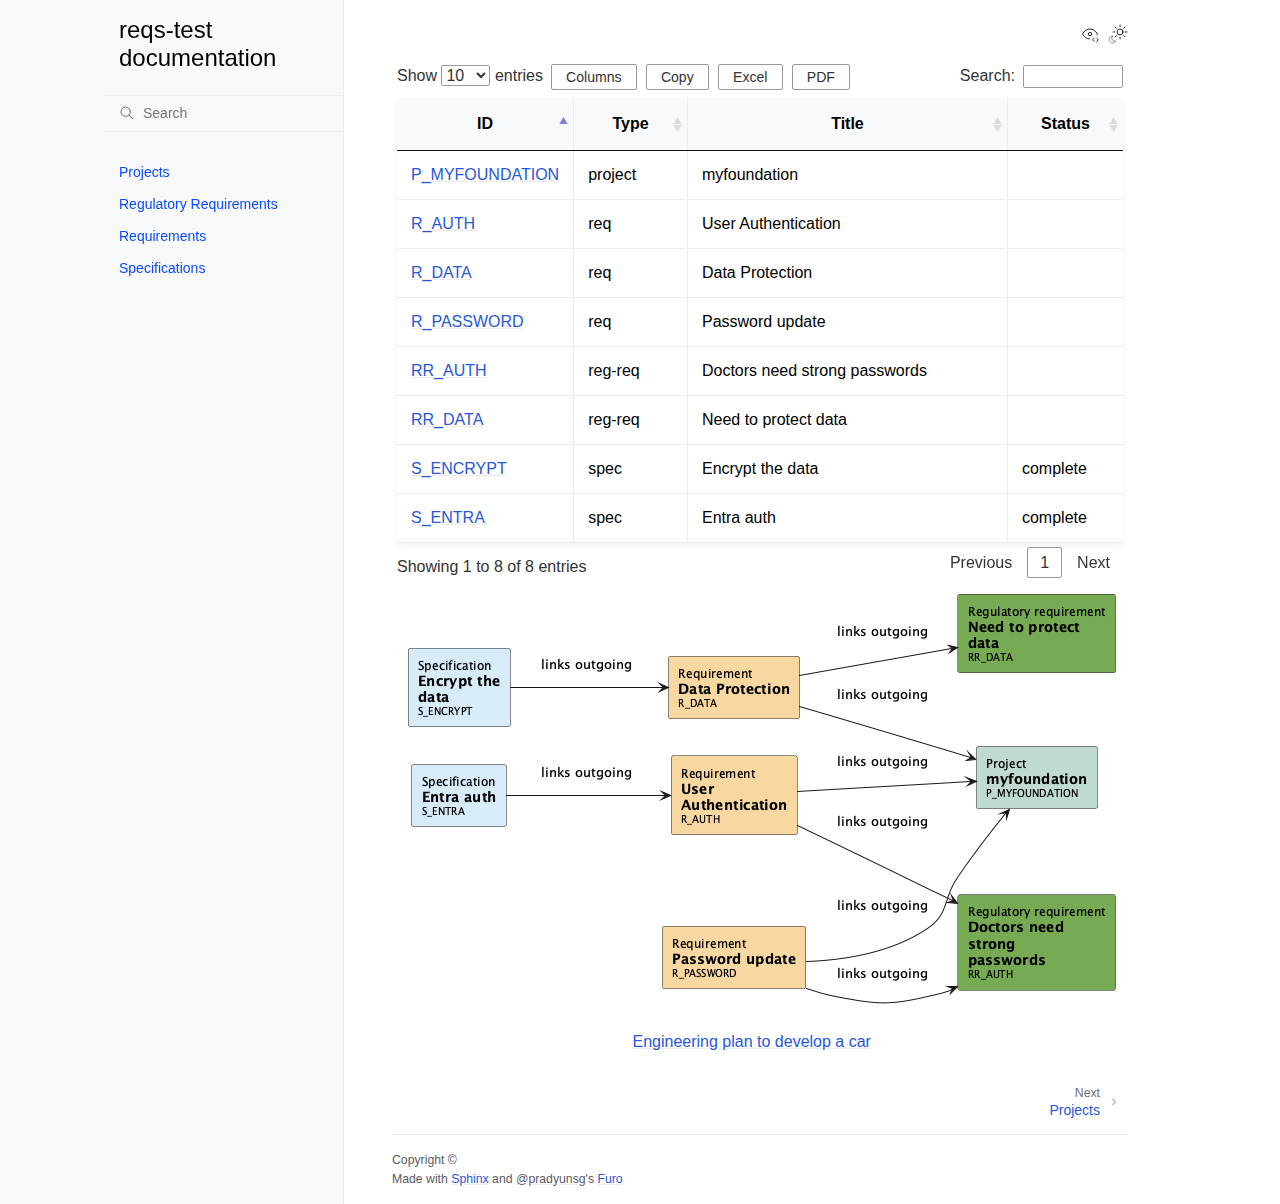
<file: _build/index.html>
<!doctype html>
<html class="no-js" lang="en" data-content_root="./">
  <head><meta charset="utf-8">
    <meta name="viewport" content="width=device-width,initial-scale=1">
    <meta name="color-scheme" content="light dark"><meta name="viewport" content="width=device-width, initial-scale=1" />
<link rel="index" title="Index" href="genindex.html"><link rel="search" title="Search" href="search.html"><link rel="next" title="Projects" href="projects.html">

    <!-- Generated with Sphinx 8.2.3 and Furo 2025.12.19 -->
        <title>reqs-test documentation</title>
      <link rel="stylesheet" type="text/css" href="_static/pygments.css?v=d111a655" />
    <link rel="stylesheet" type="text/css" href="_static/styles/furo.css?v=7bdb33bb" />
    <link rel="stylesheet" type="text/css" href="_static/graphviz.css?v=4ae1632d" />
    <link rel="stylesheet" type="text/css" href="_static/sphinx-data-viewer/jsonview.bundle.css?v=f6ef2277" />
    <link rel="stylesheet" type="text/css" href="_static/sphinx-needs/libs/html/datatables.min.css?v=4b4fd840" />
    <link rel="stylesheet" type="text/css" href="_static/sphinx-needs/common_css/need_style.css?v=92936fa5" />
    <link rel="stylesheet" type="text/css" href="_static/sphinx-needs/common_css/need_core.css?v=f5b60a78" />
    <link rel="stylesheet" type="text/css" href="_static/sphinx-needs/common_css/needstable.css?v=5e1b6797" />
    <link rel="stylesheet" type="text/css" href="_static/sphinx-needs/common_css/need_links.css?v=2150a916" />
    <link rel="stylesheet" type="text/css" href="_static/sphinx-needs/common_css/need_toggle.css?v=5c6620df" />
    <link rel="stylesheet" type="text/css" href="_static/sphinx-needs/modern.css?v=803738c0" />
    <link rel="stylesheet" type="text/css" href="_static/styles/furo-extensions.css?v=8dab3a3b" />
    
    


<style>
  body {
    --color-code-background: #f2f2f2;
  --color-code-foreground: #1e1e1e;
  
  }
  @media not print {
    body[data-theme="dark"] {
      --color-code-background: #202020;
  --color-code-foreground: #d0d0d0;
  
    }
    @media (prefers-color-scheme: dark) {
      body:not([data-theme="light"]) {
        --color-code-background: #202020;
  --color-code-foreground: #d0d0d0;
  
      }
    }
  }
</style></head>
  <body>
    
    <script>
      document.body.dataset.theme = localStorage.getItem("theme") || "auto";
    </script>
    

<svg xmlns="http://www.w3.org/2000/svg" style="display: none;">
  <symbol id="svg-toc" viewBox="0 0 24 24">
    <title>Contents</title>
    <svg stroke="currentColor" fill="currentColor" stroke-width="0" viewBox="0 0 1024 1024">
      <path d="M408 442h480c4.4 0 8-3.6 8-8v-56c0-4.4-3.6-8-8-8H408c-4.4 0-8 3.6-8 8v56c0 4.4 3.6 8 8 8zm-8 204c0 4.4 3.6 8 8 8h480c4.4 0 8-3.6 8-8v-56c0-4.4-3.6-8-8-8H408c-4.4 0-8 3.6-8 8v56zm504-486H120c-4.4 0-8 3.6-8 8v56c0 4.4 3.6 8 8 8h784c4.4 0 8-3.6 8-8v-56c0-4.4-3.6-8-8-8zm0 632H120c-4.4 0-8 3.6-8 8v56c0 4.4 3.6 8 8 8h784c4.4 0 8-3.6 8-8v-56c0-4.4-3.6-8-8-8zM115.4 518.9L271.7 642c5.8 4.6 14.4.5 14.4-6.9V388.9c0-7.4-8.5-11.5-14.4-6.9L115.4 505.1a8.74 8.74 0 0 0 0 13.8z"/>
    </svg>
  </symbol>
  <symbol id="svg-menu" viewBox="0 0 24 24">
    <title>Menu</title>
    <svg xmlns="http://www.w3.org/2000/svg" viewBox="0 0 24 24" fill="none" stroke="currentColor"
      stroke-width="2" stroke-linecap="round" stroke-linejoin="round" class="feather-menu">
      <line x1="3" y1="12" x2="21" y2="12"></line>
      <line x1="3" y1="6" x2="21" y2="6"></line>
      <line x1="3" y1="18" x2="21" y2="18"></line>
    </svg>
  </symbol>
  <symbol id="svg-arrow-right" viewBox="0 0 24 24">
    <title>Expand</title>
    <svg xmlns="http://www.w3.org/2000/svg" viewBox="0 0 24 24" fill="none" stroke="currentColor"
      stroke-width="2" stroke-linecap="round" stroke-linejoin="round" class="feather-chevron-right">
      <polyline points="9 18 15 12 9 6"></polyline>
    </svg>
  </symbol>
  <symbol id="svg-sun" viewBox="0 0 24 24">
    <title>Light mode</title>
    <svg xmlns="http://www.w3.org/2000/svg" viewBox="0 0 24 24" fill="none" stroke="currentColor"
      stroke-width="1" stroke-linecap="round" stroke-linejoin="round" class="feather-sun">
      <circle cx="12" cy="12" r="5"></circle>
      <line x1="12" y1="1" x2="12" y2="3"></line>
      <line x1="12" y1="21" x2="12" y2="23"></line>
      <line x1="4.22" y1="4.22" x2="5.64" y2="5.64"></line>
      <line x1="18.36" y1="18.36" x2="19.78" y2="19.78"></line>
      <line x1="1" y1="12" x2="3" y2="12"></line>
      <line x1="21" y1="12" x2="23" y2="12"></line>
      <line x1="4.22" y1="19.78" x2="5.64" y2="18.36"></line>
      <line x1="18.36" y1="5.64" x2="19.78" y2="4.22"></line>
    </svg>
  </symbol>
  <symbol id="svg-moon" viewBox="0 0 24 24">
    <title>Dark mode</title>
    <svg xmlns="http://www.w3.org/2000/svg" viewBox="0 0 24 24" fill="none" stroke="currentColor"
      stroke-width="1" stroke-linecap="round" stroke-linejoin="round" class="icon-tabler-moon">
      <path stroke="none" d="M0 0h24v24H0z" fill="none" />
      <path d="M12 3c.132 0 .263 0 .393 0a7.5 7.5 0 0 0 7.92 12.446a9 9 0 1 1 -8.313 -12.454z" />
    </svg>
  </symbol>
  <symbol id="svg-sun-with-moon" viewBox="0 0 24 24">
    <title>Auto light/dark, in light mode</title>
    <svg xmlns="http://www.w3.org/2000/svg" viewBox="0 0 24 24" fill="none" stroke="currentColor"
      stroke-width="1" stroke-linecap="round" stroke-linejoin="round"
      class="icon-custom-derived-from-feather-sun-and-tabler-moon">
      <path style="opacity: 50%" d="M 5.411 14.504 C 5.471 14.504 5.532 14.504 5.591 14.504 C 3.639 16.319 4.383 19.569 6.931 20.352 C 7.693 20.586 8.512 20.551 9.25 20.252 C 8.023 23.207 4.056 23.725 2.11 21.184 C 0.166 18.642 1.702 14.949 4.874 14.536 C 5.051 14.512 5.231 14.5 5.411 14.5 L 5.411 14.504 Z"/>
      <line x1="14.5" y1="3.25" x2="14.5" y2="1.25"/>
      <line x1="14.5" y1="15.85" x2="14.5" y2="17.85"/>
      <line x1="10.044" y1="5.094" x2="8.63" y2="3.68"/>
      <line x1="19" y1="14.05" x2="20.414" y2="15.464"/>
      <line x1="8.2" y1="9.55" x2="6.2" y2="9.55"/>
      <line x1="20.8" y1="9.55" x2="22.8" y2="9.55"/>
      <line x1="10.044" y1="14.006" x2="8.63" y2="15.42"/>
      <line x1="19" y1="5.05" x2="20.414" y2="3.636"/>
      <circle cx="14.5" cy="9.55" r="3.6"/>
    </svg>
  </symbol>
  <symbol id="svg-moon-with-sun" viewBox="0 0 24 24">
    <title>Auto light/dark, in dark mode</title>
    <svg xmlns="http://www.w3.org/2000/svg" viewBox="0 0 24 24" fill="none" stroke="currentColor"
      stroke-width="1" stroke-linecap="round" stroke-linejoin="round"
      class="icon-custom-derived-from-feather-sun-and-tabler-moon">
      <path d="M 8.282 7.007 C 8.385 7.007 8.494 7.007 8.595 7.007 C 5.18 10.184 6.481 15.869 10.942 17.24 C 12.275 17.648 13.706 17.589 15 17.066 C 12.851 22.236 5.91 23.143 2.505 18.696 C -0.897 14.249 1.791 7.786 7.342 7.063 C 7.652 7.021 7.965 7 8.282 7 L 8.282 7.007 Z"/>
      <line style="opacity: 50%" x1="18" y1="3.705" x2="18" y2="2.5"/>
      <line style="opacity: 50%" x1="18" y1="11.295" x2="18" y2="12.5"/>
      <line style="opacity: 50%" x1="15.316" y1="4.816" x2="14.464" y2="3.964"/>
      <line style="opacity: 50%" x1="20.711" y1="10.212" x2="21.563" y2="11.063"/>
      <line style="opacity: 50%" x1="14.205" y1="7.5" x2="13.001" y2="7.5"/>
      <line style="opacity: 50%" x1="21.795" y1="7.5" x2="23" y2="7.5"/>
      <line style="opacity: 50%" x1="15.316" y1="10.184" x2="14.464" y2="11.036"/>
      <line style="opacity: 50%" x1="20.711" y1="4.789" x2="21.563" y2="3.937"/>
      <circle style="opacity: 50%" cx="18" cy="7.5" r="2.169"/>
    </svg>
  </symbol>
  <symbol id="svg-pencil" viewBox="0 0 24 24">
    <svg xmlns="http://www.w3.org/2000/svg" viewBox="0 0 24 24" fill="none" stroke="currentColor"
      stroke-width="1" stroke-linecap="round" stroke-linejoin="round" class="icon-tabler-pencil-code">
      <path d="M4 20h4l10.5 -10.5a2.828 2.828 0 1 0 -4 -4l-10.5 10.5v4" />
      <path d="M13.5 6.5l4 4" />
      <path d="M20 21l2 -2l-2 -2" />
      <path d="M17 17l-2 2l2 2" />
    </svg>
  </symbol>
  <symbol id="svg-eye" viewBox="0 0 24 24">
    <svg xmlns="http://www.w3.org/2000/svg" viewBox="0 0 24 24" fill="none" stroke="currentColor"
      stroke-width="1" stroke-linecap="round" stroke-linejoin="round" class="icon-tabler-eye-code">
      <path stroke="none" d="M0 0h24v24H0z" fill="none" />
      <path d="M10 12a2 2 0 1 0 4 0a2 2 0 0 0 -4 0" />
      <path
        d="M11.11 17.958c-3.209 -.307 -5.91 -2.293 -8.11 -5.958c2.4 -4 5.4 -6 9 -6c3.6 0 6.6 2 9 6c-.21 .352 -.427 .688 -.647 1.008" />
      <path d="M20 21l2 -2l-2 -2" />
      <path d="M17 17l-2 2l2 2" />
    </svg>
  </symbol>
</svg>

<input type="checkbox" class="sidebar-toggle" name="__navigation" id="__navigation" aria-label="Toggle site navigation sidebar">
<input type="checkbox" class="sidebar-toggle" name="__toc" id="__toc" aria-label="Toggle table of contents sidebar">
<label class="overlay sidebar-overlay" for="__navigation"></label>
<label class="overlay toc-overlay" for="__toc"></label>

<a class="skip-to-content muted-link" href="#furo-main-content">Skip to content</a>



<div class="page">
  <header class="mobile-header">
    <div class="header-left">
      <label class="nav-overlay-icon" for="__navigation">
        <span class="icon"><svg><use href="#svg-menu"></use></svg></span>
      </label>
    </div>
    <div class="header-center">
      <a href="#"><div class="brand">reqs-test  documentation</div></a>
    </div>
    <div class="header-right">
      <div class="theme-toggle-container theme-toggle-header">
        <button class="theme-toggle" aria-label="Toggle Light / Dark / Auto color theme">
          <svg class="theme-icon-when-auto-light"><use href="#svg-sun-with-moon"></use></svg>
          <svg class="theme-icon-when-auto-dark"><use href="#svg-moon-with-sun"></use></svg>
          <svg class="theme-icon-when-dark"><use href="#svg-moon"></use></svg>
          <svg class="theme-icon-when-light"><use href="#svg-sun"></use></svg>
        </button>
      </div>
      <label class="toc-overlay-icon toc-header-icon no-toc" for="__toc">
        <span class="icon"><svg><use href="#svg-toc"></use></svg></span>
      </label>
    </div>
  </header>
  <aside class="sidebar-drawer">
    <div class="sidebar-container">
      
      <div class="sidebar-sticky"><a class="sidebar-brand" href="#">
  
  <span class="sidebar-brand-text">reqs-test  documentation</span>
  
</a><form class="sidebar-search-container" method="get" action="search.html" role="search">
  <input class="sidebar-search" placeholder="Search" name="q" aria-label="Search">
  <input type="hidden" name="check_keywords" value="yes">
  <input type="hidden" name="area" value="default">
</form>
<div id="searchbox"></div><div class="sidebar-scroll"><div class="sidebar-tree">
  <ul>
<li class="toctree-l1"><a class="reference internal" href="projects.html">Projects</a></li>
<li class="toctree-l1"><a class="reference internal" href="regulatory_requirements.html">Regulatory Requirements</a></li>
<li class="toctree-l1"><a class="reference internal" href="requirements.html">Requirements</a></li>
<li class="toctree-l1"><a class="reference internal" href="specs.html">Specifications</a></li>
</ul>

</div>
</div>

      </div>
      
    </div>
  </aside>
  <div class="main">
    <div class="content">
      <div class="article-container">
        <a href="#" class="back-to-top muted-link">
          <svg xmlns="http://www.w3.org/2000/svg" viewBox="0 0 24 24">
            <path d="M13 20h-2V8l-5.5 5.5-1.42-1.42L12 4.16l7.92 7.92-1.42 1.42L13 8v12z"></path>
          </svg>
          <span>Back to top</span>
        </a>
        <div class="content-icon-container">
          <div class="view-this-page">
  <a class="muted-link" href="_sources/index.rst.txt" title="View this page">
    <svg><use href="#svg-eye"></use></svg>
    <span class="visually-hidden">View this page</span>
  </a>
</div>
<div class="theme-toggle-container theme-toggle-content">
            <button class="theme-toggle" aria-label="Toggle Light / Dark / Auto color theme">
              <svg class="theme-icon-when-auto-light"><use href="#svg-sun-with-moon"></use></svg>
              <svg class="theme-icon-when-auto-dark"><use href="#svg-moon-with-sun"></use></svg>
              <svg class="theme-icon-when-dark"><use href="#svg-moon"></use></svg>
              <svg class="theme-icon-when-light"><use href="#svg-sun"></use></svg>
            </button>
          </div>
          <label class="toc-overlay-icon toc-content-icon no-toc" for="__toc">
            <span class="icon"><svg><use href="#svg-toc"></use></svg></span>
          </label>
        </div>
        <article role="main" id="furo-main-content">
          <div class="toctree-wrapper compound">
</div>
<span id="needtable-index-0"></span><table class="NEEDS_DATATABLES docutils align-default" id="needtable-index-0-table_node">
<colgroup>
<col style="width: 16.7%" />
<col style="width: 16.7%" />
<col style="width: 50.0%" />
<col style="width: 16.7%" />
</colgroup>
<thead>
<tr class="row-odd"><th class="head"><p>ID</p></th>
<th class="head"><p>Type</p></th>
<th class="head"><p>Title</p></th>
<th class="head"><p>Status</p></th>
</tr>
</thead>
<tbody>
<tr class="need row-even"><td class="needs_id"><p><a class="reference internal" href="projects.html#P_MYFOUNDATION">P_MYFOUNDATION</a></p></td>
<td class="needs_type"><p>project</p></td>
<td class="needs_title"><p>myfoundation</p></td>
<td class="needs_status"><p></p></td>
</tr>
<tr class="need row-odd"><td class="needs_id"><p><a class="reference internal" href="requirements.html#R_AUTH">R_AUTH</a></p></td>
<td class="needs_type"><p>req</p></td>
<td class="needs_title"><p>User Authentication</p></td>
<td class="needs_status"><p></p></td>
</tr>
<tr class="need row-even"><td class="needs_id"><p><a class="reference internal" href="requirements.html#R_DATA">R_DATA</a></p></td>
<td class="needs_type"><p>req</p></td>
<td class="needs_title"><p>Data Protection</p></td>
<td class="needs_status"><p></p></td>
</tr>
<tr class="need row-odd"><td class="needs_id"><p><a class="reference internal" href="requirements.html#R_PASSWORD">R_PASSWORD</a></p></td>
<td class="needs_type"><p>req</p></td>
<td class="needs_title"><p>Password update</p></td>
<td class="needs_status"><p></p></td>
</tr>
<tr class="need row-even"><td class="needs_id"><p><a class="reference internal" href="regulatory_requirements.html#RR_AUTH">RR_AUTH</a></p></td>
<td class="needs_type"><p>reg-req</p></td>
<td class="needs_title"><p>Doctors need strong passwords</p></td>
<td class="needs_status"><p></p></td>
</tr>
<tr class="need row-odd"><td class="needs_id"><p><a class="reference internal" href="regulatory_requirements.html#RR_DATA">RR_DATA</a></p></td>
<td class="needs_type"><p>reg-req</p></td>
<td class="needs_title"><p>Need to protect data</p></td>
<td class="needs_status"><p></p></td>
</tr>
<tr class="need row-even"><td class="needs_id"><p><a class="reference internal" href="specs.html#S_ENCRYPT">S_ENCRYPT</a></p></td>
<td class="needs_type"><p>spec</p></td>
<td class="needs_title"><p>Encrypt the data</p></td>
<td class="needs_status"><p>complete</p></td>
</tr>
<tr class="need row-odd"><td class="needs_id"><p><a class="reference internal" href="specs.html#S_ENTRA">S_ENTRA</a></p></td>
<td class="needs_type"><p>spec</p></td>
<td class="needs_title"><p>Entra auth</p></td>
<td class="needs_status"><p>complete</p></td>
</tr>
</tbody>
</table>
<figure class="align-center" id="needflow-index-0">
<p class="plantuml">
<a href="_images/plantuml-64833dd171a26a5fcf7861e0c2ac68070bc5e9e1.png"><img src="_images/plantuml-64833dd171a26a5fcf7861e0c2ac68070bc5e9e1.png" alt="Engineering plan to develop a car" style="width: 719.0px; height: 424.0px"/></a>
</p>
<figcaption>
<p><span class="caption-text"><a class="reference external" href="_images/plantuml-64833dd171a26a5fcf7861e0c2ac68070bc5e9e1.png">Engineering plan to develop a car</a></span><a class="headerlink" href="#needflow-index-0" title="Link to this image">¶</a></p>
</figcaption>
</figure>

        </article>
      </div>
      <footer>
        
        <div class="related-pages">
          <a class="next-page" href="projects.html">
              <div class="page-info">
                <div class="context">
                  <span>Next</span>
                </div>
                <div class="title">Projects</div>
              </div>
              <svg class="furo-related-icon"><use href="#svg-arrow-right"></use></svg>
            </a>
          
        </div>
        <div class="bottom-of-page">
          <div class="left-details">
            <div class="copyright">
                Copyright &#169; 
            </div>
            Made with <a href="https://www.sphinx-doc.org/">Sphinx</a> and <a class="muted-link" href="https://pradyunsg.me">@pradyunsg</a>'s
            
            <a href="https://github.com/pradyunsg/furo">Furo</a>
            
          </div>
          <div class="right-details">
            
          </div>
        </div>
        
      </footer>
    </div>
    <aside class="toc-drawer no-toc">
      
      
      
    </aside>
  </div>
</div><script src="_static/jquery.js?v=5d32c60e"></script>
    <script src="_static/_sphinx_javascript_frameworks_compat.js?v=2cd50e6c"></script>
    <script src="_static/documentation_options.js?v=5929fcd5"></script>
    <script src="_static/doctools.js?v=9bcbadda"></script>
    <script src="_static/sphinx_highlight.js?v=dc90522c"></script>
    <script src="_static/scripts/furo.js?v=46bd48cc"></script>
    <script src="_static/sphinx-data-viewer/jsonview.bundle.js?v=18cd53c5"></script>
    <script src="_static/sphinx-data-viewer/jsonview_loader.js?v=f7ff7e7d"></script>
    <script src="_static/sphinx-needs/libs/html/datatables.min.js?v=8a4aee21"></script>
    <script src="_static/sphinx-needs/libs/html/datatables_loader.js?v=a2cae175"></script>
    <script src="_static/sphinx-needs/libs/html/sphinx_needs_collapse.js?v=dca66431"></script>
    </body>
</html>
</file>
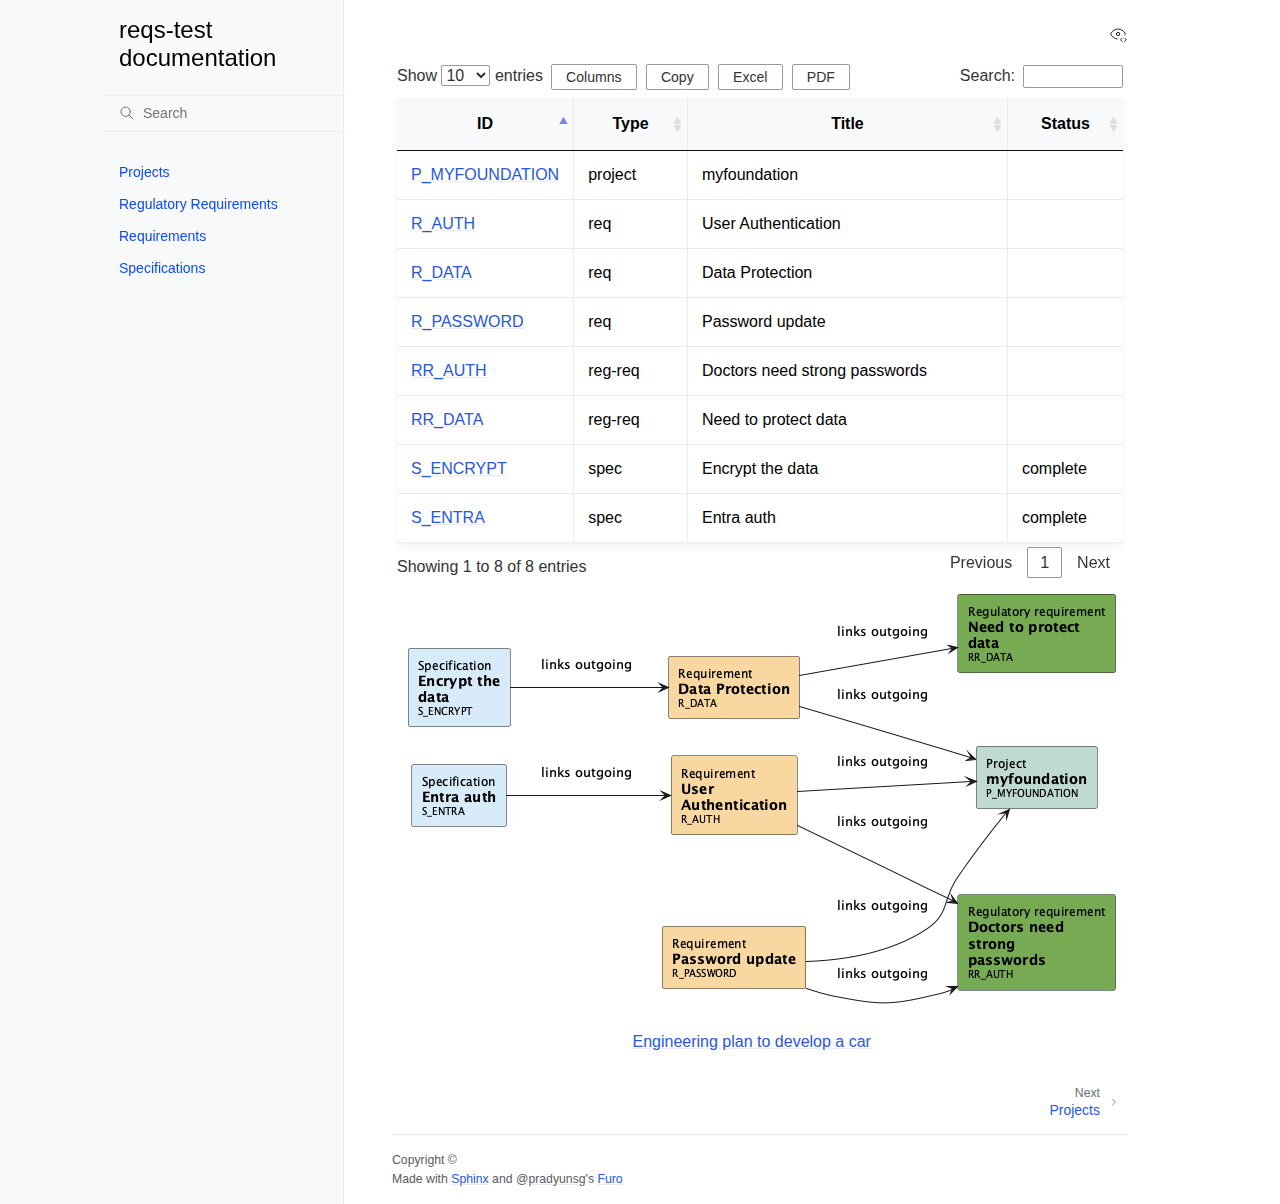
<file: docs/index.html>
<!doctype html>
<html class="no-js" lang="en" data-content_root="./">
  <head><meta charset="utf-8">
    <meta name="viewport" content="width=device-width,initial-scale=1">
    <meta name="color-scheme" content="light dark"><meta name="viewport" content="width=device-width, initial-scale=1" />
<link rel="index" title="Index" href="genindex.html"><link rel="search" title="Search" href="search.html"><link rel="next" title="Projects" href="projects.html">

    <!-- Generated with Sphinx 8.2.3 and Furo 2025.12.19 -->
        <title>reqs-test documentation</title>
      <link rel="stylesheet" type="text/css" href="_static/pygments.css?v=d111a655" />
    <link rel="stylesheet" type="text/css" href="_static/styles/furo.css?v=7bdb33bb" />
    <link rel="stylesheet" type="text/css" href="_static/graphviz.css?v=4ae1632d" />
    <link rel="stylesheet" type="text/css" href="_static/sphinx-data-viewer/jsonview.bundle.css?v=f6ef2277" />
    <link rel="stylesheet" type="text/css" href="_static/sphinx-needs/libs/html/datatables.min.css?v=4b4fd840" />
    <link rel="stylesheet" type="text/css" href="_static/sphinx-needs/common_css/need_style.css?v=92936fa5" />
    <link rel="stylesheet" type="text/css" href="_static/sphinx-needs/common_css/need_core.css?v=f5b60a78" />
    <link rel="stylesheet" type="text/css" href="_static/sphinx-needs/common_css/needstable.css?v=5e1b6797" />
    <link rel="stylesheet" type="text/css" href="_static/sphinx-needs/common_css/need_links.css?v=2150a916" />
    <link rel="stylesheet" type="text/css" href="_static/sphinx-needs/common_css/need_toggle.css?v=5c6620df" />
    <link rel="stylesheet" type="text/css" href="_static/sphinx-needs/modern.css?v=803738c0" />
    <link rel="stylesheet" type="text/css" href="_static/styles/furo-extensions.css?v=8dab3a3b" />
    <link rel="stylesheet" type="text/css" href="_static/force-light.css?v=65b7b0a2" />
    
    


<style>
  body {
    --color-code-background: #f2f2f2;
  --color-code-foreground: #1e1e1e;
  
  }
  @media not print {
    body[data-theme="dark"] {
      --color-code-background: #202020;
  --color-code-foreground: #d0d0d0;
  
    }
    @media (prefers-color-scheme: dark) {
      body:not([data-theme="light"]) {
        --color-code-background: #202020;
  --color-code-foreground: #d0d0d0;
  
      }
    }
  }
</style></head>
  <body>
    
    <script>
      document.body.dataset.theme = localStorage.getItem("theme") || "auto";
    </script>
    

<svg xmlns="http://www.w3.org/2000/svg" style="display: none;">
  <symbol id="svg-toc" viewBox="0 0 24 24">
    <title>Contents</title>
    <svg stroke="currentColor" fill="currentColor" stroke-width="0" viewBox="0 0 1024 1024">
      <path d="M408 442h480c4.4 0 8-3.6 8-8v-56c0-4.4-3.6-8-8-8H408c-4.4 0-8 3.6-8 8v56c0 4.4 3.6 8 8 8zm-8 204c0 4.4 3.6 8 8 8h480c4.4 0 8-3.6 8-8v-56c0-4.4-3.6-8-8-8H408c-4.4 0-8 3.6-8 8v56zm504-486H120c-4.4 0-8 3.6-8 8v56c0 4.4 3.6 8 8 8h784c4.4 0 8-3.6 8-8v-56c0-4.4-3.6-8-8-8zm0 632H120c-4.4 0-8 3.6-8 8v56c0 4.4 3.6 8 8 8h784c4.4 0 8-3.6 8-8v-56c0-4.4-3.6-8-8-8zM115.4 518.9L271.7 642c5.8 4.6 14.4.5 14.4-6.9V388.9c0-7.4-8.5-11.5-14.4-6.9L115.4 505.1a8.74 8.74 0 0 0 0 13.8z"/>
    </svg>
  </symbol>
  <symbol id="svg-menu" viewBox="0 0 24 24">
    <title>Menu</title>
    <svg xmlns="http://www.w3.org/2000/svg" viewBox="0 0 24 24" fill="none" stroke="currentColor"
      stroke-width="2" stroke-linecap="round" stroke-linejoin="round" class="feather-menu">
      <line x1="3" y1="12" x2="21" y2="12"></line>
      <line x1="3" y1="6" x2="21" y2="6"></line>
      <line x1="3" y1="18" x2="21" y2="18"></line>
    </svg>
  </symbol>
  <symbol id="svg-arrow-right" viewBox="0 0 24 24">
    <title>Expand</title>
    <svg xmlns="http://www.w3.org/2000/svg" viewBox="0 0 24 24" fill="none" stroke="currentColor"
      stroke-width="2" stroke-linecap="round" stroke-linejoin="round" class="feather-chevron-right">
      <polyline points="9 18 15 12 9 6"></polyline>
    </svg>
  </symbol>
  <symbol id="svg-sun" viewBox="0 0 24 24">
    <title>Light mode</title>
    <svg xmlns="http://www.w3.org/2000/svg" viewBox="0 0 24 24" fill="none" stroke="currentColor"
      stroke-width="1" stroke-linecap="round" stroke-linejoin="round" class="feather-sun">
      <circle cx="12" cy="12" r="5"></circle>
      <line x1="12" y1="1" x2="12" y2="3"></line>
      <line x1="12" y1="21" x2="12" y2="23"></line>
      <line x1="4.22" y1="4.22" x2="5.64" y2="5.64"></line>
      <line x1="18.36" y1="18.36" x2="19.78" y2="19.78"></line>
      <line x1="1" y1="12" x2="3" y2="12"></line>
      <line x1="21" y1="12" x2="23" y2="12"></line>
      <line x1="4.22" y1="19.78" x2="5.64" y2="18.36"></line>
      <line x1="18.36" y1="5.64" x2="19.78" y2="4.22"></line>
    </svg>
  </symbol>
  <symbol id="svg-moon" viewBox="0 0 24 24">
    <title>Dark mode</title>
    <svg xmlns="http://www.w3.org/2000/svg" viewBox="0 0 24 24" fill="none" stroke="currentColor"
      stroke-width="1" stroke-linecap="round" stroke-linejoin="round" class="icon-tabler-moon">
      <path stroke="none" d="M0 0h24v24H0z" fill="none" />
      <path d="M12 3c.132 0 .263 0 .393 0a7.5 7.5 0 0 0 7.92 12.446a9 9 0 1 1 -8.313 -12.454z" />
    </svg>
  </symbol>
  <symbol id="svg-sun-with-moon" viewBox="0 0 24 24">
    <title>Auto light/dark, in light mode</title>
    <svg xmlns="http://www.w3.org/2000/svg" viewBox="0 0 24 24" fill="none" stroke="currentColor"
      stroke-width="1" stroke-linecap="round" stroke-linejoin="round"
      class="icon-custom-derived-from-feather-sun-and-tabler-moon">
      <path style="opacity: 50%" d="M 5.411 14.504 C 5.471 14.504 5.532 14.504 5.591 14.504 C 3.639 16.319 4.383 19.569 6.931 20.352 C 7.693 20.586 8.512 20.551 9.25 20.252 C 8.023 23.207 4.056 23.725 2.11 21.184 C 0.166 18.642 1.702 14.949 4.874 14.536 C 5.051 14.512 5.231 14.5 5.411 14.5 L 5.411 14.504 Z"/>
      <line x1="14.5" y1="3.25" x2="14.5" y2="1.25"/>
      <line x1="14.5" y1="15.85" x2="14.5" y2="17.85"/>
      <line x1="10.044" y1="5.094" x2="8.63" y2="3.68"/>
      <line x1="19" y1="14.05" x2="20.414" y2="15.464"/>
      <line x1="8.2" y1="9.55" x2="6.2" y2="9.55"/>
      <line x1="20.8" y1="9.55" x2="22.8" y2="9.55"/>
      <line x1="10.044" y1="14.006" x2="8.63" y2="15.42"/>
      <line x1="19" y1="5.05" x2="20.414" y2="3.636"/>
      <circle cx="14.5" cy="9.55" r="3.6"/>
    </svg>
  </symbol>
  <symbol id="svg-moon-with-sun" viewBox="0 0 24 24">
    <title>Auto light/dark, in dark mode</title>
    <svg xmlns="http://www.w3.org/2000/svg" viewBox="0 0 24 24" fill="none" stroke="currentColor"
      stroke-width="1" stroke-linecap="round" stroke-linejoin="round"
      class="icon-custom-derived-from-feather-sun-and-tabler-moon">
      <path d="M 8.282 7.007 C 8.385 7.007 8.494 7.007 8.595 7.007 C 5.18 10.184 6.481 15.869 10.942 17.24 C 12.275 17.648 13.706 17.589 15 17.066 C 12.851 22.236 5.91 23.143 2.505 18.696 C -0.897 14.249 1.791 7.786 7.342 7.063 C 7.652 7.021 7.965 7 8.282 7 L 8.282 7.007 Z"/>
      <line style="opacity: 50%" x1="18" y1="3.705" x2="18" y2="2.5"/>
      <line style="opacity: 50%" x1="18" y1="11.295" x2="18" y2="12.5"/>
      <line style="opacity: 50%" x1="15.316" y1="4.816" x2="14.464" y2="3.964"/>
      <line style="opacity: 50%" x1="20.711" y1="10.212" x2="21.563" y2="11.063"/>
      <line style="opacity: 50%" x1="14.205" y1="7.5" x2="13.001" y2="7.5"/>
      <line style="opacity: 50%" x1="21.795" y1="7.5" x2="23" y2="7.5"/>
      <line style="opacity: 50%" x1="15.316" y1="10.184" x2="14.464" y2="11.036"/>
      <line style="opacity: 50%" x1="20.711" y1="4.789" x2="21.563" y2="3.937"/>
      <circle style="opacity: 50%" cx="18" cy="7.5" r="2.169"/>
    </svg>
  </symbol>
  <symbol id="svg-pencil" viewBox="0 0 24 24">
    <svg xmlns="http://www.w3.org/2000/svg" viewBox="0 0 24 24" fill="none" stroke="currentColor"
      stroke-width="1" stroke-linecap="round" stroke-linejoin="round" class="icon-tabler-pencil-code">
      <path d="M4 20h4l10.5 -10.5a2.828 2.828 0 1 0 -4 -4l-10.5 10.5v4" />
      <path d="M13.5 6.5l4 4" />
      <path d="M20 21l2 -2l-2 -2" />
      <path d="M17 17l-2 2l2 2" />
    </svg>
  </symbol>
  <symbol id="svg-eye" viewBox="0 0 24 24">
    <svg xmlns="http://www.w3.org/2000/svg" viewBox="0 0 24 24" fill="none" stroke="currentColor"
      stroke-width="1" stroke-linecap="round" stroke-linejoin="round" class="icon-tabler-eye-code">
      <path stroke="none" d="M0 0h24v24H0z" fill="none" />
      <path d="M10 12a2 2 0 1 0 4 0a2 2 0 0 0 -4 0" />
      <path
        d="M11.11 17.958c-3.209 -.307 -5.91 -2.293 -8.11 -5.958c2.4 -4 5.4 -6 9 -6c3.6 0 6.6 2 9 6c-.21 .352 -.427 .688 -.647 1.008" />
      <path d="M20 21l2 -2l-2 -2" />
      <path d="M17 17l-2 2l2 2" />
    </svg>
  </symbol>
</svg>

<input type="checkbox" class="sidebar-toggle" name="__navigation" id="__navigation" aria-label="Toggle site navigation sidebar">
<input type="checkbox" class="sidebar-toggle" name="__toc" id="__toc" aria-label="Toggle table of contents sidebar">
<label class="overlay sidebar-overlay" for="__navigation"></label>
<label class="overlay toc-overlay" for="__toc"></label>

<a class="skip-to-content muted-link" href="#furo-main-content">Skip to content</a>



<div class="page">
  <header class="mobile-header">
    <div class="header-left">
      <label class="nav-overlay-icon" for="__navigation">
        <span class="icon"><svg><use href="#svg-menu"></use></svg></span>
      </label>
    </div>
    <div class="header-center">
      <a href="#"><div class="brand">reqs-test  documentation</div></a>
    </div>
    <div class="header-right">
      <div class="theme-toggle-container theme-toggle-header">
        <button class="theme-toggle" aria-label="Toggle Light / Dark / Auto color theme">
          <svg class="theme-icon-when-auto-light"><use href="#svg-sun-with-moon"></use></svg>
          <svg class="theme-icon-when-auto-dark"><use href="#svg-moon-with-sun"></use></svg>
          <svg class="theme-icon-when-dark"><use href="#svg-moon"></use></svg>
          <svg class="theme-icon-when-light"><use href="#svg-sun"></use></svg>
        </button>
      </div>
      <label class="toc-overlay-icon toc-header-icon no-toc" for="__toc">
        <span class="icon"><svg><use href="#svg-toc"></use></svg></span>
      </label>
    </div>
  </header>
  <aside class="sidebar-drawer">
    <div class="sidebar-container">
      
      <div class="sidebar-sticky"><a class="sidebar-brand" href="#">
  
  <span class="sidebar-brand-text">reqs-test  documentation</span>
  
</a><form class="sidebar-search-container" method="get" action="search.html" role="search">
  <input class="sidebar-search" placeholder="Search" name="q" aria-label="Search">
  <input type="hidden" name="check_keywords" value="yes">
  <input type="hidden" name="area" value="default">
</form>
<div id="searchbox"></div><div class="sidebar-scroll"><div class="sidebar-tree">
  <ul>
<li class="toctree-l1"><a class="reference internal" href="projects.html">Projects</a></li>
<li class="toctree-l1"><a class="reference internal" href="regulatory_requirements.html">Regulatory Requirements</a></li>
<li class="toctree-l1"><a class="reference internal" href="requirements.html">Requirements</a></li>
<li class="toctree-l1"><a class="reference internal" href="specs.html">Specifications</a></li>
</ul>

</div>
</div>

      </div>
      
    </div>
  </aside>
  <div class="main">
    <div class="content">
      <div class="article-container">
        <a href="#" class="back-to-top muted-link">
          <svg xmlns="http://www.w3.org/2000/svg" viewBox="0 0 24 24">
            <path d="M13 20h-2V8l-5.5 5.5-1.42-1.42L12 4.16l7.92 7.92-1.42 1.42L13 8v12z"></path>
          </svg>
          <span>Back to top</span>
        </a>
        <div class="content-icon-container">
          <div class="view-this-page">
  <a class="muted-link" href="_sources/index.rst.txt" title="View this page">
    <svg><use href="#svg-eye"></use></svg>
    <span class="visually-hidden">View this page</span>
  </a>
</div>
<div class="theme-toggle-container theme-toggle-content">
            <button class="theme-toggle" aria-label="Toggle Light / Dark / Auto color theme">
              <svg class="theme-icon-when-auto-light"><use href="#svg-sun-with-moon"></use></svg>
              <svg class="theme-icon-when-auto-dark"><use href="#svg-moon-with-sun"></use></svg>
              <svg class="theme-icon-when-dark"><use href="#svg-moon"></use></svg>
              <svg class="theme-icon-when-light"><use href="#svg-sun"></use></svg>
            </button>
          </div>
          <label class="toc-overlay-icon toc-content-icon no-toc" for="__toc">
            <span class="icon"><svg><use href="#svg-toc"></use></svg></span>
          </label>
        </div>
        <article role="main" id="furo-main-content">
          <div class="toctree-wrapper compound">
</div>
<span id="needtable-index-0"></span><table class="NEEDS_DATATABLES docutils align-default" id="needtable-index-0-table_node">
<colgroup>
<col style="width: 16.7%" />
<col style="width: 16.7%" />
<col style="width: 50.0%" />
<col style="width: 16.7%" />
</colgroup>
<thead>
<tr class="row-odd"><th class="head"><p>ID</p></th>
<th class="head"><p>Type</p></th>
<th class="head"><p>Title</p></th>
<th class="head"><p>Status</p></th>
</tr>
</thead>
<tbody>
<tr class="need row-even"><td class="needs_id"><p><a class="reference internal" href="projects.html#P_MYFOUNDATION">P_MYFOUNDATION</a></p></td>
<td class="needs_type"><p>project</p></td>
<td class="needs_title"><p>myfoundation</p></td>
<td class="needs_status"><p></p></td>
</tr>
<tr class="need row-odd"><td class="needs_id"><p><a class="reference internal" href="requirements.html#R_AUTH">R_AUTH</a></p></td>
<td class="needs_type"><p>req</p></td>
<td class="needs_title"><p>User Authentication</p></td>
<td class="needs_status"><p></p></td>
</tr>
<tr class="need row-even"><td class="needs_id"><p><a class="reference internal" href="requirements.html#R_DATA">R_DATA</a></p></td>
<td class="needs_type"><p>req</p></td>
<td class="needs_title"><p>Data Protection</p></td>
<td class="needs_status"><p></p></td>
</tr>
<tr class="need row-odd"><td class="needs_id"><p><a class="reference internal" href="requirements.html#R_PASSWORD">R_PASSWORD</a></p></td>
<td class="needs_type"><p>req</p></td>
<td class="needs_title"><p>Password update</p></td>
<td class="needs_status"><p></p></td>
</tr>
<tr class="need row-even"><td class="needs_id"><p><a class="reference internal" href="regulatory_requirements.html#RR_AUTH">RR_AUTH</a></p></td>
<td class="needs_type"><p>reg-req</p></td>
<td class="needs_title"><p>Doctors need strong passwords</p></td>
<td class="needs_status"><p></p></td>
</tr>
<tr class="need row-odd"><td class="needs_id"><p><a class="reference internal" href="regulatory_requirements.html#RR_DATA">RR_DATA</a></p></td>
<td class="needs_type"><p>reg-req</p></td>
<td class="needs_title"><p>Need to protect data</p></td>
<td class="needs_status"><p></p></td>
</tr>
<tr class="need row-even"><td class="needs_id"><p><a class="reference internal" href="specs.html#S_ENCRYPT">S_ENCRYPT</a></p></td>
<td class="needs_type"><p>spec</p></td>
<td class="needs_title"><p>Encrypt the data</p></td>
<td class="needs_status"><p>complete</p></td>
</tr>
<tr class="need row-odd"><td class="needs_id"><p><a class="reference internal" href="specs.html#S_ENTRA">S_ENTRA</a></p></td>
<td class="needs_type"><p>spec</p></td>
<td class="needs_title"><p>Entra auth</p></td>
<td class="needs_status"><p>complete</p></td>
</tr>
</tbody>
</table>
<figure class="align-center" id="needflow-index-0">
<p class="plantuml">
<a href="_images/plantuml-64833dd171a26a5fcf7861e0c2ac68070bc5e9e1.png"><img src="_images/plantuml-64833dd171a26a5fcf7861e0c2ac68070bc5e9e1.png" alt="Engineering plan to develop a car" style="width: 719.0px; height: 424.0px"/></a>
</p>
<figcaption>
<p><span class="caption-text"><a class="reference external" href="_images/plantuml-64833dd171a26a5fcf7861e0c2ac68070bc5e9e1.png">Engineering plan to develop a car</a></span><a class="headerlink" href="#needflow-index-0" title="Link to this image">¶</a></p>
</figcaption>
</figure>

        </article>
      </div>
      <footer>
        
        <div class="related-pages">
          <a class="next-page" href="projects.html">
              <div class="page-info">
                <div class="context">
                  <span>Next</span>
                </div>
                <div class="title">Projects</div>
              </div>
              <svg class="furo-related-icon"><use href="#svg-arrow-right"></use></svg>
            </a>
          
        </div>
        <div class="bottom-of-page">
          <div class="left-details">
            <div class="copyright">
                Copyright &#169; 
            </div>
            Made with <a href="https://www.sphinx-doc.org/">Sphinx</a> and <a class="muted-link" href="https://pradyunsg.me">@pradyunsg</a>'s
            
            <a href="https://github.com/pradyunsg/furo">Furo</a>
            
          </div>
          <div class="right-details">
            
          </div>
        </div>
        
      </footer>
    </div>
    <aside class="toc-drawer no-toc">
      
      
      
    </aside>
  </div>
</div><script src="_static/jquery.js?v=5d32c60e"></script>
    <script src="_static/_sphinx_javascript_frameworks_compat.js?v=2cd50e6c"></script>
    <script src="_static/documentation_options.js?v=5929fcd5"></script>
    <script src="_static/doctools.js?v=9bcbadda"></script>
    <script src="_static/sphinx_highlight.js?v=dc90522c"></script>
    <script src="_static/scripts/furo.js?v=46bd48cc"></script>
    <script src="_static/sphinx-data-viewer/jsonview.bundle.js?v=18cd53c5"></script>
    <script src="_static/sphinx-data-viewer/jsonview_loader.js?v=f7ff7e7d"></script>
    <script src="_static/sphinx-needs/libs/html/datatables.min.js?v=8a4aee21"></script>
    <script src="_static/sphinx-needs/libs/html/datatables_loader.js?v=a2cae175"></script>
    <script src="_static/sphinx-needs/libs/html/sphinx_needs_collapse.js?v=dca66431"></script>
    <script src="_static/force-light.js?v=db8344e7"></script>
    </body>
</html>
</file>
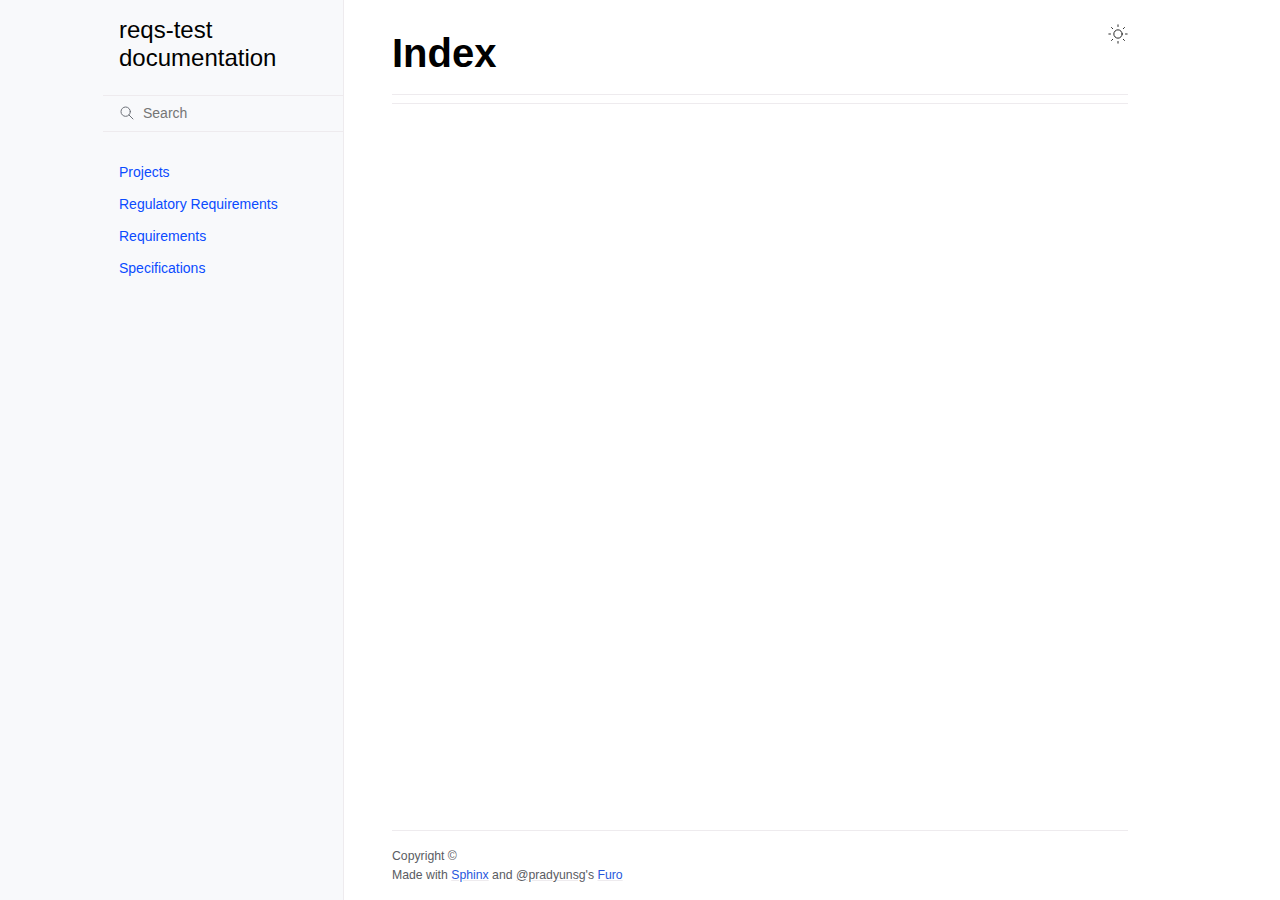
<file: _build/genindex.html>
<!doctype html>
<html class="no-js" lang="en" data-content_root="./">
  <head><meta charset="utf-8">
    <meta name="viewport" content="width=device-width,initial-scale=1">
    <meta name="color-scheme" content="light dark"><link rel="index" title="Index" href="#"><link rel="search" title="Search" href="search.html">

    <!-- Generated with Sphinx 8.2.3 and Furo 2025.12.19 --><title>Index - reqs-test documentation</title>
<link rel="stylesheet" type="text/css" href="_static/pygments.css?v=d111a655" />
    <link rel="stylesheet" type="text/css" href="_static/styles/furo.css?v=7bdb33bb" />
    <link rel="stylesheet" type="text/css" href="_static/graphviz.css?v=4ae1632d" />
    <link rel="stylesheet" type="text/css" href="_static/sphinx-data-viewer/jsonview.bundle.css?v=f6ef2277" />
    <link rel="stylesheet" type="text/css" href="_static/sphinx-needs/libs/html/datatables.min.css?v=4b4fd840" />
    <link rel="stylesheet" type="text/css" href="_static/sphinx-needs/common_css/need_style.css?v=92936fa5" />
    <link rel="stylesheet" type="text/css" href="_static/sphinx-needs/common_css/need_core.css?v=f5b60a78" />
    <link rel="stylesheet" type="text/css" href="_static/sphinx-needs/common_css/needstable.css?v=5e1b6797" />
    <link rel="stylesheet" type="text/css" href="_static/sphinx-needs/common_css/need_links.css?v=2150a916" />
    <link rel="stylesheet" type="text/css" href="_static/sphinx-needs/common_css/need_toggle.css?v=5c6620df" />
    <link rel="stylesheet" type="text/css" href="_static/sphinx-needs/modern.css?v=803738c0" />
    <link rel="stylesheet" type="text/css" href="_static/styles/furo-extensions.css?v=8dab3a3b" />
    
    


<style>
  body {
    --color-code-background: #f2f2f2;
  --color-code-foreground: #1e1e1e;
  
  }
  @media not print {
    body[data-theme="dark"] {
      --color-code-background: #202020;
  --color-code-foreground: #d0d0d0;
  
    }
    @media (prefers-color-scheme: dark) {
      body:not([data-theme="light"]) {
        --color-code-background: #202020;
  --color-code-foreground: #d0d0d0;
  
      }
    }
  }
</style></head>
  <body>
    
    <script>
      document.body.dataset.theme = localStorage.getItem("theme") || "auto";
    </script>
    

<svg xmlns="http://www.w3.org/2000/svg" style="display: none;">
  <symbol id="svg-toc" viewBox="0 0 24 24">
    <title>Contents</title>
    <svg stroke="currentColor" fill="currentColor" stroke-width="0" viewBox="0 0 1024 1024">
      <path d="M408 442h480c4.4 0 8-3.6 8-8v-56c0-4.4-3.6-8-8-8H408c-4.4 0-8 3.6-8 8v56c0 4.4 3.6 8 8 8zm-8 204c0 4.4 3.6 8 8 8h480c4.4 0 8-3.6 8-8v-56c0-4.4-3.6-8-8-8H408c-4.4 0-8 3.6-8 8v56zm504-486H120c-4.4 0-8 3.6-8 8v56c0 4.4 3.6 8 8 8h784c4.4 0 8-3.6 8-8v-56c0-4.4-3.6-8-8-8zm0 632H120c-4.4 0-8 3.6-8 8v56c0 4.4 3.6 8 8 8h784c4.4 0 8-3.6 8-8v-56c0-4.4-3.6-8-8-8zM115.4 518.9L271.7 642c5.8 4.6 14.4.5 14.4-6.9V388.9c0-7.4-8.5-11.5-14.4-6.9L115.4 505.1a8.74 8.74 0 0 0 0 13.8z"/>
    </svg>
  </symbol>
  <symbol id="svg-menu" viewBox="0 0 24 24">
    <title>Menu</title>
    <svg xmlns="http://www.w3.org/2000/svg" viewBox="0 0 24 24" fill="none" stroke="currentColor"
      stroke-width="2" stroke-linecap="round" stroke-linejoin="round" class="feather-menu">
      <line x1="3" y1="12" x2="21" y2="12"></line>
      <line x1="3" y1="6" x2="21" y2="6"></line>
      <line x1="3" y1="18" x2="21" y2="18"></line>
    </svg>
  </symbol>
  <symbol id="svg-arrow-right" viewBox="0 0 24 24">
    <title>Expand</title>
    <svg xmlns="http://www.w3.org/2000/svg" viewBox="0 0 24 24" fill="none" stroke="currentColor"
      stroke-width="2" stroke-linecap="round" stroke-linejoin="round" class="feather-chevron-right">
      <polyline points="9 18 15 12 9 6"></polyline>
    </svg>
  </symbol>
  <symbol id="svg-sun" viewBox="0 0 24 24">
    <title>Light mode</title>
    <svg xmlns="http://www.w3.org/2000/svg" viewBox="0 0 24 24" fill="none" stroke="currentColor"
      stroke-width="1" stroke-linecap="round" stroke-linejoin="round" class="feather-sun">
      <circle cx="12" cy="12" r="5"></circle>
      <line x1="12" y1="1" x2="12" y2="3"></line>
      <line x1="12" y1="21" x2="12" y2="23"></line>
      <line x1="4.22" y1="4.22" x2="5.64" y2="5.64"></line>
      <line x1="18.36" y1="18.36" x2="19.78" y2="19.78"></line>
      <line x1="1" y1="12" x2="3" y2="12"></line>
      <line x1="21" y1="12" x2="23" y2="12"></line>
      <line x1="4.22" y1="19.78" x2="5.64" y2="18.36"></line>
      <line x1="18.36" y1="5.64" x2="19.78" y2="4.22"></line>
    </svg>
  </symbol>
  <symbol id="svg-moon" viewBox="0 0 24 24">
    <title>Dark mode</title>
    <svg xmlns="http://www.w3.org/2000/svg" viewBox="0 0 24 24" fill="none" stroke="currentColor"
      stroke-width="1" stroke-linecap="round" stroke-linejoin="round" class="icon-tabler-moon">
      <path stroke="none" d="M0 0h24v24H0z" fill="none" />
      <path d="M12 3c.132 0 .263 0 .393 0a7.5 7.5 0 0 0 7.92 12.446a9 9 0 1 1 -8.313 -12.454z" />
    </svg>
  </symbol>
  <symbol id="svg-sun-with-moon" viewBox="0 0 24 24">
    <title>Auto light/dark, in light mode</title>
    <svg xmlns="http://www.w3.org/2000/svg" viewBox="0 0 24 24" fill="none" stroke="currentColor"
      stroke-width="1" stroke-linecap="round" stroke-linejoin="round"
      class="icon-custom-derived-from-feather-sun-and-tabler-moon">
      <path style="opacity: 50%" d="M 5.411 14.504 C 5.471 14.504 5.532 14.504 5.591 14.504 C 3.639 16.319 4.383 19.569 6.931 20.352 C 7.693 20.586 8.512 20.551 9.25 20.252 C 8.023 23.207 4.056 23.725 2.11 21.184 C 0.166 18.642 1.702 14.949 4.874 14.536 C 5.051 14.512 5.231 14.5 5.411 14.5 L 5.411 14.504 Z"/>
      <line x1="14.5" y1="3.25" x2="14.5" y2="1.25"/>
      <line x1="14.5" y1="15.85" x2="14.5" y2="17.85"/>
      <line x1="10.044" y1="5.094" x2="8.63" y2="3.68"/>
      <line x1="19" y1="14.05" x2="20.414" y2="15.464"/>
      <line x1="8.2" y1="9.55" x2="6.2" y2="9.55"/>
      <line x1="20.8" y1="9.55" x2="22.8" y2="9.55"/>
      <line x1="10.044" y1="14.006" x2="8.63" y2="15.42"/>
      <line x1="19" y1="5.05" x2="20.414" y2="3.636"/>
      <circle cx="14.5" cy="9.55" r="3.6"/>
    </svg>
  </symbol>
  <symbol id="svg-moon-with-sun" viewBox="0 0 24 24">
    <title>Auto light/dark, in dark mode</title>
    <svg xmlns="http://www.w3.org/2000/svg" viewBox="0 0 24 24" fill="none" stroke="currentColor"
      stroke-width="1" stroke-linecap="round" stroke-linejoin="round"
      class="icon-custom-derived-from-feather-sun-and-tabler-moon">
      <path d="M 8.282 7.007 C 8.385 7.007 8.494 7.007 8.595 7.007 C 5.18 10.184 6.481 15.869 10.942 17.24 C 12.275 17.648 13.706 17.589 15 17.066 C 12.851 22.236 5.91 23.143 2.505 18.696 C -0.897 14.249 1.791 7.786 7.342 7.063 C 7.652 7.021 7.965 7 8.282 7 L 8.282 7.007 Z"/>
      <line style="opacity: 50%" x1="18" y1="3.705" x2="18" y2="2.5"/>
      <line style="opacity: 50%" x1="18" y1="11.295" x2="18" y2="12.5"/>
      <line style="opacity: 50%" x1="15.316" y1="4.816" x2="14.464" y2="3.964"/>
      <line style="opacity: 50%" x1="20.711" y1="10.212" x2="21.563" y2="11.063"/>
      <line style="opacity: 50%" x1="14.205" y1="7.5" x2="13.001" y2="7.5"/>
      <line style="opacity: 50%" x1="21.795" y1="7.5" x2="23" y2="7.5"/>
      <line style="opacity: 50%" x1="15.316" y1="10.184" x2="14.464" y2="11.036"/>
      <line style="opacity: 50%" x1="20.711" y1="4.789" x2="21.563" y2="3.937"/>
      <circle style="opacity: 50%" cx="18" cy="7.5" r="2.169"/>
    </svg>
  </symbol>
  <symbol id="svg-pencil" viewBox="0 0 24 24">
    <svg xmlns="http://www.w3.org/2000/svg" viewBox="0 0 24 24" fill="none" stroke="currentColor"
      stroke-width="1" stroke-linecap="round" stroke-linejoin="round" class="icon-tabler-pencil-code">
      <path d="M4 20h4l10.5 -10.5a2.828 2.828 0 1 0 -4 -4l-10.5 10.5v4" />
      <path d="M13.5 6.5l4 4" />
      <path d="M20 21l2 -2l-2 -2" />
      <path d="M17 17l-2 2l2 2" />
    </svg>
  </symbol>
  <symbol id="svg-eye" viewBox="0 0 24 24">
    <svg xmlns="http://www.w3.org/2000/svg" viewBox="0 0 24 24" fill="none" stroke="currentColor"
      stroke-width="1" stroke-linecap="round" stroke-linejoin="round" class="icon-tabler-eye-code">
      <path stroke="none" d="M0 0h24v24H0z" fill="none" />
      <path d="M10 12a2 2 0 1 0 4 0a2 2 0 0 0 -4 0" />
      <path
        d="M11.11 17.958c-3.209 -.307 -5.91 -2.293 -8.11 -5.958c2.4 -4 5.4 -6 9 -6c3.6 0 6.6 2 9 6c-.21 .352 -.427 .688 -.647 1.008" />
      <path d="M20 21l2 -2l-2 -2" />
      <path d="M17 17l-2 2l2 2" />
    </svg>
  </symbol>
</svg>

<input type="checkbox" class="sidebar-toggle" name="__navigation" id="__navigation" aria-label="Toggle site navigation sidebar">
<input type="checkbox" class="sidebar-toggle" name="__toc" id="__toc" aria-label="Toggle table of contents sidebar">
<label class="overlay sidebar-overlay" for="__navigation"></label>
<label class="overlay toc-overlay" for="__toc"></label>

<a class="skip-to-content muted-link" href="#furo-main-content">Skip to content</a>



<div class="page">
  <header class="mobile-header">
    <div class="header-left">
      <label class="nav-overlay-icon" for="__navigation">
        <span class="icon"><svg><use href="#svg-menu"></use></svg></span>
      </label>
    </div>
    <div class="header-center">
      <a href="index.html"><div class="brand">reqs-test  documentation</div></a>
    </div>
    <div class="header-right">
      <div class="theme-toggle-container theme-toggle-header">
        <button class="theme-toggle" aria-label="Toggle Light / Dark / Auto color theme">
          <svg class="theme-icon-when-auto-light"><use href="#svg-sun-with-moon"></use></svg>
          <svg class="theme-icon-when-auto-dark"><use href="#svg-moon-with-sun"></use></svg>
          <svg class="theme-icon-when-dark"><use href="#svg-moon"></use></svg>
          <svg class="theme-icon-when-light"><use href="#svg-sun"></use></svg>
        </button>
      </div>
      <label class="toc-overlay-icon toc-header-icon no-toc" for="__toc">
        <span class="icon"><svg><use href="#svg-toc"></use></svg></span>
      </label>
    </div>
  </header>
  <aside class="sidebar-drawer">
    <div class="sidebar-container">
      
      <div class="sidebar-sticky"><a class="sidebar-brand" href="index.html">
  
  <span class="sidebar-brand-text">reqs-test  documentation</span>
  
</a><form class="sidebar-search-container" method="get" action="search.html" role="search">
  <input class="sidebar-search" placeholder="Search" name="q" aria-label="Search">
  <input type="hidden" name="check_keywords" value="yes">
  <input type="hidden" name="area" value="default">
</form>
<div id="searchbox"></div><div class="sidebar-scroll"><div class="sidebar-tree">
  <ul>
<li class="toctree-l1"><a class="reference internal" href="projects.html">Projects</a></li>
<li class="toctree-l1"><a class="reference internal" href="regulatory_requirements.html">Regulatory Requirements</a></li>
<li class="toctree-l1"><a class="reference internal" href="requirements.html">Requirements</a></li>
<li class="toctree-l1"><a class="reference internal" href="specs.html">Specifications</a></li>
</ul>

</div>
</div>

      </div>
      
    </div>
  </aside>
  <div class="main">
    <div class="content">
      <div class="article-container">
        <a href="#" class="back-to-top muted-link">
          <svg xmlns="http://www.w3.org/2000/svg" viewBox="0 0 24 24">
            <path d="M13 20h-2V8l-5.5 5.5-1.42-1.42L12 4.16l7.92 7.92-1.42 1.42L13 8v12z"></path>
          </svg>
          <span>Back to top</span>
        </a>
        <div class="content-icon-container">
          <div class="theme-toggle-container theme-toggle-content">
            <button class="theme-toggle" aria-label="Toggle Light / Dark / Auto color theme">
              <svg class="theme-icon-when-auto-light"><use href="#svg-sun-with-moon"></use></svg>
              <svg class="theme-icon-when-auto-dark"><use href="#svg-moon-with-sun"></use></svg>
              <svg class="theme-icon-when-dark"><use href="#svg-moon"></use></svg>
              <svg class="theme-icon-when-light"><use href="#svg-sun"></use></svg>
            </button>
          </div>
          <label class="toc-overlay-icon toc-content-icon no-toc" for="__toc">
            <span class="icon"><svg><use href="#svg-toc"></use></svg></span>
          </label>
        </div>
        <article role="main" id="furo-main-content">
          
<section class="genindex-section">
  <h1 id="index">Index</h1>
  <div class="genindex-jumpbox"></div>
</section>

        </article>
      </div>
      <footer>
        
        <div class="related-pages">
          
          
        </div>
        <div class="bottom-of-page">
          <div class="left-details">
            <div class="copyright">
                Copyright &#169; 
            </div>
            Made with <a href="https://www.sphinx-doc.org/">Sphinx</a> and <a class="muted-link" href="https://pradyunsg.me">@pradyunsg</a>'s
            
            <a href="https://github.com/pradyunsg/furo">Furo</a>
            
          </div>
          <div class="right-details">
            
          </div>
        </div>
        
      </footer>
    </div>
    <aside class="toc-drawer no-toc">
      
      
      
    </aside>
  </div>
</div><script src="_static/jquery.js?v=5d32c60e"></script>
    <script src="_static/_sphinx_javascript_frameworks_compat.js?v=2cd50e6c"></script>
    <script src="_static/documentation_options.js?v=5929fcd5"></script>
    <script src="_static/doctools.js?v=9bcbadda"></script>
    <script src="_static/sphinx_highlight.js?v=dc90522c"></script>
    <script src="_static/scripts/furo.js?v=46bd48cc"></script>
    <script src="_static/sphinx-data-viewer/jsonview.bundle.js?v=18cd53c5"></script>
    <script src="_static/sphinx-data-viewer/jsonview_loader.js?v=f7ff7e7d"></script>
    <script src="_static/sphinx-needs/libs/html/datatables.min.js?v=8a4aee21"></script>
    <script src="_static/sphinx-needs/libs/html/datatables_loader.js?v=a2cae175"></script>
    <script src="_static/sphinx-needs/libs/html/sphinx_needs_collapse.js?v=dca66431"></script>
    </body>
</html>
</file>
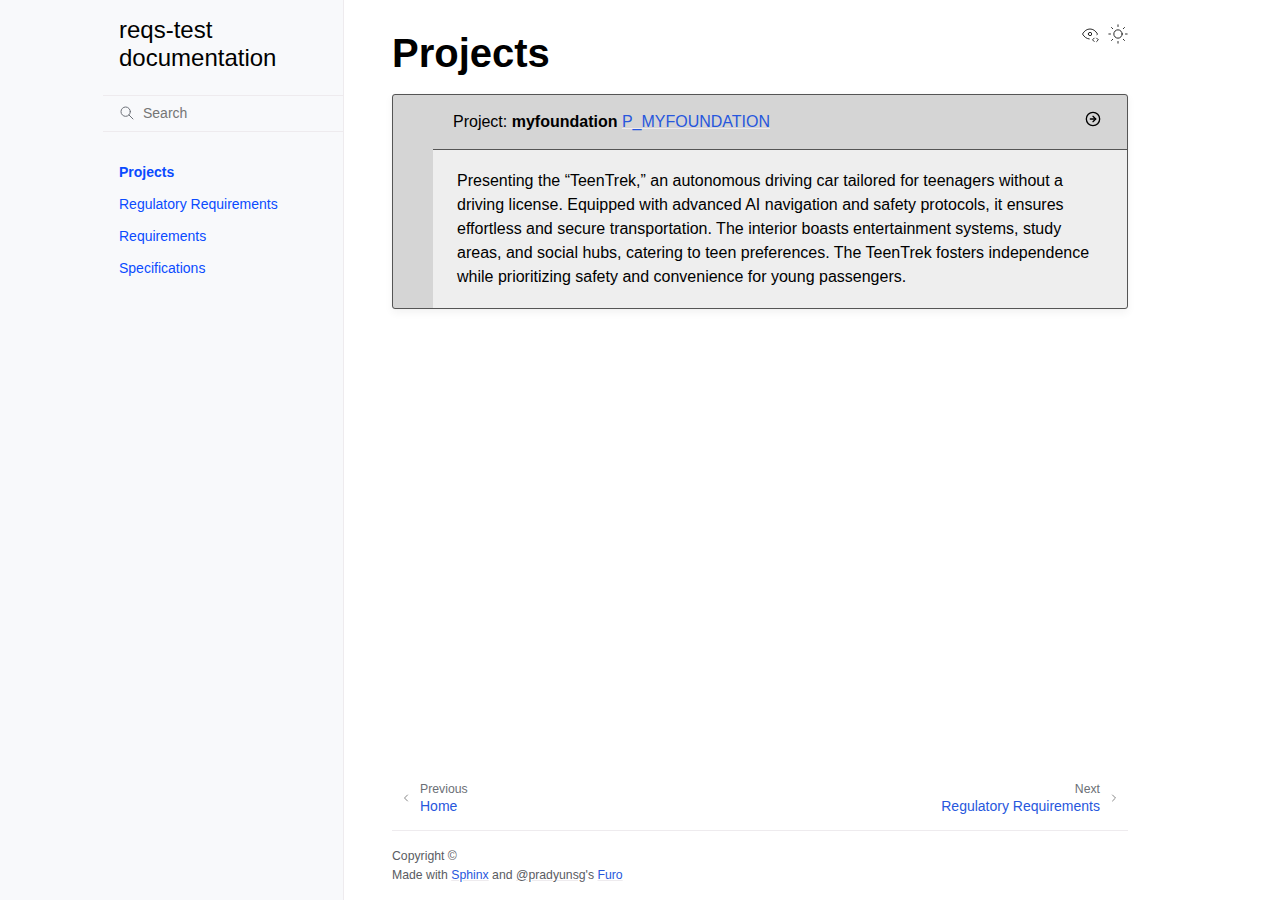
<file: _build/projects.html>
<!doctype html>
<html class="no-js" lang="en" data-content_root="./">
  <head><meta charset="utf-8">
    <meta name="viewport" content="width=device-width,initial-scale=1">
    <meta name="color-scheme" content="light dark"><meta name="viewport" content="width=device-width, initial-scale=1" />
<link rel="index" title="Index" href="genindex.html"><link rel="search" title="Search" href="search.html"><link rel="next" title="Regulatory Requirements" href="regulatory_requirements.html"><link rel="prev" title="&lt;no title&gt;" href="index.html">

    <!-- Generated with Sphinx 8.2.3 and Furo 2025.12.19 -->
        <title>Projects - reqs-test documentation</title>
      <link rel="stylesheet" type="text/css" href="_static/pygments.css?v=d111a655" />
    <link rel="stylesheet" type="text/css" href="_static/styles/furo.css?v=7bdb33bb" />
    <link rel="stylesheet" type="text/css" href="_static/graphviz.css?v=4ae1632d" />
    <link rel="stylesheet" type="text/css" href="_static/sphinx-data-viewer/jsonview.bundle.css?v=f6ef2277" />
    <link rel="stylesheet" type="text/css" href="_static/sphinx-needs/libs/html/datatables.min.css?v=4b4fd840" />
    <link rel="stylesheet" type="text/css" href="_static/sphinx-needs/common_css/need_style.css?v=92936fa5" />
    <link rel="stylesheet" type="text/css" href="_static/sphinx-needs/common_css/need_core.css?v=f5b60a78" />
    <link rel="stylesheet" type="text/css" href="_static/sphinx-needs/common_css/needstable.css?v=5e1b6797" />
    <link rel="stylesheet" type="text/css" href="_static/sphinx-needs/common_css/need_links.css?v=2150a916" />
    <link rel="stylesheet" type="text/css" href="_static/sphinx-needs/common_css/need_toggle.css?v=5c6620df" />
    <link rel="stylesheet" type="text/css" href="_static/sphinx-needs/modern.css?v=803738c0" />
    <link rel="stylesheet" type="text/css" href="_static/styles/furo-extensions.css?v=8dab3a3b" />
    
    


<style>
  body {
    --color-code-background: #f2f2f2;
  --color-code-foreground: #1e1e1e;
  
  }
  @media not print {
    body[data-theme="dark"] {
      --color-code-background: #202020;
  --color-code-foreground: #d0d0d0;
  
    }
    @media (prefers-color-scheme: dark) {
      body:not([data-theme="light"]) {
        --color-code-background: #202020;
  --color-code-foreground: #d0d0d0;
  
      }
    }
  }
</style></head>
  <body>
    
    <script>
      document.body.dataset.theme = localStorage.getItem("theme") || "auto";
    </script>
    

<svg xmlns="http://www.w3.org/2000/svg" style="display: none;">
  <symbol id="svg-toc" viewBox="0 0 24 24">
    <title>Contents</title>
    <svg stroke="currentColor" fill="currentColor" stroke-width="0" viewBox="0 0 1024 1024">
      <path d="M408 442h480c4.4 0 8-3.6 8-8v-56c0-4.4-3.6-8-8-8H408c-4.4 0-8 3.6-8 8v56c0 4.4 3.6 8 8 8zm-8 204c0 4.4 3.6 8 8 8h480c4.4 0 8-3.6 8-8v-56c0-4.4-3.6-8-8-8H408c-4.4 0-8 3.6-8 8v56zm504-486H120c-4.4 0-8 3.6-8 8v56c0 4.4 3.6 8 8 8h784c4.4 0 8-3.6 8-8v-56c0-4.4-3.6-8-8-8zm0 632H120c-4.4 0-8 3.6-8 8v56c0 4.4 3.6 8 8 8h784c4.4 0 8-3.6 8-8v-56c0-4.4-3.6-8-8-8zM115.4 518.9L271.7 642c5.8 4.6 14.4.5 14.4-6.9V388.9c0-7.4-8.5-11.5-14.4-6.9L115.4 505.1a8.74 8.74 0 0 0 0 13.8z"/>
    </svg>
  </symbol>
  <symbol id="svg-menu" viewBox="0 0 24 24">
    <title>Menu</title>
    <svg xmlns="http://www.w3.org/2000/svg" viewBox="0 0 24 24" fill="none" stroke="currentColor"
      stroke-width="2" stroke-linecap="round" stroke-linejoin="round" class="feather-menu">
      <line x1="3" y1="12" x2="21" y2="12"></line>
      <line x1="3" y1="6" x2="21" y2="6"></line>
      <line x1="3" y1="18" x2="21" y2="18"></line>
    </svg>
  </symbol>
  <symbol id="svg-arrow-right" viewBox="0 0 24 24">
    <title>Expand</title>
    <svg xmlns="http://www.w3.org/2000/svg" viewBox="0 0 24 24" fill="none" stroke="currentColor"
      stroke-width="2" stroke-linecap="round" stroke-linejoin="round" class="feather-chevron-right">
      <polyline points="9 18 15 12 9 6"></polyline>
    </svg>
  </symbol>
  <symbol id="svg-sun" viewBox="0 0 24 24">
    <title>Light mode</title>
    <svg xmlns="http://www.w3.org/2000/svg" viewBox="0 0 24 24" fill="none" stroke="currentColor"
      stroke-width="1" stroke-linecap="round" stroke-linejoin="round" class="feather-sun">
      <circle cx="12" cy="12" r="5"></circle>
      <line x1="12" y1="1" x2="12" y2="3"></line>
      <line x1="12" y1="21" x2="12" y2="23"></line>
      <line x1="4.22" y1="4.22" x2="5.64" y2="5.64"></line>
      <line x1="18.36" y1="18.36" x2="19.78" y2="19.78"></line>
      <line x1="1" y1="12" x2="3" y2="12"></line>
      <line x1="21" y1="12" x2="23" y2="12"></line>
      <line x1="4.22" y1="19.78" x2="5.64" y2="18.36"></line>
      <line x1="18.36" y1="5.64" x2="19.78" y2="4.22"></line>
    </svg>
  </symbol>
  <symbol id="svg-moon" viewBox="0 0 24 24">
    <title>Dark mode</title>
    <svg xmlns="http://www.w3.org/2000/svg" viewBox="0 0 24 24" fill="none" stroke="currentColor"
      stroke-width="1" stroke-linecap="round" stroke-linejoin="round" class="icon-tabler-moon">
      <path stroke="none" d="M0 0h24v24H0z" fill="none" />
      <path d="M12 3c.132 0 .263 0 .393 0a7.5 7.5 0 0 0 7.92 12.446a9 9 0 1 1 -8.313 -12.454z" />
    </svg>
  </symbol>
  <symbol id="svg-sun-with-moon" viewBox="0 0 24 24">
    <title>Auto light/dark, in light mode</title>
    <svg xmlns="http://www.w3.org/2000/svg" viewBox="0 0 24 24" fill="none" stroke="currentColor"
      stroke-width="1" stroke-linecap="round" stroke-linejoin="round"
      class="icon-custom-derived-from-feather-sun-and-tabler-moon">
      <path style="opacity: 50%" d="M 5.411 14.504 C 5.471 14.504 5.532 14.504 5.591 14.504 C 3.639 16.319 4.383 19.569 6.931 20.352 C 7.693 20.586 8.512 20.551 9.25 20.252 C 8.023 23.207 4.056 23.725 2.11 21.184 C 0.166 18.642 1.702 14.949 4.874 14.536 C 5.051 14.512 5.231 14.5 5.411 14.5 L 5.411 14.504 Z"/>
      <line x1="14.5" y1="3.25" x2="14.5" y2="1.25"/>
      <line x1="14.5" y1="15.85" x2="14.5" y2="17.85"/>
      <line x1="10.044" y1="5.094" x2="8.63" y2="3.68"/>
      <line x1="19" y1="14.05" x2="20.414" y2="15.464"/>
      <line x1="8.2" y1="9.55" x2="6.2" y2="9.55"/>
      <line x1="20.8" y1="9.55" x2="22.8" y2="9.55"/>
      <line x1="10.044" y1="14.006" x2="8.63" y2="15.42"/>
      <line x1="19" y1="5.05" x2="20.414" y2="3.636"/>
      <circle cx="14.5" cy="9.55" r="3.6"/>
    </svg>
  </symbol>
  <symbol id="svg-moon-with-sun" viewBox="0 0 24 24">
    <title>Auto light/dark, in dark mode</title>
    <svg xmlns="http://www.w3.org/2000/svg" viewBox="0 0 24 24" fill="none" stroke="currentColor"
      stroke-width="1" stroke-linecap="round" stroke-linejoin="round"
      class="icon-custom-derived-from-feather-sun-and-tabler-moon">
      <path d="M 8.282 7.007 C 8.385 7.007 8.494 7.007 8.595 7.007 C 5.18 10.184 6.481 15.869 10.942 17.24 C 12.275 17.648 13.706 17.589 15 17.066 C 12.851 22.236 5.91 23.143 2.505 18.696 C -0.897 14.249 1.791 7.786 7.342 7.063 C 7.652 7.021 7.965 7 8.282 7 L 8.282 7.007 Z"/>
      <line style="opacity: 50%" x1="18" y1="3.705" x2="18" y2="2.5"/>
      <line style="opacity: 50%" x1="18" y1="11.295" x2="18" y2="12.5"/>
      <line style="opacity: 50%" x1="15.316" y1="4.816" x2="14.464" y2="3.964"/>
      <line style="opacity: 50%" x1="20.711" y1="10.212" x2="21.563" y2="11.063"/>
      <line style="opacity: 50%" x1="14.205" y1="7.5" x2="13.001" y2="7.5"/>
      <line style="opacity: 50%" x1="21.795" y1="7.5" x2="23" y2="7.5"/>
      <line style="opacity: 50%" x1="15.316" y1="10.184" x2="14.464" y2="11.036"/>
      <line style="opacity: 50%" x1="20.711" y1="4.789" x2="21.563" y2="3.937"/>
      <circle style="opacity: 50%" cx="18" cy="7.5" r="2.169"/>
    </svg>
  </symbol>
  <symbol id="svg-pencil" viewBox="0 0 24 24">
    <svg xmlns="http://www.w3.org/2000/svg" viewBox="0 0 24 24" fill="none" stroke="currentColor"
      stroke-width="1" stroke-linecap="round" stroke-linejoin="round" class="icon-tabler-pencil-code">
      <path d="M4 20h4l10.5 -10.5a2.828 2.828 0 1 0 -4 -4l-10.5 10.5v4" />
      <path d="M13.5 6.5l4 4" />
      <path d="M20 21l2 -2l-2 -2" />
      <path d="M17 17l-2 2l2 2" />
    </svg>
  </symbol>
  <symbol id="svg-eye" viewBox="0 0 24 24">
    <svg xmlns="http://www.w3.org/2000/svg" viewBox="0 0 24 24" fill="none" stroke="currentColor"
      stroke-width="1" stroke-linecap="round" stroke-linejoin="round" class="icon-tabler-eye-code">
      <path stroke="none" d="M0 0h24v24H0z" fill="none" />
      <path d="M10 12a2 2 0 1 0 4 0a2 2 0 0 0 -4 0" />
      <path
        d="M11.11 17.958c-3.209 -.307 -5.91 -2.293 -8.11 -5.958c2.4 -4 5.4 -6 9 -6c3.6 0 6.6 2 9 6c-.21 .352 -.427 .688 -.647 1.008" />
      <path d="M20 21l2 -2l-2 -2" />
      <path d="M17 17l-2 2l2 2" />
    </svg>
  </symbol>
</svg>

<input type="checkbox" class="sidebar-toggle" name="__navigation" id="__navigation" aria-label="Toggle site navigation sidebar">
<input type="checkbox" class="sidebar-toggle" name="__toc" id="__toc" aria-label="Toggle table of contents sidebar">
<label class="overlay sidebar-overlay" for="__navigation"></label>
<label class="overlay toc-overlay" for="__toc"></label>

<a class="skip-to-content muted-link" href="#furo-main-content">Skip to content</a>



<div class="page">
  <header class="mobile-header">
    <div class="header-left">
      <label class="nav-overlay-icon" for="__navigation">
        <span class="icon"><svg><use href="#svg-menu"></use></svg></span>
      </label>
    </div>
    <div class="header-center">
      <a href="index.html"><div class="brand">reqs-test  documentation</div></a>
    </div>
    <div class="header-right">
      <div class="theme-toggle-container theme-toggle-header">
        <button class="theme-toggle" aria-label="Toggle Light / Dark / Auto color theme">
          <svg class="theme-icon-when-auto-light"><use href="#svg-sun-with-moon"></use></svg>
          <svg class="theme-icon-when-auto-dark"><use href="#svg-moon-with-sun"></use></svg>
          <svg class="theme-icon-when-dark"><use href="#svg-moon"></use></svg>
          <svg class="theme-icon-when-light"><use href="#svg-sun"></use></svg>
        </button>
      </div>
      <label class="toc-overlay-icon toc-header-icon no-toc" for="__toc">
        <span class="icon"><svg><use href="#svg-toc"></use></svg></span>
      </label>
    </div>
  </header>
  <aside class="sidebar-drawer">
    <div class="sidebar-container">
      
      <div class="sidebar-sticky"><a class="sidebar-brand" href="index.html">
  
  <span class="sidebar-brand-text">reqs-test  documentation</span>
  
</a><form class="sidebar-search-container" method="get" action="search.html" role="search">
  <input class="sidebar-search" placeholder="Search" name="q" aria-label="Search">
  <input type="hidden" name="check_keywords" value="yes">
  <input type="hidden" name="area" value="default">
</form>
<div id="searchbox"></div><div class="sidebar-scroll"><div class="sidebar-tree">
  <ul class="current">
<li class="toctree-l1 current current-page"><a class="current reference internal" href="#">Projects</a></li>
<li class="toctree-l1"><a class="reference internal" href="regulatory_requirements.html">Regulatory Requirements</a></li>
<li class="toctree-l1"><a class="reference internal" href="requirements.html">Requirements</a></li>
<li class="toctree-l1"><a class="reference internal" href="specs.html">Specifications</a></li>
</ul>

</div>
</div>

      </div>
      
    </div>
  </aside>
  <div class="main">
    <div class="content">
      <div class="article-container">
        <a href="#" class="back-to-top muted-link">
          <svg xmlns="http://www.w3.org/2000/svg" viewBox="0 0 24 24">
            <path d="M13 20h-2V8l-5.5 5.5-1.42-1.42L12 4.16l7.92 7.92-1.42 1.42L13 8v12z"></path>
          </svg>
          <span>Back to top</span>
        </a>
        <div class="content-icon-container">
          <div class="view-this-page">
  <a class="muted-link" href="_sources/projects.rst.txt" title="View this page">
    <svg><use href="#svg-eye"></use></svg>
    <span class="visually-hidden">View this page</span>
  </a>
</div>
<div class="theme-toggle-container theme-toggle-content">
            <button class="theme-toggle" aria-label="Toggle Light / Dark / Auto color theme">
              <svg class="theme-icon-when-auto-light"><use href="#svg-sun-with-moon"></use></svg>
              <svg class="theme-icon-when-auto-dark"><use href="#svg-moon-with-sun"></use></svg>
              <svg class="theme-icon-when-dark"><use href="#svg-moon"></use></svg>
              <svg class="theme-icon-when-light"><use href="#svg-sun"></use></svg>
            </button>
          </div>
          <label class="toc-overlay-icon toc-content-icon no-toc" for="__toc">
            <span class="icon"><svg><use href="#svg-toc"></use></svg></span>
          </label>
        </div>
        <article role="main" id="furo-main-content">
          <section id="projects">
<h1>Projects<a class="headerlink" href="#projects" title="Link to this heading">¶</a></h1>
<div class="need_container docutils container" id="SNCB-49e289ec">
<table class="need needs_grid_simple_side_left needs_layout_clean_l needs_style_none needs_type_project docutils align-default" id="P_MYFOUNDATION">
<tbody>
<tr class="need head row-odd"><td class="need side" rowspan="3"><div class="needs_side line-block">
<div class="line"><span></span></div>
</div>
</td>
<td class="need head"><div class="needs_head line-block">
<div class="line"><span><span class="needs_type_name"><span class="needs_data">Project</span></span>: </span><strong><span><span class="needs_title"><span class="needs_data">myfoundation</span></span></span></strong><span> <span class="needs-id"><a class="reference internal" href="#P_MYFOUNDATION" title="P_MYFOUNDATION">P_MYFOUNDATION</a></span> <span class="needs needs_collapse" id="target__hide__meta"><span class="needs collapsed collapse_is_hidden"><svg xmlns="http://www.w3.org/2000/svg" width="28" height="28" viewBox="0 0 24 24" fill="none" stroke="currentColor" stroke-width="2" stroke-linecap="round" stroke-linejoin="round" class="feather feather-arrow-down-circle"><circle cx="12" cy="12" r="10"></circle><polyline points="8 12 12 16 16 12"></polyline><line x1="12" y1="8" x2="12" y2="16"></line></svg></span><span class="needs visible"><svg xmlns="http://www.w3.org/2000/svg" width="28" height="28" viewBox="0 0 24 24" fill="none" stroke="currentColor" stroke-width="2" stroke-linecap="round" stroke-linejoin="round" class="feather feather-arrow-right-circle"><circle cx="12" cy="12" r="10"></circle><polyline points="12 16 16 12 12 8"></polyline><line x1="8" y1="12" x2="16" y2="12"></line></svg></span></span> </span></div>
</div>
</td>
</tr>
<tr class="need meta row-even"><td class="need meta"><div class="needs_meta line-block">
<div class="line"><span><span><div class="line"><span class="needs_layout"><span class="needs_label">layout: </span><span class="needs_data">clean_l</span></span></div>
</span></span></div>
<div class="line"><span><div class="line">links incoming: <span class="links"><span><a class="reference internal" href="requirements.html#R_AUTH" title="P_MYFOUNDATION">R_AUTH</a>, <a class="reference internal" href="requirements.html#R_PASSWORD" title="P_MYFOUNDATION">R_PASSWORD</a>, <a class="reference internal" href="requirements.html#R_DATA" title="P_MYFOUNDATION">R_DATA</a></span></span></div>
</span></div>
</div>
</td>
</tr>
<tr class="need content row-odd"><td class="need content" colspan="1"><p>Presenting the “TeenTrek,” an autonomous driving car tailored for teenagers without a driving license.
Equipped with advanced AI navigation and safety protocols, it ensures effortless and secure transportation.
The interior boasts entertainment systems, study areas, and social hubs, catering to teen preferences.
The TeenTrek fosters independence while prioritizing safety and convenience for young passengers.</p></td>
</tr>
</tbody>
</table>
</div>
</section>

        </article>
      </div>
      <footer>
        
        <div class="related-pages">
          <a class="next-page" href="regulatory_requirements.html">
              <div class="page-info">
                <div class="context">
                  <span>Next</span>
                </div>
                <div class="title">Regulatory Requirements</div>
              </div>
              <svg class="furo-related-icon"><use href="#svg-arrow-right"></use></svg>
            </a>
          <a class="prev-page" href="index.html">
              <svg class="furo-related-icon"><use href="#svg-arrow-right"></use></svg>
              <div class="page-info">
                <div class="context">
                  <span>Previous</span>
                </div>
                
                <div class="title">Home</div>
                
              </div>
            </a>
        </div>
        <div class="bottom-of-page">
          <div class="left-details">
            <div class="copyright">
                Copyright &#169; 
            </div>
            Made with <a href="https://www.sphinx-doc.org/">Sphinx</a> and <a class="muted-link" href="https://pradyunsg.me">@pradyunsg</a>'s
            
            <a href="https://github.com/pradyunsg/furo">Furo</a>
            
          </div>
          <div class="right-details">
            
          </div>
        </div>
        
      </footer>
    </div>
    <aside class="toc-drawer no-toc">
      
      
      
    </aside>
  </div>
</div><script src="_static/jquery.js?v=5d32c60e"></script>
    <script src="_static/_sphinx_javascript_frameworks_compat.js?v=2cd50e6c"></script>
    <script src="_static/documentation_options.js?v=5929fcd5"></script>
    <script src="_static/doctools.js?v=9bcbadda"></script>
    <script src="_static/sphinx_highlight.js?v=dc90522c"></script>
    <script src="_static/scripts/furo.js?v=46bd48cc"></script>
    <script src="_static/sphinx-data-viewer/jsonview.bundle.js?v=18cd53c5"></script>
    <script src="_static/sphinx-data-viewer/jsonview_loader.js?v=f7ff7e7d"></script>
    <script src="_static/sphinx-needs/libs/html/datatables.min.js?v=8a4aee21"></script>
    <script src="_static/sphinx-needs/libs/html/datatables_loader.js?v=a2cae175"></script>
    <script src="_static/sphinx-needs/libs/html/sphinx_needs_collapse.js?v=dca66431"></script>
    </body>
</html>
</file>
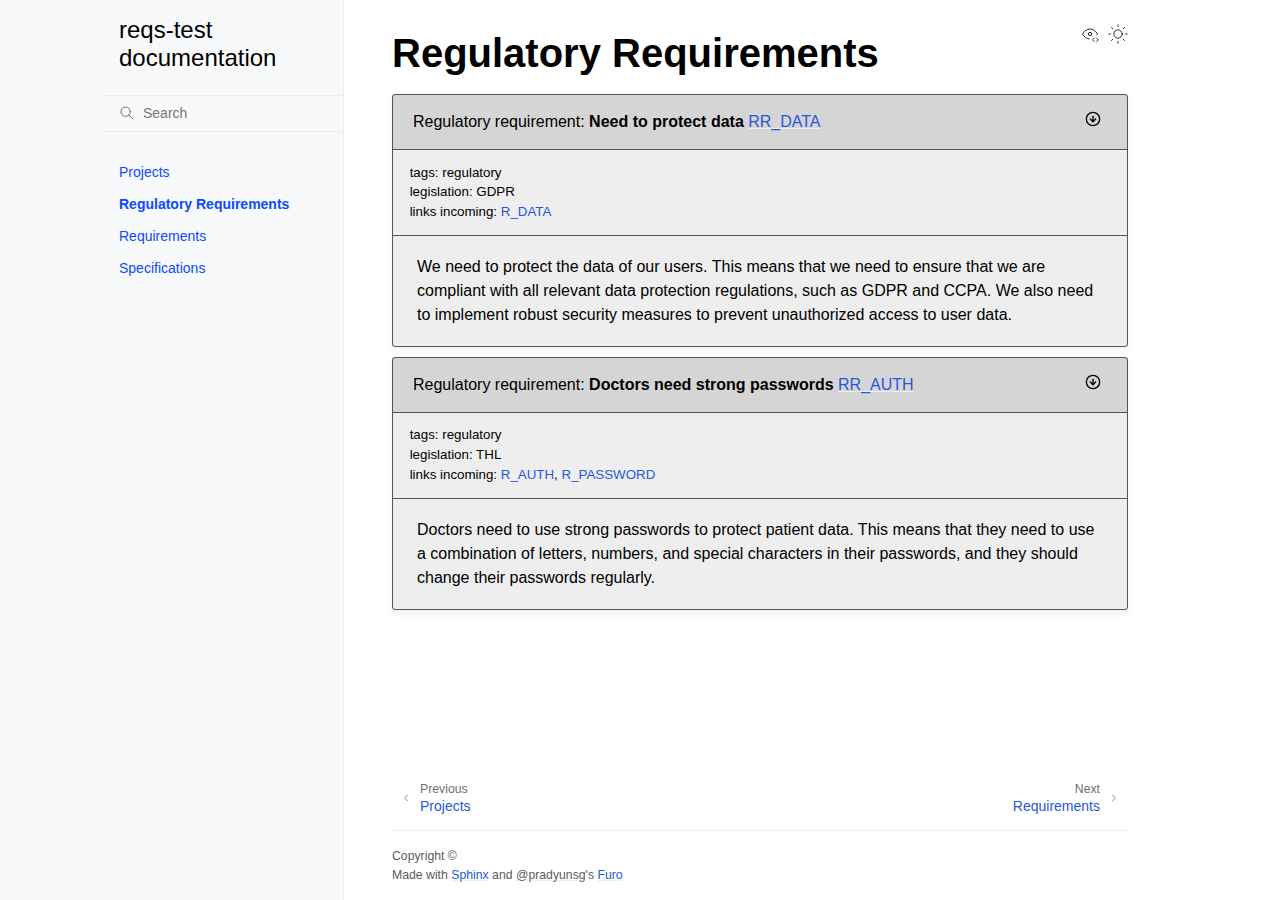
<file: _build/regulatory_requirements.html>
<!doctype html>
<html class="no-js" lang="en" data-content_root="./">
  <head><meta charset="utf-8">
    <meta name="viewport" content="width=device-width,initial-scale=1">
    <meta name="color-scheme" content="light dark"><meta name="viewport" content="width=device-width, initial-scale=1" />
<link rel="index" title="Index" href="genindex.html"><link rel="search" title="Search" href="search.html"><link rel="next" title="Requirements" href="requirements.html"><link rel="prev" title="Projects" href="projects.html">

    <!-- Generated with Sphinx 8.2.3 and Furo 2025.12.19 -->
        <title>Regulatory Requirements - reqs-test documentation</title>
      <link rel="stylesheet" type="text/css" href="_static/pygments.css?v=d111a655" />
    <link rel="stylesheet" type="text/css" href="_static/styles/furo.css?v=7bdb33bb" />
    <link rel="stylesheet" type="text/css" href="_static/graphviz.css?v=4ae1632d" />
    <link rel="stylesheet" type="text/css" href="_static/sphinx-data-viewer/jsonview.bundle.css?v=f6ef2277" />
    <link rel="stylesheet" type="text/css" href="_static/sphinx-needs/libs/html/datatables.min.css?v=4b4fd840" />
    <link rel="stylesheet" type="text/css" href="_static/sphinx-needs/common_css/need_style.css?v=92936fa5" />
    <link rel="stylesheet" type="text/css" href="_static/sphinx-needs/common_css/need_core.css?v=f5b60a78" />
    <link rel="stylesheet" type="text/css" href="_static/sphinx-needs/common_css/needstable.css?v=5e1b6797" />
    <link rel="stylesheet" type="text/css" href="_static/sphinx-needs/common_css/need_links.css?v=2150a916" />
    <link rel="stylesheet" type="text/css" href="_static/sphinx-needs/common_css/need_toggle.css?v=5c6620df" />
    <link rel="stylesheet" type="text/css" href="_static/sphinx-needs/modern.css?v=803738c0" />
    <link rel="stylesheet" type="text/css" href="_static/styles/furo-extensions.css?v=8dab3a3b" />
    
    


<style>
  body {
    --color-code-background: #f2f2f2;
  --color-code-foreground: #1e1e1e;
  
  }
  @media not print {
    body[data-theme="dark"] {
      --color-code-background: #202020;
  --color-code-foreground: #d0d0d0;
  
    }
    @media (prefers-color-scheme: dark) {
      body:not([data-theme="light"]) {
        --color-code-background: #202020;
  --color-code-foreground: #d0d0d0;
  
      }
    }
  }
</style></head>
  <body>
    
    <script>
      document.body.dataset.theme = localStorage.getItem("theme") || "auto";
    </script>
    

<svg xmlns="http://www.w3.org/2000/svg" style="display: none;">
  <symbol id="svg-toc" viewBox="0 0 24 24">
    <title>Contents</title>
    <svg stroke="currentColor" fill="currentColor" stroke-width="0" viewBox="0 0 1024 1024">
      <path d="M408 442h480c4.4 0 8-3.6 8-8v-56c0-4.4-3.6-8-8-8H408c-4.4 0-8 3.6-8 8v56c0 4.4 3.6 8 8 8zm-8 204c0 4.4 3.6 8 8 8h480c4.4 0 8-3.6 8-8v-56c0-4.4-3.6-8-8-8H408c-4.4 0-8 3.6-8 8v56zm504-486H120c-4.4 0-8 3.6-8 8v56c0 4.4 3.6 8 8 8h784c4.4 0 8-3.6 8-8v-56c0-4.4-3.6-8-8-8zm0 632H120c-4.4 0-8 3.6-8 8v56c0 4.4 3.6 8 8 8h784c4.4 0 8-3.6 8-8v-56c0-4.4-3.6-8-8-8zM115.4 518.9L271.7 642c5.8 4.6 14.4.5 14.4-6.9V388.9c0-7.4-8.5-11.5-14.4-6.9L115.4 505.1a8.74 8.74 0 0 0 0 13.8z"/>
    </svg>
  </symbol>
  <symbol id="svg-menu" viewBox="0 0 24 24">
    <title>Menu</title>
    <svg xmlns="http://www.w3.org/2000/svg" viewBox="0 0 24 24" fill="none" stroke="currentColor"
      stroke-width="2" stroke-linecap="round" stroke-linejoin="round" class="feather-menu">
      <line x1="3" y1="12" x2="21" y2="12"></line>
      <line x1="3" y1="6" x2="21" y2="6"></line>
      <line x1="3" y1="18" x2="21" y2="18"></line>
    </svg>
  </symbol>
  <symbol id="svg-arrow-right" viewBox="0 0 24 24">
    <title>Expand</title>
    <svg xmlns="http://www.w3.org/2000/svg" viewBox="0 0 24 24" fill="none" stroke="currentColor"
      stroke-width="2" stroke-linecap="round" stroke-linejoin="round" class="feather-chevron-right">
      <polyline points="9 18 15 12 9 6"></polyline>
    </svg>
  </symbol>
  <symbol id="svg-sun" viewBox="0 0 24 24">
    <title>Light mode</title>
    <svg xmlns="http://www.w3.org/2000/svg" viewBox="0 0 24 24" fill="none" stroke="currentColor"
      stroke-width="1" stroke-linecap="round" stroke-linejoin="round" class="feather-sun">
      <circle cx="12" cy="12" r="5"></circle>
      <line x1="12" y1="1" x2="12" y2="3"></line>
      <line x1="12" y1="21" x2="12" y2="23"></line>
      <line x1="4.22" y1="4.22" x2="5.64" y2="5.64"></line>
      <line x1="18.36" y1="18.36" x2="19.78" y2="19.78"></line>
      <line x1="1" y1="12" x2="3" y2="12"></line>
      <line x1="21" y1="12" x2="23" y2="12"></line>
      <line x1="4.22" y1="19.78" x2="5.64" y2="18.36"></line>
      <line x1="18.36" y1="5.64" x2="19.78" y2="4.22"></line>
    </svg>
  </symbol>
  <symbol id="svg-moon" viewBox="0 0 24 24">
    <title>Dark mode</title>
    <svg xmlns="http://www.w3.org/2000/svg" viewBox="0 0 24 24" fill="none" stroke="currentColor"
      stroke-width="1" stroke-linecap="round" stroke-linejoin="round" class="icon-tabler-moon">
      <path stroke="none" d="M0 0h24v24H0z" fill="none" />
      <path d="M12 3c.132 0 .263 0 .393 0a7.5 7.5 0 0 0 7.92 12.446a9 9 0 1 1 -8.313 -12.454z" />
    </svg>
  </symbol>
  <symbol id="svg-sun-with-moon" viewBox="0 0 24 24">
    <title>Auto light/dark, in light mode</title>
    <svg xmlns="http://www.w3.org/2000/svg" viewBox="0 0 24 24" fill="none" stroke="currentColor"
      stroke-width="1" stroke-linecap="round" stroke-linejoin="round"
      class="icon-custom-derived-from-feather-sun-and-tabler-moon">
      <path style="opacity: 50%" d="M 5.411 14.504 C 5.471 14.504 5.532 14.504 5.591 14.504 C 3.639 16.319 4.383 19.569 6.931 20.352 C 7.693 20.586 8.512 20.551 9.25 20.252 C 8.023 23.207 4.056 23.725 2.11 21.184 C 0.166 18.642 1.702 14.949 4.874 14.536 C 5.051 14.512 5.231 14.5 5.411 14.5 L 5.411 14.504 Z"/>
      <line x1="14.5" y1="3.25" x2="14.5" y2="1.25"/>
      <line x1="14.5" y1="15.85" x2="14.5" y2="17.85"/>
      <line x1="10.044" y1="5.094" x2="8.63" y2="3.68"/>
      <line x1="19" y1="14.05" x2="20.414" y2="15.464"/>
      <line x1="8.2" y1="9.55" x2="6.2" y2="9.55"/>
      <line x1="20.8" y1="9.55" x2="22.8" y2="9.55"/>
      <line x1="10.044" y1="14.006" x2="8.63" y2="15.42"/>
      <line x1="19" y1="5.05" x2="20.414" y2="3.636"/>
      <circle cx="14.5" cy="9.55" r="3.6"/>
    </svg>
  </symbol>
  <symbol id="svg-moon-with-sun" viewBox="0 0 24 24">
    <title>Auto light/dark, in dark mode</title>
    <svg xmlns="http://www.w3.org/2000/svg" viewBox="0 0 24 24" fill="none" stroke="currentColor"
      stroke-width="1" stroke-linecap="round" stroke-linejoin="round"
      class="icon-custom-derived-from-feather-sun-and-tabler-moon">
      <path d="M 8.282 7.007 C 8.385 7.007 8.494 7.007 8.595 7.007 C 5.18 10.184 6.481 15.869 10.942 17.24 C 12.275 17.648 13.706 17.589 15 17.066 C 12.851 22.236 5.91 23.143 2.505 18.696 C -0.897 14.249 1.791 7.786 7.342 7.063 C 7.652 7.021 7.965 7 8.282 7 L 8.282 7.007 Z"/>
      <line style="opacity: 50%" x1="18" y1="3.705" x2="18" y2="2.5"/>
      <line style="opacity: 50%" x1="18" y1="11.295" x2="18" y2="12.5"/>
      <line style="opacity: 50%" x1="15.316" y1="4.816" x2="14.464" y2="3.964"/>
      <line style="opacity: 50%" x1="20.711" y1="10.212" x2="21.563" y2="11.063"/>
      <line style="opacity: 50%" x1="14.205" y1="7.5" x2="13.001" y2="7.5"/>
      <line style="opacity: 50%" x1="21.795" y1="7.5" x2="23" y2="7.5"/>
      <line style="opacity: 50%" x1="15.316" y1="10.184" x2="14.464" y2="11.036"/>
      <line style="opacity: 50%" x1="20.711" y1="4.789" x2="21.563" y2="3.937"/>
      <circle style="opacity: 50%" cx="18" cy="7.5" r="2.169"/>
    </svg>
  </symbol>
  <symbol id="svg-pencil" viewBox="0 0 24 24">
    <svg xmlns="http://www.w3.org/2000/svg" viewBox="0 0 24 24" fill="none" stroke="currentColor"
      stroke-width="1" stroke-linecap="round" stroke-linejoin="round" class="icon-tabler-pencil-code">
      <path d="M4 20h4l10.5 -10.5a2.828 2.828 0 1 0 -4 -4l-10.5 10.5v4" />
      <path d="M13.5 6.5l4 4" />
      <path d="M20 21l2 -2l-2 -2" />
      <path d="M17 17l-2 2l2 2" />
    </svg>
  </symbol>
  <symbol id="svg-eye" viewBox="0 0 24 24">
    <svg xmlns="http://www.w3.org/2000/svg" viewBox="0 0 24 24" fill="none" stroke="currentColor"
      stroke-width="1" stroke-linecap="round" stroke-linejoin="round" class="icon-tabler-eye-code">
      <path stroke="none" d="M0 0h24v24H0z" fill="none" />
      <path d="M10 12a2 2 0 1 0 4 0a2 2 0 0 0 -4 0" />
      <path
        d="M11.11 17.958c-3.209 -.307 -5.91 -2.293 -8.11 -5.958c2.4 -4 5.4 -6 9 -6c3.6 0 6.6 2 9 6c-.21 .352 -.427 .688 -.647 1.008" />
      <path d="M20 21l2 -2l-2 -2" />
      <path d="M17 17l-2 2l2 2" />
    </svg>
  </symbol>
</svg>

<input type="checkbox" class="sidebar-toggle" name="__navigation" id="__navigation" aria-label="Toggle site navigation sidebar">
<input type="checkbox" class="sidebar-toggle" name="__toc" id="__toc" aria-label="Toggle table of contents sidebar">
<label class="overlay sidebar-overlay" for="__navigation"></label>
<label class="overlay toc-overlay" for="__toc"></label>

<a class="skip-to-content muted-link" href="#furo-main-content">Skip to content</a>



<div class="page">
  <header class="mobile-header">
    <div class="header-left">
      <label class="nav-overlay-icon" for="__navigation">
        <span class="icon"><svg><use href="#svg-menu"></use></svg></span>
      </label>
    </div>
    <div class="header-center">
      <a href="index.html"><div class="brand">reqs-test  documentation</div></a>
    </div>
    <div class="header-right">
      <div class="theme-toggle-container theme-toggle-header">
        <button class="theme-toggle" aria-label="Toggle Light / Dark / Auto color theme">
          <svg class="theme-icon-when-auto-light"><use href="#svg-sun-with-moon"></use></svg>
          <svg class="theme-icon-when-auto-dark"><use href="#svg-moon-with-sun"></use></svg>
          <svg class="theme-icon-when-dark"><use href="#svg-moon"></use></svg>
          <svg class="theme-icon-when-light"><use href="#svg-sun"></use></svg>
        </button>
      </div>
      <label class="toc-overlay-icon toc-header-icon no-toc" for="__toc">
        <span class="icon"><svg><use href="#svg-toc"></use></svg></span>
      </label>
    </div>
  </header>
  <aside class="sidebar-drawer">
    <div class="sidebar-container">
      
      <div class="sidebar-sticky"><a class="sidebar-brand" href="index.html">
  
  <span class="sidebar-brand-text">reqs-test  documentation</span>
  
</a><form class="sidebar-search-container" method="get" action="search.html" role="search">
  <input class="sidebar-search" placeholder="Search" name="q" aria-label="Search">
  <input type="hidden" name="check_keywords" value="yes">
  <input type="hidden" name="area" value="default">
</form>
<div id="searchbox"></div><div class="sidebar-scroll"><div class="sidebar-tree">
  <ul class="current">
<li class="toctree-l1"><a class="reference internal" href="projects.html">Projects</a></li>
<li class="toctree-l1 current current-page"><a class="current reference internal" href="#">Regulatory Requirements</a></li>
<li class="toctree-l1"><a class="reference internal" href="requirements.html">Requirements</a></li>
<li class="toctree-l1"><a class="reference internal" href="specs.html">Specifications</a></li>
</ul>

</div>
</div>

      </div>
      
    </div>
  </aside>
  <div class="main">
    <div class="content">
      <div class="article-container">
        <a href="#" class="back-to-top muted-link">
          <svg xmlns="http://www.w3.org/2000/svg" viewBox="0 0 24 24">
            <path d="M13 20h-2V8l-5.5 5.5-1.42-1.42L12 4.16l7.92 7.92-1.42 1.42L13 8v12z"></path>
          </svg>
          <span>Back to top</span>
        </a>
        <div class="content-icon-container">
          <div class="view-this-page">
  <a class="muted-link" href="_sources/regulatory_requirements.rst.txt" title="View this page">
    <svg><use href="#svg-eye"></use></svg>
    <span class="visually-hidden">View this page</span>
  </a>
</div>
<div class="theme-toggle-container theme-toggle-content">
            <button class="theme-toggle" aria-label="Toggle Light / Dark / Auto color theme">
              <svg class="theme-icon-when-auto-light"><use href="#svg-sun-with-moon"></use></svg>
              <svg class="theme-icon-when-auto-dark"><use href="#svg-moon-with-sun"></use></svg>
              <svg class="theme-icon-when-dark"><use href="#svg-moon"></use></svg>
              <svg class="theme-icon-when-light"><use href="#svg-sun"></use></svg>
            </button>
          </div>
          <label class="toc-overlay-icon toc-content-icon no-toc" for="__toc">
            <span class="icon"><svg><use href="#svg-toc"></use></svg></span>
          </label>
        </div>
        <article role="main" id="furo-main-content">
          <section id="regulatory-requirements">
<h1>Regulatory Requirements<a class="headerlink" href="#regulatory-requirements" title="Link to this heading">¶</a></h1>
<div class="need_container docutils container" id="SNCB-5ca6c726">
<table class="need needs_grid_simple needs_layout_clean needs_style_none needs_type_reg-req docutils align-default" id="RR_DATA">
<tbody>
<tr class="need head row-odd"><td class="need head"><div class="needs_head line-block">
<div class="line"><span><span class="needs_type_name"><span class="needs_data">Regulatory requirement</span></span>: </span><strong><span><span class="needs_title"><span class="needs_data">Need to protect data</span></span></span></strong><span> <span class="needs-id"><a class="reference internal" href="#RR_DATA" title="RR_DATA">RR_DATA</a></span>  <span class="needs needs_collapse" id="target__show__meta"><span class="needs collapsed"><svg xmlns="http://www.w3.org/2000/svg" width="28" height="28" viewBox="0 0 24 24" fill="none" stroke="currentColor" stroke-width="2" stroke-linecap="round" stroke-linejoin="round" class="feather feather-arrow-down-circle"><circle cx="12" cy="12" r="10"></circle><polyline points="8 12 12 16 16 12"></polyline><line x1="12" y1="8" x2="12" y2="16"></line></svg></span><span class="needs visible collapse_is_hidden"><svg xmlns="http://www.w3.org/2000/svg" width="28" height="28" viewBox="0 0 24 24" fill="none" stroke="currentColor" stroke-width="2" stroke-linecap="round" stroke-linejoin="round" class="feather feather-arrow-right-circle"><circle cx="12" cy="12" r="10"></circle><polyline points="12 16 16 12 12 8"></polyline><line x1="8" y1="12" x2="16" y2="12"></line></svg></span></span> </span></div>
</div>
</td>
</tr>
<tr class="need meta row-even"><td class="need meta"><div class="needs_meta line-block">
<div class="line"><span><span><div class="line"><span class="needs_tags"><span class="needs_label">tags: </span><span class="needs_data_container"><span class="needs_data">regulatory</span></span></span></div>
<div class="line"><span class="needs_legislation"><span class="needs_label">legislation: </span><span class="needs_data">GDPR</span></span></div>
</span></span></div>
<div class="line"><span><div class="line">links incoming: <span class="links"><span><a class="reference internal" href="requirements.html#R_DATA" title="RR_DATA">R_DATA</a></span></span></div>
</span></div>
</div>
</td>
</tr>
<tr class="need content row-odd"><td class="need content" colspan="1"><p>We need to protect the data of our users. This means that we need to ensure that we are compliant with all relevant data protection regulations, such as GDPR and CCPA. We also need to implement robust security measures to prevent unauthorized access to user data.</p></td>
</tr>
</tbody>
</table>
</div>
<div class="need_container docutils container" id="SNCB-76fd1152">
<table class="need needs_grid_simple needs_layout_clean needs_style_none needs_type_reg-req docutils align-default" id="RR_AUTH">
<tbody>
<tr class="need head row-odd"><td class="need head"><div class="needs_head line-block">
<div class="line"><span><span class="needs_type_name"><span class="needs_data">Regulatory requirement</span></span>: </span><strong><span><span class="needs_title"><span class="needs_data">Doctors need strong passwords</span></span></span></strong><span> <span class="needs-id"><a class="reference internal" href="#RR_AUTH" title="RR_AUTH">RR_AUTH</a></span>  <span class="needs needs_collapse" id="target__show__meta"><span class="needs collapsed"><svg xmlns="http://www.w3.org/2000/svg" width="28" height="28" viewBox="0 0 24 24" fill="none" stroke="currentColor" stroke-width="2" stroke-linecap="round" stroke-linejoin="round" class="feather feather-arrow-down-circle"><circle cx="12" cy="12" r="10"></circle><polyline points="8 12 12 16 16 12"></polyline><line x1="12" y1="8" x2="12" y2="16"></line></svg></span><span class="needs visible collapse_is_hidden"><svg xmlns="http://www.w3.org/2000/svg" width="28" height="28" viewBox="0 0 24 24" fill="none" stroke="currentColor" stroke-width="2" stroke-linecap="round" stroke-linejoin="round" class="feather feather-arrow-right-circle"><circle cx="12" cy="12" r="10"></circle><polyline points="12 16 16 12 12 8"></polyline><line x1="8" y1="12" x2="16" y2="12"></line></svg></span></span> </span></div>
</div>
</td>
</tr>
<tr class="need meta row-even"><td class="need meta"><div class="needs_meta line-block">
<div class="line"><span><span><div class="line"><span class="needs_tags"><span class="needs_label">tags: </span><span class="needs_data_container"><span class="needs_data">regulatory</span></span></span></div>
<div class="line"><span class="needs_legislation"><span class="needs_label">legislation: </span><span class="needs_data">THL</span></span></div>
</span></span></div>
<div class="line"><span><div class="line">links incoming: <span class="links"><span><a class="reference internal" href="requirements.html#R_AUTH" title="RR_AUTH">R_AUTH</a>, <a class="reference internal" href="requirements.html#R_PASSWORD" title="RR_AUTH">R_PASSWORD</a></span></span></div>
</span></div>
</div>
</td>
</tr>
<tr class="need content row-odd"><td class="need content" colspan="1"><p>Doctors need to use strong passwords to protect patient data. This means that they need to use a combination of letters, numbers, and special characters in their passwords, and they should change their passwords regularly.</p></td>
</tr>
</tbody>
</table>
</div>
</section>

        </article>
      </div>
      <footer>
        
        <div class="related-pages">
          <a class="next-page" href="requirements.html">
              <div class="page-info">
                <div class="context">
                  <span>Next</span>
                </div>
                <div class="title">Requirements</div>
              </div>
              <svg class="furo-related-icon"><use href="#svg-arrow-right"></use></svg>
            </a>
          <a class="prev-page" href="projects.html">
              <svg class="furo-related-icon"><use href="#svg-arrow-right"></use></svg>
              <div class="page-info">
                <div class="context">
                  <span>Previous</span>
                </div>
                
                <div class="title">Projects</div>
                
              </div>
            </a>
        </div>
        <div class="bottom-of-page">
          <div class="left-details">
            <div class="copyright">
                Copyright &#169; 
            </div>
            Made with <a href="https://www.sphinx-doc.org/">Sphinx</a> and <a class="muted-link" href="https://pradyunsg.me">@pradyunsg</a>'s
            
            <a href="https://github.com/pradyunsg/furo">Furo</a>
            
          </div>
          <div class="right-details">
            
          </div>
        </div>
        
      </footer>
    </div>
    <aside class="toc-drawer no-toc">
      
      
      
    </aside>
  </div>
</div><script src="_static/jquery.js?v=5d32c60e"></script>
    <script src="_static/_sphinx_javascript_frameworks_compat.js?v=2cd50e6c"></script>
    <script src="_static/documentation_options.js?v=5929fcd5"></script>
    <script src="_static/doctools.js?v=9bcbadda"></script>
    <script src="_static/sphinx_highlight.js?v=dc90522c"></script>
    <script src="_static/scripts/furo.js?v=46bd48cc"></script>
    <script src="_static/sphinx-data-viewer/jsonview.bundle.js?v=18cd53c5"></script>
    <script src="_static/sphinx-data-viewer/jsonview_loader.js?v=f7ff7e7d"></script>
    <script src="_static/sphinx-needs/libs/html/datatables.min.js?v=8a4aee21"></script>
    <script src="_static/sphinx-needs/libs/html/datatables_loader.js?v=a2cae175"></script>
    <script src="_static/sphinx-needs/libs/html/sphinx_needs_collapse.js?v=dca66431"></script>
    </body>
</html>
</file>
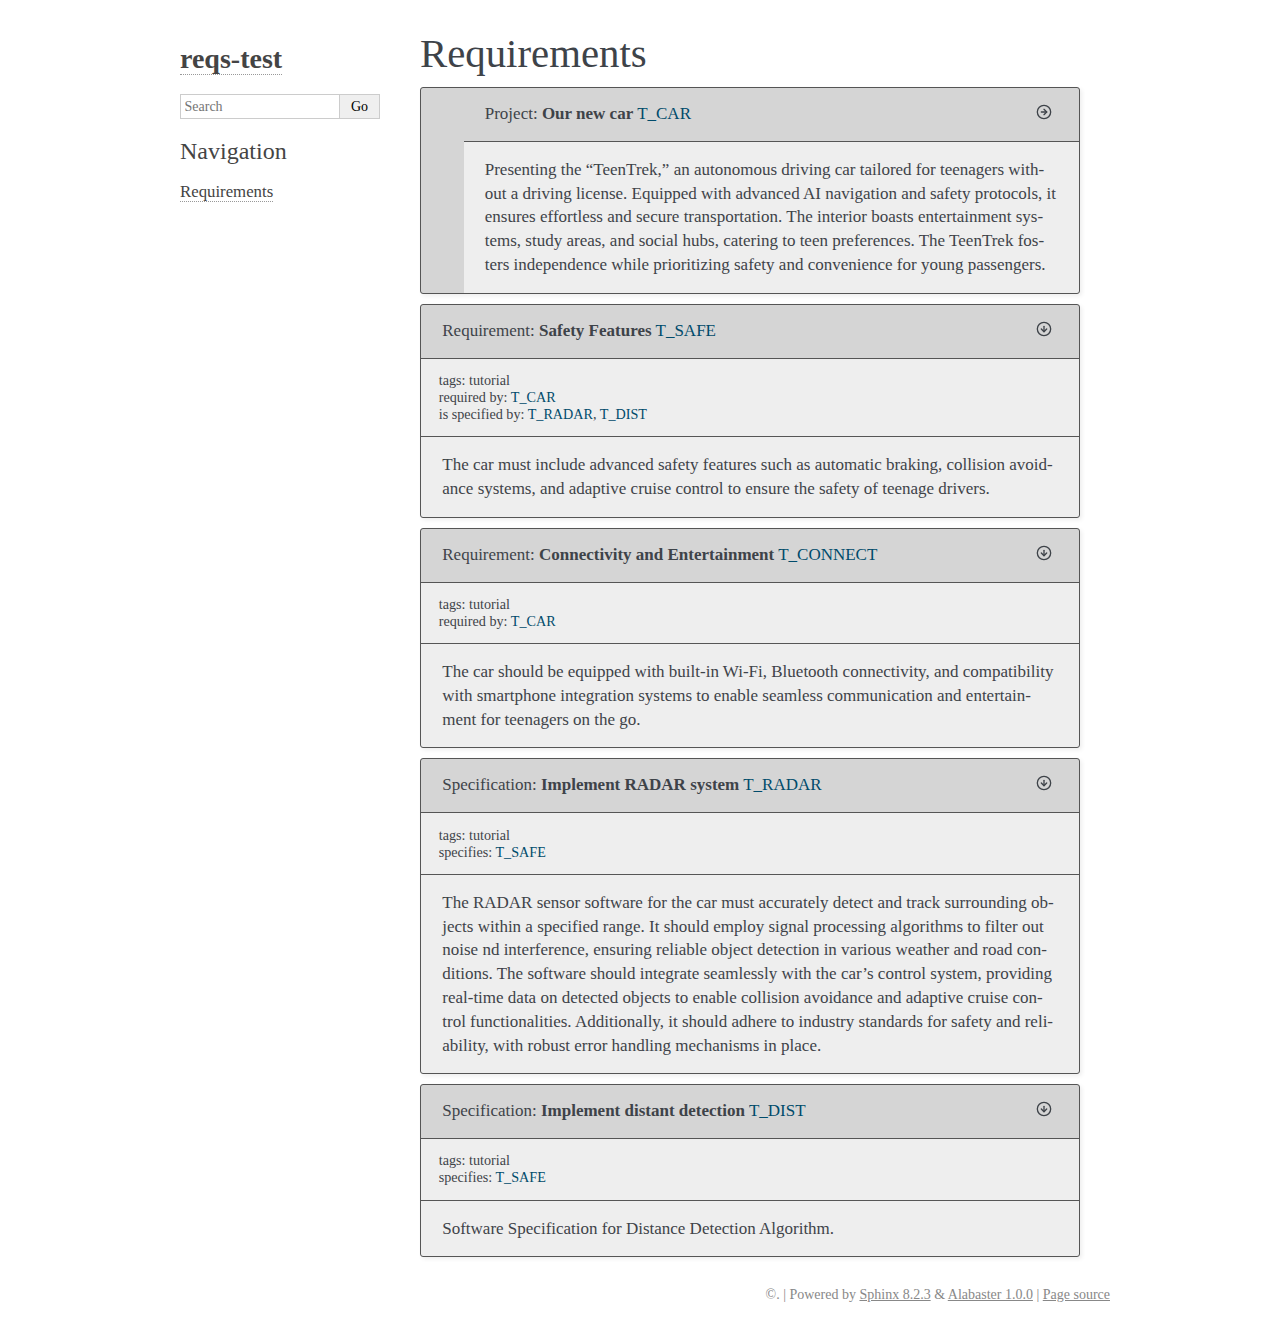
<file: _build/reqs.html>
<!DOCTYPE html>

<html lang="en" data-content_root="./">
  <head>
    <meta charset="utf-8" />
    <meta name="viewport" content="width=device-width, initial-scale=1.0" /><meta name="viewport" content="width=device-width, initial-scale=1" />

    <title>Requirements &#8212; reqs-test  documentation</title>
    <link rel="stylesheet" type="text/css" href="_static/pygments.css?v=5ecbeea2" />
    <link rel="stylesheet" type="text/css" href="_static/basic.css?v=b08954a9" />
    <link rel="stylesheet" type="text/css" href="_static/alabaster.css?v=27fed22d" />
    <link rel="stylesheet" type="text/css" href="_static/graphviz.css?v=4ae1632d" />
    <link rel="stylesheet" type="text/css" href="_static/sphinx-data-viewer/jsonview.bundle.css?v=f6ef2277" />
    <link rel="stylesheet" type="text/css" href="_static/sphinx-needs/libs/html/datatables.min.css?v=4b4fd840" />
    <link rel="stylesheet" type="text/css" href="_static/sphinx-needs/common_css/need_style.css?v=92936fa5" />
    <link rel="stylesheet" type="text/css" href="_static/sphinx-needs/common_css/need_core.css?v=f5b60a78" />
    <link rel="stylesheet" type="text/css" href="_static/sphinx-needs/common_css/needstable.css?v=5e1b6797" />
    <link rel="stylesheet" type="text/css" href="_static/sphinx-needs/common_css/need_links.css?v=2150a916" />
    <link rel="stylesheet" type="text/css" href="_static/sphinx-needs/common_css/need_toggle.css?v=5c6620df" />
    <link rel="stylesheet" type="text/css" href="_static/sphinx-needs/modern.css?v=803738c0" />
    <script src="_static/jquery.js?v=5d32c60e"></script>
    <script src="_static/_sphinx_javascript_frameworks_compat.js?v=2cd50e6c"></script>
    <script src="_static/documentation_options.js?v=5929fcd5"></script>
    <script src="_static/doctools.js?v=9bcbadda"></script>
    <script src="_static/sphinx_highlight.js?v=dc90522c"></script>
    <script src="_static/sphinx-data-viewer/jsonview.bundle.js?v=18cd53c5"></script>
    <script src="_static/sphinx-data-viewer/jsonview_loader.js?v=f7ff7e7d"></script>
    <script src="_static/sphinx-needs/libs/html/datatables.min.js?v=8a4aee21"></script>
    <script src="_static/sphinx-needs/libs/html/datatables_loader.js?v=a2cae175"></script>
    <script src="_static/sphinx-needs/libs/html/sphinx_needs_collapse.js?v=dca66431"></script>
    <link rel="index" title="Index" href="genindex.html" />
    <link rel="search" title="Search" href="search.html" />
    <link rel="prev" title="&lt;no title&gt;" href="index.html" />
   
  <link rel="stylesheet" href="_static/custom.css" type="text/css" />
  

  
  

  </head><body>
  

    <div class="document">
      <div class="documentwrapper">
        <div class="bodywrapper">
          

          <div class="body" role="main">
            
  <section id="requirements">
<h1>Requirements<a class="headerlink" href="#requirements" title="Link to this heading">¶</a></h1>
<div class="need_container docutils container" id="SNCB-7ff5df0f">
<table class="need needs_grid_simple_side_left needs_layout_clean_l needs_style_none needs_type_tutorial-project docutils align-default" id="T_CAR">
<tbody>
<tr class="need head row-odd"><td class="need side" rowspan="3"><div class="needs_side line-block">
<div class="line"><span></span></div>
</div>
</td>
<td class="need head"><div class="needs_head line-block">
<div class="line"><span><span class="needs_type_name"><span class="needs_data">Project</span></span>: </span><strong><span><span class="needs_title"><span class="needs_data">Our new car</span></span></span></strong><span> <span class="needs-id"><a class="reference internal" href="#T_CAR" title="T_CAR">T_CAR</a></span> <span class="needs needs_collapse" id="target__hide__meta"><span class="needs collapsed collapse_is_hidden"><svg xmlns="http://www.w3.org/2000/svg" width="28" height="28" viewBox="0 0 24 24" fill="none" stroke="currentColor" stroke-width="2" stroke-linecap="round" stroke-linejoin="round" class="feather feather-arrow-down-circle"><circle cx="12" cy="12" r="10"></circle><polyline points="8 12 12 16 16 12"></polyline><line x1="12" y1="8" x2="12" y2="16"></line></svg></span><span class="needs visible"><svg xmlns="http://www.w3.org/2000/svg" width="28" height="28" viewBox="0 0 24 24" fill="none" stroke="currentColor" stroke-width="2" stroke-linecap="round" stroke-linejoin="round" class="feather feather-arrow-right-circle"><circle cx="12" cy="12" r="10"></circle><polyline points="12 16 16 12 12 8"></polyline><line x1="8" y1="12" x2="16" y2="12"></line></svg></span></span> </span></div>
</div>
</td>
</tr>
<tr class="need meta row-even"><td class="need meta"><div class="needs_meta line-block">
<div class="line"><span><span><div class="line"><span class="needs_tags"><span class="needs_label">tags: </span><span class="needs_data_container"><span class="needs_data">tutorial</span></span></span></div>
<div class="line"><span class="needs_layout"><span class="needs_label">layout: </span><span class="needs_data">clean_l</span></span></div>
</span></span></div>
<div class="line"><span><div class="line">requires: <span class="tutorial_required_by"><span><a class="reference internal" href="#T_SAFE" title="T_CAR">T_SAFE</a>, <a class="reference internal" href="#T_CONNECT" title="T_CAR">T_CONNECT</a></span></span></div>
</span></div>
</div>
</td>
</tr>
<tr class="need content row-odd"><td class="need content" colspan="1"><p>Presenting the “TeenTrek,” an autonomous driving car tailored for teenagers without a driving license.
Equipped with advanced AI navigation and safety protocols, it ensures effortless and secure transportation.
The interior boasts entertainment systems, study areas, and social hubs, catering to teen preferences.
The TeenTrek fosters independence while prioritizing safety and convenience for young passengers.</p></td>
</tr>
</tbody>
</table>
</div>
<div class="need_container docutils container" id="SNCB-1d5759e5">
<table class="need needs_grid_simple needs_layout_clean needs_style_none needs_type_tutorial-req docutils align-default" id="T_SAFE">
<tbody>
<tr class="need head row-odd"><td class="need head"><div class="needs_head line-block">
<div class="line"><span><span class="needs_type_name"><span class="needs_data">Requirement</span></span>: </span><strong><span><span class="needs_title"><span class="needs_data">Safety Features</span></span></span></strong><span> <span class="needs-id"><a class="reference internal" href="#T_SAFE" title="T_SAFE">T_SAFE</a></span>  <span class="needs needs_collapse" id="target__show__meta"><span class="needs collapsed"><svg xmlns="http://www.w3.org/2000/svg" width="28" height="28" viewBox="0 0 24 24" fill="none" stroke="currentColor" stroke-width="2" stroke-linecap="round" stroke-linejoin="round" class="feather feather-arrow-down-circle"><circle cx="12" cy="12" r="10"></circle><polyline points="8 12 12 16 16 12"></polyline><line x1="12" y1="8" x2="12" y2="16"></line></svg></span><span class="needs visible collapse_is_hidden"><svg xmlns="http://www.w3.org/2000/svg" width="28" height="28" viewBox="0 0 24 24" fill="none" stroke="currentColor" stroke-width="2" stroke-linecap="round" stroke-linejoin="round" class="feather feather-arrow-right-circle"><circle cx="12" cy="12" r="10"></circle><polyline points="12 16 16 12 12 8"></polyline><line x1="8" y1="12" x2="16" y2="12"></line></svg></span></span> </span></div>
</div>
</td>
</tr>
<tr class="need meta row-even"><td class="need meta"><div class="needs_meta line-block">
<div class="line"><span><span><div class="line"><span class="needs_tags"><span class="needs_label">tags: </span><span class="needs_data_container"><span class="needs_data">tutorial</span></span></span></div>
</span></span></div>
<div class="line"><span><div class="line">required by: <span class="tutorial_required_by"><span><a class="reference internal" href="#T_CAR" title="T_SAFE">T_CAR</a></span></span></div>
<div class="line">is specified by: <span class="tutorial_specifies"><span><a class="reference internal" href="#T_RADAR" title="T_SAFE">T_RADAR</a>, <a class="reference internal" href="#T_DIST" title="T_SAFE">T_DIST</a></span></span></div>
</span></div>
</div>
</td>
</tr>
<tr class="need content row-odd"><td class="need content" colspan="1"><p>The car must include advanced safety features such as automatic braking, collision avoidance systems, and adaptive cruise control to ensure the safety of teenage drivers.</p></td>
</tr>
</tbody>
</table>
</div>
<div class="need_container docutils container" id="SNCB-822fc583">
<table class="need needs_grid_simple needs_layout_clean needs_style_none needs_type_tutorial-req docutils align-default" id="T_CONNECT">
<tbody>
<tr class="need head row-odd"><td class="need head"><div class="needs_head line-block">
<div class="line"><span><span class="needs_type_name"><span class="needs_data">Requirement</span></span>: </span><strong><span><span class="needs_title"><span class="needs_data">Connectivity and Entertainment</span></span></span></strong><span> <span class="needs-id"><a class="reference internal" href="#T_CONNECT" title="T_CONNECT">T_CONNECT</a></span>  <span class="needs needs_collapse" id="target__show__meta"><span class="needs collapsed"><svg xmlns="http://www.w3.org/2000/svg" width="28" height="28" viewBox="0 0 24 24" fill="none" stroke="currentColor" stroke-width="2" stroke-linecap="round" stroke-linejoin="round" class="feather feather-arrow-down-circle"><circle cx="12" cy="12" r="10"></circle><polyline points="8 12 12 16 16 12"></polyline><line x1="12" y1="8" x2="12" y2="16"></line></svg></span><span class="needs visible collapse_is_hidden"><svg xmlns="http://www.w3.org/2000/svg" width="28" height="28" viewBox="0 0 24 24" fill="none" stroke="currentColor" stroke-width="2" stroke-linecap="round" stroke-linejoin="round" class="feather feather-arrow-right-circle"><circle cx="12" cy="12" r="10"></circle><polyline points="12 16 16 12 12 8"></polyline><line x1="8" y1="12" x2="16" y2="12"></line></svg></span></span> </span></div>
</div>
</td>
</tr>
<tr class="need meta row-even"><td class="need meta"><div class="needs_meta line-block">
<div class="line"><span><span><div class="line"><span class="needs_tags"><span class="needs_label">tags: </span><span class="needs_data_container"><span class="needs_data">tutorial</span></span></span></div>
</span></span></div>
<div class="line"><span><div class="line">required by: <span class="tutorial_required_by"><span><a class="reference internal" href="#T_CAR" title="T_CONNECT">T_CAR</a></span></span></div>
</span></div>
</div>
</td>
</tr>
<tr class="need content row-odd"><td class="need content" colspan="1"><p>The car should be equipped with built-in Wi-Fi, Bluetooth connectivity, and compatibility with smartphone integration systems to enable seamless communication and entertainment for teenagers on the go.</p></td>
</tr>
</tbody>
</table>
</div>
<div class="need_container docutils container" id="SNCB-51959526">
<table class="need needs_grid_simple needs_layout_clean needs_style_none needs_type_tutorial-spec docutils align-default" id="T_RADAR">
<tbody>
<tr class="need head row-odd"><td class="need head"><div class="needs_head line-block">
<div class="line"><span><span class="needs_type_name"><span class="needs_data">Specification</span></span>: </span><strong><span><span class="needs_title"><span class="needs_data">Implement RADAR system</span></span></span></strong><span> <span class="needs-id"><a class="reference internal" href="#T_RADAR" title="T_RADAR">T_RADAR</a></span>  <span class="needs needs_collapse" id="target__show__meta"><span class="needs collapsed"><svg xmlns="http://www.w3.org/2000/svg" width="28" height="28" viewBox="0 0 24 24" fill="none" stroke="currentColor" stroke-width="2" stroke-linecap="round" stroke-linejoin="round" class="feather feather-arrow-down-circle"><circle cx="12" cy="12" r="10"></circle><polyline points="8 12 12 16 16 12"></polyline><line x1="12" y1="8" x2="12" y2="16"></line></svg></span><span class="needs visible collapse_is_hidden"><svg xmlns="http://www.w3.org/2000/svg" width="28" height="28" viewBox="0 0 24 24" fill="none" stroke="currentColor" stroke-width="2" stroke-linecap="round" stroke-linejoin="round" class="feather feather-arrow-right-circle"><circle cx="12" cy="12" r="10"></circle><polyline points="12 16 16 12 12 8"></polyline><line x1="8" y1="12" x2="16" y2="12"></line></svg></span></span> </span></div>
</div>
</td>
</tr>
<tr class="need meta row-even"><td class="need meta"><div class="needs_meta line-block">
<div class="line"><span><span><div class="line"><span class="needs_tags"><span class="needs_label">tags: </span><span class="needs_data_container"><span class="needs_data">tutorial</span></span></span></div>
</span></span></div>
<div class="line"><span><div class="line">specifies: <span class="tutorial_specifies"><span><a class="reference internal" href="#T_SAFE" title="T_RADAR">T_SAFE</a></span></span></div>
</span></div>
</div>
</td>
</tr>
<tr class="need content row-odd"><td class="need content" colspan="1"><p>The RADAR sensor software for the car must accurately detect and track surrounding objects
within a specified range. It should employ signal processing algorithms to filter out noise
nd interference, ensuring reliable object detection in various weather and road conditions.
The software should integrate seamlessly with the car’s control system, providing real-time
data on detected objects to enable collision avoidance and adaptive cruise control functionalities.
Additionally, it should adhere to industry standards for safety and reliability, with robust
error handling mechanisms in place.</p></td>
</tr>
</tbody>
</table>
</div>
<div class="need_container docutils container" id="SNCB-2d8bca23">
<table class="need needs_grid_simple needs_layout_clean needs_style_none needs_type_tutorial-spec docutils align-default" id="T_DIST">
<tbody>
<tr class="need head row-odd"><td class="need head"><div class="needs_head line-block">
<div class="line"><span><span class="needs_type_name"><span class="needs_data">Specification</span></span>: </span><strong><span><span class="needs_title"><span class="needs_data">Implement distant detection</span></span></span></strong><span> <span class="needs-id"><a class="reference internal" href="#T_DIST" title="T_DIST">T_DIST</a></span>  <span class="needs needs_collapse" id="target__show__meta"><span class="needs collapsed"><svg xmlns="http://www.w3.org/2000/svg" width="28" height="28" viewBox="0 0 24 24" fill="none" stroke="currentColor" stroke-width="2" stroke-linecap="round" stroke-linejoin="round" class="feather feather-arrow-down-circle"><circle cx="12" cy="12" r="10"></circle><polyline points="8 12 12 16 16 12"></polyline><line x1="12" y1="8" x2="12" y2="16"></line></svg></span><span class="needs visible collapse_is_hidden"><svg xmlns="http://www.w3.org/2000/svg" width="28" height="28" viewBox="0 0 24 24" fill="none" stroke="currentColor" stroke-width="2" stroke-linecap="round" stroke-linejoin="round" class="feather feather-arrow-right-circle"><circle cx="12" cy="12" r="10"></circle><polyline points="12 16 16 12 12 8"></polyline><line x1="8" y1="12" x2="16" y2="12"></line></svg></span></span> </span></div>
</div>
</td>
</tr>
<tr class="need meta row-even"><td class="need meta"><div class="needs_meta line-block">
<div class="line"><span><span><div class="line"><span class="needs_tags"><span class="needs_label">tags: </span><span class="needs_data_container"><span class="needs_data">tutorial</span></span></span></div>
</span></span></div>
<div class="line"><span><div class="line">specifies: <span class="tutorial_specifies"><span><a class="reference internal" href="#T_SAFE" title="T_DIST">T_SAFE</a></span></span></div>
</span></div>
</div>
</td>
</tr>
<tr class="need content row-odd"><td class="need content" colspan="1"><p>Software Specification for Distance Detection Algorithm.</p></td>
</tr>
</tbody>
</table>
</div>
</section>


          </div>
          
        </div>
      </div>
      <div class="sphinxsidebar" role="navigation" aria-label="Main">
        <div class="sphinxsidebarwrapper">
<h1 class="logo"><a href="index.html">reqs-test</a></h1>









<search id="searchbox" style="display: none" role="search">
    <div class="searchformwrapper">
    <form class="search" action="search.html" method="get">
      <input type="text" name="q" aria-labelledby="searchlabel" autocomplete="off" autocorrect="off" autocapitalize="off" spellcheck="false" placeholder="Search"/>
      <input type="submit" value="Go" />
    </form>
    </div>
</search>
<script>document.getElementById('searchbox').style.display = "block"</script><h3>Navigation</h3>
<ul class="current">
<li class="toctree-l1 current"><a class="current reference internal" href="#">Requirements</a></li>
</ul>

<div class="relations">
<h3>Related Topics</h3>
<ul>
  <li><a href="index.html">Documentation overview</a><ul>
      <li>Previous: <a href="index.html" title="previous chapter">&lt;no title&gt;</a></li>
  </ul></li>
</ul>
</div>








        </div>
      </div>
      <div class="clearer"></div>
    </div>
    <div class="footer">
      &#169;.
      
      |
      Powered by <a href="https://www.sphinx-doc.org/">Sphinx 8.2.3</a>
      &amp; <a href="https://alabaster.readthedocs.io">Alabaster 1.0.0</a>
      
      |
      <a href="_sources/reqs.rst.txt"
          rel="nofollow">Page source</a>
    </div>

    

    
  </body>
</html>
</file>
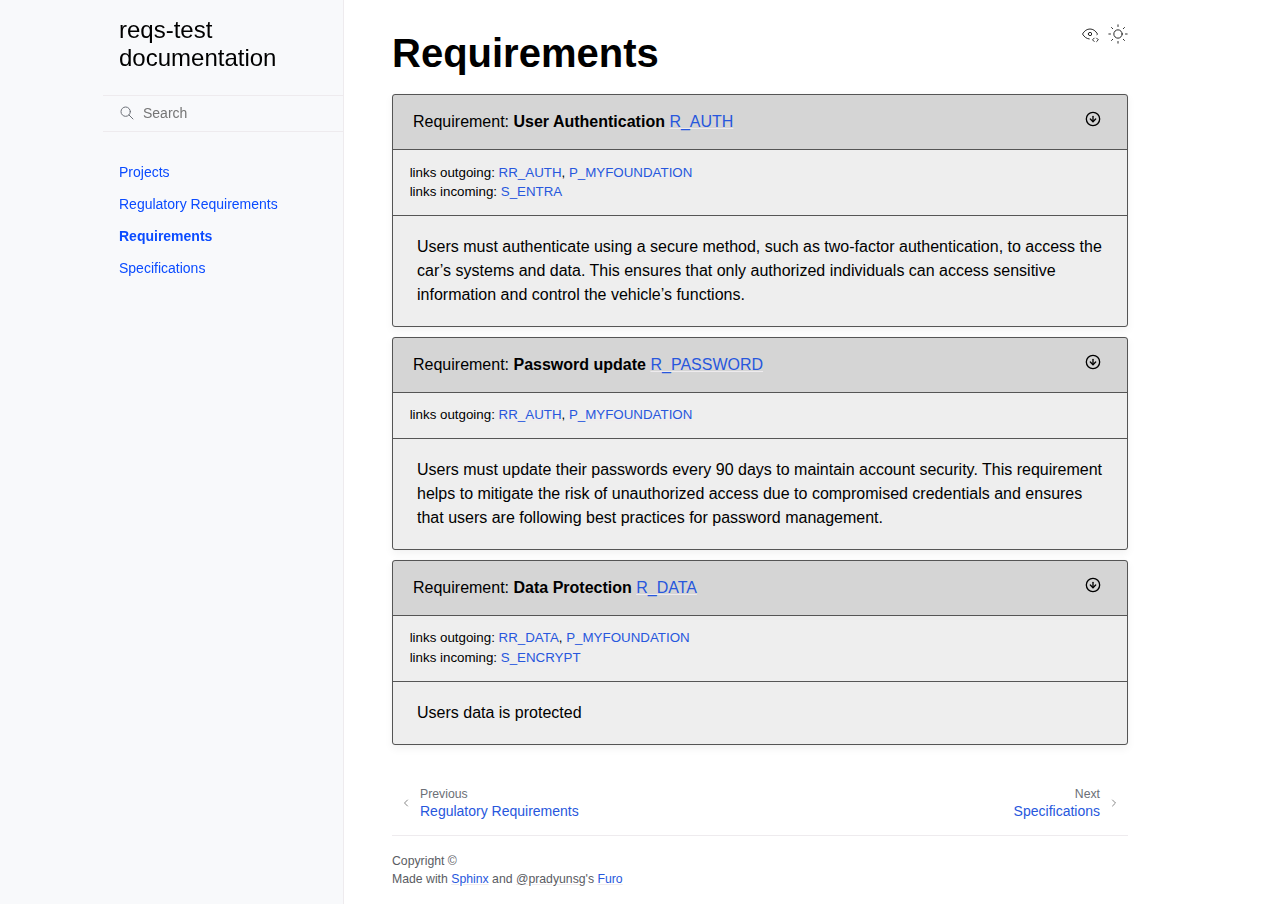
<file: _build/requirements.html>
<!doctype html>
<html class="no-js" lang="en" data-content_root="./">
  <head><meta charset="utf-8">
    <meta name="viewport" content="width=device-width,initial-scale=1">
    <meta name="color-scheme" content="light dark"><meta name="viewport" content="width=device-width, initial-scale=1" />
<link rel="index" title="Index" href="genindex.html"><link rel="search" title="Search" href="search.html"><link rel="next" title="Specifications" href="specs.html"><link rel="prev" title="Regulatory Requirements" href="regulatory_requirements.html">

    <!-- Generated with Sphinx 8.2.3 and Furo 2025.12.19 -->
        <title>Requirements - reqs-test documentation</title>
      <link rel="stylesheet" type="text/css" href="_static/pygments.css?v=d111a655" />
    <link rel="stylesheet" type="text/css" href="_static/styles/furo.css?v=7bdb33bb" />
    <link rel="stylesheet" type="text/css" href="_static/graphviz.css?v=4ae1632d" />
    <link rel="stylesheet" type="text/css" href="_static/sphinx-data-viewer/jsonview.bundle.css?v=f6ef2277" />
    <link rel="stylesheet" type="text/css" href="_static/sphinx-needs/libs/html/datatables.min.css?v=4b4fd840" />
    <link rel="stylesheet" type="text/css" href="_static/sphinx-needs/common_css/need_style.css?v=92936fa5" />
    <link rel="stylesheet" type="text/css" href="_static/sphinx-needs/common_css/need_core.css?v=f5b60a78" />
    <link rel="stylesheet" type="text/css" href="_static/sphinx-needs/common_css/needstable.css?v=5e1b6797" />
    <link rel="stylesheet" type="text/css" href="_static/sphinx-needs/common_css/need_links.css?v=2150a916" />
    <link rel="stylesheet" type="text/css" href="_static/sphinx-needs/common_css/need_toggle.css?v=5c6620df" />
    <link rel="stylesheet" type="text/css" href="_static/sphinx-needs/modern.css?v=803738c0" />
    <link rel="stylesheet" type="text/css" href="_static/styles/furo-extensions.css?v=8dab3a3b" />
    
    


<style>
  body {
    --color-code-background: #f2f2f2;
  --color-code-foreground: #1e1e1e;
  
  }
  @media not print {
    body[data-theme="dark"] {
      --color-code-background: #202020;
  --color-code-foreground: #d0d0d0;
  
    }
    @media (prefers-color-scheme: dark) {
      body:not([data-theme="light"]) {
        --color-code-background: #202020;
  --color-code-foreground: #d0d0d0;
  
      }
    }
  }
</style></head>
  <body>
    
    <script>
      document.body.dataset.theme = localStorage.getItem("theme") || "auto";
    </script>
    

<svg xmlns="http://www.w3.org/2000/svg" style="display: none;">
  <symbol id="svg-toc" viewBox="0 0 24 24">
    <title>Contents</title>
    <svg stroke="currentColor" fill="currentColor" stroke-width="0" viewBox="0 0 1024 1024">
      <path d="M408 442h480c4.4 0 8-3.6 8-8v-56c0-4.4-3.6-8-8-8H408c-4.4 0-8 3.6-8 8v56c0 4.4 3.6 8 8 8zm-8 204c0 4.4 3.6 8 8 8h480c4.4 0 8-3.6 8-8v-56c0-4.4-3.6-8-8-8H408c-4.4 0-8 3.6-8 8v56zm504-486H120c-4.4 0-8 3.6-8 8v56c0 4.4 3.6 8 8 8h784c4.4 0 8-3.6 8-8v-56c0-4.4-3.6-8-8-8zm0 632H120c-4.4 0-8 3.6-8 8v56c0 4.4 3.6 8 8 8h784c4.4 0 8-3.6 8-8v-56c0-4.4-3.6-8-8-8zM115.4 518.9L271.7 642c5.8 4.6 14.4.5 14.4-6.9V388.9c0-7.4-8.5-11.5-14.4-6.9L115.4 505.1a8.74 8.74 0 0 0 0 13.8z"/>
    </svg>
  </symbol>
  <symbol id="svg-menu" viewBox="0 0 24 24">
    <title>Menu</title>
    <svg xmlns="http://www.w3.org/2000/svg" viewBox="0 0 24 24" fill="none" stroke="currentColor"
      stroke-width="2" stroke-linecap="round" stroke-linejoin="round" class="feather-menu">
      <line x1="3" y1="12" x2="21" y2="12"></line>
      <line x1="3" y1="6" x2="21" y2="6"></line>
      <line x1="3" y1="18" x2="21" y2="18"></line>
    </svg>
  </symbol>
  <symbol id="svg-arrow-right" viewBox="0 0 24 24">
    <title>Expand</title>
    <svg xmlns="http://www.w3.org/2000/svg" viewBox="0 0 24 24" fill="none" stroke="currentColor"
      stroke-width="2" stroke-linecap="round" stroke-linejoin="round" class="feather-chevron-right">
      <polyline points="9 18 15 12 9 6"></polyline>
    </svg>
  </symbol>
  <symbol id="svg-sun" viewBox="0 0 24 24">
    <title>Light mode</title>
    <svg xmlns="http://www.w3.org/2000/svg" viewBox="0 0 24 24" fill="none" stroke="currentColor"
      stroke-width="1" stroke-linecap="round" stroke-linejoin="round" class="feather-sun">
      <circle cx="12" cy="12" r="5"></circle>
      <line x1="12" y1="1" x2="12" y2="3"></line>
      <line x1="12" y1="21" x2="12" y2="23"></line>
      <line x1="4.22" y1="4.22" x2="5.64" y2="5.64"></line>
      <line x1="18.36" y1="18.36" x2="19.78" y2="19.78"></line>
      <line x1="1" y1="12" x2="3" y2="12"></line>
      <line x1="21" y1="12" x2="23" y2="12"></line>
      <line x1="4.22" y1="19.78" x2="5.64" y2="18.36"></line>
      <line x1="18.36" y1="5.64" x2="19.78" y2="4.22"></line>
    </svg>
  </symbol>
  <symbol id="svg-moon" viewBox="0 0 24 24">
    <title>Dark mode</title>
    <svg xmlns="http://www.w3.org/2000/svg" viewBox="0 0 24 24" fill="none" stroke="currentColor"
      stroke-width="1" stroke-linecap="round" stroke-linejoin="round" class="icon-tabler-moon">
      <path stroke="none" d="M0 0h24v24H0z" fill="none" />
      <path d="M12 3c.132 0 .263 0 .393 0a7.5 7.5 0 0 0 7.92 12.446a9 9 0 1 1 -8.313 -12.454z" />
    </svg>
  </symbol>
  <symbol id="svg-sun-with-moon" viewBox="0 0 24 24">
    <title>Auto light/dark, in light mode</title>
    <svg xmlns="http://www.w3.org/2000/svg" viewBox="0 0 24 24" fill="none" stroke="currentColor"
      stroke-width="1" stroke-linecap="round" stroke-linejoin="round"
      class="icon-custom-derived-from-feather-sun-and-tabler-moon">
      <path style="opacity: 50%" d="M 5.411 14.504 C 5.471 14.504 5.532 14.504 5.591 14.504 C 3.639 16.319 4.383 19.569 6.931 20.352 C 7.693 20.586 8.512 20.551 9.25 20.252 C 8.023 23.207 4.056 23.725 2.11 21.184 C 0.166 18.642 1.702 14.949 4.874 14.536 C 5.051 14.512 5.231 14.5 5.411 14.5 L 5.411 14.504 Z"/>
      <line x1="14.5" y1="3.25" x2="14.5" y2="1.25"/>
      <line x1="14.5" y1="15.85" x2="14.5" y2="17.85"/>
      <line x1="10.044" y1="5.094" x2="8.63" y2="3.68"/>
      <line x1="19" y1="14.05" x2="20.414" y2="15.464"/>
      <line x1="8.2" y1="9.55" x2="6.2" y2="9.55"/>
      <line x1="20.8" y1="9.55" x2="22.8" y2="9.55"/>
      <line x1="10.044" y1="14.006" x2="8.63" y2="15.42"/>
      <line x1="19" y1="5.05" x2="20.414" y2="3.636"/>
      <circle cx="14.5" cy="9.55" r="3.6"/>
    </svg>
  </symbol>
  <symbol id="svg-moon-with-sun" viewBox="0 0 24 24">
    <title>Auto light/dark, in dark mode</title>
    <svg xmlns="http://www.w3.org/2000/svg" viewBox="0 0 24 24" fill="none" stroke="currentColor"
      stroke-width="1" stroke-linecap="round" stroke-linejoin="round"
      class="icon-custom-derived-from-feather-sun-and-tabler-moon">
      <path d="M 8.282 7.007 C 8.385 7.007 8.494 7.007 8.595 7.007 C 5.18 10.184 6.481 15.869 10.942 17.24 C 12.275 17.648 13.706 17.589 15 17.066 C 12.851 22.236 5.91 23.143 2.505 18.696 C -0.897 14.249 1.791 7.786 7.342 7.063 C 7.652 7.021 7.965 7 8.282 7 L 8.282 7.007 Z"/>
      <line style="opacity: 50%" x1="18" y1="3.705" x2="18" y2="2.5"/>
      <line style="opacity: 50%" x1="18" y1="11.295" x2="18" y2="12.5"/>
      <line style="opacity: 50%" x1="15.316" y1="4.816" x2="14.464" y2="3.964"/>
      <line style="opacity: 50%" x1="20.711" y1="10.212" x2="21.563" y2="11.063"/>
      <line style="opacity: 50%" x1="14.205" y1="7.5" x2="13.001" y2="7.5"/>
      <line style="opacity: 50%" x1="21.795" y1="7.5" x2="23" y2="7.5"/>
      <line style="opacity: 50%" x1="15.316" y1="10.184" x2="14.464" y2="11.036"/>
      <line style="opacity: 50%" x1="20.711" y1="4.789" x2="21.563" y2="3.937"/>
      <circle style="opacity: 50%" cx="18" cy="7.5" r="2.169"/>
    </svg>
  </symbol>
  <symbol id="svg-pencil" viewBox="0 0 24 24">
    <svg xmlns="http://www.w3.org/2000/svg" viewBox="0 0 24 24" fill="none" stroke="currentColor"
      stroke-width="1" stroke-linecap="round" stroke-linejoin="round" class="icon-tabler-pencil-code">
      <path d="M4 20h4l10.5 -10.5a2.828 2.828 0 1 0 -4 -4l-10.5 10.5v4" />
      <path d="M13.5 6.5l4 4" />
      <path d="M20 21l2 -2l-2 -2" />
      <path d="M17 17l-2 2l2 2" />
    </svg>
  </symbol>
  <symbol id="svg-eye" viewBox="0 0 24 24">
    <svg xmlns="http://www.w3.org/2000/svg" viewBox="0 0 24 24" fill="none" stroke="currentColor"
      stroke-width="1" stroke-linecap="round" stroke-linejoin="round" class="icon-tabler-eye-code">
      <path stroke="none" d="M0 0h24v24H0z" fill="none" />
      <path d="M10 12a2 2 0 1 0 4 0a2 2 0 0 0 -4 0" />
      <path
        d="M11.11 17.958c-3.209 -.307 -5.91 -2.293 -8.11 -5.958c2.4 -4 5.4 -6 9 -6c3.6 0 6.6 2 9 6c-.21 .352 -.427 .688 -.647 1.008" />
      <path d="M20 21l2 -2l-2 -2" />
      <path d="M17 17l-2 2l2 2" />
    </svg>
  </symbol>
</svg>

<input type="checkbox" class="sidebar-toggle" name="__navigation" id="__navigation" aria-label="Toggle site navigation sidebar">
<input type="checkbox" class="sidebar-toggle" name="__toc" id="__toc" aria-label="Toggle table of contents sidebar">
<label class="overlay sidebar-overlay" for="__navigation"></label>
<label class="overlay toc-overlay" for="__toc"></label>

<a class="skip-to-content muted-link" href="#furo-main-content">Skip to content</a>



<div class="page">
  <header class="mobile-header">
    <div class="header-left">
      <label class="nav-overlay-icon" for="__navigation">
        <span class="icon"><svg><use href="#svg-menu"></use></svg></span>
      </label>
    </div>
    <div class="header-center">
      <a href="index.html"><div class="brand">reqs-test  documentation</div></a>
    </div>
    <div class="header-right">
      <div class="theme-toggle-container theme-toggle-header">
        <button class="theme-toggle" aria-label="Toggle Light / Dark / Auto color theme">
          <svg class="theme-icon-when-auto-light"><use href="#svg-sun-with-moon"></use></svg>
          <svg class="theme-icon-when-auto-dark"><use href="#svg-moon-with-sun"></use></svg>
          <svg class="theme-icon-when-dark"><use href="#svg-moon"></use></svg>
          <svg class="theme-icon-when-light"><use href="#svg-sun"></use></svg>
        </button>
      </div>
      <label class="toc-overlay-icon toc-header-icon no-toc" for="__toc">
        <span class="icon"><svg><use href="#svg-toc"></use></svg></span>
      </label>
    </div>
  </header>
  <aside class="sidebar-drawer">
    <div class="sidebar-container">
      
      <div class="sidebar-sticky"><a class="sidebar-brand" href="index.html">
  
  <span class="sidebar-brand-text">reqs-test  documentation</span>
  
</a><form class="sidebar-search-container" method="get" action="search.html" role="search">
  <input class="sidebar-search" placeholder="Search" name="q" aria-label="Search">
  <input type="hidden" name="check_keywords" value="yes">
  <input type="hidden" name="area" value="default">
</form>
<div id="searchbox"></div><div class="sidebar-scroll"><div class="sidebar-tree">
  <ul class="current">
<li class="toctree-l1"><a class="reference internal" href="projects.html">Projects</a></li>
<li class="toctree-l1"><a class="reference internal" href="regulatory_requirements.html">Regulatory Requirements</a></li>
<li class="toctree-l1 current current-page"><a class="current reference internal" href="#">Requirements</a></li>
<li class="toctree-l1"><a class="reference internal" href="specs.html">Specifications</a></li>
</ul>

</div>
</div>

      </div>
      
    </div>
  </aside>
  <div class="main">
    <div class="content">
      <div class="article-container">
        <a href="#" class="back-to-top muted-link">
          <svg xmlns="http://www.w3.org/2000/svg" viewBox="0 0 24 24">
            <path d="M13 20h-2V8l-5.5 5.5-1.42-1.42L12 4.16l7.92 7.92-1.42 1.42L13 8v12z"></path>
          </svg>
          <span>Back to top</span>
        </a>
        <div class="content-icon-container">
          <div class="view-this-page">
  <a class="muted-link" href="_sources/requirements.rst.txt" title="View this page">
    <svg><use href="#svg-eye"></use></svg>
    <span class="visually-hidden">View this page</span>
  </a>
</div>
<div class="theme-toggle-container theme-toggle-content">
            <button class="theme-toggle" aria-label="Toggle Light / Dark / Auto color theme">
              <svg class="theme-icon-when-auto-light"><use href="#svg-sun-with-moon"></use></svg>
              <svg class="theme-icon-when-auto-dark"><use href="#svg-moon-with-sun"></use></svg>
              <svg class="theme-icon-when-dark"><use href="#svg-moon"></use></svg>
              <svg class="theme-icon-when-light"><use href="#svg-sun"></use></svg>
            </button>
          </div>
          <label class="toc-overlay-icon toc-content-icon no-toc" for="__toc">
            <span class="icon"><svg><use href="#svg-toc"></use></svg></span>
          </label>
        </div>
        <article role="main" id="furo-main-content">
          <section id="requirements">
<h1>Requirements<a class="headerlink" href="#requirements" title="Link to this heading">¶</a></h1>
<div class="need_container docutils container" id="SNCB-acb9e2da">
<table class="need needs_grid_simple needs_layout_clean needs_style_none needs_type_req docutils align-default" id="R_AUTH">
<tbody>
<tr class="need head row-odd"><td class="need head"><div class="needs_head line-block">
<div class="line"><span><span class="needs_type_name"><span class="needs_data">Requirement</span></span>: </span><strong><span><span class="needs_title"><span class="needs_data">User Authentication</span></span></span></strong><span> <span class="needs-id"><a class="reference internal" href="#R_AUTH" title="R_AUTH">R_AUTH</a></span>  <span class="needs needs_collapse" id="target__show__meta"><span class="needs collapsed"><svg xmlns="http://www.w3.org/2000/svg" width="28" height="28" viewBox="0 0 24 24" fill="none" stroke="currentColor" stroke-width="2" stroke-linecap="round" stroke-linejoin="round" class="feather feather-arrow-down-circle"><circle cx="12" cy="12" r="10"></circle><polyline points="8 12 12 16 16 12"></polyline><line x1="12" y1="8" x2="12" y2="16"></line></svg></span><span class="needs visible collapse_is_hidden"><svg xmlns="http://www.w3.org/2000/svg" width="28" height="28" viewBox="0 0 24 24" fill="none" stroke="currentColor" stroke-width="2" stroke-linecap="round" stroke-linejoin="round" class="feather feather-arrow-right-circle"><circle cx="12" cy="12" r="10"></circle><polyline points="12 16 16 12 12 8"></polyline><line x1="8" y1="12" x2="16" y2="12"></line></svg></span></span> </span></div>
</div>
</td>
</tr>
<tr class="need meta row-even"><td class="need meta"><div class="needs_meta line-block">
<div class="line"><span><span></span></span></div>
<div class="line"><span><div class="line">links outgoing: <span class="links"><span><a class="reference internal" href="regulatory_requirements.html#RR_AUTH" title="R_AUTH">RR_AUTH</a>, <a class="reference internal" href="projects.html#P_MYFOUNDATION" title="R_AUTH">P_MYFOUNDATION</a></span></span></div>
<div class="line">links incoming: <span class="links"><span><a class="reference internal" href="specs.html#S_ENTRA" title="R_AUTH">S_ENTRA</a></span></span></div>
</span></div>
</div>
</td>
</tr>
<tr class="need content row-odd"><td class="need content" colspan="1"><p>Users must authenticate using a secure method, such as two-factor authentication, to access the car’s systems and data. This ensures that only authorized individuals can access sensitive information and control the vehicle’s functions.</p></td>
</tr>
</tbody>
</table>
</div>
<div class="need_container docutils container" id="SNCB-07ea6d89">
<table class="need needs_grid_simple needs_layout_clean needs_style_none needs_type_req docutils align-default" id="R_PASSWORD">
<tbody>
<tr class="need head row-odd"><td class="need head"><div class="needs_head line-block">
<div class="line"><span><span class="needs_type_name"><span class="needs_data">Requirement</span></span>: </span><strong><span><span class="needs_title"><span class="needs_data">Password update</span></span></span></strong><span> <span class="needs-id"><a class="reference internal" href="#R_PASSWORD" title="R_PASSWORD">R_PASSWORD</a></span>  <span class="needs needs_collapse" id="target__show__meta"><span class="needs collapsed"><svg xmlns="http://www.w3.org/2000/svg" width="28" height="28" viewBox="0 0 24 24" fill="none" stroke="currentColor" stroke-width="2" stroke-linecap="round" stroke-linejoin="round" class="feather feather-arrow-down-circle"><circle cx="12" cy="12" r="10"></circle><polyline points="8 12 12 16 16 12"></polyline><line x1="12" y1="8" x2="12" y2="16"></line></svg></span><span class="needs visible collapse_is_hidden"><svg xmlns="http://www.w3.org/2000/svg" width="28" height="28" viewBox="0 0 24 24" fill="none" stroke="currentColor" stroke-width="2" stroke-linecap="round" stroke-linejoin="round" class="feather feather-arrow-right-circle"><circle cx="12" cy="12" r="10"></circle><polyline points="12 16 16 12 12 8"></polyline><line x1="8" y1="12" x2="16" y2="12"></line></svg></span></span> </span></div>
</div>
</td>
</tr>
<tr class="need meta row-even"><td class="need meta"><div class="needs_meta line-block">
<div class="line"><span><span></span></span></div>
<div class="line"><span><div class="line">links outgoing: <span class="links"><span><a class="reference internal" href="regulatory_requirements.html#RR_AUTH" title="R_PASSWORD">RR_AUTH</a>, <a class="reference internal" href="projects.html#P_MYFOUNDATION" title="R_PASSWORD">P_MYFOUNDATION</a></span></span></div>
</span></div>
</div>
</td>
</tr>
<tr class="need content row-odd"><td class="need content" colspan="1"><p>Users must update their passwords every 90 days to maintain account security. This requirement helps to mitigate the risk of unauthorized access due to compromised credentials and ensures that users are following best practices for password management.</p></td>
</tr>
</tbody>
</table>
</div>
<div class="need_container docutils container" id="SNCB-8700a519">
<table class="need needs_grid_simple needs_layout_clean needs_style_none needs_type_req docutils align-default" id="R_DATA">
<tbody>
<tr class="need head row-odd"><td class="need head"><div class="needs_head line-block">
<div class="line"><span><span class="needs_type_name"><span class="needs_data">Requirement</span></span>: </span><strong><span><span class="needs_title"><span class="needs_data">Data Protection</span></span></span></strong><span> <span class="needs-id"><a class="reference internal" href="#R_DATA" title="R_DATA">R_DATA</a></span>  <span class="needs needs_collapse" id="target__show__meta"><span class="needs collapsed"><svg xmlns="http://www.w3.org/2000/svg" width="28" height="28" viewBox="0 0 24 24" fill="none" stroke="currentColor" stroke-width="2" stroke-linecap="round" stroke-linejoin="round" class="feather feather-arrow-down-circle"><circle cx="12" cy="12" r="10"></circle><polyline points="8 12 12 16 16 12"></polyline><line x1="12" y1="8" x2="12" y2="16"></line></svg></span><span class="needs visible collapse_is_hidden"><svg xmlns="http://www.w3.org/2000/svg" width="28" height="28" viewBox="0 0 24 24" fill="none" stroke="currentColor" stroke-width="2" stroke-linecap="round" stroke-linejoin="round" class="feather feather-arrow-right-circle"><circle cx="12" cy="12" r="10"></circle><polyline points="12 16 16 12 12 8"></polyline><line x1="8" y1="12" x2="16" y2="12"></line></svg></span></span> </span></div>
</div>
</td>
</tr>
<tr class="need meta row-even"><td class="need meta"><div class="needs_meta line-block">
<div class="line"><span><span></span></span></div>
<div class="line"><span><div class="line">links outgoing: <span class="links"><span><a class="reference internal" href="regulatory_requirements.html#RR_DATA" title="R_DATA">RR_DATA</a>, <a class="reference internal" href="projects.html#P_MYFOUNDATION" title="R_DATA">P_MYFOUNDATION</a></span></span></div>
<div class="line">links incoming: <span class="links"><span><a class="reference internal" href="specs.html#S_ENCRYPT" title="R_DATA">S_ENCRYPT</a></span></span></div>
</span></div>
</div>
</td>
</tr>
<tr class="need content row-odd"><td class="need content" colspan="1"><p>Users data is protected</p></td>
</tr>
</tbody>
</table>
</div>
</section>

        </article>
      </div>
      <footer>
        
        <div class="related-pages">
          <a class="next-page" href="specs.html">
              <div class="page-info">
                <div class="context">
                  <span>Next</span>
                </div>
                <div class="title">Specifications</div>
              </div>
              <svg class="furo-related-icon"><use href="#svg-arrow-right"></use></svg>
            </a>
          <a class="prev-page" href="regulatory_requirements.html">
              <svg class="furo-related-icon"><use href="#svg-arrow-right"></use></svg>
              <div class="page-info">
                <div class="context">
                  <span>Previous</span>
                </div>
                
                <div class="title">Regulatory Requirements</div>
                
              </div>
            </a>
        </div>
        <div class="bottom-of-page">
          <div class="left-details">
            <div class="copyright">
                Copyright &#169; 
            </div>
            Made with <a href="https://www.sphinx-doc.org/">Sphinx</a> and <a class="muted-link" href="https://pradyunsg.me">@pradyunsg</a>'s
            
            <a href="https://github.com/pradyunsg/furo">Furo</a>
            
          </div>
          <div class="right-details">
            
          </div>
        </div>
        
      </footer>
    </div>
    <aside class="toc-drawer no-toc">
      
      
      
    </aside>
  </div>
</div><script src="_static/jquery.js?v=5d32c60e"></script>
    <script src="_static/_sphinx_javascript_frameworks_compat.js?v=2cd50e6c"></script>
    <script src="_static/documentation_options.js?v=5929fcd5"></script>
    <script src="_static/doctools.js?v=9bcbadda"></script>
    <script src="_static/sphinx_highlight.js?v=dc90522c"></script>
    <script src="_static/scripts/furo.js?v=46bd48cc"></script>
    <script src="_static/sphinx-data-viewer/jsonview.bundle.js?v=18cd53c5"></script>
    <script src="_static/sphinx-data-viewer/jsonview_loader.js?v=f7ff7e7d"></script>
    <script src="_static/sphinx-needs/libs/html/datatables.min.js?v=8a4aee21"></script>
    <script src="_static/sphinx-needs/libs/html/datatables_loader.js?v=a2cae175"></script>
    <script src="_static/sphinx-needs/libs/html/sphinx_needs_collapse.js?v=dca66431"></script>
    </body>
</html>
</file>
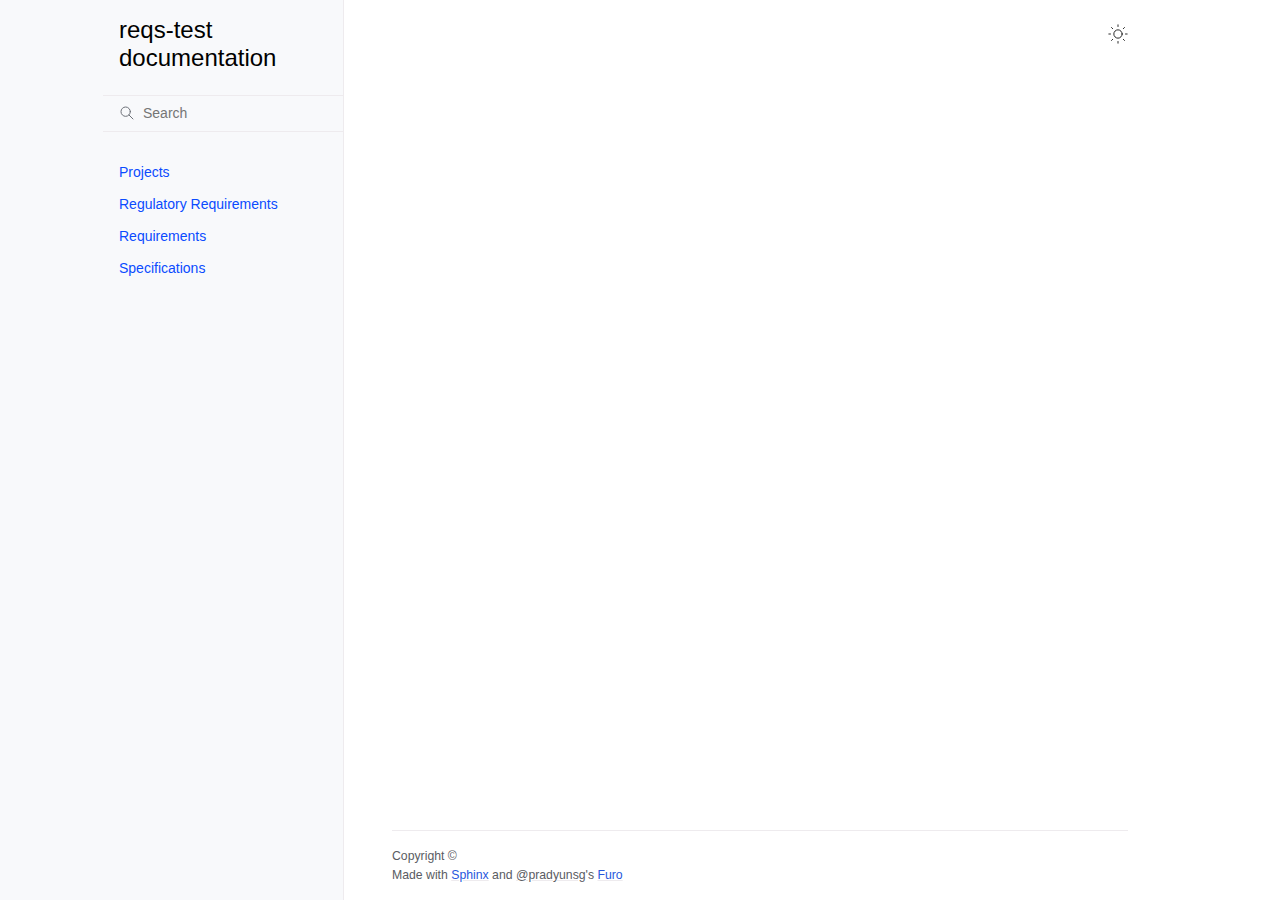
<file: _build/search.html>
<!doctype html>
<html class="no-js" lang="en" data-content_root="./">
  <head>
<meta charset="utf-8">
    <meta name="viewport" content="width=device-width,initial-scale=1">
    <meta name="color-scheme" content="light dark"><link rel="index" title="Index" href="genindex.html"><link rel="search" title="Search" href="#">

    <!-- Generated with Sphinx 8.2.3 and Furo 2025.12.19 -->
<meta name="robots" content="noindex" />
<title>Search - reqs-test  documentation</title><link rel="stylesheet" type="text/css" href="_static/pygments.css?v=d111a655" />
    <link rel="stylesheet" type="text/css" href="_static/styles/furo.css?v=7bdb33bb" />
    <link rel="stylesheet" type="text/css" href="_static/graphviz.css?v=4ae1632d" />
    <link rel="stylesheet" type="text/css" href="_static/sphinx-data-viewer/jsonview.bundle.css?v=f6ef2277" />
    <link rel="stylesheet" type="text/css" href="_static/sphinx-needs/libs/html/datatables.min.css?v=4b4fd840" />
    <link rel="stylesheet" type="text/css" href="_static/sphinx-needs/common_css/need_style.css?v=92936fa5" />
    <link rel="stylesheet" type="text/css" href="_static/sphinx-needs/common_css/need_core.css?v=f5b60a78" />
    <link rel="stylesheet" type="text/css" href="_static/sphinx-needs/common_css/needstable.css?v=5e1b6797" />
    <link rel="stylesheet" type="text/css" href="_static/sphinx-needs/common_css/need_links.css?v=2150a916" />
    <link rel="stylesheet" type="text/css" href="_static/sphinx-needs/common_css/need_toggle.css?v=5c6620df" />
    <link rel="stylesheet" type="text/css" href="_static/sphinx-needs/modern.css?v=803738c0" />
    <link rel="stylesheet" type="text/css" href="_static/styles/furo-extensions.css?v=8dab3a3b" />
    
    


<style>
  body {
    --color-code-background: #f2f2f2;
  --color-code-foreground: #1e1e1e;
  
  }
  @media not print {
    body[data-theme="dark"] {
      --color-code-background: #202020;
  --color-code-foreground: #d0d0d0;
  
    }
    @media (prefers-color-scheme: dark) {
      body:not([data-theme="light"]) {
        --color-code-background: #202020;
  --color-code-foreground: #d0d0d0;
  
      }
    }
  }
</style></head>
  <body>
    
    <script>
      document.body.dataset.theme = localStorage.getItem("theme") || "auto";
    </script>
    

<svg xmlns="http://www.w3.org/2000/svg" style="display: none;">
  <symbol id="svg-toc" viewBox="0 0 24 24">
    <title>Contents</title>
    <svg stroke="currentColor" fill="currentColor" stroke-width="0" viewBox="0 0 1024 1024">
      <path d="M408 442h480c4.4 0 8-3.6 8-8v-56c0-4.4-3.6-8-8-8H408c-4.4 0-8 3.6-8 8v56c0 4.4 3.6 8 8 8zm-8 204c0 4.4 3.6 8 8 8h480c4.4 0 8-3.6 8-8v-56c0-4.4-3.6-8-8-8H408c-4.4 0-8 3.6-8 8v56zm504-486H120c-4.4 0-8 3.6-8 8v56c0 4.4 3.6 8 8 8h784c4.4 0 8-3.6 8-8v-56c0-4.4-3.6-8-8-8zm0 632H120c-4.4 0-8 3.6-8 8v56c0 4.4 3.6 8 8 8h784c4.4 0 8-3.6 8-8v-56c0-4.4-3.6-8-8-8zM115.4 518.9L271.7 642c5.8 4.6 14.4.5 14.4-6.9V388.9c0-7.4-8.5-11.5-14.4-6.9L115.4 505.1a8.74 8.74 0 0 0 0 13.8z"/>
    </svg>
  </symbol>
  <symbol id="svg-menu" viewBox="0 0 24 24">
    <title>Menu</title>
    <svg xmlns="http://www.w3.org/2000/svg" viewBox="0 0 24 24" fill="none" stroke="currentColor"
      stroke-width="2" stroke-linecap="round" stroke-linejoin="round" class="feather-menu">
      <line x1="3" y1="12" x2="21" y2="12"></line>
      <line x1="3" y1="6" x2="21" y2="6"></line>
      <line x1="3" y1="18" x2="21" y2="18"></line>
    </svg>
  </symbol>
  <symbol id="svg-arrow-right" viewBox="0 0 24 24">
    <title>Expand</title>
    <svg xmlns="http://www.w3.org/2000/svg" viewBox="0 0 24 24" fill="none" stroke="currentColor"
      stroke-width="2" stroke-linecap="round" stroke-linejoin="round" class="feather-chevron-right">
      <polyline points="9 18 15 12 9 6"></polyline>
    </svg>
  </symbol>
  <symbol id="svg-sun" viewBox="0 0 24 24">
    <title>Light mode</title>
    <svg xmlns="http://www.w3.org/2000/svg" viewBox="0 0 24 24" fill="none" stroke="currentColor"
      stroke-width="1" stroke-linecap="round" stroke-linejoin="round" class="feather-sun">
      <circle cx="12" cy="12" r="5"></circle>
      <line x1="12" y1="1" x2="12" y2="3"></line>
      <line x1="12" y1="21" x2="12" y2="23"></line>
      <line x1="4.22" y1="4.22" x2="5.64" y2="5.64"></line>
      <line x1="18.36" y1="18.36" x2="19.78" y2="19.78"></line>
      <line x1="1" y1="12" x2="3" y2="12"></line>
      <line x1="21" y1="12" x2="23" y2="12"></line>
      <line x1="4.22" y1="19.78" x2="5.64" y2="18.36"></line>
      <line x1="18.36" y1="5.64" x2="19.78" y2="4.22"></line>
    </svg>
  </symbol>
  <symbol id="svg-moon" viewBox="0 0 24 24">
    <title>Dark mode</title>
    <svg xmlns="http://www.w3.org/2000/svg" viewBox="0 0 24 24" fill="none" stroke="currentColor"
      stroke-width="1" stroke-linecap="round" stroke-linejoin="round" class="icon-tabler-moon">
      <path stroke="none" d="M0 0h24v24H0z" fill="none" />
      <path d="M12 3c.132 0 .263 0 .393 0a7.5 7.5 0 0 0 7.92 12.446a9 9 0 1 1 -8.313 -12.454z" />
    </svg>
  </symbol>
  <symbol id="svg-sun-with-moon" viewBox="0 0 24 24">
    <title>Auto light/dark, in light mode</title>
    <svg xmlns="http://www.w3.org/2000/svg" viewBox="0 0 24 24" fill="none" stroke="currentColor"
      stroke-width="1" stroke-linecap="round" stroke-linejoin="round"
      class="icon-custom-derived-from-feather-sun-and-tabler-moon">
      <path style="opacity: 50%" d="M 5.411 14.504 C 5.471 14.504 5.532 14.504 5.591 14.504 C 3.639 16.319 4.383 19.569 6.931 20.352 C 7.693 20.586 8.512 20.551 9.25 20.252 C 8.023 23.207 4.056 23.725 2.11 21.184 C 0.166 18.642 1.702 14.949 4.874 14.536 C 5.051 14.512 5.231 14.5 5.411 14.5 L 5.411 14.504 Z"/>
      <line x1="14.5" y1="3.25" x2="14.5" y2="1.25"/>
      <line x1="14.5" y1="15.85" x2="14.5" y2="17.85"/>
      <line x1="10.044" y1="5.094" x2="8.63" y2="3.68"/>
      <line x1="19" y1="14.05" x2="20.414" y2="15.464"/>
      <line x1="8.2" y1="9.55" x2="6.2" y2="9.55"/>
      <line x1="20.8" y1="9.55" x2="22.8" y2="9.55"/>
      <line x1="10.044" y1="14.006" x2="8.63" y2="15.42"/>
      <line x1="19" y1="5.05" x2="20.414" y2="3.636"/>
      <circle cx="14.5" cy="9.55" r="3.6"/>
    </svg>
  </symbol>
  <symbol id="svg-moon-with-sun" viewBox="0 0 24 24">
    <title>Auto light/dark, in dark mode</title>
    <svg xmlns="http://www.w3.org/2000/svg" viewBox="0 0 24 24" fill="none" stroke="currentColor"
      stroke-width="1" stroke-linecap="round" stroke-linejoin="round"
      class="icon-custom-derived-from-feather-sun-and-tabler-moon">
      <path d="M 8.282 7.007 C 8.385 7.007 8.494 7.007 8.595 7.007 C 5.18 10.184 6.481 15.869 10.942 17.24 C 12.275 17.648 13.706 17.589 15 17.066 C 12.851 22.236 5.91 23.143 2.505 18.696 C -0.897 14.249 1.791 7.786 7.342 7.063 C 7.652 7.021 7.965 7 8.282 7 L 8.282 7.007 Z"/>
      <line style="opacity: 50%" x1="18" y1="3.705" x2="18" y2="2.5"/>
      <line style="opacity: 50%" x1="18" y1="11.295" x2="18" y2="12.5"/>
      <line style="opacity: 50%" x1="15.316" y1="4.816" x2="14.464" y2="3.964"/>
      <line style="opacity: 50%" x1="20.711" y1="10.212" x2="21.563" y2="11.063"/>
      <line style="opacity: 50%" x1="14.205" y1="7.5" x2="13.001" y2="7.5"/>
      <line style="opacity: 50%" x1="21.795" y1="7.5" x2="23" y2="7.5"/>
      <line style="opacity: 50%" x1="15.316" y1="10.184" x2="14.464" y2="11.036"/>
      <line style="opacity: 50%" x1="20.711" y1="4.789" x2="21.563" y2="3.937"/>
      <circle style="opacity: 50%" cx="18" cy="7.5" r="2.169"/>
    </svg>
  </symbol>
  <symbol id="svg-pencil" viewBox="0 0 24 24">
    <svg xmlns="http://www.w3.org/2000/svg" viewBox="0 0 24 24" fill="none" stroke="currentColor"
      stroke-width="1" stroke-linecap="round" stroke-linejoin="round" class="icon-tabler-pencil-code">
      <path d="M4 20h4l10.5 -10.5a2.828 2.828 0 1 0 -4 -4l-10.5 10.5v4" />
      <path d="M13.5 6.5l4 4" />
      <path d="M20 21l2 -2l-2 -2" />
      <path d="M17 17l-2 2l2 2" />
    </svg>
  </symbol>
  <symbol id="svg-eye" viewBox="0 0 24 24">
    <svg xmlns="http://www.w3.org/2000/svg" viewBox="0 0 24 24" fill="none" stroke="currentColor"
      stroke-width="1" stroke-linecap="round" stroke-linejoin="round" class="icon-tabler-eye-code">
      <path stroke="none" d="M0 0h24v24H0z" fill="none" />
      <path d="M10 12a2 2 0 1 0 4 0a2 2 0 0 0 -4 0" />
      <path
        d="M11.11 17.958c-3.209 -.307 -5.91 -2.293 -8.11 -5.958c2.4 -4 5.4 -6 9 -6c3.6 0 6.6 2 9 6c-.21 .352 -.427 .688 -.647 1.008" />
      <path d="M20 21l2 -2l-2 -2" />
      <path d="M17 17l-2 2l2 2" />
    </svg>
  </symbol>
</svg>

<input type="checkbox" class="sidebar-toggle" name="__navigation" id="__navigation" aria-label="Toggle site navigation sidebar">
<input type="checkbox" class="sidebar-toggle" name="__toc" id="__toc" aria-label="Toggle table of contents sidebar">
<label class="overlay sidebar-overlay" for="__navigation"></label>
<label class="overlay toc-overlay" for="__toc"></label>

<a class="skip-to-content muted-link" href="#furo-main-content">Skip to content</a>



<div class="page">
  <header class="mobile-header">
    <div class="header-left">
      <label class="nav-overlay-icon" for="__navigation">
        <span class="icon"><svg><use href="#svg-menu"></use></svg></span>
      </label>
    </div>
    <div class="header-center">
      <a href="index.html"><div class="brand">reqs-test  documentation</div></a>
    </div>
    <div class="header-right">
      <div class="theme-toggle-container theme-toggle-header">
        <button class="theme-toggle" aria-label="Toggle Light / Dark / Auto color theme">
          <svg class="theme-icon-when-auto-light"><use href="#svg-sun-with-moon"></use></svg>
          <svg class="theme-icon-when-auto-dark"><use href="#svg-moon-with-sun"></use></svg>
          <svg class="theme-icon-when-dark"><use href="#svg-moon"></use></svg>
          <svg class="theme-icon-when-light"><use href="#svg-sun"></use></svg>
        </button>
      </div>
      <label class="toc-overlay-icon toc-header-icon no-toc" for="__toc">
        <span class="icon"><svg><use href="#svg-toc"></use></svg></span>
      </label>
    </div>
  </header>
  <aside class="sidebar-drawer">
    <div class="sidebar-container">
      
      <div class="sidebar-sticky"><a class="sidebar-brand" href="index.html">
  
  <span class="sidebar-brand-text">reqs-test  documentation</span>
  
</a><form class="sidebar-search-container" method="get" action="#" role="search">
  <input class="sidebar-search" placeholder="Search" name="q" aria-label="Search">
  <input type="hidden" name="check_keywords" value="yes">
  <input type="hidden" name="area" value="default">
</form>
<div id="searchbox"></div><div class="sidebar-scroll"><div class="sidebar-tree">
  <ul>
<li class="toctree-l1"><a class="reference internal" href="projects.html">Projects</a></li>
<li class="toctree-l1"><a class="reference internal" href="regulatory_requirements.html">Regulatory Requirements</a></li>
<li class="toctree-l1"><a class="reference internal" href="requirements.html">Requirements</a></li>
<li class="toctree-l1"><a class="reference internal" href="specs.html">Specifications</a></li>
</ul>

</div>
</div>

      </div>
      
    </div>
  </aside>
  <div class="main">
    <div class="content">
      <div class="article-container">
        <a href="#" class="back-to-top muted-link">
          <svg xmlns="http://www.w3.org/2000/svg" viewBox="0 0 24 24">
            <path d="M13 20h-2V8l-5.5 5.5-1.42-1.42L12 4.16l7.92 7.92-1.42 1.42L13 8v12z"></path>
          </svg>
          <span>Back to top</span>
        </a>
        <div class="content-icon-container">
          <div class="theme-toggle-container theme-toggle-content">
            <button class="theme-toggle" aria-label="Toggle Light / Dark / Auto color theme">
              <svg class="theme-icon-when-auto-light"><use href="#svg-sun-with-moon"></use></svg>
              <svg class="theme-icon-when-auto-dark"><use href="#svg-moon-with-sun"></use></svg>
              <svg class="theme-icon-when-dark"><use href="#svg-moon"></use></svg>
              <svg class="theme-icon-when-light"><use href="#svg-sun"></use></svg>
            </button>
          </div>
          <label class="toc-overlay-icon toc-content-icon no-toc" for="__toc">
            <span class="icon"><svg><use href="#svg-toc"></use></svg></span>
          </label>
        </div>
        <article role="main" id="furo-main-content">
          
<noscript>
<div class="admonition error">
  <p class="admonition-title">Error</p>
  <p>
    Please activate JavaScript to enable the search functionality.
  </p>
</div>
</noscript>

<div id="search-results"></div>

        </article>
      </div>
      <footer>
        
        <div class="related-pages">
          
          
        </div>
        <div class="bottom-of-page">
          <div class="left-details">
            <div class="copyright">
                Copyright &#169; 
            </div>
            Made with <a href="https://www.sphinx-doc.org/">Sphinx</a> and <a class="muted-link" href="https://pradyunsg.me">@pradyunsg</a>'s
            
            <a href="https://github.com/pradyunsg/furo">Furo</a>
            
          </div>
          <div class="right-details">
            
          </div>
        </div>
        
      </footer>
    </div>
    <aside class="toc-drawer no-toc">
      
      
      
    </aside>
  </div>
</div><script src="_static/jquery.js?v=5d32c60e"></script>
    <script src="_static/_sphinx_javascript_frameworks_compat.js?v=2cd50e6c"></script>
    <script src="_static/documentation_options.js?v=5929fcd5"></script>
    <script src="_static/doctools.js?v=9bcbadda"></script>
    <script src="_static/sphinx_highlight.js?v=dc90522c"></script>
    <script src="_static/scripts/furo.js?v=46bd48cc"></script>
    <script src="_static/sphinx-data-viewer/jsonview.bundle.js?v=18cd53c5"></script>
    <script src="_static/sphinx-data-viewer/jsonview_loader.js?v=f7ff7e7d"></script>
    <script src="_static/sphinx-needs/libs/html/datatables.min.js?v=8a4aee21"></script>
    <script src="_static/sphinx-needs/libs/html/datatables_loader.js?v=a2cae175"></script>
    <script src="_static/sphinx-needs/libs/html/sphinx_needs_collapse.js?v=dca66431"></script>
    
<script src="_static/searchtools.js"></script>
<script src="_static/language_data.js"></script>
<script src="searchindex.js"></script></body>
</html>
</file>
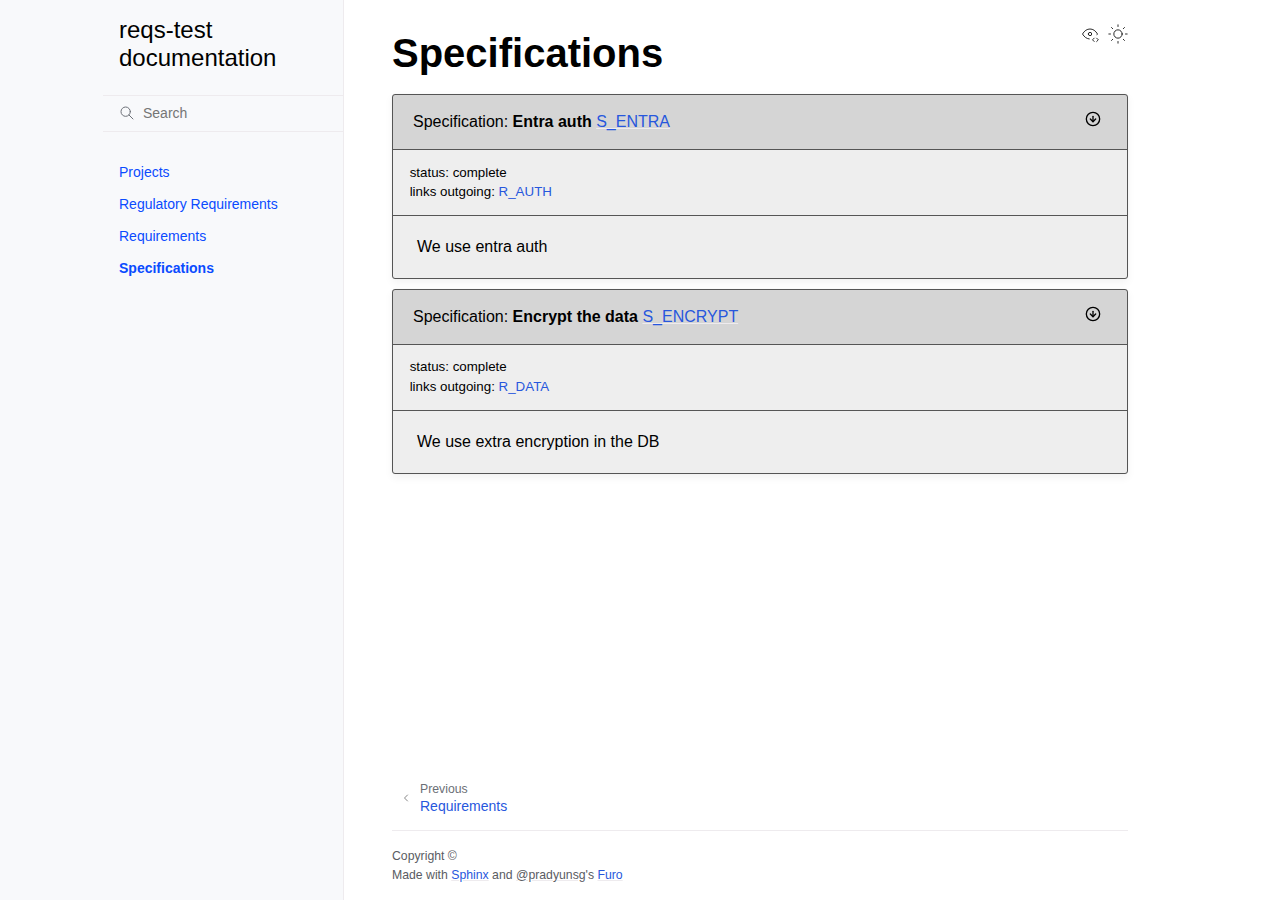
<file: _build/specs.html>
<!doctype html>
<html class="no-js" lang="en" data-content_root="./">
  <head><meta charset="utf-8">
    <meta name="viewport" content="width=device-width,initial-scale=1">
    <meta name="color-scheme" content="light dark"><meta name="viewport" content="width=device-width, initial-scale=1" />
<link rel="index" title="Index" href="genindex.html"><link rel="search" title="Search" href="search.html"><link rel="prev" title="Requirements" href="requirements.html">

    <!-- Generated with Sphinx 8.2.3 and Furo 2025.12.19 -->
        <title>Specifications - reqs-test documentation</title>
      <link rel="stylesheet" type="text/css" href="_static/pygments.css?v=d111a655" />
    <link rel="stylesheet" type="text/css" href="_static/styles/furo.css?v=7bdb33bb" />
    <link rel="stylesheet" type="text/css" href="_static/graphviz.css?v=4ae1632d" />
    <link rel="stylesheet" type="text/css" href="_static/sphinx-data-viewer/jsonview.bundle.css?v=f6ef2277" />
    <link rel="stylesheet" type="text/css" href="_static/sphinx-needs/libs/html/datatables.min.css?v=4b4fd840" />
    <link rel="stylesheet" type="text/css" href="_static/sphinx-needs/common_css/need_style.css?v=92936fa5" />
    <link rel="stylesheet" type="text/css" href="_static/sphinx-needs/common_css/need_core.css?v=f5b60a78" />
    <link rel="stylesheet" type="text/css" href="_static/sphinx-needs/common_css/needstable.css?v=5e1b6797" />
    <link rel="stylesheet" type="text/css" href="_static/sphinx-needs/common_css/need_links.css?v=2150a916" />
    <link rel="stylesheet" type="text/css" href="_static/sphinx-needs/common_css/need_toggle.css?v=5c6620df" />
    <link rel="stylesheet" type="text/css" href="_static/sphinx-needs/modern.css?v=803738c0" />
    <link rel="stylesheet" type="text/css" href="_static/styles/furo-extensions.css?v=8dab3a3b" />
    
    


<style>
  body {
    --color-code-background: #f2f2f2;
  --color-code-foreground: #1e1e1e;
  
  }
  @media not print {
    body[data-theme="dark"] {
      --color-code-background: #202020;
  --color-code-foreground: #d0d0d0;
  
    }
    @media (prefers-color-scheme: dark) {
      body:not([data-theme="light"]) {
        --color-code-background: #202020;
  --color-code-foreground: #d0d0d0;
  
      }
    }
  }
</style></head>
  <body>
    
    <script>
      document.body.dataset.theme = localStorage.getItem("theme") || "auto";
    </script>
    

<svg xmlns="http://www.w3.org/2000/svg" style="display: none;">
  <symbol id="svg-toc" viewBox="0 0 24 24">
    <title>Contents</title>
    <svg stroke="currentColor" fill="currentColor" stroke-width="0" viewBox="0 0 1024 1024">
      <path d="M408 442h480c4.4 0 8-3.6 8-8v-56c0-4.4-3.6-8-8-8H408c-4.4 0-8 3.6-8 8v56c0 4.4 3.6 8 8 8zm-8 204c0 4.4 3.6 8 8 8h480c4.4 0 8-3.6 8-8v-56c0-4.4-3.6-8-8-8H408c-4.4 0-8 3.6-8 8v56zm504-486H120c-4.4 0-8 3.6-8 8v56c0 4.4 3.6 8 8 8h784c4.4 0 8-3.6 8-8v-56c0-4.4-3.6-8-8-8zm0 632H120c-4.4 0-8 3.6-8 8v56c0 4.4 3.6 8 8 8h784c4.4 0 8-3.6 8-8v-56c0-4.4-3.6-8-8-8zM115.4 518.9L271.7 642c5.8 4.6 14.4.5 14.4-6.9V388.9c0-7.4-8.5-11.5-14.4-6.9L115.4 505.1a8.74 8.74 0 0 0 0 13.8z"/>
    </svg>
  </symbol>
  <symbol id="svg-menu" viewBox="0 0 24 24">
    <title>Menu</title>
    <svg xmlns="http://www.w3.org/2000/svg" viewBox="0 0 24 24" fill="none" stroke="currentColor"
      stroke-width="2" stroke-linecap="round" stroke-linejoin="round" class="feather-menu">
      <line x1="3" y1="12" x2="21" y2="12"></line>
      <line x1="3" y1="6" x2="21" y2="6"></line>
      <line x1="3" y1="18" x2="21" y2="18"></line>
    </svg>
  </symbol>
  <symbol id="svg-arrow-right" viewBox="0 0 24 24">
    <title>Expand</title>
    <svg xmlns="http://www.w3.org/2000/svg" viewBox="0 0 24 24" fill="none" stroke="currentColor"
      stroke-width="2" stroke-linecap="round" stroke-linejoin="round" class="feather-chevron-right">
      <polyline points="9 18 15 12 9 6"></polyline>
    </svg>
  </symbol>
  <symbol id="svg-sun" viewBox="0 0 24 24">
    <title>Light mode</title>
    <svg xmlns="http://www.w3.org/2000/svg" viewBox="0 0 24 24" fill="none" stroke="currentColor"
      stroke-width="1" stroke-linecap="round" stroke-linejoin="round" class="feather-sun">
      <circle cx="12" cy="12" r="5"></circle>
      <line x1="12" y1="1" x2="12" y2="3"></line>
      <line x1="12" y1="21" x2="12" y2="23"></line>
      <line x1="4.22" y1="4.22" x2="5.64" y2="5.64"></line>
      <line x1="18.36" y1="18.36" x2="19.78" y2="19.78"></line>
      <line x1="1" y1="12" x2="3" y2="12"></line>
      <line x1="21" y1="12" x2="23" y2="12"></line>
      <line x1="4.22" y1="19.78" x2="5.64" y2="18.36"></line>
      <line x1="18.36" y1="5.64" x2="19.78" y2="4.22"></line>
    </svg>
  </symbol>
  <symbol id="svg-moon" viewBox="0 0 24 24">
    <title>Dark mode</title>
    <svg xmlns="http://www.w3.org/2000/svg" viewBox="0 0 24 24" fill="none" stroke="currentColor"
      stroke-width="1" stroke-linecap="round" stroke-linejoin="round" class="icon-tabler-moon">
      <path stroke="none" d="M0 0h24v24H0z" fill="none" />
      <path d="M12 3c.132 0 .263 0 .393 0a7.5 7.5 0 0 0 7.92 12.446a9 9 0 1 1 -8.313 -12.454z" />
    </svg>
  </symbol>
  <symbol id="svg-sun-with-moon" viewBox="0 0 24 24">
    <title>Auto light/dark, in light mode</title>
    <svg xmlns="http://www.w3.org/2000/svg" viewBox="0 0 24 24" fill="none" stroke="currentColor"
      stroke-width="1" stroke-linecap="round" stroke-linejoin="round"
      class="icon-custom-derived-from-feather-sun-and-tabler-moon">
      <path style="opacity: 50%" d="M 5.411 14.504 C 5.471 14.504 5.532 14.504 5.591 14.504 C 3.639 16.319 4.383 19.569 6.931 20.352 C 7.693 20.586 8.512 20.551 9.25 20.252 C 8.023 23.207 4.056 23.725 2.11 21.184 C 0.166 18.642 1.702 14.949 4.874 14.536 C 5.051 14.512 5.231 14.5 5.411 14.5 L 5.411 14.504 Z"/>
      <line x1="14.5" y1="3.25" x2="14.5" y2="1.25"/>
      <line x1="14.5" y1="15.85" x2="14.5" y2="17.85"/>
      <line x1="10.044" y1="5.094" x2="8.63" y2="3.68"/>
      <line x1="19" y1="14.05" x2="20.414" y2="15.464"/>
      <line x1="8.2" y1="9.55" x2="6.2" y2="9.55"/>
      <line x1="20.8" y1="9.55" x2="22.8" y2="9.55"/>
      <line x1="10.044" y1="14.006" x2="8.63" y2="15.42"/>
      <line x1="19" y1="5.05" x2="20.414" y2="3.636"/>
      <circle cx="14.5" cy="9.55" r="3.6"/>
    </svg>
  </symbol>
  <symbol id="svg-moon-with-sun" viewBox="0 0 24 24">
    <title>Auto light/dark, in dark mode</title>
    <svg xmlns="http://www.w3.org/2000/svg" viewBox="0 0 24 24" fill="none" stroke="currentColor"
      stroke-width="1" stroke-linecap="round" stroke-linejoin="round"
      class="icon-custom-derived-from-feather-sun-and-tabler-moon">
      <path d="M 8.282 7.007 C 8.385 7.007 8.494 7.007 8.595 7.007 C 5.18 10.184 6.481 15.869 10.942 17.24 C 12.275 17.648 13.706 17.589 15 17.066 C 12.851 22.236 5.91 23.143 2.505 18.696 C -0.897 14.249 1.791 7.786 7.342 7.063 C 7.652 7.021 7.965 7 8.282 7 L 8.282 7.007 Z"/>
      <line style="opacity: 50%" x1="18" y1="3.705" x2="18" y2="2.5"/>
      <line style="opacity: 50%" x1="18" y1="11.295" x2="18" y2="12.5"/>
      <line style="opacity: 50%" x1="15.316" y1="4.816" x2="14.464" y2="3.964"/>
      <line style="opacity: 50%" x1="20.711" y1="10.212" x2="21.563" y2="11.063"/>
      <line style="opacity: 50%" x1="14.205" y1="7.5" x2="13.001" y2="7.5"/>
      <line style="opacity: 50%" x1="21.795" y1="7.5" x2="23" y2="7.5"/>
      <line style="opacity: 50%" x1="15.316" y1="10.184" x2="14.464" y2="11.036"/>
      <line style="opacity: 50%" x1="20.711" y1="4.789" x2="21.563" y2="3.937"/>
      <circle style="opacity: 50%" cx="18" cy="7.5" r="2.169"/>
    </svg>
  </symbol>
  <symbol id="svg-pencil" viewBox="0 0 24 24">
    <svg xmlns="http://www.w3.org/2000/svg" viewBox="0 0 24 24" fill="none" stroke="currentColor"
      stroke-width="1" stroke-linecap="round" stroke-linejoin="round" class="icon-tabler-pencil-code">
      <path d="M4 20h4l10.5 -10.5a2.828 2.828 0 1 0 -4 -4l-10.5 10.5v4" />
      <path d="M13.5 6.5l4 4" />
      <path d="M20 21l2 -2l-2 -2" />
      <path d="M17 17l-2 2l2 2" />
    </svg>
  </symbol>
  <symbol id="svg-eye" viewBox="0 0 24 24">
    <svg xmlns="http://www.w3.org/2000/svg" viewBox="0 0 24 24" fill="none" stroke="currentColor"
      stroke-width="1" stroke-linecap="round" stroke-linejoin="round" class="icon-tabler-eye-code">
      <path stroke="none" d="M0 0h24v24H0z" fill="none" />
      <path d="M10 12a2 2 0 1 0 4 0a2 2 0 0 0 -4 0" />
      <path
        d="M11.11 17.958c-3.209 -.307 -5.91 -2.293 -8.11 -5.958c2.4 -4 5.4 -6 9 -6c3.6 0 6.6 2 9 6c-.21 .352 -.427 .688 -.647 1.008" />
      <path d="M20 21l2 -2l-2 -2" />
      <path d="M17 17l-2 2l2 2" />
    </svg>
  </symbol>
</svg>

<input type="checkbox" class="sidebar-toggle" name="__navigation" id="__navigation" aria-label="Toggle site navigation sidebar">
<input type="checkbox" class="sidebar-toggle" name="__toc" id="__toc" aria-label="Toggle table of contents sidebar">
<label class="overlay sidebar-overlay" for="__navigation"></label>
<label class="overlay toc-overlay" for="__toc"></label>

<a class="skip-to-content muted-link" href="#furo-main-content">Skip to content</a>



<div class="page">
  <header class="mobile-header">
    <div class="header-left">
      <label class="nav-overlay-icon" for="__navigation">
        <span class="icon"><svg><use href="#svg-menu"></use></svg></span>
      </label>
    </div>
    <div class="header-center">
      <a href="index.html"><div class="brand">reqs-test  documentation</div></a>
    </div>
    <div class="header-right">
      <div class="theme-toggle-container theme-toggle-header">
        <button class="theme-toggle" aria-label="Toggle Light / Dark / Auto color theme">
          <svg class="theme-icon-when-auto-light"><use href="#svg-sun-with-moon"></use></svg>
          <svg class="theme-icon-when-auto-dark"><use href="#svg-moon-with-sun"></use></svg>
          <svg class="theme-icon-when-dark"><use href="#svg-moon"></use></svg>
          <svg class="theme-icon-when-light"><use href="#svg-sun"></use></svg>
        </button>
      </div>
      <label class="toc-overlay-icon toc-header-icon no-toc" for="__toc">
        <span class="icon"><svg><use href="#svg-toc"></use></svg></span>
      </label>
    </div>
  </header>
  <aside class="sidebar-drawer">
    <div class="sidebar-container">
      
      <div class="sidebar-sticky"><a class="sidebar-brand" href="index.html">
  
  <span class="sidebar-brand-text">reqs-test  documentation</span>
  
</a><form class="sidebar-search-container" method="get" action="search.html" role="search">
  <input class="sidebar-search" placeholder="Search" name="q" aria-label="Search">
  <input type="hidden" name="check_keywords" value="yes">
  <input type="hidden" name="area" value="default">
</form>
<div id="searchbox"></div><div class="sidebar-scroll"><div class="sidebar-tree">
  <ul class="current">
<li class="toctree-l1"><a class="reference internal" href="projects.html">Projects</a></li>
<li class="toctree-l1"><a class="reference internal" href="regulatory_requirements.html">Regulatory Requirements</a></li>
<li class="toctree-l1"><a class="reference internal" href="requirements.html">Requirements</a></li>
<li class="toctree-l1 current current-page"><a class="current reference internal" href="#">Specifications</a></li>
</ul>

</div>
</div>

      </div>
      
    </div>
  </aside>
  <div class="main">
    <div class="content">
      <div class="article-container">
        <a href="#" class="back-to-top muted-link">
          <svg xmlns="http://www.w3.org/2000/svg" viewBox="0 0 24 24">
            <path d="M13 20h-2V8l-5.5 5.5-1.42-1.42L12 4.16l7.92 7.92-1.42 1.42L13 8v12z"></path>
          </svg>
          <span>Back to top</span>
        </a>
        <div class="content-icon-container">
          <div class="view-this-page">
  <a class="muted-link" href="_sources/specs.rst.txt" title="View this page">
    <svg><use href="#svg-eye"></use></svg>
    <span class="visually-hidden">View this page</span>
  </a>
</div>
<div class="theme-toggle-container theme-toggle-content">
            <button class="theme-toggle" aria-label="Toggle Light / Dark / Auto color theme">
              <svg class="theme-icon-when-auto-light"><use href="#svg-sun-with-moon"></use></svg>
              <svg class="theme-icon-when-auto-dark"><use href="#svg-moon-with-sun"></use></svg>
              <svg class="theme-icon-when-dark"><use href="#svg-moon"></use></svg>
              <svg class="theme-icon-when-light"><use href="#svg-sun"></use></svg>
            </button>
          </div>
          <label class="toc-overlay-icon toc-content-icon no-toc" for="__toc">
            <span class="icon"><svg><use href="#svg-toc"></use></svg></span>
          </label>
        </div>
        <article role="main" id="furo-main-content">
          <section id="specifications">
<h1>Specifications<a class="headerlink" href="#specifications" title="Link to this heading">¶</a></h1>
<div class="need_container docutils container" id="SNCB-d83767c3">
<table class="need needs_grid_simple needs_layout_clean needs_style_none needs_type_spec docutils align-default" id="S_ENTRA">
<tbody>
<tr class="need head row-odd"><td class="need head"><div class="needs_head line-block">
<div class="line"><span><span class="needs_type_name"><span class="needs_data">Specification</span></span>: </span><strong><span><span class="needs_title"><span class="needs_data">Entra auth</span></span></span></strong><span> <span class="needs-id"><a class="reference internal" href="#S_ENTRA" title="S_ENTRA">S_ENTRA</a></span>  <span class="needs needs_collapse" id="target__show__meta"><span class="needs collapsed"><svg xmlns="http://www.w3.org/2000/svg" width="28" height="28" viewBox="0 0 24 24" fill="none" stroke="currentColor" stroke-width="2" stroke-linecap="round" stroke-linejoin="round" class="feather feather-arrow-down-circle"><circle cx="12" cy="12" r="10"></circle><polyline points="8 12 12 16 16 12"></polyline><line x1="12" y1="8" x2="12" y2="16"></line></svg></span><span class="needs visible collapse_is_hidden"><svg xmlns="http://www.w3.org/2000/svg" width="28" height="28" viewBox="0 0 24 24" fill="none" stroke="currentColor" stroke-width="2" stroke-linecap="round" stroke-linejoin="round" class="feather feather-arrow-right-circle"><circle cx="12" cy="12" r="10"></circle><polyline points="12 16 16 12 12 8"></polyline><line x1="8" y1="12" x2="16" y2="12"></line></svg></span></span> </span></div>
</div>
</td>
</tr>
<tr class="need meta row-even"><td class="need meta"><div class="needs_meta line-block">
<div class="line"><span><span><div class="line"><span class="needs_status"><span class="needs_label">status: </span><span class="needs_data">complete</span></span></div>
</span></span></div>
<div class="line"><span><div class="line">links outgoing: <span class="links"><span><a class="reference internal" href="requirements.html#R_AUTH" title="S_ENTRA">R_AUTH</a></span></span></div>
</span></div>
</div>
</td>
</tr>
<tr class="need content row-odd"><td class="need content" colspan="1"><p>We use entra auth</p></td>
</tr>
</tbody>
</table>
</div>
<div class="need_container docutils container" id="SNCB-8b74b2f2">
<table class="need needs_grid_simple needs_layout_clean needs_style_none needs_type_spec docutils align-default" id="S_ENCRYPT">
<tbody>
<tr class="need head row-odd"><td class="need head"><div class="needs_head line-block">
<div class="line"><span><span class="needs_type_name"><span class="needs_data">Specification</span></span>: </span><strong><span><span class="needs_title"><span class="needs_data">Encrypt the data</span></span></span></strong><span> <span class="needs-id"><a class="reference internal" href="#S_ENCRYPT" title="S_ENCRYPT">S_ENCRYPT</a></span>  <span class="needs needs_collapse" id="target__show__meta"><span class="needs collapsed"><svg xmlns="http://www.w3.org/2000/svg" width="28" height="28" viewBox="0 0 24 24" fill="none" stroke="currentColor" stroke-width="2" stroke-linecap="round" stroke-linejoin="round" class="feather feather-arrow-down-circle"><circle cx="12" cy="12" r="10"></circle><polyline points="8 12 12 16 16 12"></polyline><line x1="12" y1="8" x2="12" y2="16"></line></svg></span><span class="needs visible collapse_is_hidden"><svg xmlns="http://www.w3.org/2000/svg" width="28" height="28" viewBox="0 0 24 24" fill="none" stroke="currentColor" stroke-width="2" stroke-linecap="round" stroke-linejoin="round" class="feather feather-arrow-right-circle"><circle cx="12" cy="12" r="10"></circle><polyline points="12 16 16 12 12 8"></polyline><line x1="8" y1="12" x2="16" y2="12"></line></svg></span></span> </span></div>
</div>
</td>
</tr>
<tr class="need meta row-even"><td class="need meta"><div class="needs_meta line-block">
<div class="line"><span><span><div class="line"><span class="needs_status"><span class="needs_label">status: </span><span class="needs_data">complete</span></span></div>
</span></span></div>
<div class="line"><span><div class="line">links outgoing: <span class="links"><span><a class="reference internal" href="requirements.html#R_DATA" title="S_ENCRYPT">R_DATA</a></span></span></div>
</span></div>
</div>
</td>
</tr>
<tr class="need content row-odd"><td class="need content" colspan="1"><p>We use extra encryption in the DB</p></td>
</tr>
</tbody>
</table>
</div>
</section>

        </article>
      </div>
      <footer>
        
        <div class="related-pages">
          
          <a class="prev-page" href="requirements.html">
              <svg class="furo-related-icon"><use href="#svg-arrow-right"></use></svg>
              <div class="page-info">
                <div class="context">
                  <span>Previous</span>
                </div>
                
                <div class="title">Requirements</div>
                
              </div>
            </a>
        </div>
        <div class="bottom-of-page">
          <div class="left-details">
            <div class="copyright">
                Copyright &#169; 
            </div>
            Made with <a href="https://www.sphinx-doc.org/">Sphinx</a> and <a class="muted-link" href="https://pradyunsg.me">@pradyunsg</a>'s
            
            <a href="https://github.com/pradyunsg/furo">Furo</a>
            
          </div>
          <div class="right-details">
            
          </div>
        </div>
        
      </footer>
    </div>
    <aside class="toc-drawer no-toc">
      
      
      
    </aside>
  </div>
</div><script src="_static/jquery.js?v=5d32c60e"></script>
    <script src="_static/_sphinx_javascript_frameworks_compat.js?v=2cd50e6c"></script>
    <script src="_static/documentation_options.js?v=5929fcd5"></script>
    <script src="_static/doctools.js?v=9bcbadda"></script>
    <script src="_static/sphinx_highlight.js?v=dc90522c"></script>
    <script src="_static/scripts/furo.js?v=46bd48cc"></script>
    <script src="_static/sphinx-data-viewer/jsonview.bundle.js?v=18cd53c5"></script>
    <script src="_static/sphinx-data-viewer/jsonview_loader.js?v=f7ff7e7d"></script>
    <script src="_static/sphinx-needs/libs/html/datatables.min.js?v=8a4aee21"></script>
    <script src="_static/sphinx-needs/libs/html/datatables_loader.js?v=a2cae175"></script>
    <script src="_static/sphinx-needs/libs/html/sphinx_needs_collapse.js?v=dca66431"></script>
    </body>
</html>
</file>
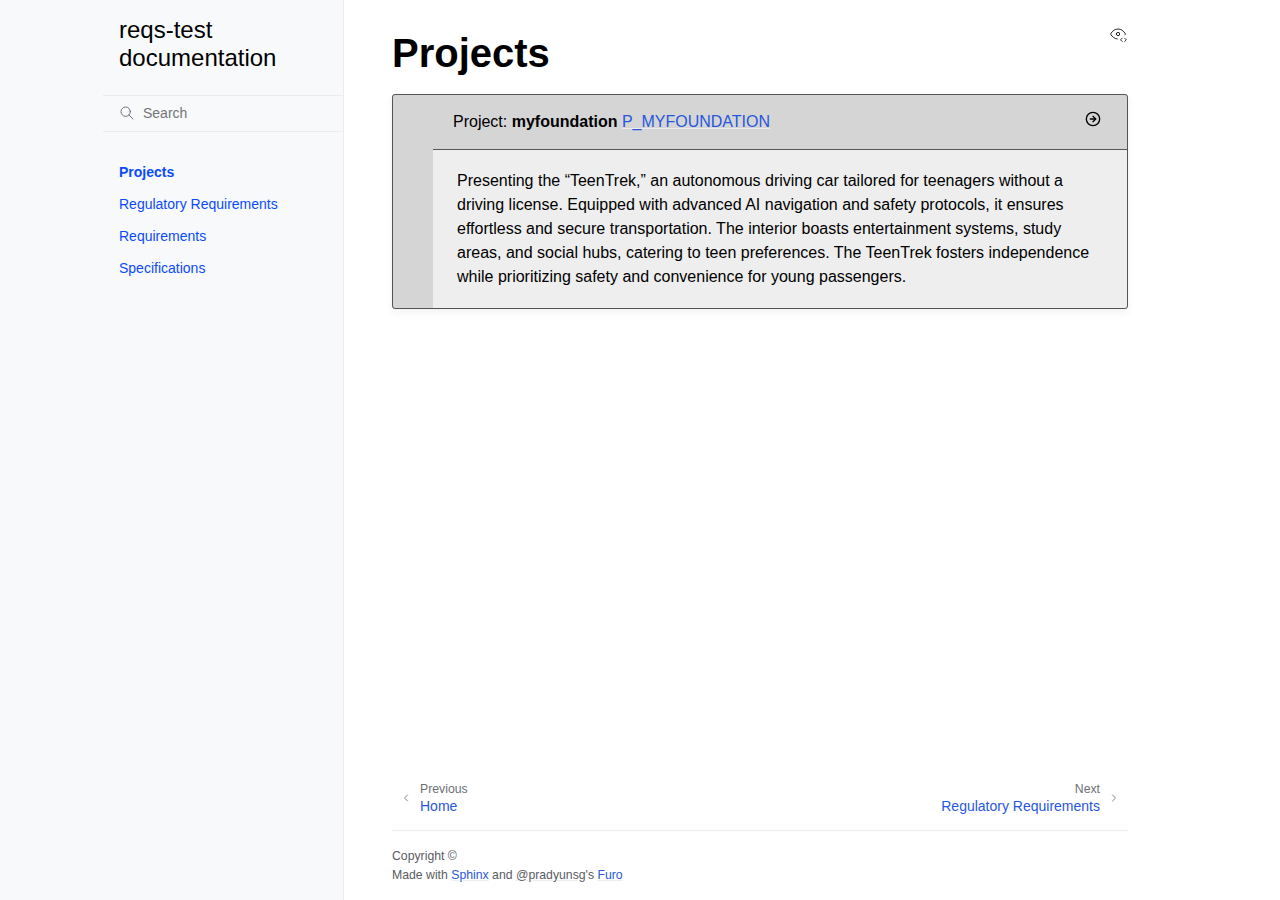
<file: docs/projects.html>
<!doctype html>
<html class="no-js" lang="en" data-content_root="./">
  <head><meta charset="utf-8">
    <meta name="viewport" content="width=device-width,initial-scale=1">
    <meta name="color-scheme" content="light dark"><meta name="viewport" content="width=device-width, initial-scale=1" />
<link rel="index" title="Index" href="genindex.html"><link rel="search" title="Search" href="search.html"><link rel="next" title="Regulatory Requirements" href="regulatory_requirements.html"><link rel="prev" title="&lt;no title&gt;" href="index.html">

    <!-- Generated with Sphinx 8.2.3 and Furo 2025.12.19 -->
        <title>Projects - reqs-test documentation</title>
      <link rel="stylesheet" type="text/css" href="_static/pygments.css?v=d111a655" />
    <link rel="stylesheet" type="text/css" href="_static/styles/furo.css?v=7bdb33bb" />
    <link rel="stylesheet" type="text/css" href="_static/graphviz.css?v=4ae1632d" />
    <link rel="stylesheet" type="text/css" href="_static/sphinx-data-viewer/jsonview.bundle.css?v=f6ef2277" />
    <link rel="stylesheet" type="text/css" href="_static/sphinx-needs/libs/html/datatables.min.css?v=4b4fd840" />
    <link rel="stylesheet" type="text/css" href="_static/sphinx-needs/common_css/need_style.css?v=92936fa5" />
    <link rel="stylesheet" type="text/css" href="_static/sphinx-needs/common_css/need_core.css?v=f5b60a78" />
    <link rel="stylesheet" type="text/css" href="_static/sphinx-needs/common_css/needstable.css?v=5e1b6797" />
    <link rel="stylesheet" type="text/css" href="_static/sphinx-needs/common_css/need_links.css?v=2150a916" />
    <link rel="stylesheet" type="text/css" href="_static/sphinx-needs/common_css/need_toggle.css?v=5c6620df" />
    <link rel="stylesheet" type="text/css" href="_static/sphinx-needs/modern.css?v=803738c0" />
    <link rel="stylesheet" type="text/css" href="_static/styles/furo-extensions.css?v=8dab3a3b" />
    <link rel="stylesheet" type="text/css" href="_static/force-light.css?v=65b7b0a2" />
    
    


<style>
  body {
    --color-code-background: #f2f2f2;
  --color-code-foreground: #1e1e1e;
  
  }
  @media not print {
    body[data-theme="dark"] {
      --color-code-background: #202020;
  --color-code-foreground: #d0d0d0;
  
    }
    @media (prefers-color-scheme: dark) {
      body:not([data-theme="light"]) {
        --color-code-background: #202020;
  --color-code-foreground: #d0d0d0;
  
      }
    }
  }
</style></head>
  <body>
    
    <script>
      document.body.dataset.theme = localStorage.getItem("theme") || "auto";
    </script>
    

<svg xmlns="http://www.w3.org/2000/svg" style="display: none;">
  <symbol id="svg-toc" viewBox="0 0 24 24">
    <title>Contents</title>
    <svg stroke="currentColor" fill="currentColor" stroke-width="0" viewBox="0 0 1024 1024">
      <path d="M408 442h480c4.4 0 8-3.6 8-8v-56c0-4.4-3.6-8-8-8H408c-4.4 0-8 3.6-8 8v56c0 4.4 3.6 8 8 8zm-8 204c0 4.4 3.6 8 8 8h480c4.4 0 8-3.6 8-8v-56c0-4.4-3.6-8-8-8H408c-4.4 0-8 3.6-8 8v56zm504-486H120c-4.4 0-8 3.6-8 8v56c0 4.4 3.6 8 8 8h784c4.4 0 8-3.6 8-8v-56c0-4.4-3.6-8-8-8zm0 632H120c-4.4 0-8 3.6-8 8v56c0 4.4 3.6 8 8 8h784c4.4 0 8-3.6 8-8v-56c0-4.4-3.6-8-8-8zM115.4 518.9L271.7 642c5.8 4.6 14.4.5 14.4-6.9V388.9c0-7.4-8.5-11.5-14.4-6.9L115.4 505.1a8.74 8.74 0 0 0 0 13.8z"/>
    </svg>
  </symbol>
  <symbol id="svg-menu" viewBox="0 0 24 24">
    <title>Menu</title>
    <svg xmlns="http://www.w3.org/2000/svg" viewBox="0 0 24 24" fill="none" stroke="currentColor"
      stroke-width="2" stroke-linecap="round" stroke-linejoin="round" class="feather-menu">
      <line x1="3" y1="12" x2="21" y2="12"></line>
      <line x1="3" y1="6" x2="21" y2="6"></line>
      <line x1="3" y1="18" x2="21" y2="18"></line>
    </svg>
  </symbol>
  <symbol id="svg-arrow-right" viewBox="0 0 24 24">
    <title>Expand</title>
    <svg xmlns="http://www.w3.org/2000/svg" viewBox="0 0 24 24" fill="none" stroke="currentColor"
      stroke-width="2" stroke-linecap="round" stroke-linejoin="round" class="feather-chevron-right">
      <polyline points="9 18 15 12 9 6"></polyline>
    </svg>
  </symbol>
  <symbol id="svg-sun" viewBox="0 0 24 24">
    <title>Light mode</title>
    <svg xmlns="http://www.w3.org/2000/svg" viewBox="0 0 24 24" fill="none" stroke="currentColor"
      stroke-width="1" stroke-linecap="round" stroke-linejoin="round" class="feather-sun">
      <circle cx="12" cy="12" r="5"></circle>
      <line x1="12" y1="1" x2="12" y2="3"></line>
      <line x1="12" y1="21" x2="12" y2="23"></line>
      <line x1="4.22" y1="4.22" x2="5.64" y2="5.64"></line>
      <line x1="18.36" y1="18.36" x2="19.78" y2="19.78"></line>
      <line x1="1" y1="12" x2="3" y2="12"></line>
      <line x1="21" y1="12" x2="23" y2="12"></line>
      <line x1="4.22" y1="19.78" x2="5.64" y2="18.36"></line>
      <line x1="18.36" y1="5.64" x2="19.78" y2="4.22"></line>
    </svg>
  </symbol>
  <symbol id="svg-moon" viewBox="0 0 24 24">
    <title>Dark mode</title>
    <svg xmlns="http://www.w3.org/2000/svg" viewBox="0 0 24 24" fill="none" stroke="currentColor"
      stroke-width="1" stroke-linecap="round" stroke-linejoin="round" class="icon-tabler-moon">
      <path stroke="none" d="M0 0h24v24H0z" fill="none" />
      <path d="M12 3c.132 0 .263 0 .393 0a7.5 7.5 0 0 0 7.92 12.446a9 9 0 1 1 -8.313 -12.454z" />
    </svg>
  </symbol>
  <symbol id="svg-sun-with-moon" viewBox="0 0 24 24">
    <title>Auto light/dark, in light mode</title>
    <svg xmlns="http://www.w3.org/2000/svg" viewBox="0 0 24 24" fill="none" stroke="currentColor"
      stroke-width="1" stroke-linecap="round" stroke-linejoin="round"
      class="icon-custom-derived-from-feather-sun-and-tabler-moon">
      <path style="opacity: 50%" d="M 5.411 14.504 C 5.471 14.504 5.532 14.504 5.591 14.504 C 3.639 16.319 4.383 19.569 6.931 20.352 C 7.693 20.586 8.512 20.551 9.25 20.252 C 8.023 23.207 4.056 23.725 2.11 21.184 C 0.166 18.642 1.702 14.949 4.874 14.536 C 5.051 14.512 5.231 14.5 5.411 14.5 L 5.411 14.504 Z"/>
      <line x1="14.5" y1="3.25" x2="14.5" y2="1.25"/>
      <line x1="14.5" y1="15.85" x2="14.5" y2="17.85"/>
      <line x1="10.044" y1="5.094" x2="8.63" y2="3.68"/>
      <line x1="19" y1="14.05" x2="20.414" y2="15.464"/>
      <line x1="8.2" y1="9.55" x2="6.2" y2="9.55"/>
      <line x1="20.8" y1="9.55" x2="22.8" y2="9.55"/>
      <line x1="10.044" y1="14.006" x2="8.63" y2="15.42"/>
      <line x1="19" y1="5.05" x2="20.414" y2="3.636"/>
      <circle cx="14.5" cy="9.55" r="3.6"/>
    </svg>
  </symbol>
  <symbol id="svg-moon-with-sun" viewBox="0 0 24 24">
    <title>Auto light/dark, in dark mode</title>
    <svg xmlns="http://www.w3.org/2000/svg" viewBox="0 0 24 24" fill="none" stroke="currentColor"
      stroke-width="1" stroke-linecap="round" stroke-linejoin="round"
      class="icon-custom-derived-from-feather-sun-and-tabler-moon">
      <path d="M 8.282 7.007 C 8.385 7.007 8.494 7.007 8.595 7.007 C 5.18 10.184 6.481 15.869 10.942 17.24 C 12.275 17.648 13.706 17.589 15 17.066 C 12.851 22.236 5.91 23.143 2.505 18.696 C -0.897 14.249 1.791 7.786 7.342 7.063 C 7.652 7.021 7.965 7 8.282 7 L 8.282 7.007 Z"/>
      <line style="opacity: 50%" x1="18" y1="3.705" x2="18" y2="2.5"/>
      <line style="opacity: 50%" x1="18" y1="11.295" x2="18" y2="12.5"/>
      <line style="opacity: 50%" x1="15.316" y1="4.816" x2="14.464" y2="3.964"/>
      <line style="opacity: 50%" x1="20.711" y1="10.212" x2="21.563" y2="11.063"/>
      <line style="opacity: 50%" x1="14.205" y1="7.5" x2="13.001" y2="7.5"/>
      <line style="opacity: 50%" x1="21.795" y1="7.5" x2="23" y2="7.5"/>
      <line style="opacity: 50%" x1="15.316" y1="10.184" x2="14.464" y2="11.036"/>
      <line style="opacity: 50%" x1="20.711" y1="4.789" x2="21.563" y2="3.937"/>
      <circle style="opacity: 50%" cx="18" cy="7.5" r="2.169"/>
    </svg>
  </symbol>
  <symbol id="svg-pencil" viewBox="0 0 24 24">
    <svg xmlns="http://www.w3.org/2000/svg" viewBox="0 0 24 24" fill="none" stroke="currentColor"
      stroke-width="1" stroke-linecap="round" stroke-linejoin="round" class="icon-tabler-pencil-code">
      <path d="M4 20h4l10.5 -10.5a2.828 2.828 0 1 0 -4 -4l-10.5 10.5v4" />
      <path d="M13.5 6.5l4 4" />
      <path d="M20 21l2 -2l-2 -2" />
      <path d="M17 17l-2 2l2 2" />
    </svg>
  </symbol>
  <symbol id="svg-eye" viewBox="0 0 24 24">
    <svg xmlns="http://www.w3.org/2000/svg" viewBox="0 0 24 24" fill="none" stroke="currentColor"
      stroke-width="1" stroke-linecap="round" stroke-linejoin="round" class="icon-tabler-eye-code">
      <path stroke="none" d="M0 0h24v24H0z" fill="none" />
      <path d="M10 12a2 2 0 1 0 4 0a2 2 0 0 0 -4 0" />
      <path
        d="M11.11 17.958c-3.209 -.307 -5.91 -2.293 -8.11 -5.958c2.4 -4 5.4 -6 9 -6c3.6 0 6.6 2 9 6c-.21 .352 -.427 .688 -.647 1.008" />
      <path d="M20 21l2 -2l-2 -2" />
      <path d="M17 17l-2 2l2 2" />
    </svg>
  </symbol>
</svg>

<input type="checkbox" class="sidebar-toggle" name="__navigation" id="__navigation" aria-label="Toggle site navigation sidebar">
<input type="checkbox" class="sidebar-toggle" name="__toc" id="__toc" aria-label="Toggle table of contents sidebar">
<label class="overlay sidebar-overlay" for="__navigation"></label>
<label class="overlay toc-overlay" for="__toc"></label>

<a class="skip-to-content muted-link" href="#furo-main-content">Skip to content</a>



<div class="page">
  <header class="mobile-header">
    <div class="header-left">
      <label class="nav-overlay-icon" for="__navigation">
        <span class="icon"><svg><use href="#svg-menu"></use></svg></span>
      </label>
    </div>
    <div class="header-center">
      <a href="index.html"><div class="brand">reqs-test  documentation</div></a>
    </div>
    <div class="header-right">
      <div class="theme-toggle-container theme-toggle-header">
        <button class="theme-toggle" aria-label="Toggle Light / Dark / Auto color theme">
          <svg class="theme-icon-when-auto-light"><use href="#svg-sun-with-moon"></use></svg>
          <svg class="theme-icon-when-auto-dark"><use href="#svg-moon-with-sun"></use></svg>
          <svg class="theme-icon-when-dark"><use href="#svg-moon"></use></svg>
          <svg class="theme-icon-when-light"><use href="#svg-sun"></use></svg>
        </button>
      </div>
      <label class="toc-overlay-icon toc-header-icon no-toc" for="__toc">
        <span class="icon"><svg><use href="#svg-toc"></use></svg></span>
      </label>
    </div>
  </header>
  <aside class="sidebar-drawer">
    <div class="sidebar-container">
      
      <div class="sidebar-sticky"><a class="sidebar-brand" href="index.html">
  
  <span class="sidebar-brand-text">reqs-test  documentation</span>
  
</a><form class="sidebar-search-container" method="get" action="search.html" role="search">
  <input class="sidebar-search" placeholder="Search" name="q" aria-label="Search">
  <input type="hidden" name="check_keywords" value="yes">
  <input type="hidden" name="area" value="default">
</form>
<div id="searchbox"></div><div class="sidebar-scroll"><div class="sidebar-tree">
  <ul class="current">
<li class="toctree-l1 current current-page"><a class="current reference internal" href="#">Projects</a></li>
<li class="toctree-l1"><a class="reference internal" href="regulatory_requirements.html">Regulatory Requirements</a></li>
<li class="toctree-l1"><a class="reference internal" href="requirements.html">Requirements</a></li>
<li class="toctree-l1"><a class="reference internal" href="specs.html">Specifications</a></li>
</ul>

</div>
</div>

      </div>
      
    </div>
  </aside>
  <div class="main">
    <div class="content">
      <div class="article-container">
        <a href="#" class="back-to-top muted-link">
          <svg xmlns="http://www.w3.org/2000/svg" viewBox="0 0 24 24">
            <path d="M13 20h-2V8l-5.5 5.5-1.42-1.42L12 4.16l7.92 7.92-1.42 1.42L13 8v12z"></path>
          </svg>
          <span>Back to top</span>
        </a>
        <div class="content-icon-container">
          <div class="view-this-page">
  <a class="muted-link" href="_sources/projects.rst.txt" title="View this page">
    <svg><use href="#svg-eye"></use></svg>
    <span class="visually-hidden">View this page</span>
  </a>
</div>
<div class="theme-toggle-container theme-toggle-content">
            <button class="theme-toggle" aria-label="Toggle Light / Dark / Auto color theme">
              <svg class="theme-icon-when-auto-light"><use href="#svg-sun-with-moon"></use></svg>
              <svg class="theme-icon-when-auto-dark"><use href="#svg-moon-with-sun"></use></svg>
              <svg class="theme-icon-when-dark"><use href="#svg-moon"></use></svg>
              <svg class="theme-icon-when-light"><use href="#svg-sun"></use></svg>
            </button>
          </div>
          <label class="toc-overlay-icon toc-content-icon no-toc" for="__toc">
            <span class="icon"><svg><use href="#svg-toc"></use></svg></span>
          </label>
        </div>
        <article role="main" id="furo-main-content">
          <section id="projects">
<h1>Projects<a class="headerlink" href="#projects" title="Link to this heading">¶</a></h1>
<div class="need_container docutils container" id="SNCB-e690cd11">
<table class="need needs_grid_simple_side_left needs_layout_clean_l needs_style_none needs_type_project docutils align-default" id="P_MYFOUNDATION">
<tbody>
<tr class="need head row-odd"><td class="need side" rowspan="3"><div class="needs_side line-block">
<div class="line"><span></span></div>
</div>
</td>
<td class="need head"><div class="needs_head line-block">
<div class="line"><span><span class="needs_type_name"><span class="needs_data">Project</span></span>: </span><strong><span><span class="needs_title"><span class="needs_data">myfoundation</span></span></span></strong><span> <span class="needs-id"><a class="reference internal" href="#P_MYFOUNDATION" title="P_MYFOUNDATION">P_MYFOUNDATION</a></span> <span class="needs needs_collapse" id="target__hide__meta"><span class="needs collapsed collapse_is_hidden"><svg xmlns="http://www.w3.org/2000/svg" width="28" height="28" viewBox="0 0 24 24" fill="none" stroke="currentColor" stroke-width="2" stroke-linecap="round" stroke-linejoin="round" class="feather feather-arrow-down-circle"><circle cx="12" cy="12" r="10"></circle><polyline points="8 12 12 16 16 12"></polyline><line x1="12" y1="8" x2="12" y2="16"></line></svg></span><span class="needs visible"><svg xmlns="http://www.w3.org/2000/svg" width="28" height="28" viewBox="0 0 24 24" fill="none" stroke="currentColor" stroke-width="2" stroke-linecap="round" stroke-linejoin="round" class="feather feather-arrow-right-circle"><circle cx="12" cy="12" r="10"></circle><polyline points="12 16 16 12 12 8"></polyline><line x1="8" y1="12" x2="16" y2="12"></line></svg></span></span> </span></div>
</div>
</td>
</tr>
<tr class="need meta row-even"><td class="need meta"><div class="needs_meta line-block">
<div class="line"><span><span><div class="line"><span class="needs_layout"><span class="needs_label">layout: </span><span class="needs_data">clean_l</span></span></div>
</span></span></div>
<div class="line"><span><div class="line">links incoming: <span class="links"><span><a class="reference internal" href="requirements.html#R_AUTH" title="P_MYFOUNDATION">R_AUTH</a>, <a class="reference internal" href="requirements.html#R_PASSWORD" title="P_MYFOUNDATION">R_PASSWORD</a>, <a class="reference internal" href="requirements.html#R_DATA" title="P_MYFOUNDATION">R_DATA</a></span></span></div>
</span></div>
</div>
</td>
</tr>
<tr class="need content row-odd"><td class="need content" colspan="1"><p>Presenting the “TeenTrek,” an autonomous driving car tailored for teenagers without a driving license.
Equipped with advanced AI navigation and safety protocols, it ensures effortless and secure transportation.
The interior boasts entertainment systems, study areas, and social hubs, catering to teen preferences.
The TeenTrek fosters independence while prioritizing safety and convenience for young passengers.</p></td>
</tr>
</tbody>
</table>
</div>
</section>

        </article>
      </div>
      <footer>
        
        <div class="related-pages">
          <a class="next-page" href="regulatory_requirements.html">
              <div class="page-info">
                <div class="context">
                  <span>Next</span>
                </div>
                <div class="title">Regulatory Requirements</div>
              </div>
              <svg class="furo-related-icon"><use href="#svg-arrow-right"></use></svg>
            </a>
          <a class="prev-page" href="index.html">
              <svg class="furo-related-icon"><use href="#svg-arrow-right"></use></svg>
              <div class="page-info">
                <div class="context">
                  <span>Previous</span>
                </div>
                
                <div class="title">Home</div>
                
              </div>
            </a>
        </div>
        <div class="bottom-of-page">
          <div class="left-details">
            <div class="copyright">
                Copyright &#169; 
            </div>
            Made with <a href="https://www.sphinx-doc.org/">Sphinx</a> and <a class="muted-link" href="https://pradyunsg.me">@pradyunsg</a>'s
            
            <a href="https://github.com/pradyunsg/furo">Furo</a>
            
          </div>
          <div class="right-details">
            
          </div>
        </div>
        
      </footer>
    </div>
    <aside class="toc-drawer no-toc">
      
      
      
    </aside>
  </div>
</div><script src="_static/jquery.js?v=5d32c60e"></script>
    <script src="_static/_sphinx_javascript_frameworks_compat.js?v=2cd50e6c"></script>
    <script src="_static/documentation_options.js?v=5929fcd5"></script>
    <script src="_static/doctools.js?v=9bcbadda"></script>
    <script src="_static/sphinx_highlight.js?v=dc90522c"></script>
    <script src="_static/scripts/furo.js?v=46bd48cc"></script>
    <script src="_static/sphinx-data-viewer/jsonview.bundle.js?v=18cd53c5"></script>
    <script src="_static/sphinx-data-viewer/jsonview_loader.js?v=f7ff7e7d"></script>
    <script src="_static/sphinx-needs/libs/html/datatables.min.js?v=8a4aee21"></script>
    <script src="_static/sphinx-needs/libs/html/datatables_loader.js?v=a2cae175"></script>
    <script src="_static/sphinx-needs/libs/html/sphinx_needs_collapse.js?v=dca66431"></script>
    <script src="_static/force-light.js?v=db8344e7"></script>
    </body>
</html>
</file>
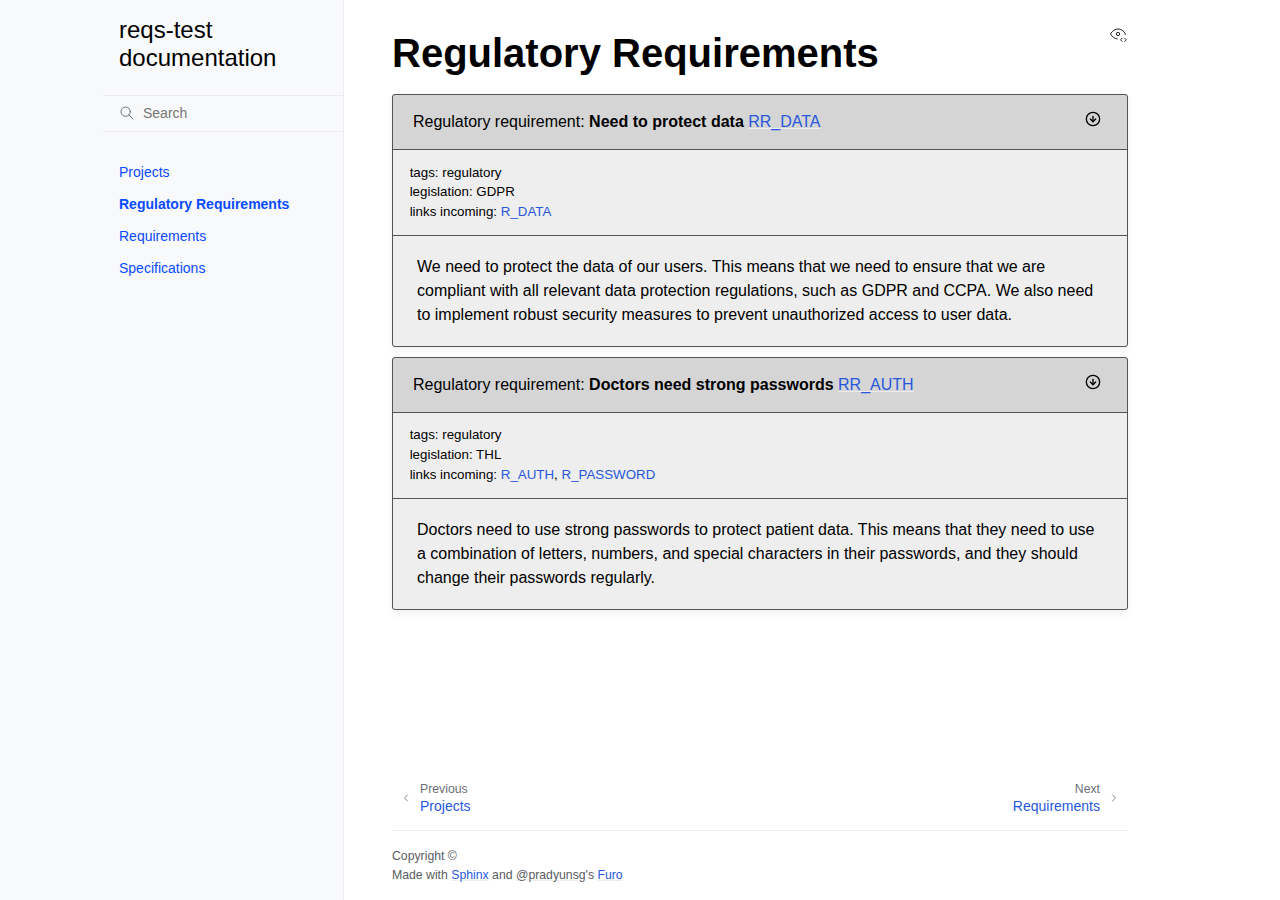
<file: docs/regulatory_requirements.html>
<!doctype html>
<html class="no-js" lang="en" data-content_root="./">
  <head><meta charset="utf-8">
    <meta name="viewport" content="width=device-width,initial-scale=1">
    <meta name="color-scheme" content="light dark"><meta name="viewport" content="width=device-width, initial-scale=1" />
<link rel="index" title="Index" href="genindex.html"><link rel="search" title="Search" href="search.html"><link rel="next" title="Requirements" href="requirements.html"><link rel="prev" title="Projects" href="projects.html">

    <!-- Generated with Sphinx 8.2.3 and Furo 2025.12.19 -->
        <title>Regulatory Requirements - reqs-test documentation</title>
      <link rel="stylesheet" type="text/css" href="_static/pygments.css?v=d111a655" />
    <link rel="stylesheet" type="text/css" href="_static/styles/furo.css?v=7bdb33bb" />
    <link rel="stylesheet" type="text/css" href="_static/graphviz.css?v=4ae1632d" />
    <link rel="stylesheet" type="text/css" href="_static/sphinx-data-viewer/jsonview.bundle.css?v=f6ef2277" />
    <link rel="stylesheet" type="text/css" href="_static/sphinx-needs/libs/html/datatables.min.css?v=4b4fd840" />
    <link rel="stylesheet" type="text/css" href="_static/sphinx-needs/common_css/need_style.css?v=92936fa5" />
    <link rel="stylesheet" type="text/css" href="_static/sphinx-needs/common_css/need_core.css?v=f5b60a78" />
    <link rel="stylesheet" type="text/css" href="_static/sphinx-needs/common_css/needstable.css?v=5e1b6797" />
    <link rel="stylesheet" type="text/css" href="_static/sphinx-needs/common_css/need_links.css?v=2150a916" />
    <link rel="stylesheet" type="text/css" href="_static/sphinx-needs/common_css/need_toggle.css?v=5c6620df" />
    <link rel="stylesheet" type="text/css" href="_static/sphinx-needs/modern.css?v=803738c0" />
    <link rel="stylesheet" type="text/css" href="_static/styles/furo-extensions.css?v=8dab3a3b" />
    <link rel="stylesheet" type="text/css" href="_static/force-light.css?v=65b7b0a2" />
    
    


<style>
  body {
    --color-code-background: #f2f2f2;
  --color-code-foreground: #1e1e1e;
  
  }
  @media not print {
    body[data-theme="dark"] {
      --color-code-background: #202020;
  --color-code-foreground: #d0d0d0;
  
    }
    @media (prefers-color-scheme: dark) {
      body:not([data-theme="light"]) {
        --color-code-background: #202020;
  --color-code-foreground: #d0d0d0;
  
      }
    }
  }
</style></head>
  <body>
    
    <script>
      document.body.dataset.theme = localStorage.getItem("theme") || "auto";
    </script>
    

<svg xmlns="http://www.w3.org/2000/svg" style="display: none;">
  <symbol id="svg-toc" viewBox="0 0 24 24">
    <title>Contents</title>
    <svg stroke="currentColor" fill="currentColor" stroke-width="0" viewBox="0 0 1024 1024">
      <path d="M408 442h480c4.4 0 8-3.6 8-8v-56c0-4.4-3.6-8-8-8H408c-4.4 0-8 3.6-8 8v56c0 4.4 3.6 8 8 8zm-8 204c0 4.4 3.6 8 8 8h480c4.4 0 8-3.6 8-8v-56c0-4.4-3.6-8-8-8H408c-4.4 0-8 3.6-8 8v56zm504-486H120c-4.4 0-8 3.6-8 8v56c0 4.4 3.6 8 8 8h784c4.4 0 8-3.6 8-8v-56c0-4.4-3.6-8-8-8zm0 632H120c-4.4 0-8 3.6-8 8v56c0 4.4 3.6 8 8 8h784c4.4 0 8-3.6 8-8v-56c0-4.4-3.6-8-8-8zM115.4 518.9L271.7 642c5.8 4.6 14.4.5 14.4-6.9V388.9c0-7.4-8.5-11.5-14.4-6.9L115.4 505.1a8.74 8.74 0 0 0 0 13.8z"/>
    </svg>
  </symbol>
  <symbol id="svg-menu" viewBox="0 0 24 24">
    <title>Menu</title>
    <svg xmlns="http://www.w3.org/2000/svg" viewBox="0 0 24 24" fill="none" stroke="currentColor"
      stroke-width="2" stroke-linecap="round" stroke-linejoin="round" class="feather-menu">
      <line x1="3" y1="12" x2="21" y2="12"></line>
      <line x1="3" y1="6" x2="21" y2="6"></line>
      <line x1="3" y1="18" x2="21" y2="18"></line>
    </svg>
  </symbol>
  <symbol id="svg-arrow-right" viewBox="0 0 24 24">
    <title>Expand</title>
    <svg xmlns="http://www.w3.org/2000/svg" viewBox="0 0 24 24" fill="none" stroke="currentColor"
      stroke-width="2" stroke-linecap="round" stroke-linejoin="round" class="feather-chevron-right">
      <polyline points="9 18 15 12 9 6"></polyline>
    </svg>
  </symbol>
  <symbol id="svg-sun" viewBox="0 0 24 24">
    <title>Light mode</title>
    <svg xmlns="http://www.w3.org/2000/svg" viewBox="0 0 24 24" fill="none" stroke="currentColor"
      stroke-width="1" stroke-linecap="round" stroke-linejoin="round" class="feather-sun">
      <circle cx="12" cy="12" r="5"></circle>
      <line x1="12" y1="1" x2="12" y2="3"></line>
      <line x1="12" y1="21" x2="12" y2="23"></line>
      <line x1="4.22" y1="4.22" x2="5.64" y2="5.64"></line>
      <line x1="18.36" y1="18.36" x2="19.78" y2="19.78"></line>
      <line x1="1" y1="12" x2="3" y2="12"></line>
      <line x1="21" y1="12" x2="23" y2="12"></line>
      <line x1="4.22" y1="19.78" x2="5.64" y2="18.36"></line>
      <line x1="18.36" y1="5.64" x2="19.78" y2="4.22"></line>
    </svg>
  </symbol>
  <symbol id="svg-moon" viewBox="0 0 24 24">
    <title>Dark mode</title>
    <svg xmlns="http://www.w3.org/2000/svg" viewBox="0 0 24 24" fill="none" stroke="currentColor"
      stroke-width="1" stroke-linecap="round" stroke-linejoin="round" class="icon-tabler-moon">
      <path stroke="none" d="M0 0h24v24H0z" fill="none" />
      <path d="M12 3c.132 0 .263 0 .393 0a7.5 7.5 0 0 0 7.92 12.446a9 9 0 1 1 -8.313 -12.454z" />
    </svg>
  </symbol>
  <symbol id="svg-sun-with-moon" viewBox="0 0 24 24">
    <title>Auto light/dark, in light mode</title>
    <svg xmlns="http://www.w3.org/2000/svg" viewBox="0 0 24 24" fill="none" stroke="currentColor"
      stroke-width="1" stroke-linecap="round" stroke-linejoin="round"
      class="icon-custom-derived-from-feather-sun-and-tabler-moon">
      <path style="opacity: 50%" d="M 5.411 14.504 C 5.471 14.504 5.532 14.504 5.591 14.504 C 3.639 16.319 4.383 19.569 6.931 20.352 C 7.693 20.586 8.512 20.551 9.25 20.252 C 8.023 23.207 4.056 23.725 2.11 21.184 C 0.166 18.642 1.702 14.949 4.874 14.536 C 5.051 14.512 5.231 14.5 5.411 14.5 L 5.411 14.504 Z"/>
      <line x1="14.5" y1="3.25" x2="14.5" y2="1.25"/>
      <line x1="14.5" y1="15.85" x2="14.5" y2="17.85"/>
      <line x1="10.044" y1="5.094" x2="8.63" y2="3.68"/>
      <line x1="19" y1="14.05" x2="20.414" y2="15.464"/>
      <line x1="8.2" y1="9.55" x2="6.2" y2="9.55"/>
      <line x1="20.8" y1="9.55" x2="22.8" y2="9.55"/>
      <line x1="10.044" y1="14.006" x2="8.63" y2="15.42"/>
      <line x1="19" y1="5.05" x2="20.414" y2="3.636"/>
      <circle cx="14.5" cy="9.55" r="3.6"/>
    </svg>
  </symbol>
  <symbol id="svg-moon-with-sun" viewBox="0 0 24 24">
    <title>Auto light/dark, in dark mode</title>
    <svg xmlns="http://www.w3.org/2000/svg" viewBox="0 0 24 24" fill="none" stroke="currentColor"
      stroke-width="1" stroke-linecap="round" stroke-linejoin="round"
      class="icon-custom-derived-from-feather-sun-and-tabler-moon">
      <path d="M 8.282 7.007 C 8.385 7.007 8.494 7.007 8.595 7.007 C 5.18 10.184 6.481 15.869 10.942 17.24 C 12.275 17.648 13.706 17.589 15 17.066 C 12.851 22.236 5.91 23.143 2.505 18.696 C -0.897 14.249 1.791 7.786 7.342 7.063 C 7.652 7.021 7.965 7 8.282 7 L 8.282 7.007 Z"/>
      <line style="opacity: 50%" x1="18" y1="3.705" x2="18" y2="2.5"/>
      <line style="opacity: 50%" x1="18" y1="11.295" x2="18" y2="12.5"/>
      <line style="opacity: 50%" x1="15.316" y1="4.816" x2="14.464" y2="3.964"/>
      <line style="opacity: 50%" x1="20.711" y1="10.212" x2="21.563" y2="11.063"/>
      <line style="opacity: 50%" x1="14.205" y1="7.5" x2="13.001" y2="7.5"/>
      <line style="opacity: 50%" x1="21.795" y1="7.5" x2="23" y2="7.5"/>
      <line style="opacity: 50%" x1="15.316" y1="10.184" x2="14.464" y2="11.036"/>
      <line style="opacity: 50%" x1="20.711" y1="4.789" x2="21.563" y2="3.937"/>
      <circle style="opacity: 50%" cx="18" cy="7.5" r="2.169"/>
    </svg>
  </symbol>
  <symbol id="svg-pencil" viewBox="0 0 24 24">
    <svg xmlns="http://www.w3.org/2000/svg" viewBox="0 0 24 24" fill="none" stroke="currentColor"
      stroke-width="1" stroke-linecap="round" stroke-linejoin="round" class="icon-tabler-pencil-code">
      <path d="M4 20h4l10.5 -10.5a2.828 2.828 0 1 0 -4 -4l-10.5 10.5v4" />
      <path d="M13.5 6.5l4 4" />
      <path d="M20 21l2 -2l-2 -2" />
      <path d="M17 17l-2 2l2 2" />
    </svg>
  </symbol>
  <symbol id="svg-eye" viewBox="0 0 24 24">
    <svg xmlns="http://www.w3.org/2000/svg" viewBox="0 0 24 24" fill="none" stroke="currentColor"
      stroke-width="1" stroke-linecap="round" stroke-linejoin="round" class="icon-tabler-eye-code">
      <path stroke="none" d="M0 0h24v24H0z" fill="none" />
      <path d="M10 12a2 2 0 1 0 4 0a2 2 0 0 0 -4 0" />
      <path
        d="M11.11 17.958c-3.209 -.307 -5.91 -2.293 -8.11 -5.958c2.4 -4 5.4 -6 9 -6c3.6 0 6.6 2 9 6c-.21 .352 -.427 .688 -.647 1.008" />
      <path d="M20 21l2 -2l-2 -2" />
      <path d="M17 17l-2 2l2 2" />
    </svg>
  </symbol>
</svg>

<input type="checkbox" class="sidebar-toggle" name="__navigation" id="__navigation" aria-label="Toggle site navigation sidebar">
<input type="checkbox" class="sidebar-toggle" name="__toc" id="__toc" aria-label="Toggle table of contents sidebar">
<label class="overlay sidebar-overlay" for="__navigation"></label>
<label class="overlay toc-overlay" for="__toc"></label>

<a class="skip-to-content muted-link" href="#furo-main-content">Skip to content</a>



<div class="page">
  <header class="mobile-header">
    <div class="header-left">
      <label class="nav-overlay-icon" for="__navigation">
        <span class="icon"><svg><use href="#svg-menu"></use></svg></span>
      </label>
    </div>
    <div class="header-center">
      <a href="index.html"><div class="brand">reqs-test  documentation</div></a>
    </div>
    <div class="header-right">
      <div class="theme-toggle-container theme-toggle-header">
        <button class="theme-toggle" aria-label="Toggle Light / Dark / Auto color theme">
          <svg class="theme-icon-when-auto-light"><use href="#svg-sun-with-moon"></use></svg>
          <svg class="theme-icon-when-auto-dark"><use href="#svg-moon-with-sun"></use></svg>
          <svg class="theme-icon-when-dark"><use href="#svg-moon"></use></svg>
          <svg class="theme-icon-when-light"><use href="#svg-sun"></use></svg>
        </button>
      </div>
      <label class="toc-overlay-icon toc-header-icon no-toc" for="__toc">
        <span class="icon"><svg><use href="#svg-toc"></use></svg></span>
      </label>
    </div>
  </header>
  <aside class="sidebar-drawer">
    <div class="sidebar-container">
      
      <div class="sidebar-sticky"><a class="sidebar-brand" href="index.html">
  
  <span class="sidebar-brand-text">reqs-test  documentation</span>
  
</a><form class="sidebar-search-container" method="get" action="search.html" role="search">
  <input class="sidebar-search" placeholder="Search" name="q" aria-label="Search">
  <input type="hidden" name="check_keywords" value="yes">
  <input type="hidden" name="area" value="default">
</form>
<div id="searchbox"></div><div class="sidebar-scroll"><div class="sidebar-tree">
  <ul class="current">
<li class="toctree-l1"><a class="reference internal" href="projects.html">Projects</a></li>
<li class="toctree-l1 current current-page"><a class="current reference internal" href="#">Regulatory Requirements</a></li>
<li class="toctree-l1"><a class="reference internal" href="requirements.html">Requirements</a></li>
<li class="toctree-l1"><a class="reference internal" href="specs.html">Specifications</a></li>
</ul>

</div>
</div>

      </div>
      
    </div>
  </aside>
  <div class="main">
    <div class="content">
      <div class="article-container">
        <a href="#" class="back-to-top muted-link">
          <svg xmlns="http://www.w3.org/2000/svg" viewBox="0 0 24 24">
            <path d="M13 20h-2V8l-5.5 5.5-1.42-1.42L12 4.16l7.92 7.92-1.42 1.42L13 8v12z"></path>
          </svg>
          <span>Back to top</span>
        </a>
        <div class="content-icon-container">
          <div class="view-this-page">
  <a class="muted-link" href="_sources/regulatory_requirements.rst.txt" title="View this page">
    <svg><use href="#svg-eye"></use></svg>
    <span class="visually-hidden">View this page</span>
  </a>
</div>
<div class="theme-toggle-container theme-toggle-content">
            <button class="theme-toggle" aria-label="Toggle Light / Dark / Auto color theme">
              <svg class="theme-icon-when-auto-light"><use href="#svg-sun-with-moon"></use></svg>
              <svg class="theme-icon-when-auto-dark"><use href="#svg-moon-with-sun"></use></svg>
              <svg class="theme-icon-when-dark"><use href="#svg-moon"></use></svg>
              <svg class="theme-icon-when-light"><use href="#svg-sun"></use></svg>
            </button>
          </div>
          <label class="toc-overlay-icon toc-content-icon no-toc" for="__toc">
            <span class="icon"><svg><use href="#svg-toc"></use></svg></span>
          </label>
        </div>
        <article role="main" id="furo-main-content">
          <section id="regulatory-requirements">
<h1>Regulatory Requirements<a class="headerlink" href="#regulatory-requirements" title="Link to this heading">¶</a></h1>
<div class="need_container docutils container" id="SNCB-c060de52">
<table class="need needs_grid_simple needs_layout_clean needs_style_none needs_type_reg-req docutils align-default" id="RR_DATA">
<tbody>
<tr class="need head row-odd"><td class="need head"><div class="needs_head line-block">
<div class="line"><span><span class="needs_type_name"><span class="needs_data">Regulatory requirement</span></span>: </span><strong><span><span class="needs_title"><span class="needs_data">Need to protect data</span></span></span></strong><span> <span class="needs-id"><a class="reference internal" href="#RR_DATA" title="RR_DATA">RR_DATA</a></span>  <span class="needs needs_collapse" id="target__show__meta"><span class="needs collapsed"><svg xmlns="http://www.w3.org/2000/svg" width="28" height="28" viewBox="0 0 24 24" fill="none" stroke="currentColor" stroke-width="2" stroke-linecap="round" stroke-linejoin="round" class="feather feather-arrow-down-circle"><circle cx="12" cy="12" r="10"></circle><polyline points="8 12 12 16 16 12"></polyline><line x1="12" y1="8" x2="12" y2="16"></line></svg></span><span class="needs visible collapse_is_hidden"><svg xmlns="http://www.w3.org/2000/svg" width="28" height="28" viewBox="0 0 24 24" fill="none" stroke="currentColor" stroke-width="2" stroke-linecap="round" stroke-linejoin="round" class="feather feather-arrow-right-circle"><circle cx="12" cy="12" r="10"></circle><polyline points="12 16 16 12 12 8"></polyline><line x1="8" y1="12" x2="16" y2="12"></line></svg></span></span> </span></div>
</div>
</td>
</tr>
<tr class="need meta row-even"><td class="need meta"><div class="needs_meta line-block">
<div class="line"><span><span><div class="line"><span class="needs_tags"><span class="needs_label">tags: </span><span class="needs_data_container"><span class="needs_data">regulatory</span></span></span></div>
<div class="line"><span class="needs_legislation"><span class="needs_label">legislation: </span><span class="needs_data">GDPR</span></span></div>
</span></span></div>
<div class="line"><span><div class="line">links incoming: <span class="links"><span><a class="reference internal" href="requirements.html#R_DATA" title="RR_DATA">R_DATA</a></span></span></div>
</span></div>
</div>
</td>
</tr>
<tr class="need content row-odd"><td class="need content" colspan="1"><p>We need to protect the data of our users. This means that we need to ensure that we are compliant with all relevant data protection regulations, such as GDPR and CCPA. We also need to implement robust security measures to prevent unauthorized access to user data.</p></td>
</tr>
</tbody>
</table>
</div>
<div class="need_container docutils container" id="SNCB-e41fe1da">
<table class="need needs_grid_simple needs_layout_clean needs_style_none needs_type_reg-req docutils align-default" id="RR_AUTH">
<tbody>
<tr class="need head row-odd"><td class="need head"><div class="needs_head line-block">
<div class="line"><span><span class="needs_type_name"><span class="needs_data">Regulatory requirement</span></span>: </span><strong><span><span class="needs_title"><span class="needs_data">Doctors need strong passwords</span></span></span></strong><span> <span class="needs-id"><a class="reference internal" href="#RR_AUTH" title="RR_AUTH">RR_AUTH</a></span>  <span class="needs needs_collapse" id="target__show__meta"><span class="needs collapsed"><svg xmlns="http://www.w3.org/2000/svg" width="28" height="28" viewBox="0 0 24 24" fill="none" stroke="currentColor" stroke-width="2" stroke-linecap="round" stroke-linejoin="round" class="feather feather-arrow-down-circle"><circle cx="12" cy="12" r="10"></circle><polyline points="8 12 12 16 16 12"></polyline><line x1="12" y1="8" x2="12" y2="16"></line></svg></span><span class="needs visible collapse_is_hidden"><svg xmlns="http://www.w3.org/2000/svg" width="28" height="28" viewBox="0 0 24 24" fill="none" stroke="currentColor" stroke-width="2" stroke-linecap="round" stroke-linejoin="round" class="feather feather-arrow-right-circle"><circle cx="12" cy="12" r="10"></circle><polyline points="12 16 16 12 12 8"></polyline><line x1="8" y1="12" x2="16" y2="12"></line></svg></span></span> </span></div>
</div>
</td>
</tr>
<tr class="need meta row-even"><td class="need meta"><div class="needs_meta line-block">
<div class="line"><span><span><div class="line"><span class="needs_tags"><span class="needs_label">tags: </span><span class="needs_data_container"><span class="needs_data">regulatory</span></span></span></div>
<div class="line"><span class="needs_legislation"><span class="needs_label">legislation: </span><span class="needs_data">THL</span></span></div>
</span></span></div>
<div class="line"><span><div class="line">links incoming: <span class="links"><span><a class="reference internal" href="requirements.html#R_AUTH" title="RR_AUTH">R_AUTH</a>, <a class="reference internal" href="requirements.html#R_PASSWORD" title="RR_AUTH">R_PASSWORD</a></span></span></div>
</span></div>
</div>
</td>
</tr>
<tr class="need content row-odd"><td class="need content" colspan="1"><p>Doctors need to use strong passwords to protect patient data. This means that they need to use a combination of letters, numbers, and special characters in their passwords, and they should change their passwords regularly.</p></td>
</tr>
</tbody>
</table>
</div>
</section>

        </article>
      </div>
      <footer>
        
        <div class="related-pages">
          <a class="next-page" href="requirements.html">
              <div class="page-info">
                <div class="context">
                  <span>Next</span>
                </div>
                <div class="title">Requirements</div>
              </div>
              <svg class="furo-related-icon"><use href="#svg-arrow-right"></use></svg>
            </a>
          <a class="prev-page" href="projects.html">
              <svg class="furo-related-icon"><use href="#svg-arrow-right"></use></svg>
              <div class="page-info">
                <div class="context">
                  <span>Previous</span>
                </div>
                
                <div class="title">Projects</div>
                
              </div>
            </a>
        </div>
        <div class="bottom-of-page">
          <div class="left-details">
            <div class="copyright">
                Copyright &#169; 
            </div>
            Made with <a href="https://www.sphinx-doc.org/">Sphinx</a> and <a class="muted-link" href="https://pradyunsg.me">@pradyunsg</a>'s
            
            <a href="https://github.com/pradyunsg/furo">Furo</a>
            
          </div>
          <div class="right-details">
            
          </div>
        </div>
        
      </footer>
    </div>
    <aside class="toc-drawer no-toc">
      
      
      
    </aside>
  </div>
</div><script src="_static/jquery.js?v=5d32c60e"></script>
    <script src="_static/_sphinx_javascript_frameworks_compat.js?v=2cd50e6c"></script>
    <script src="_static/documentation_options.js?v=5929fcd5"></script>
    <script src="_static/doctools.js?v=9bcbadda"></script>
    <script src="_static/sphinx_highlight.js?v=dc90522c"></script>
    <script src="_static/scripts/furo.js?v=46bd48cc"></script>
    <script src="_static/sphinx-data-viewer/jsonview.bundle.js?v=18cd53c5"></script>
    <script src="_static/sphinx-data-viewer/jsonview_loader.js?v=f7ff7e7d"></script>
    <script src="_static/sphinx-needs/libs/html/datatables.min.js?v=8a4aee21"></script>
    <script src="_static/sphinx-needs/libs/html/datatables_loader.js?v=a2cae175"></script>
    <script src="_static/sphinx-needs/libs/html/sphinx_needs_collapse.js?v=dca66431"></script>
    <script src="_static/force-light.js?v=db8344e7"></script>
    </body>
</html>
</file>
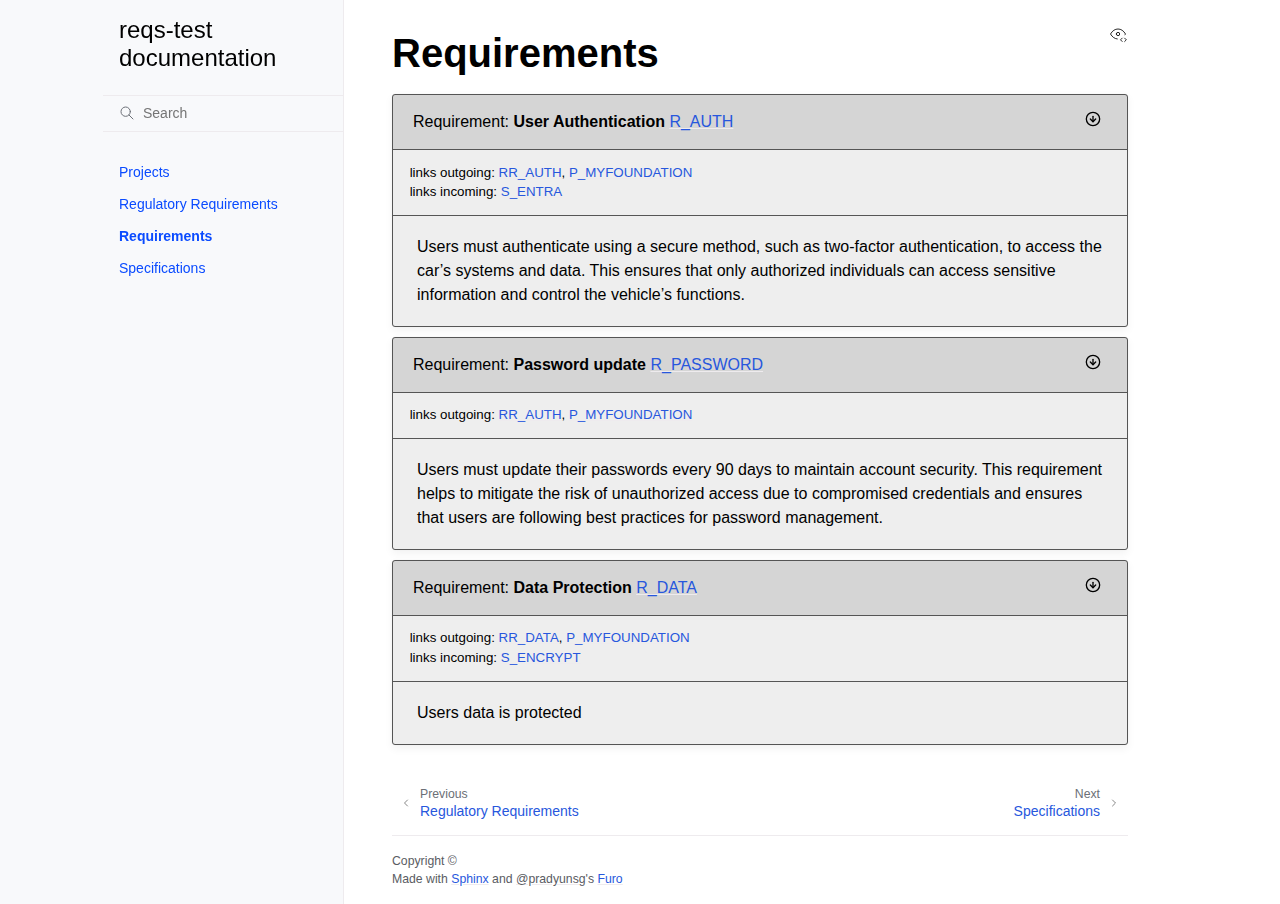
<file: docs/requirements.html>
<!doctype html>
<html class="no-js" lang="en" data-content_root="./">
  <head><meta charset="utf-8">
    <meta name="viewport" content="width=device-width,initial-scale=1">
    <meta name="color-scheme" content="light dark"><meta name="viewport" content="width=device-width, initial-scale=1" />
<link rel="index" title="Index" href="genindex.html"><link rel="search" title="Search" href="search.html"><link rel="next" title="Specifications" href="specs.html"><link rel="prev" title="Regulatory Requirements" href="regulatory_requirements.html">

    <!-- Generated with Sphinx 8.2.3 and Furo 2025.12.19 -->
        <title>Requirements - reqs-test documentation</title>
      <link rel="stylesheet" type="text/css" href="_static/pygments.css?v=d111a655" />
    <link rel="stylesheet" type="text/css" href="_static/styles/furo.css?v=7bdb33bb" />
    <link rel="stylesheet" type="text/css" href="_static/graphviz.css?v=4ae1632d" />
    <link rel="stylesheet" type="text/css" href="_static/sphinx-data-viewer/jsonview.bundle.css?v=f6ef2277" />
    <link rel="stylesheet" type="text/css" href="_static/sphinx-needs/libs/html/datatables.min.css?v=4b4fd840" />
    <link rel="stylesheet" type="text/css" href="_static/sphinx-needs/common_css/need_style.css?v=92936fa5" />
    <link rel="stylesheet" type="text/css" href="_static/sphinx-needs/common_css/need_core.css?v=f5b60a78" />
    <link rel="stylesheet" type="text/css" href="_static/sphinx-needs/common_css/needstable.css?v=5e1b6797" />
    <link rel="stylesheet" type="text/css" href="_static/sphinx-needs/common_css/need_links.css?v=2150a916" />
    <link rel="stylesheet" type="text/css" href="_static/sphinx-needs/common_css/need_toggle.css?v=5c6620df" />
    <link rel="stylesheet" type="text/css" href="_static/sphinx-needs/modern.css?v=803738c0" />
    <link rel="stylesheet" type="text/css" href="_static/styles/furo-extensions.css?v=8dab3a3b" />
    <link rel="stylesheet" type="text/css" href="_static/force-light.css?v=65b7b0a2" />
    
    


<style>
  body {
    --color-code-background: #f2f2f2;
  --color-code-foreground: #1e1e1e;
  
  }
  @media not print {
    body[data-theme="dark"] {
      --color-code-background: #202020;
  --color-code-foreground: #d0d0d0;
  
    }
    @media (prefers-color-scheme: dark) {
      body:not([data-theme="light"]) {
        --color-code-background: #202020;
  --color-code-foreground: #d0d0d0;
  
      }
    }
  }
</style></head>
  <body>
    
    <script>
      document.body.dataset.theme = localStorage.getItem("theme") || "auto";
    </script>
    

<svg xmlns="http://www.w3.org/2000/svg" style="display: none;">
  <symbol id="svg-toc" viewBox="0 0 24 24">
    <title>Contents</title>
    <svg stroke="currentColor" fill="currentColor" stroke-width="0" viewBox="0 0 1024 1024">
      <path d="M408 442h480c4.4 0 8-3.6 8-8v-56c0-4.4-3.6-8-8-8H408c-4.4 0-8 3.6-8 8v56c0 4.4 3.6 8 8 8zm-8 204c0 4.4 3.6 8 8 8h480c4.4 0 8-3.6 8-8v-56c0-4.4-3.6-8-8-8H408c-4.4 0-8 3.6-8 8v56zm504-486H120c-4.4 0-8 3.6-8 8v56c0 4.4 3.6 8 8 8h784c4.4 0 8-3.6 8-8v-56c0-4.4-3.6-8-8-8zm0 632H120c-4.4 0-8 3.6-8 8v56c0 4.4 3.6 8 8 8h784c4.4 0 8-3.6 8-8v-56c0-4.4-3.6-8-8-8zM115.4 518.9L271.7 642c5.8 4.6 14.4.5 14.4-6.9V388.9c0-7.4-8.5-11.5-14.4-6.9L115.4 505.1a8.74 8.74 0 0 0 0 13.8z"/>
    </svg>
  </symbol>
  <symbol id="svg-menu" viewBox="0 0 24 24">
    <title>Menu</title>
    <svg xmlns="http://www.w3.org/2000/svg" viewBox="0 0 24 24" fill="none" stroke="currentColor"
      stroke-width="2" stroke-linecap="round" stroke-linejoin="round" class="feather-menu">
      <line x1="3" y1="12" x2="21" y2="12"></line>
      <line x1="3" y1="6" x2="21" y2="6"></line>
      <line x1="3" y1="18" x2="21" y2="18"></line>
    </svg>
  </symbol>
  <symbol id="svg-arrow-right" viewBox="0 0 24 24">
    <title>Expand</title>
    <svg xmlns="http://www.w3.org/2000/svg" viewBox="0 0 24 24" fill="none" stroke="currentColor"
      stroke-width="2" stroke-linecap="round" stroke-linejoin="round" class="feather-chevron-right">
      <polyline points="9 18 15 12 9 6"></polyline>
    </svg>
  </symbol>
  <symbol id="svg-sun" viewBox="0 0 24 24">
    <title>Light mode</title>
    <svg xmlns="http://www.w3.org/2000/svg" viewBox="0 0 24 24" fill="none" stroke="currentColor"
      stroke-width="1" stroke-linecap="round" stroke-linejoin="round" class="feather-sun">
      <circle cx="12" cy="12" r="5"></circle>
      <line x1="12" y1="1" x2="12" y2="3"></line>
      <line x1="12" y1="21" x2="12" y2="23"></line>
      <line x1="4.22" y1="4.22" x2="5.64" y2="5.64"></line>
      <line x1="18.36" y1="18.36" x2="19.78" y2="19.78"></line>
      <line x1="1" y1="12" x2="3" y2="12"></line>
      <line x1="21" y1="12" x2="23" y2="12"></line>
      <line x1="4.22" y1="19.78" x2="5.64" y2="18.36"></line>
      <line x1="18.36" y1="5.64" x2="19.78" y2="4.22"></line>
    </svg>
  </symbol>
  <symbol id="svg-moon" viewBox="0 0 24 24">
    <title>Dark mode</title>
    <svg xmlns="http://www.w3.org/2000/svg" viewBox="0 0 24 24" fill="none" stroke="currentColor"
      stroke-width="1" stroke-linecap="round" stroke-linejoin="round" class="icon-tabler-moon">
      <path stroke="none" d="M0 0h24v24H0z" fill="none" />
      <path d="M12 3c.132 0 .263 0 .393 0a7.5 7.5 0 0 0 7.92 12.446a9 9 0 1 1 -8.313 -12.454z" />
    </svg>
  </symbol>
  <symbol id="svg-sun-with-moon" viewBox="0 0 24 24">
    <title>Auto light/dark, in light mode</title>
    <svg xmlns="http://www.w3.org/2000/svg" viewBox="0 0 24 24" fill="none" stroke="currentColor"
      stroke-width="1" stroke-linecap="round" stroke-linejoin="round"
      class="icon-custom-derived-from-feather-sun-and-tabler-moon">
      <path style="opacity: 50%" d="M 5.411 14.504 C 5.471 14.504 5.532 14.504 5.591 14.504 C 3.639 16.319 4.383 19.569 6.931 20.352 C 7.693 20.586 8.512 20.551 9.25 20.252 C 8.023 23.207 4.056 23.725 2.11 21.184 C 0.166 18.642 1.702 14.949 4.874 14.536 C 5.051 14.512 5.231 14.5 5.411 14.5 L 5.411 14.504 Z"/>
      <line x1="14.5" y1="3.25" x2="14.5" y2="1.25"/>
      <line x1="14.5" y1="15.85" x2="14.5" y2="17.85"/>
      <line x1="10.044" y1="5.094" x2="8.63" y2="3.68"/>
      <line x1="19" y1="14.05" x2="20.414" y2="15.464"/>
      <line x1="8.2" y1="9.55" x2="6.2" y2="9.55"/>
      <line x1="20.8" y1="9.55" x2="22.8" y2="9.55"/>
      <line x1="10.044" y1="14.006" x2="8.63" y2="15.42"/>
      <line x1="19" y1="5.05" x2="20.414" y2="3.636"/>
      <circle cx="14.5" cy="9.55" r="3.6"/>
    </svg>
  </symbol>
  <symbol id="svg-moon-with-sun" viewBox="0 0 24 24">
    <title>Auto light/dark, in dark mode</title>
    <svg xmlns="http://www.w3.org/2000/svg" viewBox="0 0 24 24" fill="none" stroke="currentColor"
      stroke-width="1" stroke-linecap="round" stroke-linejoin="round"
      class="icon-custom-derived-from-feather-sun-and-tabler-moon">
      <path d="M 8.282 7.007 C 8.385 7.007 8.494 7.007 8.595 7.007 C 5.18 10.184 6.481 15.869 10.942 17.24 C 12.275 17.648 13.706 17.589 15 17.066 C 12.851 22.236 5.91 23.143 2.505 18.696 C -0.897 14.249 1.791 7.786 7.342 7.063 C 7.652 7.021 7.965 7 8.282 7 L 8.282 7.007 Z"/>
      <line style="opacity: 50%" x1="18" y1="3.705" x2="18" y2="2.5"/>
      <line style="opacity: 50%" x1="18" y1="11.295" x2="18" y2="12.5"/>
      <line style="opacity: 50%" x1="15.316" y1="4.816" x2="14.464" y2="3.964"/>
      <line style="opacity: 50%" x1="20.711" y1="10.212" x2="21.563" y2="11.063"/>
      <line style="opacity: 50%" x1="14.205" y1="7.5" x2="13.001" y2="7.5"/>
      <line style="opacity: 50%" x1="21.795" y1="7.5" x2="23" y2="7.5"/>
      <line style="opacity: 50%" x1="15.316" y1="10.184" x2="14.464" y2="11.036"/>
      <line style="opacity: 50%" x1="20.711" y1="4.789" x2="21.563" y2="3.937"/>
      <circle style="opacity: 50%" cx="18" cy="7.5" r="2.169"/>
    </svg>
  </symbol>
  <symbol id="svg-pencil" viewBox="0 0 24 24">
    <svg xmlns="http://www.w3.org/2000/svg" viewBox="0 0 24 24" fill="none" stroke="currentColor"
      stroke-width="1" stroke-linecap="round" stroke-linejoin="round" class="icon-tabler-pencil-code">
      <path d="M4 20h4l10.5 -10.5a2.828 2.828 0 1 0 -4 -4l-10.5 10.5v4" />
      <path d="M13.5 6.5l4 4" />
      <path d="M20 21l2 -2l-2 -2" />
      <path d="M17 17l-2 2l2 2" />
    </svg>
  </symbol>
  <symbol id="svg-eye" viewBox="0 0 24 24">
    <svg xmlns="http://www.w3.org/2000/svg" viewBox="0 0 24 24" fill="none" stroke="currentColor"
      stroke-width="1" stroke-linecap="round" stroke-linejoin="round" class="icon-tabler-eye-code">
      <path stroke="none" d="M0 0h24v24H0z" fill="none" />
      <path d="M10 12a2 2 0 1 0 4 0a2 2 0 0 0 -4 0" />
      <path
        d="M11.11 17.958c-3.209 -.307 -5.91 -2.293 -8.11 -5.958c2.4 -4 5.4 -6 9 -6c3.6 0 6.6 2 9 6c-.21 .352 -.427 .688 -.647 1.008" />
      <path d="M20 21l2 -2l-2 -2" />
      <path d="M17 17l-2 2l2 2" />
    </svg>
  </symbol>
</svg>

<input type="checkbox" class="sidebar-toggle" name="__navigation" id="__navigation" aria-label="Toggle site navigation sidebar">
<input type="checkbox" class="sidebar-toggle" name="__toc" id="__toc" aria-label="Toggle table of contents sidebar">
<label class="overlay sidebar-overlay" for="__navigation"></label>
<label class="overlay toc-overlay" for="__toc"></label>

<a class="skip-to-content muted-link" href="#furo-main-content">Skip to content</a>



<div class="page">
  <header class="mobile-header">
    <div class="header-left">
      <label class="nav-overlay-icon" for="__navigation">
        <span class="icon"><svg><use href="#svg-menu"></use></svg></span>
      </label>
    </div>
    <div class="header-center">
      <a href="index.html"><div class="brand">reqs-test  documentation</div></a>
    </div>
    <div class="header-right">
      <div class="theme-toggle-container theme-toggle-header">
        <button class="theme-toggle" aria-label="Toggle Light / Dark / Auto color theme">
          <svg class="theme-icon-when-auto-light"><use href="#svg-sun-with-moon"></use></svg>
          <svg class="theme-icon-when-auto-dark"><use href="#svg-moon-with-sun"></use></svg>
          <svg class="theme-icon-when-dark"><use href="#svg-moon"></use></svg>
          <svg class="theme-icon-when-light"><use href="#svg-sun"></use></svg>
        </button>
      </div>
      <label class="toc-overlay-icon toc-header-icon no-toc" for="__toc">
        <span class="icon"><svg><use href="#svg-toc"></use></svg></span>
      </label>
    </div>
  </header>
  <aside class="sidebar-drawer">
    <div class="sidebar-container">
      
      <div class="sidebar-sticky"><a class="sidebar-brand" href="index.html">
  
  <span class="sidebar-brand-text">reqs-test  documentation</span>
  
</a><form class="sidebar-search-container" method="get" action="search.html" role="search">
  <input class="sidebar-search" placeholder="Search" name="q" aria-label="Search">
  <input type="hidden" name="check_keywords" value="yes">
  <input type="hidden" name="area" value="default">
</form>
<div id="searchbox"></div><div class="sidebar-scroll"><div class="sidebar-tree">
  <ul class="current">
<li class="toctree-l1"><a class="reference internal" href="projects.html">Projects</a></li>
<li class="toctree-l1"><a class="reference internal" href="regulatory_requirements.html">Regulatory Requirements</a></li>
<li class="toctree-l1 current current-page"><a class="current reference internal" href="#">Requirements</a></li>
<li class="toctree-l1"><a class="reference internal" href="specs.html">Specifications</a></li>
</ul>

</div>
</div>

      </div>
      
    </div>
  </aside>
  <div class="main">
    <div class="content">
      <div class="article-container">
        <a href="#" class="back-to-top muted-link">
          <svg xmlns="http://www.w3.org/2000/svg" viewBox="0 0 24 24">
            <path d="M13 20h-2V8l-5.5 5.5-1.42-1.42L12 4.16l7.92 7.92-1.42 1.42L13 8v12z"></path>
          </svg>
          <span>Back to top</span>
        </a>
        <div class="content-icon-container">
          <div class="view-this-page">
  <a class="muted-link" href="_sources/requirements.rst.txt" title="View this page">
    <svg><use href="#svg-eye"></use></svg>
    <span class="visually-hidden">View this page</span>
  </a>
</div>
<div class="theme-toggle-container theme-toggle-content">
            <button class="theme-toggle" aria-label="Toggle Light / Dark / Auto color theme">
              <svg class="theme-icon-when-auto-light"><use href="#svg-sun-with-moon"></use></svg>
              <svg class="theme-icon-when-auto-dark"><use href="#svg-moon-with-sun"></use></svg>
              <svg class="theme-icon-when-dark"><use href="#svg-moon"></use></svg>
              <svg class="theme-icon-when-light"><use href="#svg-sun"></use></svg>
            </button>
          </div>
          <label class="toc-overlay-icon toc-content-icon no-toc" for="__toc">
            <span class="icon"><svg><use href="#svg-toc"></use></svg></span>
          </label>
        </div>
        <article role="main" id="furo-main-content">
          <section id="requirements">
<h1>Requirements<a class="headerlink" href="#requirements" title="Link to this heading">¶</a></h1>
<div class="need_container docutils container" id="SNCB-2bc78917">
<table class="need needs_grid_simple needs_layout_clean needs_style_none needs_type_req docutils align-default" id="R_AUTH">
<tbody>
<tr class="need head row-odd"><td class="need head"><div class="needs_head line-block">
<div class="line"><span><span class="needs_type_name"><span class="needs_data">Requirement</span></span>: </span><strong><span><span class="needs_title"><span class="needs_data">User Authentication</span></span></span></strong><span> <span class="needs-id"><a class="reference internal" href="#R_AUTH" title="R_AUTH">R_AUTH</a></span>  <span class="needs needs_collapse" id="target__show__meta"><span class="needs collapsed"><svg xmlns="http://www.w3.org/2000/svg" width="28" height="28" viewBox="0 0 24 24" fill="none" stroke="currentColor" stroke-width="2" stroke-linecap="round" stroke-linejoin="round" class="feather feather-arrow-down-circle"><circle cx="12" cy="12" r="10"></circle><polyline points="8 12 12 16 16 12"></polyline><line x1="12" y1="8" x2="12" y2="16"></line></svg></span><span class="needs visible collapse_is_hidden"><svg xmlns="http://www.w3.org/2000/svg" width="28" height="28" viewBox="0 0 24 24" fill="none" stroke="currentColor" stroke-width="2" stroke-linecap="round" stroke-linejoin="round" class="feather feather-arrow-right-circle"><circle cx="12" cy="12" r="10"></circle><polyline points="12 16 16 12 12 8"></polyline><line x1="8" y1="12" x2="16" y2="12"></line></svg></span></span> </span></div>
</div>
</td>
</tr>
<tr class="need meta row-even"><td class="need meta"><div class="needs_meta line-block">
<div class="line"><span><span></span></span></div>
<div class="line"><span><div class="line">links outgoing: <span class="links"><span><a class="reference internal" href="regulatory_requirements.html#RR_AUTH" title="R_AUTH">RR_AUTH</a>, <a class="reference internal" href="projects.html#P_MYFOUNDATION" title="R_AUTH">P_MYFOUNDATION</a></span></span></div>
<div class="line">links incoming: <span class="links"><span><a class="reference internal" href="specs.html#S_ENTRA" title="R_AUTH">S_ENTRA</a></span></span></div>
</span></div>
</div>
</td>
</tr>
<tr class="need content row-odd"><td class="need content" colspan="1"><p>Users must authenticate using a secure method, such as two-factor authentication, to access the car’s systems and data. This ensures that only authorized individuals can access sensitive information and control the vehicle’s functions.</p></td>
</tr>
</tbody>
</table>
</div>
<div class="need_container docutils container" id="SNCB-3c6b09d8">
<table class="need needs_grid_simple needs_layout_clean needs_style_none needs_type_req docutils align-default" id="R_PASSWORD">
<tbody>
<tr class="need head row-odd"><td class="need head"><div class="needs_head line-block">
<div class="line"><span><span class="needs_type_name"><span class="needs_data">Requirement</span></span>: </span><strong><span><span class="needs_title"><span class="needs_data">Password update</span></span></span></strong><span> <span class="needs-id"><a class="reference internal" href="#R_PASSWORD" title="R_PASSWORD">R_PASSWORD</a></span>  <span class="needs needs_collapse" id="target__show__meta"><span class="needs collapsed"><svg xmlns="http://www.w3.org/2000/svg" width="28" height="28" viewBox="0 0 24 24" fill="none" stroke="currentColor" stroke-width="2" stroke-linecap="round" stroke-linejoin="round" class="feather feather-arrow-down-circle"><circle cx="12" cy="12" r="10"></circle><polyline points="8 12 12 16 16 12"></polyline><line x1="12" y1="8" x2="12" y2="16"></line></svg></span><span class="needs visible collapse_is_hidden"><svg xmlns="http://www.w3.org/2000/svg" width="28" height="28" viewBox="0 0 24 24" fill="none" stroke="currentColor" stroke-width="2" stroke-linecap="round" stroke-linejoin="round" class="feather feather-arrow-right-circle"><circle cx="12" cy="12" r="10"></circle><polyline points="12 16 16 12 12 8"></polyline><line x1="8" y1="12" x2="16" y2="12"></line></svg></span></span> </span></div>
</div>
</td>
</tr>
<tr class="need meta row-even"><td class="need meta"><div class="needs_meta line-block">
<div class="line"><span><span></span></span></div>
<div class="line"><span><div class="line">links outgoing: <span class="links"><span><a class="reference internal" href="regulatory_requirements.html#RR_AUTH" title="R_PASSWORD">RR_AUTH</a>, <a class="reference internal" href="projects.html#P_MYFOUNDATION" title="R_PASSWORD">P_MYFOUNDATION</a></span></span></div>
</span></div>
</div>
</td>
</tr>
<tr class="need content row-odd"><td class="need content" colspan="1"><p>Users must update their passwords every 90 days to maintain account security. This requirement helps to mitigate the risk of unauthorized access due to compromised credentials and ensures that users are following best practices for password management.</p></td>
</tr>
</tbody>
</table>
</div>
<div class="need_container docutils container" id="SNCB-bc88a5c6">
<table class="need needs_grid_simple needs_layout_clean needs_style_none needs_type_req docutils align-default" id="R_DATA">
<tbody>
<tr class="need head row-odd"><td class="need head"><div class="needs_head line-block">
<div class="line"><span><span class="needs_type_name"><span class="needs_data">Requirement</span></span>: </span><strong><span><span class="needs_title"><span class="needs_data">Data Protection</span></span></span></strong><span> <span class="needs-id"><a class="reference internal" href="#R_DATA" title="R_DATA">R_DATA</a></span>  <span class="needs needs_collapse" id="target__show__meta"><span class="needs collapsed"><svg xmlns="http://www.w3.org/2000/svg" width="28" height="28" viewBox="0 0 24 24" fill="none" stroke="currentColor" stroke-width="2" stroke-linecap="round" stroke-linejoin="round" class="feather feather-arrow-down-circle"><circle cx="12" cy="12" r="10"></circle><polyline points="8 12 12 16 16 12"></polyline><line x1="12" y1="8" x2="12" y2="16"></line></svg></span><span class="needs visible collapse_is_hidden"><svg xmlns="http://www.w3.org/2000/svg" width="28" height="28" viewBox="0 0 24 24" fill="none" stroke="currentColor" stroke-width="2" stroke-linecap="round" stroke-linejoin="round" class="feather feather-arrow-right-circle"><circle cx="12" cy="12" r="10"></circle><polyline points="12 16 16 12 12 8"></polyline><line x1="8" y1="12" x2="16" y2="12"></line></svg></span></span> </span></div>
</div>
</td>
</tr>
<tr class="need meta row-even"><td class="need meta"><div class="needs_meta line-block">
<div class="line"><span><span></span></span></div>
<div class="line"><span><div class="line">links outgoing: <span class="links"><span><a class="reference internal" href="regulatory_requirements.html#RR_DATA" title="R_DATA">RR_DATA</a>, <a class="reference internal" href="projects.html#P_MYFOUNDATION" title="R_DATA">P_MYFOUNDATION</a></span></span></div>
<div class="line">links incoming: <span class="links"><span><a class="reference internal" href="specs.html#S_ENCRYPT" title="R_DATA">S_ENCRYPT</a></span></span></div>
</span></div>
</div>
</td>
</tr>
<tr class="need content row-odd"><td class="need content" colspan="1"><p>Users data is protected</p></td>
</tr>
</tbody>
</table>
</div>
</section>

        </article>
      </div>
      <footer>
        
        <div class="related-pages">
          <a class="next-page" href="specs.html">
              <div class="page-info">
                <div class="context">
                  <span>Next</span>
                </div>
                <div class="title">Specifications</div>
              </div>
              <svg class="furo-related-icon"><use href="#svg-arrow-right"></use></svg>
            </a>
          <a class="prev-page" href="regulatory_requirements.html">
              <svg class="furo-related-icon"><use href="#svg-arrow-right"></use></svg>
              <div class="page-info">
                <div class="context">
                  <span>Previous</span>
                </div>
                
                <div class="title">Regulatory Requirements</div>
                
              </div>
            </a>
        </div>
        <div class="bottom-of-page">
          <div class="left-details">
            <div class="copyright">
                Copyright &#169; 
            </div>
            Made with <a href="https://www.sphinx-doc.org/">Sphinx</a> and <a class="muted-link" href="https://pradyunsg.me">@pradyunsg</a>'s
            
            <a href="https://github.com/pradyunsg/furo">Furo</a>
            
          </div>
          <div class="right-details">
            
          </div>
        </div>
        
      </footer>
    </div>
    <aside class="toc-drawer no-toc">
      
      
      
    </aside>
  </div>
</div><script src="_static/jquery.js?v=5d32c60e"></script>
    <script src="_static/_sphinx_javascript_frameworks_compat.js?v=2cd50e6c"></script>
    <script src="_static/documentation_options.js?v=5929fcd5"></script>
    <script src="_static/doctools.js?v=9bcbadda"></script>
    <script src="_static/sphinx_highlight.js?v=dc90522c"></script>
    <script src="_static/scripts/furo.js?v=46bd48cc"></script>
    <script src="_static/sphinx-data-viewer/jsonview.bundle.js?v=18cd53c5"></script>
    <script src="_static/sphinx-data-viewer/jsonview_loader.js?v=f7ff7e7d"></script>
    <script src="_static/sphinx-needs/libs/html/datatables.min.js?v=8a4aee21"></script>
    <script src="_static/sphinx-needs/libs/html/datatables_loader.js?v=a2cae175"></script>
    <script src="_static/sphinx-needs/libs/html/sphinx_needs_collapse.js?v=dca66431"></script>
    <script src="_static/force-light.js?v=db8344e7"></script>
    </body>
</html>
</file>
<file: _build/_static/pygments.css>
.highlight pre { line-height: 125%; }
.highlight td.linenos .normal { color: inherit; background-color: transparent; padding-left: 5px; padding-right: 5px; }
.highlight span.linenos { color: inherit; background-color: transparent; padding-left: 5px; padding-right: 5px; }
.highlight td.linenos .special { color: #000000; background-color: #ffffc0; padding-left: 5px; padding-right: 5px; }
.highlight span.linenos.special { color: #000000; background-color: #ffffc0; padding-left: 5px; padding-right: 5px; }
.highlight .hll { background-color: #fdf2e2 }
.highlight { background: #f2f2f2; color: #1E1E1E }
.highlight .c { color: #515151 } /* Comment */
.highlight .err { color: #D71835 } /* Error */
.highlight .k { color: #8045E5 } /* Keyword */
.highlight .l { color: #7F4707 } /* Literal */
.highlight .n { color: #1E1E1E } /* Name */
.highlight .o { color: #163 } /* Operator */
.highlight .p { color: #1E1E1E } /* Punctuation */
.highlight .ch { color: #515151 } /* Comment.Hashbang */
.highlight .cm { color: #515151 } /* Comment.Multiline */
.highlight .cp { color: #515151 } /* Comment.Preproc */
.highlight .cpf { color: #515151 } /* Comment.PreprocFile */
.highlight .c1 { color: #515151 } /* Comment.Single */
.highlight .cs { color: #515151 } /* Comment.Special */
.highlight .gd { color: #00749C } /* Generic.Deleted */
.highlight .ge { font-style: italic } /* Generic.Emph */
.highlight .gh { color: #00749C } /* Generic.Heading */
.highlight .gs { font-weight: bold } /* Generic.Strong */
.highlight .gu { color: #00749C } /* Generic.Subheading */
.highlight .kc { color: #8045E5 } /* Keyword.Constant */
.highlight .kd { color: #8045E5 } /* Keyword.Declaration */
.highlight .kn { color: #8045E5 } /* Keyword.Namespace */
.highlight .kp { color: #8045E5 } /* Keyword.Pseudo */
.highlight .kr { color: #8045E5 } /* Keyword.Reserved */
.highlight .kt { color: #7F4707 } /* Keyword.Type */
.highlight .ld { color: #7F4707 } /* Literal.Date */
.highlight .m { color: #7F4707 } /* Literal.Number */
.highlight .s { color: #163 } /* Literal.String */
.highlight .na { color: #7F4707 } /* Name.Attribute */
.highlight .nb { color: #7F4707 } /* Name.Builtin */
.highlight .nc { color: #00749C } /* Name.Class */
.highlight .no { color: #00749C } /* Name.Constant */
.highlight .nd { color: #7F4707 } /* Name.Decorator */
.highlight .ni { color: #163 } /* Name.Entity */
.highlight .ne { color: #8045E5 } /* Name.Exception */
.highlight .nf { color: #00749C } /* Name.Function */
.highlight .nl { color: #7F4707 } /* Name.Label */
.highlight .nn { color: #1E1E1E } /* Name.Namespace */
.highlight .nx { color: #1E1E1E } /* Name.Other */
.highlight .py { color: #00749C } /* Name.Property */
.highlight .nt { color: #00749C } /* Name.Tag */
.highlight .nv { color: #D71835 } /* Name.Variable */
.highlight .ow { color: #8045E5 } /* Operator.Word */
.highlight .pm { color: #1E1E1E } /* Punctuation.Marker */
.highlight .w { color: #1E1E1E } /* Text.Whitespace */
.highlight .mb { color: #7F4707 } /* Literal.Number.Bin */
.highlight .mf { color: #7F4707 } /* Literal.Number.Float */
.highlight .mh { color: #7F4707 } /* Literal.Number.Hex */
.highlight .mi { color: #7F4707 } /* Literal.Number.Integer */
.highlight .mo { color: #7F4707 } /* Literal.Number.Oct */
.highlight .sa { color: #163 } /* Literal.String.Affix */
.highlight .sb { color: #163 } /* Literal.String.Backtick */
.highlight .sc { color: #163 } /* Literal.String.Char */
.highlight .dl { color: #163 } /* Literal.String.Delimiter */
.highlight .sd { color: #163 } /* Literal.String.Doc */
.highlight .s2 { color: #163 } /* Literal.String.Double */
.highlight .se { color: #163 } /* Literal.String.Escape */
.highlight .sh { color: #163 } /* Literal.String.Heredoc */
.highlight .si { color: #163 } /* Literal.String.Interpol */
.highlight .sx { color: #163 } /* Literal.String.Other */
.highlight .sr { color: #D71835 } /* Literal.String.Regex */
.highlight .s1 { color: #163 } /* Literal.String.Single */
.highlight .ss { color: #00749C } /* Literal.String.Symbol */
.highlight .bp { color: #7F4707 } /* Name.Builtin.Pseudo */
.highlight .fm { color: #00749C } /* Name.Function.Magic */
.highlight .vc { color: #D71835 } /* Name.Variable.Class */
.highlight .vg { color: #D71835 } /* Name.Variable.Global */
.highlight .vi { color: #D71835 } /* Name.Variable.Instance */
.highlight .vm { color: #7F4707 } /* Name.Variable.Magic */
.highlight .il { color: #7F4707 } /* Literal.Number.Integer.Long */
@media not print {
body[data-theme="dark"] .highlight pre { line-height: 125%; }
body[data-theme="dark"] .highlight td.linenos .normal { color: #aaaaaa; background-color: transparent; padding-left: 5px; padding-right: 5px; }
body[data-theme="dark"] .highlight span.linenos { color: #aaaaaa; background-color: transparent; padding-left: 5px; padding-right: 5px; }
body[data-theme="dark"] .highlight td.linenos .special { color: #000000; background-color: #ffffc0; padding-left: 5px; padding-right: 5px; }
body[data-theme="dark"] .highlight span.linenos.special { color: #000000; background-color: #ffffc0; padding-left: 5px; padding-right: 5px; }
body[data-theme="dark"] .highlight .hll { background-color: #404040 }
body[data-theme="dark"] .highlight { background: #202020; color: #D0D0D0 }
body[data-theme="dark"] .highlight .c { color: #ABABAB; font-style: italic } /* Comment */
body[data-theme="dark"] .highlight .err { color: #A61717; background-color: #E3D2D2 } /* Error */
body[data-theme="dark"] .highlight .esc { color: #D0D0D0 } /* Escape */
body[data-theme="dark"] .highlight .g { color: #D0D0D0 } /* Generic */
body[data-theme="dark"] .highlight .k { color: #6EBF26; font-weight: bold } /* Keyword */
body[data-theme="dark"] .highlight .l { color: #D0D0D0 } /* Literal */
body[data-theme="dark"] .highlight .n { color: #D0D0D0 } /* Name */
body[data-theme="dark"] .highlight .o { color: #D0D0D0 } /* Operator */
body[data-theme="dark"] .highlight .x { color: #D0D0D0 } /* Other */
body[data-theme="dark"] .highlight .p { color: #D0D0D0 } /* Punctuation */
body[data-theme="dark"] .highlight .ch { color: #ABABAB; font-style: italic } /* Comment.Hashbang */
body[data-theme="dark"] .highlight .cm { color: #ABABAB; font-style: italic } /* Comment.Multiline */
body[data-theme="dark"] .highlight .cp { color: #FF3A3A; font-weight: bold } /* Comment.Preproc */
body[data-theme="dark"] .highlight .cpf { color: #ABABAB; font-style: italic } /* Comment.PreprocFile */
body[data-theme="dark"] .highlight .c1 { color: #ABABAB; font-style: italic } /* Comment.Single */
body[data-theme="dark"] .highlight .cs { color: #E50808; font-weight: bold; background-color: #520000 } /* Comment.Special */
body[data-theme="dark"] .highlight .gd { color: #FF3A3A } /* Generic.Deleted */
body[data-theme="dark"] .highlight .ge { color: #D0D0D0; font-style: italic } /* Generic.Emph */
body[data-theme="dark"] .highlight .ges { color: #D0D0D0; font-weight: bold; font-style: italic } /* Generic.EmphStrong */
body[data-theme="dark"] .highlight .gr { color: #FF3A3A } /* Generic.Error */
body[data-theme="dark"] .highlight .gh { color: #FFF; font-weight: bold } /* Generic.Heading */
body[data-theme="dark"] .highlight .gi { color: #589819 } /* Generic.Inserted */
body[data-theme="dark"] .highlight .go { color: #CCC } /* Generic.Output */
body[data-theme="dark"] .highlight .gp { color: #AAA } /* Generic.Prompt */
body[data-theme="dark"] .highlight .gs { color: #D0D0D0; font-weight: bold } /* Generic.Strong */
body[data-theme="dark"] .highlight .gu { color: #FFF; text-decoration: underline } /* Generic.Subheading */
body[data-theme="dark"] .highlight .gt { color: #FF3A3A } /* Generic.Traceback */
body[data-theme="dark"] .highlight .kc { color: #6EBF26; font-weight: bold } /* Keyword.Constant */
body[data-theme="dark"] .highlight .kd { color: #6EBF26; font-weight: bold } /* Keyword.Declaration */
body[data-theme="dark"] .highlight .kn { color: #6EBF26; font-weight: bold } /* Keyword.Namespace */
body[data-theme="dark"] .highlight .kp { color: #6EBF26 } /* Keyword.Pseudo */
body[data-theme="dark"] .highlight .kr { color: #6EBF26; font-weight: bold } /* Keyword.Reserved */
body[data-theme="dark"] .highlight .kt { color: #6EBF26; font-weight: bold } /* Keyword.Type */
body[data-theme="dark"] .highlight .ld { color: #D0D0D0 } /* Literal.Date */
body[data-theme="dark"] .highlight .m { color: #51B2FD } /* Literal.Number */
body[data-theme="dark"] .highlight .s { color: #ED9D13 } /* Literal.String */
body[data-theme="dark"] .highlight .na { color: #BBB } /* Name.Attribute */
body[data-theme="dark"] .highlight .nb { color: #2FBCCD } /* Name.Builtin */
body[data-theme="dark"] .highlight .nc { color: #71ADFF; text-decoration: underline } /* Name.Class */
body[data-theme="dark"] .highlight .no { color: #40FFFF } /* Name.Constant */
body[data-theme="dark"] .highlight .nd { color: #FFA500 } /* Name.Decorator */
body[data-theme="dark"] .highlight .ni { color: #D0D0D0 } /* Name.Entity */
body[data-theme="dark"] .highlight .ne { color: #BBB } /* Name.Exception */
body[data-theme="dark"] .highlight .nf { color: #71ADFF } /* Name.Function */
body[data-theme="dark"] .highlight .nl { color: #D0D0D0 } /* Name.Label */
body[data-theme="dark"] .highlight .nn { color: #71ADFF; text-decoration: underline } /* Name.Namespace */
body[data-theme="dark"] .highlight .nx { color: #D0D0D0 } /* Name.Other */
body[data-theme="dark"] .highlight .py { color: #D0D0D0 } /* Name.Property */
body[data-theme="dark"] .highlight .nt { color: #6EBF26; font-weight: bold } /* Name.Tag */
body[data-theme="dark"] .highlight .nv { color: #40FFFF } /* Name.Variable */
body[data-theme="dark"] .highlight .ow { color: #6EBF26; font-weight: bold } /* Operator.Word */
body[data-theme="dark"] .highlight .pm { color: #D0D0D0 } /* Punctuation.Marker */
body[data-theme="dark"] .highlight .w { color: #666 } /* Text.Whitespace */
body[data-theme="dark"] .highlight .mb { color: #51B2FD } /* Literal.Number.Bin */
body[data-theme="dark"] .highlight .mf { color: #51B2FD } /* Literal.Number.Float */
body[data-theme="dark"] .highlight .mh { color: #51B2FD } /* Literal.Number.Hex */
body[data-theme="dark"] .highlight .mi { color: #51B2FD } /* Literal.Number.Integer */
body[data-theme="dark"] .highlight .mo { color: #51B2FD } /* Literal.Number.Oct */
body[data-theme="dark"] .highlight .sa { color: #ED9D13 } /* Literal.String.Affix */
body[data-theme="dark"] .highlight .sb { color: #ED9D13 } /* Literal.String.Backtick */
body[data-theme="dark"] .highlight .sc { color: #ED9D13 } /* Literal.String.Char */
body[data-theme="dark"] .highlight .dl { color: #ED9D13 } /* Literal.String.Delimiter */
body[data-theme="dark"] .highlight .sd { color: #ED9D13 } /* Literal.String.Doc */
body[data-theme="dark"] .highlight .s2 { color: #ED9D13 } /* Literal.String.Double */
body[data-theme="dark"] .highlight .se { color: #ED9D13 } /* Literal.String.Escape */
body[data-theme="dark"] .highlight .sh { color: #ED9D13 } /* Literal.String.Heredoc */
body[data-theme="dark"] .highlight .si { color: #ED9D13 } /* Literal.String.Interpol */
body[data-theme="dark"] .highlight .sx { color: #FFA500 } /* Literal.String.Other */
body[data-theme="dark"] .highlight .sr { color: #ED9D13 } /* Literal.String.Regex */
body[data-theme="dark"] .highlight .s1 { color: #ED9D13 } /* Literal.String.Single */
body[data-theme="dark"] .highlight .ss { color: #ED9D13 } /* Literal.String.Symbol */
body[data-theme="dark"] .highlight .bp { color: #2FBCCD } /* Name.Builtin.Pseudo */
body[data-theme="dark"] .highlight .fm { color: #71ADFF } /* Name.Function.Magic */
body[data-theme="dark"] .highlight .vc { color: #40FFFF } /* Name.Variable.Class */
body[data-theme="dark"] .highlight .vg { color: #40FFFF } /* Name.Variable.Global */
body[data-theme="dark"] .highlight .vi { color: #40FFFF } /* Name.Variable.Instance */
body[data-theme="dark"] .highlight .vm { color: #40FFFF } /* Name.Variable.Magic */
body[data-theme="dark"] .highlight .il { color: #51B2FD } /* Literal.Number.Integer.Long */
@media (prefers-color-scheme: dark) {
body:not([data-theme="light"]) .highlight pre { line-height: 125%; }
body:not([data-theme="light"]) .highlight td.linenos .normal { color: #aaaaaa; background-color: transparent; padding-left: 5px; padding-right: 5px; }
body:not([data-theme="light"]) .highlight span.linenos { color: #aaaaaa; background-color: transparent; padding-left: 5px; padding-right: 5px; }
body:not([data-theme="light"]) .highlight td.linenos .special { color: #000000; background-color: #ffffc0; padding-left: 5px; padding-right: 5px; }
body:not([data-theme="light"]) .highlight span.linenos.special { color: #000000; background-color: #ffffc0; padding-left: 5px; padding-right: 5px; }
body:not([data-theme="light"]) .highlight .hll { background-color: #404040 }
body:not([data-theme="light"]) .highlight { background: #202020; color: #D0D0D0 }
body:not([data-theme="light"]) .highlight .c { color: #ABABAB; font-style: italic } /* Comment */
body:not([data-theme="light"]) .highlight .err { color: #A61717; background-color: #E3D2D2 } /* Error */
body:not([data-theme="light"]) .highlight .esc { color: #D0D0D0 } /* Escape */
body:not([data-theme="light"]) .highlight .g { color: #D0D0D0 } /* Generic */
body:not([data-theme="light"]) .highlight .k { color: #6EBF26; font-weight: bold } /* Keyword */
body:not([data-theme="light"]) .highlight .l { color: #D0D0D0 } /* Literal */
body:not([data-theme="light"]) .highlight .n { color: #D0D0D0 } /* Name */
body:not([data-theme="light"]) .highlight .o { color: #D0D0D0 } /* Operator */
body:not([data-theme="light"]) .highlight .x { color: #D0D0D0 } /* Other */
body:not([data-theme="light"]) .highlight .p { color: #D0D0D0 } /* Punctuation */
body:not([data-theme="light"]) .highlight .ch { color: #ABABAB; font-style: italic } /* Comment.Hashbang */
body:not([data-theme="light"]) .highlight .cm { color: #ABABAB; font-style: italic } /* Comment.Multiline */
body:not([data-theme="light"]) .highlight .cp { color: #FF3A3A; font-weight: bold } /* Comment.Preproc */
body:not([data-theme="light"]) .highlight .cpf { color: #ABABAB; font-style: italic } /* Comment.PreprocFile */
body:not([data-theme="light"]) .highlight .c1 { color: #ABABAB; font-style: italic } /* Comment.Single */
body:not([data-theme="light"]) .highlight .cs { color: #E50808; font-weight: bold; background-color: #520000 } /* Comment.Special */
body:not([data-theme="light"]) .highlight .gd { color: #FF3A3A } /* Generic.Deleted */
body:not([data-theme="light"]) .highlight .ge { color: #D0D0D0; font-style: italic } /* Generic.Emph */
body:not([data-theme="light"]) .highlight .ges { color: #D0D0D0; font-weight: bold; font-style: italic } /* Generic.EmphStrong */
body:not([data-theme="light"]) .highlight .gr { color: #FF3A3A } /* Generic.Error */
body:not([data-theme="light"]) .highlight .gh { color: #FFF; font-weight: bold } /* Generic.Heading */
body:not([data-theme="light"]) .highlight .gi { color: #589819 } /* Generic.Inserted */
body:not([data-theme="light"]) .highlight .go { color: #CCC } /* Generic.Output */
body:not([data-theme="light"]) .highlight .gp { color: #AAA } /* Generic.Prompt */
body:not([data-theme="light"]) .highlight .gs { color: #D0D0D0; font-weight: bold } /* Generic.Strong */
body:not([data-theme="light"]) .highlight .gu { color: #FFF; text-decoration: underline } /* Generic.Subheading */
body:not([data-theme="light"]) .highlight .gt { color: #FF3A3A } /* Generic.Traceback */
body:not([data-theme="light"]) .highlight .kc { color: #6EBF26; font-weight: bold } /* Keyword.Constant */
body:not([data-theme="light"]) .highlight .kd { color: #6EBF26; font-weight: bold } /* Keyword.Declaration */
body:not([data-theme="light"]) .highlight .kn { color: #6EBF26; font-weight: bold } /* Keyword.Namespace */
body:not([data-theme="light"]) .highlight .kp { color: #6EBF26 } /* Keyword.Pseudo */
body:not([data-theme="light"]) .highlight .kr { color: #6EBF26; font-weight: bold } /* Keyword.Reserved */
body:not([data-theme="light"]) .highlight .kt { color: #6EBF26; font-weight: bold } /* Keyword.Type */
body:not([data-theme="light"]) .highlight .ld { color: #D0D0D0 } /* Literal.Date */
body:not([data-theme="light"]) .highlight .m { color: #51B2FD } /* Literal.Number */
body:not([data-theme="light"]) .highlight .s { color: #ED9D13 } /* Literal.String */
body:not([data-theme="light"]) .highlight .na { color: #BBB } /* Name.Attribute */
body:not([data-theme="light"]) .highlight .nb { color: #2FBCCD } /* Name.Builtin */
body:not([data-theme="light"]) .highlight .nc { color: #71ADFF; text-decoration: underline } /* Name.Class */
body:not([data-theme="light"]) .highlight .no { color: #40FFFF } /* Name.Constant */
body:not([data-theme="light"]) .highlight .nd { color: #FFA500 } /* Name.Decorator */
body:not([data-theme="light"]) .highlight .ni { color: #D0D0D0 } /* Name.Entity */
body:not([data-theme="light"]) .highlight .ne { color: #BBB } /* Name.Exception */
body:not([data-theme="light"]) .highlight .nf { color: #71ADFF } /* Name.Function */
body:not([data-theme="light"]) .highlight .nl { color: #D0D0D0 } /* Name.Label */
body:not([data-theme="light"]) .highlight .nn { color: #71ADFF; text-decoration: underline } /* Name.Namespace */
body:not([data-theme="light"]) .highlight .nx { color: #D0D0D0 } /* Name.Other */
body:not([data-theme="light"]) .highlight .py { color: #D0D0D0 } /* Name.Property */
body:not([data-theme="light"]) .highlight .nt { color: #6EBF26; font-weight: bold } /* Name.Tag */
body:not([data-theme="light"]) .highlight .nv { color: #40FFFF } /* Name.Variable */
body:not([data-theme="light"]) .highlight .ow { color: #6EBF26; font-weight: bold } /* Operator.Word */
body:not([data-theme="light"]) .highlight .pm { color: #D0D0D0 } /* Punctuation.Marker */
body:not([data-theme="light"]) .highlight .w { color: #666 } /* Text.Whitespace */
body:not([data-theme="light"]) .highlight .mb { color: #51B2FD } /* Literal.Number.Bin */
body:not([data-theme="light"]) .highlight .mf { color: #51B2FD } /* Literal.Number.Float */
body:not([data-theme="light"]) .highlight .mh { color: #51B2FD } /* Literal.Number.Hex */
body:not([data-theme="light"]) .highlight .mi { color: #51B2FD } /* Literal.Number.Integer */
body:not([data-theme="light"]) .highlight .mo { color: #51B2FD } /* Literal.Number.Oct */
body:not([data-theme="light"]) .highlight .sa { color: #ED9D13 } /* Literal.String.Affix */
body:not([data-theme="light"]) .highlight .sb { color: #ED9D13 } /* Literal.String.Backtick */
body:not([data-theme="light"]) .highlight .sc { color: #ED9D13 } /* Literal.String.Char */
body:not([data-theme="light"]) .highlight .dl { color: #ED9D13 } /* Literal.String.Delimiter */
body:not([data-theme="light"]) .highlight .sd { color: #ED9D13 } /* Literal.String.Doc */
body:not([data-theme="light"]) .highlight .s2 { color: #ED9D13 } /* Literal.String.Double */
body:not([data-theme="light"]) .highlight .se { color: #ED9D13 } /* Literal.String.Escape */
body:not([data-theme="light"]) .highlight .sh { color: #ED9D13 } /* Literal.String.Heredoc */
body:not([data-theme="light"]) .highlight .si { color: #ED9D13 } /* Literal.String.Interpol */
body:not([data-theme="light"]) .highlight .sx { color: #FFA500 } /* Literal.String.Other */
body:not([data-theme="light"]) .highlight .sr { color: #ED9D13 } /* Literal.String.Regex */
body:not([data-theme="light"]) .highlight .s1 { color: #ED9D13 } /* Literal.String.Single */
body:not([data-theme="light"]) .highlight .ss { color: #ED9D13 } /* Literal.String.Symbol */
body:not([data-theme="light"]) .highlight .bp { color: #2FBCCD } /* Name.Builtin.Pseudo */
body:not([data-theme="light"]) .highlight .fm { color: #71ADFF } /* Name.Function.Magic */
body:not([data-theme="light"]) .highlight .vc { color: #40FFFF } /* Name.Variable.Class */
body:not([data-theme="light"]) .highlight .vg { color: #40FFFF } /* Name.Variable.Global */
body:not([data-theme="light"]) .highlight .vi { color: #40FFFF } /* Name.Variable.Instance */
body:not([data-theme="light"]) .highlight .vm { color: #40FFFF } /* Name.Variable.Magic */
body:not([data-theme="light"]) .highlight .il { color: #51B2FD } /* Literal.Number.Integer.Long */
}
}
</file>
<file: _build/_static/graphviz.css>
/*
 * Sphinx stylesheet -- graphviz extension.
 */

img.graphviz {
    border: 0;
    max-width: 100%;
}

object.graphviz {
    max-width: 100%;
}
</file>
<file: _build/_static/sphinx-data-viewer/jsonview.bundle.css>
/* ReadTheDocs fixes*/
.fa-caret-down::before, .fa-caret-right::before {
  content: None !important;
}

.json-container {
  font-family: 'Open Sans';
  font-size: 16px;
  background-color: transparent;
  color: #808080;
  box-sizing: border-box; }
  .json-container .line {
    margin: 4px 0;
    display: flex;
    justify-content: flex-start; }
  .json-container .caret-icon {
    width: 18px;
    text-align: center;
    cursor: pointer; }
  .json-container .empty-icon {
    width: 18px; }
  .json-container .json-type {
    margin-right: 4px;
    margin-left: 4px; }
  .json-container .json-key {
    color: #444;
    margin-right: 4px;
    margin-left: 4px; }
  .json-container .json-index {
    margin-right: 4px;
    margin-left: 4px; }
  .json-container .json-value {
    margin-left: 8px; }
  .json-container .json-number {
    color: #f9ae58; }
  .json-container .json-boolean {
    color: #ec5f66; }
  .json-container .json-string {
    color: #86b25c; }
  .json-container .json-size {
    margin-right: 4px;
    margin-left: 4px; }
  .json-container .hide {
    display: none; }
  .json-container .fas {
    display: inline-block;
    width: 0;
    height: 0;
    border-style: solid; }
  .json-container .fa-caret-down {
    border-width: 6px 5px 0 5px;
    border-color: #808080 transparent; }
  .json-container .fa-caret-right {
    border-width: 5px 0 5px 6px;
    border-color: transparent transparent transparent #808080; }
</file>
<file: _build/_static/sphinx-needs/common_css/need_style.css>
/* These classes are added by the sphinx_needs.layout.LayoutHandler class,
to style the representation per need,
based on layout/style keys in the need definition.
*/

/* ************ */
/* layout names */
/* ************ */
table.needs_layout_focus_l td.side {
    text-orientation: upright;
    writing-mode: sideways-lr;
    font-size: small;
}

table.needs_layout_focus_r td.side {
    text-orientation: upright;
    writing-mode: sideways-rl;
    font-size: small;
}

table.needs_layout_complete td.head_left {
    text-align: left;
    background-color: var(--sn-color-complete-bg-head);
    font-size: smaller;
}

table.needs_layout_complete td.head_center {
    text-align: center;
    font-weight: bold;
}

table.needs_layout_complete td.head_right {
    text-align: right;
    background-color: var(--sn-color-complete-bg-head);
    font-size: smaller;
}

table.needs_layout_complete tr.footer {
    background-color: var(--sn-color-complete-bg-foot);
}

table.needs_layout_complete td.footer_right {
    text-align: right;
}

table.needs_layout_complete td.footer {
    text-align: center;
}

/* ************* */
/* layout styles */
/* ************* */

table.needs_style_clean,
table.needs_style_clean tr,
table.needs_style_clean td {
    margin-bottom: 10px;
    border: none !important;
    background: None !important;
    padding: 0;
    box-shadow: None;
}

table.needs_style_clean {
    width: 100%;
}

table.needs_style_discreet,
table.needs_style_discreet tr.need,
table.needs_style_discreet td.need {
    background-color: var(--sn-color-bg-lightgray) !important;
}

table.needs_style_gray,
table.needs_style_gray tr.need,
table.needs_style_gray td.need {
    background-color: var(--sn-color-bg-gray) !important;
}

table.needs_style_green,
table.needs_style_green tr.need,
table.needs_style_green td.need,
tr.needs_green,
table.needs_style_implemented,
table.needs_style_implemented tr.need,
table.needs_style_implemented td.need,
tr.needs_implemented {
    background-color: var(--sn-color-bg-green) !important;
}

table.needs_style_red,
table.needs_style_red tr.need,
table.needs_style_red td.need,
tr.needs_red,
table.needs_style_open,
table.needs_style_open tr.need,
table.needs_style_open td.need,
tr.needs_open {
    background-color: var(--sn-color-bg-red) !important;
}

table.needs_style_yellow,
table.needs_style_yellow tr.need,
table.needs_style_yellow td.need,
tr.needs_yellow,
table.needs_style_in_progress,
table.needs_style_in_progress tr.need,
table.needs_style_in_progress td.need tr.needs_in_progress {
    background-color: var(--sn-color-bg-yellow) !important;
}

table.needs_style_blue,
table.needs_style_blue tr.need,
table.needs_style_blue td.need,
tr.needs_blue {
    background-color: var(--sn-color-bg-blue) !important;
}

table.needs_style_green_border {
    border: 5px solid var(--sn-color-border-green) !important;
}

table.needs_style_red_border {
    border: 5px solid var(--sn-color-border-red) !important;
}

table.needs_style_yellow_border {
    border: 5px solid var(--sn-color-border-yellow) !important;
}

table.needs_style_blue_border {
    border: 5px solid var(--sn-color-border-blue) !important;
}

table.needs_style_discreet_border {
    border: 5px solid var(--sn-color-border-lightgray) !important;
}

table.needs_style_green_bar {
    background: linear-gradient(to right, transparent 90%, var(--sn-color-bar-green) 10%);
}

table.needs_style_red_bar {
    background: linear-gradient(to right, transparent 90%, var(--sn-color-bar-red) 10%);
}

table.needs_style_orange_bar {
    background: linear-gradient(to right, transparent 90%, var(--sn-color-bar-orange) 10%);
}

table.needs_style_yellow_bar {
    background: linear-gradient(to right, transparent 90%, var(--sn-color-bar-yellow) 10%);
}

table.needs_style_blue_bar {
    background: linear-gradient(to right, transparent 90%, var(--sn-color-bar-blue) 10%);
}

/* *****************
   layout debug view
   *****************

- debug_on_layout_btn is set when collapsed.startswith("Debug view")
- debug_off_layout_btn is set when visible.startswith("Debug view") 
*/

div.debug_on_layout_btn.debug_on_layout_btn,
div.debug_off_layout_btn.debug_off_layout_btn {
    border: 2px solid var(--sn-color-debug-btn-border);
    width: fit-content;
    padding: 3px 6px;
    border-radius: 4px;
}

div.debug_on_layout_btn.debug_on_layout_btn:before {
    content: "Hide debugger";
    color: var(--sn-color-debug-btn-on-text);
    font-size: large;
    font-weight: 400;
    margin-top: 3px;
    cursor: pointer;
    outline: none;
}

div.debug_on_layout_btn.debug_on_layout_btn:after {
    content: url("data:image/svg+xml,%3Csvg xmlns='http://www.w3.org/2000/svg' width='25' height='20' viewBox='0 0 24 24' fill='none' stroke='%23f43333' stroke-width='2.0' stroke-linecap='round' stroke-linejoin='round' class='feather feather-eye-off'%3E%3Cpath d='M17.94 17.94A10.07 10.07 0 0 1 12 20c-7 0-11-8-11-8a18.45 18.45 0 0 1 5.06-5.94M9.9 4.24A9.12 9.12 0 0 1 12 4c7 0 11 8 11 8a18.5 18.5 0 0 1-2.16 3.19m-6.72-1.07a3 3 0 1 1-4.24-4.24'%3E%3C/path%3E%3Cline x1='1' y1='1' x2='23' y2='23'%3E%3C/line%3E%3C/svg%3E");
    color: var(--sn-color-debug-btn-on-text);
    font-size: large;
    font-weight: 400;
    margin-top: 3px;
    cursor: pointer;
    outline: none;
}

div.debug_off_layout_btn.debug_off_layout_btn:before {
    content: "Show debugger";
    color: var(--sn-color-debug-btn-off-text);
    font-size: large;
    font-weight: 400;
    margin-top: 3px;
    cursor: pointer;
    outline: none;
}

div.debug_off_layout_btn.debug_off_layout_btn:after {
    content: url("data:image/svg+xml,%3Csvg xmlns='http://www.w3.org/2000/svg' width='25' height='20' viewBox='0 0 24 24' fill='none' stroke='%230dd3f5' stroke-width='1.5' stroke-linecap='round' stroke-linejoin='round' class='feather feather-eye'%3E%3Cpath d='M1 12s4-8 11-8 11 8 11 8-4 8-11 8-11-8-11-8z'%3E%3C/path%3E%3Ccircle cx='12' cy='12' r='3'%3E%3C/circle%3E%3C/svg%3E");
    ;
    color: var(--sn-color-debug-btn-off-text);
    font-size: large;
    font-weight: 400;
    margin-top: 3px;
    cursor: pointer;
    outline: none;
}
</file>
<file: _build/_static/sphinx-needs/common_css/need_core.css>
/* This is the core CSS to style the representation of each need 

Note: we use `table.need.need.need` to select a need table, to increase the specificity of the selector,
so that it should be generally higher than the specificity of the theme CSS selectors.
This avoids having to use !important.
*/

:root {
    --sn-width-need-border: 1px;
    --sn-width-need-border-row: 1px;
    --sn-width-need-border-radius: 3px;
}

table.need.need.need {
    display: table;
    margin-bottom: 10px;
    background-color: var(--sn-color-need-bg);
    width: 100%;
    border-collapse: separate;
    border-spacing: 0;
    border: var(--sn-width-need-border) solid var(--sn-color-need-border);
    border-radius: var(--sn-width-need-border-radius);
}

table.need.need.need > tbody > tr {
    display: table-row;
}

table.need.need.need > tbody > tr.head {
    background-color: var(--sn-color-need-bg-head);
}

table.need.need.need > tbody > tr.meta {
    font-size: smaller;
}

table.need.need.need > tbody > tr.footer {
    font-size: small;
}

table.need.need.need a {
    border-bottom: none;
}

table.need.need.need > tbody > tr > td {
    display: table-cell;
    border: none;
    padding: 0.9375em 1.25em;
    /* This is needed to avoid custom settings for common tables, like the ReadTheDocs theme docs */
    /* It reimplements the normal browser behavior of breaking/wrapping table content if too long.*/
    white-space: normal;
}

table.need.need.need > tbody > tr.head > td:not([rowspan]) {
    /* note we don't add the border for heads with rowspans,
       because if they span to the bottom of the table, the border would be doubled
    */
    border-bottom: var(--sn-width-need-border-row) solid var(--sn-color-need-border);
}

table.need.need.need > tbody > tr.meta > td:not([rowspan]) {
    border-bottom: var(--sn-width-need-border-row) solid var(--sn-color-need-border);
}

table.need.need.need > tbody > tr.footer > td {
    border-top: var(--sn-width-need-border-row) solid var(--sn-color-need-border);
}

table.need.need.need > tbody > tr.head div.line-block,
table.need.need.need > tbody > tr.meta div.line-block,
table.need.need.need > tbody > tr.footer div.line-block {
    display: block;
    margin-top: 0;
    margin-bottom: 0;
}

/* We need not line-block margin:24 px here, which is coming from sphinx theme */
table.need.need.need > tbody > tr > td div.needs_side.line-block {
    margin-bottom: 0;
}


/* *************** */
/* collapse button */
/* *************** */

span.needs_collapse {
    float: right;
}

span.needs_collapse svg {
    height: 1rem;
}

span.needs_collapse> :is(.collapsed, .visible) {
    cursor: pointer;
}

/* this class is added/removed dynamically by sphinx_needs_collapse.js */
.collapse_is_hidden {
    display: none !important;
}
</file>
<file: _build/_static/sphinx-needs/common_css/needstable.css>
/* These are used by the needtable directive
to style the table representation of the needs. 

Note: we use `table.NEEDS_TABLE.NEEDS_TABLE` to select a needtable, to increase the specificity of the selector,
so that it should be generally higher than the specificity of the theme CSS selectors.
This avoids having to use !important.
*/

table.NEEDS_TABLE.NEEDS_TABLE,
table.NEEDS_DATATABLES.NEEDS_DATATABLES {
    display: table;
    overflow-x: auto;
    white-space: normal;
    width: 100%;
    margin: 0 auto;
}

div.needstable_wrapper {
    width: 100%;
    overflow-x: auto;
    padding: 0;
}

/* These are "overrides" for CSS added by the bundled https://datatables.net JS package */

table.dataTable {
    border-collapse: collapse;
    border: none;
}

table.dataTable tbody tr {
    background-color: var(--sn-color-datatable-body-bg);
}

div.dataTables_length {
    margin-bottom: 10px;
}

div.dataTables_wrapper {
    overflow-x: auto;
    padding: 0px 5px;
    /*Space needed for table borders */
}

.dataTables_wrapper .dataTables_paginate .paginate_button {
    padding: 0.15em 0.75em;
    background: none;
}

.dataTables_wrapper .dataTables_paginate .paginate_button.current,
.dataTables_wrapper .dataTables_paginate .paginate_button.current:hover {
    background: none;
}

div.dataTables_length select {
    background: none;
    color: var(--sn-color-datatable-label);
    border: 1px solid var(--sn-color-datatable-btn-border);
    border-radius: 2px;
    cursor: pointer;
}

div.dt-buttons {
    margin-left: 0.5em;
}

div.dt-buttons button {
    padding: 0.1em 1em;
    border: 1px solid var(--sn-color-datatable-btn-border);
    border-radius: 2px;
    font-size: 0.88em;
    line-height: inherit;
    color: var(--sn-color-datatable-label);
    white-space: nowrap;
    overflow: hidden;
    background-color: inherit;
    background-image: none;
}

.dataTables_wrapper .dataTables_filter input {
    max-width: 100px;
    border: 1px solid var(--sn-color-datatable-btn-border);
    margin-bottom: 10px;
    background-color: transparent;
    border-radius: 2px;
}

.dataTables_wrapper.dataTables_wrapper .dataTables_length,
.dataTables_wrapper.dataTables_wrapper .dataTables_filter,
.dataTables_wrapper.dataTables_wrapper .dataTables_info,
.dataTables_wrapper.dataTables_wrapper .dataTables_processing {
    color: var(--sn-color-datatable-label);
}

.dataTables_wrapper.dataTables_wrapper .dataTables_paginate,
.dataTables_wrapper.dataTables_wrapper .dataTables_paginate a.paginate_button,
.dataTables_wrapper.dataTables_wrapper .dataTables_paginate a.paginate_button.current {
    /* datatables set this as !important, so unfortunately we have to do the same */
    color: var(--sn-color-datatable-label) !important;
}

.dataTables_wrapper.dataTables_wrapper .dataTables_paginate a.paginate_button.disabled {
    filter: saturate(0.5);
}

/* TODO: Ideally, if there is only one page, then the paginate buttons should be hidden. */
</file>
<file: _build/_static/sphinx-needs/common_css/need_links.css>
/* DEAD Links config */
/* allowed dead links */
span.needs_dead_link {
    opacity: 0.8;
}

/*forbidden dead links */
span.needs_dead_link.forbidden {
    color: var(--sn-color-forbidden-dead-link);
}

/* Style for external need links*/
a.external_link:after {
    content: "🡽"
        /* Same, but with none breaking space (&nbsp not supported in content!)*/
        /*content: "\00a0\00a0🡽"*/
}
</file>
<file: _build/_static/sphinx-needs/common_css/need_toggle.css>
/* 
The toggle class appears to be only used in sphinx_needs/directives/needimport_template.rst,
but it is not clear if this is ever actually used, or what JS it is supposed to be used with it.
*/

.toggle .header {
    display: block;
    clear: both;
}

.toggle .header p {
    display: inline;
}

.toggle .header:after {
    content: " ▷";
}

.toggle .header.open:after {
    content: " ▽";
}

div.need div.toggle div.line-block {
    margin-top: 0px;
    margin-left: 30px;
}
</file>
<file: _build/_static/sphinx-needs/modern.css>
/* Colors based on https://flatuicolors.com/palette/se */

:root {
    --sn-color-bg-gray: #eee;
    --sn-color-bg-lightgray: rgba(0,0,0,0.004);
    --sn-color-bg-green: #05c46b;
    --sn-color-bg-red: #ff3f34;
    --sn-color-bg-yellow: #ffc048;
    --sn-color-bg-blue: #0fbcf9;

    --sn-color-border-lightgray: rgba(0,0,0,0.05);
    --sn-color-border-green: #05c46b;
    --sn-color-border-red: #ff3f34;
    --sn-color-border-yellow: #ffc048;
    --sn-color-border-blue: #0fbcf9;

    --sn-color-bar-green: #05c46b;
    --sn-color-bar-red: #ff3f34;
    --sn-color-bar-yellow: #ffc048;
    --sn-color-bar-orange: #e67e22;
    --sn-color-bar-blue: #0fbcf9;

    --sn-color-need-border: #555;
    --sn-color-need-row-border: hsla(232,75%,95%,0.12);
    --sn-color-need-bg: #eee;
    --sn-color-need-bg-head: rgba(0,0,0,0.1);

    --sn-color-complete-bg-head: rgba(0,0,0,0.1);
    --sn-color-complete-bg-foot: rgba(0,0,0,0.1);

    --sn-color-datatable-body-bg: transparent;
    --sn-color-datatable-label: #333;
    --sn-color-datatable-btn-border: #999;

    --sn-color-debug-btn-border: #333;
    --sn-color-debug-btn-on-text: #f43333;
    --sn-color-debug-btn-off-text: #096285;

    --sn-color-forbidden-dead-link: #dc3545;
}
</file>
<file: _build/_static/styles/furo-extensions.css>
#furo-sidebar-ad-placement{padding:var(--sidebar-item-spacing-vertical) var(--sidebar-item-spacing-horizontal)}#furo-sidebar-ad-placement .ethical-sidebar{background:var(--color-background-secondary);border:none;box-shadow:none}#furo-sidebar-ad-placement .ethical-sidebar:hover{background:var(--color-background-hover)}#furo-sidebar-ad-placement .ethical-sidebar a{color:var(--color-foreground-primary)}#furo-sidebar-ad-placement .ethical-callout a{color:var(--color-foreground-secondary)!important}#furo-readthedocs-versions{background:transparent;display:block;position:static;width:100%}#furo-readthedocs-versions .rst-versions{background:#1a1c1e}#furo-readthedocs-versions .rst-current-version{background:var(--color-sidebar-item-background);cursor:unset}#furo-readthedocs-versions .rst-current-version:hover{background:var(--color-sidebar-item-background)}#furo-readthedocs-versions .rst-current-version .fa-book{color:var(--color-foreground-primary)}#furo-readthedocs-versions>.rst-other-versions{padding:0}#furo-readthedocs-versions>.rst-other-versions small{opacity:1}#furo-readthedocs-versions .injected .rst-versions{position:unset}#furo-readthedocs-versions:focus-within,#furo-readthedocs-versions:hover{box-shadow:0 0 0 1px var(--color-sidebar-background-border)}#furo-readthedocs-versions:focus-within .rst-current-version,#furo-readthedocs-versions:hover .rst-current-version{background:#1a1c1e;font-size:inherit;height:auto;line-height:inherit;padding:12px;text-align:right}#furo-readthedocs-versions:focus-within .rst-current-version .fa-book,#furo-readthedocs-versions:hover .rst-current-version .fa-book{color:#fff;float:left}#furo-readthedocs-versions:focus-within .fa-caret-down,#furo-readthedocs-versions:hover .fa-caret-down{display:none}#furo-readthedocs-versions:focus-within .injected,#furo-readthedocs-versions:focus-within .rst-current-version,#furo-readthedocs-versions:focus-within .rst-other-versions,#furo-readthedocs-versions:hover .injected,#furo-readthedocs-versions:hover .rst-current-version,#furo-readthedocs-versions:hover .rst-other-versions{display:block}#furo-readthedocs-versions:focus-within>.rst-current-version,#furo-readthedocs-versions:hover>.rst-current-version{display:none}.highlight:hover button.copybtn{color:var(--color-code-foreground)}.highlight button.copybtn{align-items:center;background-color:var(--color-code-background);border:none;color:var(--color-background-item);cursor:pointer;height:1.25em;right:.5rem;top:.625rem;transition:color .3s,opacity .3s;width:1.25em}.highlight button.copybtn:hover{background-color:var(--color-code-background);color:var(--color-brand-content)}.highlight button.copybtn:after{background-color:transparent;color:var(--color-code-foreground);display:none}.highlight button.copybtn.success{color:#22863a;transition:color 0s}.highlight button.copybtn.success:after{display:block}.highlight button.copybtn svg{padding:0}body{--sd-color-primary:var(--color-brand-primary);--sd-color-primary-highlight:var(--color-brand-content);--sd-color-primary-text:var(--color-background-primary);--sd-color-shadow:rgba(0,0,0,.05);--sd-color-card-border:var(--color-card-border);--sd-color-card-border-hover:var(--color-brand-content);--sd-color-card-background:var(--color-card-background);--sd-color-card-text:var(--color-foreground-primary);--sd-color-card-header:var(--color-card-marginals-background);--sd-color-card-footer:var(--color-card-marginals-background);--sd-color-tabs-label-active:var(--color-brand-content);--sd-color-tabs-label-hover:var(--color-foreground-muted);--sd-color-tabs-label-inactive:var(--color-foreground-muted);--sd-color-tabs-underline-active:var(--color-brand-content);--sd-color-tabs-underline-hover:var(--color-foreground-border);--sd-color-tabs-underline-inactive:var(--color-background-border);--sd-color-tabs-overline:var(--color-background-border);--sd-color-tabs-underline:var(--color-background-border)}.sd-tab-content{box-shadow:0 -2px var(--sd-color-tabs-overline),0 1px var(--sd-color-tabs-underline)}.sd-card{box-shadow:0 .1rem .25rem var(--sd-color-shadow),0 0 .0625rem rgba(0,0,0,.1)}.sd-shadow-sm{box-shadow:0 .1rem .25rem var(--sd-color-shadow),0 0 .0625rem rgba(0,0,0,.1)!important}.sd-shadow-md{box-shadow:0 .3rem .75rem var(--sd-color-shadow),0 0 .0625rem rgba(0,0,0,.1)!important}.sd-shadow-lg{box-shadow:0 .6rem 1.5rem var(--sd-color-shadow),0 0 .0625rem rgba(0,0,0,.1)!important}.sd-card-hover:hover{transform:none}.sd-cards-carousel{gap:.25rem;padding:.25rem}body{--tabs--label-text:var(--color-foreground-muted);--tabs--label-text--hover:var(--color-foreground-muted);--tabs--label-text--active:var(--color-brand-content);--tabs--label-text--active--hover:var(--color-brand-content);--tabs--label-background:transparent;--tabs--label-background--hover:transparent;--tabs--label-background--active:transparent;--tabs--label-background--active--hover:transparent;--tabs--padding-x:0.25em;--tabs--margin-x:1em;--tabs--border:var(--color-background-border);--tabs--label-border:transparent;--tabs--label-border--hover:var(--color-foreground-muted);--tabs--label-border--active:var(--color-brand-content);--tabs--label-border--active--hover:var(--color-brand-content)}[role=main] .container{max-width:none;padding-left:0;padding-right:0}.shadow.docutils{border:none;box-shadow:0 .2rem .5rem rgba(0,0,0,.05),0 0 .0625rem rgba(0,0,0,.1)!important}.sphinx-bs .card{background-color:var(--color-background-secondary);color:var(--color-foreground)}
/*# sourceMappingURL=furo-extensions.css.map*/
</file>
<file: docs/_static/pygments.css>
.highlight pre { line-height: 125%; }
.highlight td.linenos .normal { color: inherit; background-color: transparent; padding-left: 5px; padding-right: 5px; }
.highlight span.linenos { color: inherit; background-color: transparent; padding-left: 5px; padding-right: 5px; }
.highlight td.linenos .special { color: #000000; background-color: #ffffc0; padding-left: 5px; padding-right: 5px; }
.highlight span.linenos.special { color: #000000; background-color: #ffffc0; padding-left: 5px; padding-right: 5px; }
.highlight .hll { background-color: #fdf2e2 }
.highlight { background: #f2f2f2; color: #1E1E1E }
.highlight .c { color: #515151 } /* Comment */
.highlight .err { color: #D71835 } /* Error */
.highlight .k { color: #8045E5 } /* Keyword */
.highlight .l { color: #7F4707 } /* Literal */
.highlight .n { color: #1E1E1E } /* Name */
.highlight .o { color: #163 } /* Operator */
.highlight .p { color: #1E1E1E } /* Punctuation */
.highlight .ch { color: #515151 } /* Comment.Hashbang */
.highlight .cm { color: #515151 } /* Comment.Multiline */
.highlight .cp { color: #515151 } /* Comment.Preproc */
.highlight .cpf { color: #515151 } /* Comment.PreprocFile */
.highlight .c1 { color: #515151 } /* Comment.Single */
.highlight .cs { color: #515151 } /* Comment.Special */
.highlight .gd { color: #00749C } /* Generic.Deleted */
.highlight .ge { font-style: italic } /* Generic.Emph */
.highlight .gh { color: #00749C } /* Generic.Heading */
.highlight .gs { font-weight: bold } /* Generic.Strong */
.highlight .gu { color: #00749C } /* Generic.Subheading */
.highlight .kc { color: #8045E5 } /* Keyword.Constant */
.highlight .kd { color: #8045E5 } /* Keyword.Declaration */
.highlight .kn { color: #8045E5 } /* Keyword.Namespace */
.highlight .kp { color: #8045E5 } /* Keyword.Pseudo */
.highlight .kr { color: #8045E5 } /* Keyword.Reserved */
.highlight .kt { color: #7F4707 } /* Keyword.Type */
.highlight .ld { color: #7F4707 } /* Literal.Date */
.highlight .m { color: #7F4707 } /* Literal.Number */
.highlight .s { color: #163 } /* Literal.String */
.highlight .na { color: #7F4707 } /* Name.Attribute */
.highlight .nb { color: #7F4707 } /* Name.Builtin */
.highlight .nc { color: #00749C } /* Name.Class */
.highlight .no { color: #00749C } /* Name.Constant */
.highlight .nd { color: #7F4707 } /* Name.Decorator */
.highlight .ni { color: #163 } /* Name.Entity */
.highlight .ne { color: #8045E5 } /* Name.Exception */
.highlight .nf { color: #00749C } /* Name.Function */
.highlight .nl { color: #7F4707 } /* Name.Label */
.highlight .nn { color: #1E1E1E } /* Name.Namespace */
.highlight .nx { color: #1E1E1E } /* Name.Other */
.highlight .py { color: #00749C } /* Name.Property */
.highlight .nt { color: #00749C } /* Name.Tag */
.highlight .nv { color: #D71835 } /* Name.Variable */
.highlight .ow { color: #8045E5 } /* Operator.Word */
.highlight .pm { color: #1E1E1E } /* Punctuation.Marker */
.highlight .w { color: #1E1E1E } /* Text.Whitespace */
.highlight .mb { color: #7F4707 } /* Literal.Number.Bin */
.highlight .mf { color: #7F4707 } /* Literal.Number.Float */
.highlight .mh { color: #7F4707 } /* Literal.Number.Hex */
.highlight .mi { color: #7F4707 } /* Literal.Number.Integer */
.highlight .mo { color: #7F4707 } /* Literal.Number.Oct */
.highlight .sa { color: #163 } /* Literal.String.Affix */
.highlight .sb { color: #163 } /* Literal.String.Backtick */
.highlight .sc { color: #163 } /* Literal.String.Char */
.highlight .dl { color: #163 } /* Literal.String.Delimiter */
.highlight .sd { color: #163 } /* Literal.String.Doc */
.highlight .s2 { color: #163 } /* Literal.String.Double */
.highlight .se { color: #163 } /* Literal.String.Escape */
.highlight .sh { color: #163 } /* Literal.String.Heredoc */
.highlight .si { color: #163 } /* Literal.String.Interpol */
.highlight .sx { color: #163 } /* Literal.String.Other */
.highlight .sr { color: #D71835 } /* Literal.String.Regex */
.highlight .s1 { color: #163 } /* Literal.String.Single */
.highlight .ss { color: #00749C } /* Literal.String.Symbol */
.highlight .bp { color: #7F4707 } /* Name.Builtin.Pseudo */
.highlight .fm { color: #00749C } /* Name.Function.Magic */
.highlight .vc { color: #D71835 } /* Name.Variable.Class */
.highlight .vg { color: #D71835 } /* Name.Variable.Global */
.highlight .vi { color: #D71835 } /* Name.Variable.Instance */
.highlight .vm { color: #7F4707 } /* Name.Variable.Magic */
.highlight .il { color: #7F4707 } /* Literal.Number.Integer.Long */
@media not print {
body[data-theme="dark"] .highlight pre { line-height: 125%; }
body[data-theme="dark"] .highlight td.linenos .normal { color: #aaaaaa; background-color: transparent; padding-left: 5px; padding-right: 5px; }
body[data-theme="dark"] .highlight span.linenos { color: #aaaaaa; background-color: transparent; padding-left: 5px; padding-right: 5px; }
body[data-theme="dark"] .highlight td.linenos .special { color: #000000; background-color: #ffffc0; padding-left: 5px; padding-right: 5px; }
body[data-theme="dark"] .highlight span.linenos.special { color: #000000; background-color: #ffffc0; padding-left: 5px; padding-right: 5px; }
body[data-theme="dark"] .highlight .hll { background-color: #404040 }
body[data-theme="dark"] .highlight { background: #202020; color: #D0D0D0 }
body[data-theme="dark"] .highlight .c { color: #ABABAB; font-style: italic } /* Comment */
body[data-theme="dark"] .highlight .err { color: #A61717; background-color: #E3D2D2 } /* Error */
body[data-theme="dark"] .highlight .esc { color: #D0D0D0 } /* Escape */
body[data-theme="dark"] .highlight .g { color: #D0D0D0 } /* Generic */
body[data-theme="dark"] .highlight .k { color: #6EBF26; font-weight: bold } /* Keyword */
body[data-theme="dark"] .highlight .l { color: #D0D0D0 } /* Literal */
body[data-theme="dark"] .highlight .n { color: #D0D0D0 } /* Name */
body[data-theme="dark"] .highlight .o { color: #D0D0D0 } /* Operator */
body[data-theme="dark"] .highlight .x { color: #D0D0D0 } /* Other */
body[data-theme="dark"] .highlight .p { color: #D0D0D0 } /* Punctuation */
body[data-theme="dark"] .highlight .ch { color: #ABABAB; font-style: italic } /* Comment.Hashbang */
body[data-theme="dark"] .highlight .cm { color: #ABABAB; font-style: italic } /* Comment.Multiline */
body[data-theme="dark"] .highlight .cp { color: #FF3A3A; font-weight: bold } /* Comment.Preproc */
body[data-theme="dark"] .highlight .cpf { color: #ABABAB; font-style: italic } /* Comment.PreprocFile */
body[data-theme="dark"] .highlight .c1 { color: #ABABAB; font-style: italic } /* Comment.Single */
body[data-theme="dark"] .highlight .cs { color: #E50808; font-weight: bold; background-color: #520000 } /* Comment.Special */
body[data-theme="dark"] .highlight .gd { color: #FF3A3A } /* Generic.Deleted */
body[data-theme="dark"] .highlight .ge { color: #D0D0D0; font-style: italic } /* Generic.Emph */
body[data-theme="dark"] .highlight .ges { color: #D0D0D0; font-weight: bold; font-style: italic } /* Generic.EmphStrong */
body[data-theme="dark"] .highlight .gr { color: #FF3A3A } /* Generic.Error */
body[data-theme="dark"] .highlight .gh { color: #FFF; font-weight: bold } /* Generic.Heading */
body[data-theme="dark"] .highlight .gi { color: #589819 } /* Generic.Inserted */
body[data-theme="dark"] .highlight .go { color: #CCC } /* Generic.Output */
body[data-theme="dark"] .highlight .gp { color: #AAA } /* Generic.Prompt */
body[data-theme="dark"] .highlight .gs { color: #D0D0D0; font-weight: bold } /* Generic.Strong */
body[data-theme="dark"] .highlight .gu { color: #FFF; text-decoration: underline } /* Generic.Subheading */
body[data-theme="dark"] .highlight .gt { color: #FF3A3A } /* Generic.Traceback */
body[data-theme="dark"] .highlight .kc { color: #6EBF26; font-weight: bold } /* Keyword.Constant */
body[data-theme="dark"] .highlight .kd { color: #6EBF26; font-weight: bold } /* Keyword.Declaration */
body[data-theme="dark"] .highlight .kn { color: #6EBF26; font-weight: bold } /* Keyword.Namespace */
body[data-theme="dark"] .highlight .kp { color: #6EBF26 } /* Keyword.Pseudo */
body[data-theme="dark"] .highlight .kr { color: #6EBF26; font-weight: bold } /* Keyword.Reserved */
body[data-theme="dark"] .highlight .kt { color: #6EBF26; font-weight: bold } /* Keyword.Type */
body[data-theme="dark"] .highlight .ld { color: #D0D0D0 } /* Literal.Date */
body[data-theme="dark"] .highlight .m { color: #51B2FD } /* Literal.Number */
body[data-theme="dark"] .highlight .s { color: #ED9D13 } /* Literal.String */
body[data-theme="dark"] .highlight .na { color: #BBB } /* Name.Attribute */
body[data-theme="dark"] .highlight .nb { color: #2FBCCD } /* Name.Builtin */
body[data-theme="dark"] .highlight .nc { color: #71ADFF; text-decoration: underline } /* Name.Class */
body[data-theme="dark"] .highlight .no { color: #40FFFF } /* Name.Constant */
body[data-theme="dark"] .highlight .nd { color: #FFA500 } /* Name.Decorator */
body[data-theme="dark"] .highlight .ni { color: #D0D0D0 } /* Name.Entity */
body[data-theme="dark"] .highlight .ne { color: #BBB } /* Name.Exception */
body[data-theme="dark"] .highlight .nf { color: #71ADFF } /* Name.Function */
body[data-theme="dark"] .highlight .nl { color: #D0D0D0 } /* Name.Label */
body[data-theme="dark"] .highlight .nn { color: #71ADFF; text-decoration: underline } /* Name.Namespace */
body[data-theme="dark"] .highlight .nx { color: #D0D0D0 } /* Name.Other */
body[data-theme="dark"] .highlight .py { color: #D0D0D0 } /* Name.Property */
body[data-theme="dark"] .highlight .nt { color: #6EBF26; font-weight: bold } /* Name.Tag */
body[data-theme="dark"] .highlight .nv { color: #40FFFF } /* Name.Variable */
body[data-theme="dark"] .highlight .ow { color: #6EBF26; font-weight: bold } /* Operator.Word */
body[data-theme="dark"] .highlight .pm { color: #D0D0D0 } /* Punctuation.Marker */
body[data-theme="dark"] .highlight .w { color: #666 } /* Text.Whitespace */
body[data-theme="dark"] .highlight .mb { color: #51B2FD } /* Literal.Number.Bin */
body[data-theme="dark"] .highlight .mf { color: #51B2FD } /* Literal.Number.Float */
body[data-theme="dark"] .highlight .mh { color: #51B2FD } /* Literal.Number.Hex */
body[data-theme="dark"] .highlight .mi { color: #51B2FD } /* Literal.Number.Integer */
body[data-theme="dark"] .highlight .mo { color: #51B2FD } /* Literal.Number.Oct */
body[data-theme="dark"] .highlight .sa { color: #ED9D13 } /* Literal.String.Affix */
body[data-theme="dark"] .highlight .sb { color: #ED9D13 } /* Literal.String.Backtick */
body[data-theme="dark"] .highlight .sc { color: #ED9D13 } /* Literal.String.Char */
body[data-theme="dark"] .highlight .dl { color: #ED9D13 } /* Literal.String.Delimiter */
body[data-theme="dark"] .highlight .sd { color: #ED9D13 } /* Literal.String.Doc */
body[data-theme="dark"] .highlight .s2 { color: #ED9D13 } /* Literal.String.Double */
body[data-theme="dark"] .highlight .se { color: #ED9D13 } /* Literal.String.Escape */
body[data-theme="dark"] .highlight .sh { color: #ED9D13 } /* Literal.String.Heredoc */
body[data-theme="dark"] .highlight .si { color: #ED9D13 } /* Literal.String.Interpol */
body[data-theme="dark"] .highlight .sx { color: #FFA500 } /* Literal.String.Other */
body[data-theme="dark"] .highlight .sr { color: #ED9D13 } /* Literal.String.Regex */
body[data-theme="dark"] .highlight .s1 { color: #ED9D13 } /* Literal.String.Single */
body[data-theme="dark"] .highlight .ss { color: #ED9D13 } /* Literal.String.Symbol */
body[data-theme="dark"] .highlight .bp { color: #2FBCCD } /* Name.Builtin.Pseudo */
body[data-theme="dark"] .highlight .fm { color: #71ADFF } /* Name.Function.Magic */
body[data-theme="dark"] .highlight .vc { color: #40FFFF } /* Name.Variable.Class */
body[data-theme="dark"] .highlight .vg { color: #40FFFF } /* Name.Variable.Global */
body[data-theme="dark"] .highlight .vi { color: #40FFFF } /* Name.Variable.Instance */
body[data-theme="dark"] .highlight .vm { color: #40FFFF } /* Name.Variable.Magic */
body[data-theme="dark"] .highlight .il { color: #51B2FD } /* Literal.Number.Integer.Long */
@media (prefers-color-scheme: dark) {
body:not([data-theme="light"]) .highlight pre { line-height: 125%; }
body:not([data-theme="light"]) .highlight td.linenos .normal { color: #aaaaaa; background-color: transparent; padding-left: 5px; padding-right: 5px; }
body:not([data-theme="light"]) .highlight span.linenos { color: #aaaaaa; background-color: transparent; padding-left: 5px; padding-right: 5px; }
body:not([data-theme="light"]) .highlight td.linenos .special { color: #000000; background-color: #ffffc0; padding-left: 5px; padding-right: 5px; }
body:not([data-theme="light"]) .highlight span.linenos.special { color: #000000; background-color: #ffffc0; padding-left: 5px; padding-right: 5px; }
body:not([data-theme="light"]) .highlight .hll { background-color: #404040 }
body:not([data-theme="light"]) .highlight { background: #202020; color: #D0D0D0 }
body:not([data-theme="light"]) .highlight .c { color: #ABABAB; font-style: italic } /* Comment */
body:not([data-theme="light"]) .highlight .err { color: #A61717; background-color: #E3D2D2 } /* Error */
body:not([data-theme="light"]) .highlight .esc { color: #D0D0D0 } /* Escape */
body:not([data-theme="light"]) .highlight .g { color: #D0D0D0 } /* Generic */
body:not([data-theme="light"]) .highlight .k { color: #6EBF26; font-weight: bold } /* Keyword */
body:not([data-theme="light"]) .highlight .l { color: #D0D0D0 } /* Literal */
body:not([data-theme="light"]) .highlight .n { color: #D0D0D0 } /* Name */
body:not([data-theme="light"]) .highlight .o { color: #D0D0D0 } /* Operator */
body:not([data-theme="light"]) .highlight .x { color: #D0D0D0 } /* Other */
body:not([data-theme="light"]) .highlight .p { color: #D0D0D0 } /* Punctuation */
body:not([data-theme="light"]) .highlight .ch { color: #ABABAB; font-style: italic } /* Comment.Hashbang */
body:not([data-theme="light"]) .highlight .cm { color: #ABABAB; font-style: italic } /* Comment.Multiline */
body:not([data-theme="light"]) .highlight .cp { color: #FF3A3A; font-weight: bold } /* Comment.Preproc */
body:not([data-theme="light"]) .highlight .cpf { color: #ABABAB; font-style: italic } /* Comment.PreprocFile */
body:not([data-theme="light"]) .highlight .c1 { color: #ABABAB; font-style: italic } /* Comment.Single */
body:not([data-theme="light"]) .highlight .cs { color: #E50808; font-weight: bold; background-color: #520000 } /* Comment.Special */
body:not([data-theme="light"]) .highlight .gd { color: #FF3A3A } /* Generic.Deleted */
body:not([data-theme="light"]) .highlight .ge { color: #D0D0D0; font-style: italic } /* Generic.Emph */
body:not([data-theme="light"]) .highlight .ges { color: #D0D0D0; font-weight: bold; font-style: italic } /* Generic.EmphStrong */
body:not([data-theme="light"]) .highlight .gr { color: #FF3A3A } /* Generic.Error */
body:not([data-theme="light"]) .highlight .gh { color: #FFF; font-weight: bold } /* Generic.Heading */
body:not([data-theme="light"]) .highlight .gi { color: #589819 } /* Generic.Inserted */
body:not([data-theme="light"]) .highlight .go { color: #CCC } /* Generic.Output */
body:not([data-theme="light"]) .highlight .gp { color: #AAA } /* Generic.Prompt */
body:not([data-theme="light"]) .highlight .gs { color: #D0D0D0; font-weight: bold } /* Generic.Strong */
body:not([data-theme="light"]) .highlight .gu { color: #FFF; text-decoration: underline } /* Generic.Subheading */
body:not([data-theme="light"]) .highlight .gt { color: #FF3A3A } /* Generic.Traceback */
body:not([data-theme="light"]) .highlight .kc { color: #6EBF26; font-weight: bold } /* Keyword.Constant */
body:not([data-theme="light"]) .highlight .kd { color: #6EBF26; font-weight: bold } /* Keyword.Declaration */
body:not([data-theme="light"]) .highlight .kn { color: #6EBF26; font-weight: bold } /* Keyword.Namespace */
body:not([data-theme="light"]) .highlight .kp { color: #6EBF26 } /* Keyword.Pseudo */
body:not([data-theme="light"]) .highlight .kr { color: #6EBF26; font-weight: bold } /* Keyword.Reserved */
body:not([data-theme="light"]) .highlight .kt { color: #6EBF26; font-weight: bold } /* Keyword.Type */
body:not([data-theme="light"]) .highlight .ld { color: #D0D0D0 } /* Literal.Date */
body:not([data-theme="light"]) .highlight .m { color: #51B2FD } /* Literal.Number */
body:not([data-theme="light"]) .highlight .s { color: #ED9D13 } /* Literal.String */
body:not([data-theme="light"]) .highlight .na { color: #BBB } /* Name.Attribute */
body:not([data-theme="light"]) .highlight .nb { color: #2FBCCD } /* Name.Builtin */
body:not([data-theme="light"]) .highlight .nc { color: #71ADFF; text-decoration: underline } /* Name.Class */
body:not([data-theme="light"]) .highlight .no { color: #40FFFF } /* Name.Constant */
body:not([data-theme="light"]) .highlight .nd { color: #FFA500 } /* Name.Decorator */
body:not([data-theme="light"]) .highlight .ni { color: #D0D0D0 } /* Name.Entity */
body:not([data-theme="light"]) .highlight .ne { color: #BBB } /* Name.Exception */
body:not([data-theme="light"]) .highlight .nf { color: #71ADFF } /* Name.Function */
body:not([data-theme="light"]) .highlight .nl { color: #D0D0D0 } /* Name.Label */
body:not([data-theme="light"]) .highlight .nn { color: #71ADFF; text-decoration: underline } /* Name.Namespace */
body:not([data-theme="light"]) .highlight .nx { color: #D0D0D0 } /* Name.Other */
body:not([data-theme="light"]) .highlight .py { color: #D0D0D0 } /* Name.Property */
body:not([data-theme="light"]) .highlight .nt { color: #6EBF26; font-weight: bold } /* Name.Tag */
body:not([data-theme="light"]) .highlight .nv { color: #40FFFF } /* Name.Variable */
body:not([data-theme="light"]) .highlight .ow { color: #6EBF26; font-weight: bold } /* Operator.Word */
body:not([data-theme="light"]) .highlight .pm { color: #D0D0D0 } /* Punctuation.Marker */
body:not([data-theme="light"]) .highlight .w { color: #666 } /* Text.Whitespace */
body:not([data-theme="light"]) .highlight .mb { color: #51B2FD } /* Literal.Number.Bin */
body:not([data-theme="light"]) .highlight .mf { color: #51B2FD } /* Literal.Number.Float */
body:not([data-theme="light"]) .highlight .mh { color: #51B2FD } /* Literal.Number.Hex */
body:not([data-theme="light"]) .highlight .mi { color: #51B2FD } /* Literal.Number.Integer */
body:not([data-theme="light"]) .highlight .mo { color: #51B2FD } /* Literal.Number.Oct */
body:not([data-theme="light"]) .highlight .sa { color: #ED9D13 } /* Literal.String.Affix */
body:not([data-theme="light"]) .highlight .sb { color: #ED9D13 } /* Literal.String.Backtick */
body:not([data-theme="light"]) .highlight .sc { color: #ED9D13 } /* Literal.String.Char */
body:not([data-theme="light"]) .highlight .dl { color: #ED9D13 } /* Literal.String.Delimiter */
body:not([data-theme="light"]) .highlight .sd { color: #ED9D13 } /* Literal.String.Doc */
body:not([data-theme="light"]) .highlight .s2 { color: #ED9D13 } /* Literal.String.Double */
body:not([data-theme="light"]) .highlight .se { color: #ED9D13 } /* Literal.String.Escape */
body:not([data-theme="light"]) .highlight .sh { color: #ED9D13 } /* Literal.String.Heredoc */
body:not([data-theme="light"]) .highlight .si { color: #ED9D13 } /* Literal.String.Interpol */
body:not([data-theme="light"]) .highlight .sx { color: #FFA500 } /* Literal.String.Other */
body:not([data-theme="light"]) .highlight .sr { color: #ED9D13 } /* Literal.String.Regex */
body:not([data-theme="light"]) .highlight .s1 { color: #ED9D13 } /* Literal.String.Single */
body:not([data-theme="light"]) .highlight .ss { color: #ED9D13 } /* Literal.String.Symbol */
body:not([data-theme="light"]) .highlight .bp { color: #2FBCCD } /* Name.Builtin.Pseudo */
body:not([data-theme="light"]) .highlight .fm { color: #71ADFF } /* Name.Function.Magic */
body:not([data-theme="light"]) .highlight .vc { color: #40FFFF } /* Name.Variable.Class */
body:not([data-theme="light"]) .highlight .vg { color: #40FFFF } /* Name.Variable.Global */
body:not([data-theme="light"]) .highlight .vi { color: #40FFFF } /* Name.Variable.Instance */
body:not([data-theme="light"]) .highlight .vm { color: #40FFFF } /* Name.Variable.Magic */
body:not([data-theme="light"]) .highlight .il { color: #51B2FD } /* Literal.Number.Integer.Long */
}
}
</file>
<file: docs/_static/graphviz.css>
/*
 * Sphinx stylesheet -- graphviz extension.
 */

img.graphviz {
    border: 0;
    max-width: 100%;
}

object.graphviz {
    max-width: 100%;
}
</file>
<file: docs/_static/sphinx-data-viewer/jsonview.bundle.css>
/* ReadTheDocs fixes*/
.fa-caret-down::before, .fa-caret-right::before {
  content: None !important;
}

.json-container {
  font-family: 'Open Sans';
  font-size: 16px;
  background-color: transparent;
  color: #808080;
  box-sizing: border-box; }
  .json-container .line {
    margin: 4px 0;
    display: flex;
    justify-content: flex-start; }
  .json-container .caret-icon {
    width: 18px;
    text-align: center;
    cursor: pointer; }
  .json-container .empty-icon {
    width: 18px; }
  .json-container .json-type {
    margin-right: 4px;
    margin-left: 4px; }
  .json-container .json-key {
    color: #444;
    margin-right: 4px;
    margin-left: 4px; }
  .json-container .json-index {
    margin-right: 4px;
    margin-left: 4px; }
  .json-container .json-value {
    margin-left: 8px; }
  .json-container .json-number {
    color: #f9ae58; }
  .json-container .json-boolean {
    color: #ec5f66; }
  .json-container .json-string {
    color: #86b25c; }
  .json-container .json-size {
    margin-right: 4px;
    margin-left: 4px; }
  .json-container .hide {
    display: none; }
  .json-container .fas {
    display: inline-block;
    width: 0;
    height: 0;
    border-style: solid; }
  .json-container .fa-caret-down {
    border-width: 6px 5px 0 5px;
    border-color: #808080 transparent; }
  .json-container .fa-caret-right {
    border-width: 5px 0 5px 6px;
    border-color: transparent transparent transparent #808080; }
</file>
<file: docs/_static/sphinx-needs/common_css/need_style.css>
/* These classes are added by the sphinx_needs.layout.LayoutHandler class,
to style the representation per need,
based on layout/style keys in the need definition.
*/

/* ************ */
/* layout names */
/* ************ */
table.needs_layout_focus_l td.side {
    text-orientation: upright;
    writing-mode: sideways-lr;
    font-size: small;
}

table.needs_layout_focus_r td.side {
    text-orientation: upright;
    writing-mode: sideways-rl;
    font-size: small;
}

table.needs_layout_complete td.head_left {
    text-align: left;
    background-color: var(--sn-color-complete-bg-head);
    font-size: smaller;
}

table.needs_layout_complete td.head_center {
    text-align: center;
    font-weight: bold;
}

table.needs_layout_complete td.head_right {
    text-align: right;
    background-color: var(--sn-color-complete-bg-head);
    font-size: smaller;
}

table.needs_layout_complete tr.footer {
    background-color: var(--sn-color-complete-bg-foot);
}

table.needs_layout_complete td.footer_right {
    text-align: right;
}

table.needs_layout_complete td.footer {
    text-align: center;
}

/* ************* */
/* layout styles */
/* ************* */

table.needs_style_clean,
table.needs_style_clean tr,
table.needs_style_clean td {
    margin-bottom: 10px;
    border: none !important;
    background: None !important;
    padding: 0;
    box-shadow: None;
}

table.needs_style_clean {
    width: 100%;
}

table.needs_style_discreet,
table.needs_style_discreet tr.need,
table.needs_style_discreet td.need {
    background-color: var(--sn-color-bg-lightgray) !important;
}

table.needs_style_gray,
table.needs_style_gray tr.need,
table.needs_style_gray td.need {
    background-color: var(--sn-color-bg-gray) !important;
}

table.needs_style_green,
table.needs_style_green tr.need,
table.needs_style_green td.need,
tr.needs_green,
table.needs_style_implemented,
table.needs_style_implemented tr.need,
table.needs_style_implemented td.need,
tr.needs_implemented {
    background-color: var(--sn-color-bg-green) !important;
}

table.needs_style_red,
table.needs_style_red tr.need,
table.needs_style_red td.need,
tr.needs_red,
table.needs_style_open,
table.needs_style_open tr.need,
table.needs_style_open td.need,
tr.needs_open {
    background-color: var(--sn-color-bg-red) !important;
}

table.needs_style_yellow,
table.needs_style_yellow tr.need,
table.needs_style_yellow td.need,
tr.needs_yellow,
table.needs_style_in_progress,
table.needs_style_in_progress tr.need,
table.needs_style_in_progress td.need tr.needs_in_progress {
    background-color: var(--sn-color-bg-yellow) !important;
}

table.needs_style_blue,
table.needs_style_blue tr.need,
table.needs_style_blue td.need,
tr.needs_blue {
    background-color: var(--sn-color-bg-blue) !important;
}

table.needs_style_green_border {
    border: 5px solid var(--sn-color-border-green) !important;
}

table.needs_style_red_border {
    border: 5px solid var(--sn-color-border-red) !important;
}

table.needs_style_yellow_border {
    border: 5px solid var(--sn-color-border-yellow) !important;
}

table.needs_style_blue_border {
    border: 5px solid var(--sn-color-border-blue) !important;
}

table.needs_style_discreet_border {
    border: 5px solid var(--sn-color-border-lightgray) !important;
}

table.needs_style_green_bar {
    background: linear-gradient(to right, transparent 90%, var(--sn-color-bar-green) 10%);
}

table.needs_style_red_bar {
    background: linear-gradient(to right, transparent 90%, var(--sn-color-bar-red) 10%);
}

table.needs_style_orange_bar {
    background: linear-gradient(to right, transparent 90%, var(--sn-color-bar-orange) 10%);
}

table.needs_style_yellow_bar {
    background: linear-gradient(to right, transparent 90%, var(--sn-color-bar-yellow) 10%);
}

table.needs_style_blue_bar {
    background: linear-gradient(to right, transparent 90%, var(--sn-color-bar-blue) 10%);
}

/* *****************
   layout debug view
   *****************

- debug_on_layout_btn is set when collapsed.startswith("Debug view")
- debug_off_layout_btn is set when visible.startswith("Debug view") 
*/

div.debug_on_layout_btn.debug_on_layout_btn,
div.debug_off_layout_btn.debug_off_layout_btn {
    border: 2px solid var(--sn-color-debug-btn-border);
    width: fit-content;
    padding: 3px 6px;
    border-radius: 4px;
}

div.debug_on_layout_btn.debug_on_layout_btn:before {
    content: "Hide debugger";
    color: var(--sn-color-debug-btn-on-text);
    font-size: large;
    font-weight: 400;
    margin-top: 3px;
    cursor: pointer;
    outline: none;
}

div.debug_on_layout_btn.debug_on_layout_btn:after {
    content: url("data:image/svg+xml,%3Csvg xmlns='http://www.w3.org/2000/svg' width='25' height='20' viewBox='0 0 24 24' fill='none' stroke='%23f43333' stroke-width='2.0' stroke-linecap='round' stroke-linejoin='round' class='feather feather-eye-off'%3E%3Cpath d='M17.94 17.94A10.07 10.07 0 0 1 12 20c-7 0-11-8-11-8a18.45 18.45 0 0 1 5.06-5.94M9.9 4.24A9.12 9.12 0 0 1 12 4c7 0 11 8 11 8a18.5 18.5 0 0 1-2.16 3.19m-6.72-1.07a3 3 0 1 1-4.24-4.24'%3E%3C/path%3E%3Cline x1='1' y1='1' x2='23' y2='23'%3E%3C/line%3E%3C/svg%3E");
    color: var(--sn-color-debug-btn-on-text);
    font-size: large;
    font-weight: 400;
    margin-top: 3px;
    cursor: pointer;
    outline: none;
}

div.debug_off_layout_btn.debug_off_layout_btn:before {
    content: "Show debugger";
    color: var(--sn-color-debug-btn-off-text);
    font-size: large;
    font-weight: 400;
    margin-top: 3px;
    cursor: pointer;
    outline: none;
}

div.debug_off_layout_btn.debug_off_layout_btn:after {
    content: url("data:image/svg+xml,%3Csvg xmlns='http://www.w3.org/2000/svg' width='25' height='20' viewBox='0 0 24 24' fill='none' stroke='%230dd3f5' stroke-width='1.5' stroke-linecap='round' stroke-linejoin='round' class='feather feather-eye'%3E%3Cpath d='M1 12s4-8 11-8 11 8 11 8-4 8-11 8-11-8-11-8z'%3E%3C/path%3E%3Ccircle cx='12' cy='12' r='3'%3E%3C/circle%3E%3C/svg%3E");
    ;
    color: var(--sn-color-debug-btn-off-text);
    font-size: large;
    font-weight: 400;
    margin-top: 3px;
    cursor: pointer;
    outline: none;
}
</file>
<file: docs/_static/sphinx-needs/common_css/need_core.css>
/* This is the core CSS to style the representation of each need 

Note: we use `table.need.need.need` to select a need table, to increase the specificity of the selector,
so that it should be generally higher than the specificity of the theme CSS selectors.
This avoids having to use !important.
*/

:root {
    --sn-width-need-border: 1px;
    --sn-width-need-border-row: 1px;
    --sn-width-need-border-radius: 3px;
}

table.need.need.need {
    display: table;
    margin-bottom: 10px;
    background-color: var(--sn-color-need-bg);
    width: 100%;
    border-collapse: separate;
    border-spacing: 0;
    border: var(--sn-width-need-border) solid var(--sn-color-need-border);
    border-radius: var(--sn-width-need-border-radius);
}

table.need.need.need > tbody > tr {
    display: table-row;
}

table.need.need.need > tbody > tr.head {
    background-color: var(--sn-color-need-bg-head);
}

table.need.need.need > tbody > tr.meta {
    font-size: smaller;
}

table.need.need.need > tbody > tr.footer {
    font-size: small;
}

table.need.need.need a {
    border-bottom: none;
}

table.need.need.need > tbody > tr > td {
    display: table-cell;
    border: none;
    padding: 0.9375em 1.25em;
    /* This is needed to avoid custom settings for common tables, like the ReadTheDocs theme docs */
    /* It reimplements the normal browser behavior of breaking/wrapping table content if too long.*/
    white-space: normal;
}

table.need.need.need > tbody > tr.head > td:not([rowspan]) {
    /* note we don't add the border for heads with rowspans,
       because if they span to the bottom of the table, the border would be doubled
    */
    border-bottom: var(--sn-width-need-border-row) solid var(--sn-color-need-border);
}

table.need.need.need > tbody > tr.meta > td:not([rowspan]) {
    border-bottom: var(--sn-width-need-border-row) solid var(--sn-color-need-border);
}

table.need.need.need > tbody > tr.footer > td {
    border-top: var(--sn-width-need-border-row) solid var(--sn-color-need-border);
}

table.need.need.need > tbody > tr.head div.line-block,
table.need.need.need > tbody > tr.meta div.line-block,
table.need.need.need > tbody > tr.footer div.line-block {
    display: block;
    margin-top: 0;
    margin-bottom: 0;
}

/* We need not line-block margin:24 px here, which is coming from sphinx theme */
table.need.need.need > tbody > tr > td div.needs_side.line-block {
    margin-bottom: 0;
}


/* *************** */
/* collapse button */
/* *************** */

span.needs_collapse {
    float: right;
}

span.needs_collapse svg {
    height: 1rem;
}

span.needs_collapse> :is(.collapsed, .visible) {
    cursor: pointer;
}

/* this class is added/removed dynamically by sphinx_needs_collapse.js */
.collapse_is_hidden {
    display: none !important;
}
</file>
<file: docs/_static/sphinx-needs/common_css/needstable.css>
/* These are used by the needtable directive
to style the table representation of the needs. 

Note: we use `table.NEEDS_TABLE.NEEDS_TABLE` to select a needtable, to increase the specificity of the selector,
so that it should be generally higher than the specificity of the theme CSS selectors.
This avoids having to use !important.
*/

table.NEEDS_TABLE.NEEDS_TABLE,
table.NEEDS_DATATABLES.NEEDS_DATATABLES {
    display: table;
    overflow-x: auto;
    white-space: normal;
    width: 100%;
    margin: 0 auto;
}

div.needstable_wrapper {
    width: 100%;
    overflow-x: auto;
    padding: 0;
}

/* These are "overrides" for CSS added by the bundled https://datatables.net JS package */

table.dataTable {
    border-collapse: collapse;
    border: none;
}

table.dataTable tbody tr {
    background-color: var(--sn-color-datatable-body-bg);
}

div.dataTables_length {
    margin-bottom: 10px;
}

div.dataTables_wrapper {
    overflow-x: auto;
    padding: 0px 5px;
    /*Space needed for table borders */
}

.dataTables_wrapper .dataTables_paginate .paginate_button {
    padding: 0.15em 0.75em;
    background: none;
}

.dataTables_wrapper .dataTables_paginate .paginate_button.current,
.dataTables_wrapper .dataTables_paginate .paginate_button.current:hover {
    background: none;
}

div.dataTables_length select {
    background: none;
    color: var(--sn-color-datatable-label);
    border: 1px solid var(--sn-color-datatable-btn-border);
    border-radius: 2px;
    cursor: pointer;
}

div.dt-buttons {
    margin-left: 0.5em;
}

div.dt-buttons button {
    padding: 0.1em 1em;
    border: 1px solid var(--sn-color-datatable-btn-border);
    border-radius: 2px;
    font-size: 0.88em;
    line-height: inherit;
    color: var(--sn-color-datatable-label);
    white-space: nowrap;
    overflow: hidden;
    background-color: inherit;
    background-image: none;
}

.dataTables_wrapper .dataTables_filter input {
    max-width: 100px;
    border: 1px solid var(--sn-color-datatable-btn-border);
    margin-bottom: 10px;
    background-color: transparent;
    border-radius: 2px;
}

.dataTables_wrapper.dataTables_wrapper .dataTables_length,
.dataTables_wrapper.dataTables_wrapper .dataTables_filter,
.dataTables_wrapper.dataTables_wrapper .dataTables_info,
.dataTables_wrapper.dataTables_wrapper .dataTables_processing {
    color: var(--sn-color-datatable-label);
}

.dataTables_wrapper.dataTables_wrapper .dataTables_paginate,
.dataTables_wrapper.dataTables_wrapper .dataTables_paginate a.paginate_button,
.dataTables_wrapper.dataTables_wrapper .dataTables_paginate a.paginate_button.current {
    /* datatables set this as !important, so unfortunately we have to do the same */
    color: var(--sn-color-datatable-label) !important;
}

.dataTables_wrapper.dataTables_wrapper .dataTables_paginate a.paginate_button.disabled {
    filter: saturate(0.5);
}

/* TODO: Ideally, if there is only one page, then the paginate buttons should be hidden. */
</file>
<file: docs/_static/sphinx-needs/common_css/need_links.css>
/* DEAD Links config */
/* allowed dead links */
span.needs_dead_link {
    opacity: 0.8;
}

/*forbidden dead links */
span.needs_dead_link.forbidden {
    color: var(--sn-color-forbidden-dead-link);
}

/* Style for external need links*/
a.external_link:after {
    content: "🡽"
        /* Same, but with none breaking space (&nbsp not supported in content!)*/
        /*content: "\00a0\00a0🡽"*/
}
</file>
<file: docs/_static/sphinx-needs/common_css/need_toggle.css>
/* 
The toggle class appears to be only used in sphinx_needs/directives/needimport_template.rst,
but it is not clear if this is ever actually used, or what JS it is supposed to be used with it.
*/

.toggle .header {
    display: block;
    clear: both;
}

.toggle .header p {
    display: inline;
}

.toggle .header:after {
    content: " ▷";
}

.toggle .header.open:after {
    content: " ▽";
}

div.need div.toggle div.line-block {
    margin-top: 0px;
    margin-left: 30px;
}
</file>
<file: docs/_static/sphinx-needs/modern.css>
/* Colors based on https://flatuicolors.com/palette/se */

:root {
    --sn-color-bg-gray: #eee;
    --sn-color-bg-lightgray: rgba(0,0,0,0.004);
    --sn-color-bg-green: #05c46b;
    --sn-color-bg-red: #ff3f34;
    --sn-color-bg-yellow: #ffc048;
    --sn-color-bg-blue: #0fbcf9;

    --sn-color-border-lightgray: rgba(0,0,0,0.05);
    --sn-color-border-green: #05c46b;
    --sn-color-border-red: #ff3f34;
    --sn-color-border-yellow: #ffc048;
    --sn-color-border-blue: #0fbcf9;

    --sn-color-bar-green: #05c46b;
    --sn-color-bar-red: #ff3f34;
    --sn-color-bar-yellow: #ffc048;
    --sn-color-bar-orange: #e67e22;
    --sn-color-bar-blue: #0fbcf9;

    --sn-color-need-border: #555;
    --sn-color-need-row-border: hsla(232,75%,95%,0.12);
    --sn-color-need-bg: #eee;
    --sn-color-need-bg-head: rgba(0,0,0,0.1);

    --sn-color-complete-bg-head: rgba(0,0,0,0.1);
    --sn-color-complete-bg-foot: rgba(0,0,0,0.1);

    --sn-color-datatable-body-bg: transparent;
    --sn-color-datatable-label: #333;
    --sn-color-datatable-btn-border: #999;

    --sn-color-debug-btn-border: #333;
    --sn-color-debug-btn-on-text: #f43333;
    --sn-color-debug-btn-off-text: #096285;

    --sn-color-forbidden-dead-link: #dc3545;
}
</file>
<file: docs/_static/styles/furo-extensions.css>
#furo-sidebar-ad-placement{padding:var(--sidebar-item-spacing-vertical) var(--sidebar-item-spacing-horizontal)}#furo-sidebar-ad-placement .ethical-sidebar{background:var(--color-background-secondary);border:none;box-shadow:none}#furo-sidebar-ad-placement .ethical-sidebar:hover{background:var(--color-background-hover)}#furo-sidebar-ad-placement .ethical-sidebar a{color:var(--color-foreground-primary)}#furo-sidebar-ad-placement .ethical-callout a{color:var(--color-foreground-secondary)!important}#furo-readthedocs-versions{background:transparent;display:block;position:static;width:100%}#furo-readthedocs-versions .rst-versions{background:#1a1c1e}#furo-readthedocs-versions .rst-current-version{background:var(--color-sidebar-item-background);cursor:unset}#furo-readthedocs-versions .rst-current-version:hover{background:var(--color-sidebar-item-background)}#furo-readthedocs-versions .rst-current-version .fa-book{color:var(--color-foreground-primary)}#furo-readthedocs-versions>.rst-other-versions{padding:0}#furo-readthedocs-versions>.rst-other-versions small{opacity:1}#furo-readthedocs-versions .injected .rst-versions{position:unset}#furo-readthedocs-versions:focus-within,#furo-readthedocs-versions:hover{box-shadow:0 0 0 1px var(--color-sidebar-background-border)}#furo-readthedocs-versions:focus-within .rst-current-version,#furo-readthedocs-versions:hover .rst-current-version{background:#1a1c1e;font-size:inherit;height:auto;line-height:inherit;padding:12px;text-align:right}#furo-readthedocs-versions:focus-within .rst-current-version .fa-book,#furo-readthedocs-versions:hover .rst-current-version .fa-book{color:#fff;float:left}#furo-readthedocs-versions:focus-within .fa-caret-down,#furo-readthedocs-versions:hover .fa-caret-down{display:none}#furo-readthedocs-versions:focus-within .injected,#furo-readthedocs-versions:focus-within .rst-current-version,#furo-readthedocs-versions:focus-within .rst-other-versions,#furo-readthedocs-versions:hover .injected,#furo-readthedocs-versions:hover .rst-current-version,#furo-readthedocs-versions:hover .rst-other-versions{display:block}#furo-readthedocs-versions:focus-within>.rst-current-version,#furo-readthedocs-versions:hover>.rst-current-version{display:none}.highlight:hover button.copybtn{color:var(--color-code-foreground)}.highlight button.copybtn{align-items:center;background-color:var(--color-code-background);border:none;color:var(--color-background-item);cursor:pointer;height:1.25em;right:.5rem;top:.625rem;transition:color .3s,opacity .3s;width:1.25em}.highlight button.copybtn:hover{background-color:var(--color-code-background);color:var(--color-brand-content)}.highlight button.copybtn:after{background-color:transparent;color:var(--color-code-foreground);display:none}.highlight button.copybtn.success{color:#22863a;transition:color 0s}.highlight button.copybtn.success:after{display:block}.highlight button.copybtn svg{padding:0}body{--sd-color-primary:var(--color-brand-primary);--sd-color-primary-highlight:var(--color-brand-content);--sd-color-primary-text:var(--color-background-primary);--sd-color-shadow:rgba(0,0,0,.05);--sd-color-card-border:var(--color-card-border);--sd-color-card-border-hover:var(--color-brand-content);--sd-color-card-background:var(--color-card-background);--sd-color-card-text:var(--color-foreground-primary);--sd-color-card-header:var(--color-card-marginals-background);--sd-color-card-footer:var(--color-card-marginals-background);--sd-color-tabs-label-active:var(--color-brand-content);--sd-color-tabs-label-hover:var(--color-foreground-muted);--sd-color-tabs-label-inactive:var(--color-foreground-muted);--sd-color-tabs-underline-active:var(--color-brand-content);--sd-color-tabs-underline-hover:var(--color-foreground-border);--sd-color-tabs-underline-inactive:var(--color-background-border);--sd-color-tabs-overline:var(--color-background-border);--sd-color-tabs-underline:var(--color-background-border)}.sd-tab-content{box-shadow:0 -2px var(--sd-color-tabs-overline),0 1px var(--sd-color-tabs-underline)}.sd-card{box-shadow:0 .1rem .25rem var(--sd-color-shadow),0 0 .0625rem rgba(0,0,0,.1)}.sd-shadow-sm{box-shadow:0 .1rem .25rem var(--sd-color-shadow),0 0 .0625rem rgba(0,0,0,.1)!important}.sd-shadow-md{box-shadow:0 .3rem .75rem var(--sd-color-shadow),0 0 .0625rem rgba(0,0,0,.1)!important}.sd-shadow-lg{box-shadow:0 .6rem 1.5rem var(--sd-color-shadow),0 0 .0625rem rgba(0,0,0,.1)!important}.sd-card-hover:hover{transform:none}.sd-cards-carousel{gap:.25rem;padding:.25rem}body{--tabs--label-text:var(--color-foreground-muted);--tabs--label-text--hover:var(--color-foreground-muted);--tabs--label-text--active:var(--color-brand-content);--tabs--label-text--active--hover:var(--color-brand-content);--tabs--label-background:transparent;--tabs--label-background--hover:transparent;--tabs--label-background--active:transparent;--tabs--label-background--active--hover:transparent;--tabs--padding-x:0.25em;--tabs--margin-x:1em;--tabs--border:var(--color-background-border);--tabs--label-border:transparent;--tabs--label-border--hover:var(--color-foreground-muted);--tabs--label-border--active:var(--color-brand-content);--tabs--label-border--active--hover:var(--color-brand-content)}[role=main] .container{max-width:none;padding-left:0;padding-right:0}.shadow.docutils{border:none;box-shadow:0 .2rem .5rem rgba(0,0,0,.05),0 0 .0625rem rgba(0,0,0,.1)!important}.sphinx-bs .card{background-color:var(--color-background-secondary);color:var(--color-foreground)}
/*# sourceMappingURL=furo-extensions.css.map*/
</file>
<file: docs/_static/force-light.css>
:root {
  color-scheme: light;
}

.theme-toggle-container {
  display: none !important;
}
</file>
<file: _build/_static/basic.css>
/*
 * Sphinx stylesheet -- basic theme.
 */

/* -- main layout ----------------------------------------------------------- */

div.clearer {
    clear: both;
}

div.section::after {
    display: block;
    content: '';
    clear: left;
}

/* -- relbar ---------------------------------------------------------------- */

div.related {
    width: 100%;
    font-size: 90%;
}

div.related h3 {
    display: none;
}

div.related ul {
    margin: 0;
    padding: 0 0 0 10px;
    list-style: none;
}

div.related li {
    display: inline;
}

div.related li.right {
    float: right;
    margin-right: 5px;
}

/* -- sidebar --------------------------------------------------------------- */

div.sphinxsidebarwrapper {
    padding: 10px 5px 0 10px;
}

div.sphinxsidebar {
    float: left;
    width: 230px;
    margin-left: -100%;
    font-size: 90%;
    word-wrap: break-word;
    overflow-wrap : break-word;
}

div.sphinxsidebar ul {
    list-style: none;
}

div.sphinxsidebar ul ul,
div.sphinxsidebar ul.want-points {
    margin-left: 20px;
    list-style: square;
}

div.sphinxsidebar ul ul {
    margin-top: 0;
    margin-bottom: 0;
}

div.sphinxsidebar form {
    margin-top: 10px;
}

div.sphinxsidebar input {
    border: 1px solid #98dbcc;
    font-family: sans-serif;
    font-size: 1em;
}

div.sphinxsidebar #searchbox form.search {
    overflow: hidden;
}

div.sphinxsidebar #searchbox input[type="text"] {
    float: left;
    width: 80%;
    padding: 0.25em;
    box-sizing: border-box;
}

div.sphinxsidebar #searchbox input[type="submit"] {
    float: left;
    width: 20%;
    border-left: none;
    padding: 0.25em;
    box-sizing: border-box;
}


img {
    border: 0;
    max-width: 100%;
}

/* -- search page ----------------------------------------------------------- */

ul.search {
    margin-top: 10px;
}

ul.search li {
    padding: 5px 0;
}

ul.search li a {
    font-weight: bold;
}

ul.search li p.context {
    color: #888;
    margin: 2px 0 0 30px;
    text-align: left;
}

ul.keywordmatches li.goodmatch a {
    font-weight: bold;
}

/* -- index page ------------------------------------------------------------ */

table.contentstable {
    width: 90%;
    margin-left: auto;
    margin-right: auto;
}

table.contentstable p.biglink {
    line-height: 150%;
}

a.biglink {
    font-size: 1.3em;
}

span.linkdescr {
    font-style: italic;
    padding-top: 5px;
    font-size: 90%;
}

/* -- general index --------------------------------------------------------- */

table.indextable {
    width: 100%;
}

table.indextable td {
    text-align: left;
    vertical-align: top;
}

table.indextable ul {
    margin-top: 0;
    margin-bottom: 0;
    list-style-type: none;
}

table.indextable > tbody > tr > td > ul {
    padding-left: 0em;
}

table.indextable tr.pcap {
    height: 10px;
}

table.indextable tr.cap {
    margin-top: 10px;
    background-color: #f2f2f2;
}

img.toggler {
    margin-right: 3px;
    margin-top: 3px;
    cursor: pointer;
}

div.modindex-jumpbox {
    border-top: 1px solid #ddd;
    border-bottom: 1px solid #ddd;
    margin: 1em 0 1em 0;
    padding: 0.4em;
}

div.genindex-jumpbox {
    border-top: 1px solid #ddd;
    border-bottom: 1px solid #ddd;
    margin: 1em 0 1em 0;
    padding: 0.4em;
}

/* -- domain module index --------------------------------------------------- */

table.modindextable td {
    padding: 2px;
    border-collapse: collapse;
}

/* -- general body styles --------------------------------------------------- */

div.body {
    min-width: 360px;
    max-width: 800px;
}

div.body p, div.body dd, div.body li, div.body blockquote {
    -moz-hyphens: auto;
    -ms-hyphens: auto;
    -webkit-hyphens: auto;
    hyphens: auto;
}

a.headerlink {
    visibility: hidden;
}

a:visited {
    color: #551A8B;
}

h1:hover > a.headerlink,
h2:hover > a.headerlink,
h3:hover > a.headerlink,
h4:hover > a.headerlink,
h5:hover > a.headerlink,
h6:hover > a.headerlink,
dt:hover > a.headerlink,
caption:hover > a.headerlink,
p.caption:hover > a.headerlink,
div.code-block-caption:hover > a.headerlink {
    visibility: visible;
}

div.body p.caption {
    text-align: inherit;
}

div.body td {
    text-align: left;
}

.first {
    margin-top: 0 !important;
}

p.rubric {
    margin-top: 30px;
    font-weight: bold;
}

img.align-left, figure.align-left, .figure.align-left, object.align-left {
    clear: left;
    float: left;
    margin-right: 1em;
}

img.align-right, figure.align-right, .figure.align-right, object.align-right {
    clear: right;
    float: right;
    margin-left: 1em;
}

img.align-center, figure.align-center, .figure.align-center, object.align-center {
  display: block;
  margin-left: auto;
  margin-right: auto;
}

img.align-default, figure.align-default, .figure.align-default {
  display: block;
  margin-left: auto;
  margin-right: auto;
}

.align-left {
    text-align: left;
}

.align-center {
    text-align: center;
}

.align-default {
    text-align: center;
}

.align-right {
    text-align: right;
}

/* -- sidebars -------------------------------------------------------------- */

div.sidebar,
aside.sidebar {
    margin: 0 0 0.5em 1em;
    border: 1px solid #ddb;
    padding: 7px;
    background-color: #ffe;
    width: 40%;
    float: right;
    clear: right;
    overflow-x: auto;
}

p.sidebar-title {
    font-weight: bold;
}

nav.contents,
aside.topic,
div.admonition, div.topic, blockquote {
    clear: left;
}

/* -- topics ---------------------------------------------------------------- */

nav.contents,
aside.topic,
div.topic {
    border: 1px solid #ccc;
    padding: 7px;
    margin: 10px 0 10px 0;
}

p.topic-title {
    font-size: 1.1em;
    font-weight: bold;
    margin-top: 10px;
}

/* -- admonitions ----------------------------------------------------------- */

div.admonition {
    margin-top: 10px;
    margin-bottom: 10px;
    padding: 7px;
}

div.admonition dt {
    font-weight: bold;
}

p.admonition-title {
    margin: 0px 10px 5px 0px;
    font-weight: bold;
}

div.body p.centered {
    text-align: center;
    margin-top: 25px;
}

/* -- content of sidebars/topics/admonitions -------------------------------- */

div.sidebar > :last-child,
aside.sidebar > :last-child,
nav.contents > :last-child,
aside.topic > :last-child,
div.topic > :last-child,
div.admonition > :last-child {
    margin-bottom: 0;
}

div.sidebar::after,
aside.sidebar::after,
nav.contents::after,
aside.topic::after,
div.topic::after,
div.admonition::after,
blockquote::after {
    display: block;
    content: '';
    clear: both;
}

/* -- tables ---------------------------------------------------------------- */

table.docutils {
    margin-top: 10px;
    margin-bottom: 10px;
    border: 0;
    border-collapse: collapse;
}

table.align-center {
    margin-left: auto;
    margin-right: auto;
}

table.align-default {
    margin-left: auto;
    margin-right: auto;
}

table caption span.caption-number {
    font-style: italic;
}

table caption span.caption-text {
}

table.docutils td, table.docutils th {
    padding: 1px 8px 1px 5px;
    border-top: 0;
    border-left: 0;
    border-right: 0;
    border-bottom: 1px solid #aaa;
}

th {
    text-align: left;
    padding-right: 5px;
}

table.citation {
    border-left: solid 1px gray;
    margin-left: 1px;
}

table.citation td {
    border-bottom: none;
}

th > :first-child,
td > :first-child {
    margin-top: 0px;
}

th > :last-child,
td > :last-child {
    margin-bottom: 0px;
}

/* -- figures --------------------------------------------------------------- */

div.figure, figure {
    margin: 0.5em;
    padding: 0.5em;
}

div.figure p.caption, figcaption {
    padding: 0.3em;
}

div.figure p.caption span.caption-number,
figcaption span.caption-number {
    font-style: italic;
}

div.figure p.caption span.caption-text,
figcaption span.caption-text {
}

/* -- field list styles ----------------------------------------------------- */

table.field-list td, table.field-list th {
    border: 0 !important;
}

.field-list ul {
    margin: 0;
    padding-left: 1em;
}

.field-list p {
    margin: 0;
}

.field-name {
    -moz-hyphens: manual;
    -ms-hyphens: manual;
    -webkit-hyphens: manual;
    hyphens: manual;
}

/* -- hlist styles ---------------------------------------------------------- */

table.hlist {
    margin: 1em 0;
}

table.hlist td {
    vertical-align: top;
}

/* -- object description styles --------------------------------------------- */

.sig {
	font-family: 'Consolas', 'Menlo', 'DejaVu Sans Mono', 'Bitstream Vera Sans Mono', monospace;
}

.sig-name, code.descname {
    background-color: transparent;
    font-weight: bold;
}

.sig-name {
	font-size: 1.1em;
}

code.descname {
    font-size: 1.2em;
}

.sig-prename, code.descclassname {
    background-color: transparent;
}

.optional {
    font-size: 1.3em;
}

.sig-paren {
    font-size: larger;
}

.sig-param.n {
	font-style: italic;
}

/* C++ specific styling */

.sig-inline.c-texpr,
.sig-inline.cpp-texpr {
	font-family: unset;
}

.sig.c   .k, .sig.c   .kt,
.sig.cpp .k, .sig.cpp .kt {
	color: #0033B3;
}

.sig.c   .m,
.sig.cpp .m {
	color: #1750EB;
}

.sig.c   .s, .sig.c   .sc,
.sig.cpp .s, .sig.cpp .sc {
	color: #067D17;
}


/* -- other body styles ----------------------------------------------------- */

ol.arabic {
    list-style: decimal;
}

ol.loweralpha {
    list-style: lower-alpha;
}

ol.upperalpha {
    list-style: upper-alpha;
}

ol.lowerroman {
    list-style: lower-roman;
}

ol.upperroman {
    list-style: upper-roman;
}

:not(li) > ol > li:first-child > :first-child,
:not(li) > ul > li:first-child > :first-child {
    margin-top: 0px;
}

:not(li) > ol > li:last-child > :last-child,
:not(li) > ul > li:last-child > :last-child {
    margin-bottom: 0px;
}

ol.simple ol p,
ol.simple ul p,
ul.simple ol p,
ul.simple ul p {
    margin-top: 0;
}

ol.simple > li:not(:first-child) > p,
ul.simple > li:not(:first-child) > p {
    margin-top: 0;
}

ol.simple p,
ul.simple p {
    margin-bottom: 0;
}

aside.footnote > span,
div.citation > span {
    float: left;
}
aside.footnote > span:last-of-type,
div.citation > span:last-of-type {
  padding-right: 0.5em;
}
aside.footnote > p {
  margin-left: 2em;
}
div.citation > p {
  margin-left: 4em;
}
aside.footnote > p:last-of-type,
div.citation > p:last-of-type {
    margin-bottom: 0em;
}
aside.footnote > p:last-of-type:after,
div.citation > p:last-of-type:after {
    content: "";
    clear: both;
}

dl.field-list {
    display: grid;
    grid-template-columns: fit-content(30%) auto;
}

dl.field-list > dt {
    font-weight: bold;
    word-break: break-word;
    padding-left: 0.5em;
    padding-right: 5px;
}

dl.field-list > dd {
    padding-left: 0.5em;
    margin-top: 0em;
    margin-left: 0em;
    margin-bottom: 0em;
}

dl {
    margin-bottom: 15px;
}

dd > :first-child {
    margin-top: 0px;
}

dd ul, dd table {
    margin-bottom: 10px;
}

dd {
    margin-top: 3px;
    margin-bottom: 10px;
    margin-left: 30px;
}

.sig dd {
    margin-top: 0px;
    margin-bottom: 0px;
}

.sig dl {
    margin-top: 0px;
    margin-bottom: 0px;
}

dl > dd:last-child,
dl > dd:last-child > :last-child {
    margin-bottom: 0;
}

dt:target, span.highlighted {
    background-color: #fbe54e;
}

rect.highlighted {
    fill: #fbe54e;
}

dl.glossary dt {
    font-weight: bold;
    font-size: 1.1em;
}

.versionmodified {
    font-style: italic;
}

.system-message {
    background-color: #fda;
    padding: 5px;
    border: 3px solid red;
}

.footnote:target  {
    background-color: #ffa;
}

.line-block {
    display: block;
    margin-top: 1em;
    margin-bottom: 1em;
}

.line-block .line-block {
    margin-top: 0;
    margin-bottom: 0;
    margin-left: 1.5em;
}

.guilabel, .menuselection {
    font-family: sans-serif;
}

.accelerator {
    text-decoration: underline;
}

.classifier {
    font-style: oblique;
}

.classifier:before {
    font-style: normal;
    margin: 0 0.5em;
    content: ":";
    display: inline-block;
}

abbr, acronym {
    border-bottom: dotted 1px;
    cursor: help;
}

/* -- code displays --------------------------------------------------------- */

pre {
    overflow: auto;
    overflow-y: hidden;  /* fixes display issues on Chrome browsers */
}

pre, div[class*="highlight-"] {
    clear: both;
}

span.pre {
    -moz-hyphens: none;
    -ms-hyphens: none;
    -webkit-hyphens: none;
    hyphens: none;
    white-space: nowrap;
}

div[class*="highlight-"] {
    margin: 1em 0;
}

td.linenos pre {
    border: 0;
    background-color: transparent;
    color: #aaa;
}

table.highlighttable {
    display: block;
}

table.highlighttable tbody {
    display: block;
}

table.highlighttable tr {
    display: flex;
}

table.highlighttable td {
    margin: 0;
    padding: 0;
}

table.highlighttable td.linenos {
    padding-right: 0.5em;
}

table.highlighttable td.code {
    flex: 1;
    overflow: hidden;
}

.highlight .hll {
    display: block;
}

div.highlight pre,
table.highlighttable pre {
    margin: 0;
}

div.code-block-caption + div {
    margin-top: 0;
}

div.code-block-caption {
    margin-top: 1em;
    padding: 2px 5px;
    font-size: small;
}

div.code-block-caption code {
    background-color: transparent;
}

table.highlighttable td.linenos,
span.linenos,
div.highlight span.gp {  /* gp: Generic.Prompt */
  user-select: none;
  -webkit-user-select: text; /* Safari fallback only */
  -webkit-user-select: none; /* Chrome/Safari */
  -moz-user-select: none; /* Firefox */
  -ms-user-select: none; /* IE10+ */
}

div.code-block-caption span.caption-number {
    padding: 0.1em 0.3em;
    font-style: italic;
}

div.code-block-caption span.caption-text {
}

div.literal-block-wrapper {
    margin: 1em 0;
}

code.xref, a code {
    background-color: transparent;
    font-weight: bold;
}

h1 code, h2 code, h3 code, h4 code, h5 code, h6 code {
    background-color: transparent;
}

.viewcode-link {
    float: right;
}

.viewcode-back {
    float: right;
    font-family: sans-serif;
}

div.viewcode-block:target {
    margin: -1px -10px;
    padding: 0 10px;
}

/* -- math display ---------------------------------------------------------- */

img.math {
    vertical-align: middle;
}

div.body div.math p {
    text-align: center;
}

span.eqno {
    float: right;
}

span.eqno a.headerlink {
    position: absolute;
    z-index: 1;
}

div.math:hover a.headerlink {
    visibility: visible;
}

/* -- printout stylesheet --------------------------------------------------- */

@media print {
    div.document,
    div.documentwrapper,
    div.bodywrapper {
        margin: 0 !important;
        width: 100%;
    }

    div.sphinxsidebar,
    div.related,
    div.footer,
    #top-link {
        display: none;
    }
}
</file>
<file: _build/_static/alabaster.css>
/* -- page layout ----------------------------------------------------------- */

body {
    font-family: Georgia, serif;
    font-size: 17px;
    background-color: #fff;
    color: #000;
    margin: 0;
    padding: 0;
}


div.document {
    width: 940px;
    margin: 30px auto 0 auto;
}

div.documentwrapper {
    float: left;
    width: 100%;
}

div.bodywrapper {
    margin: 0 0 0 220px;
}

div.sphinxsidebar {
    width: 220px;
    font-size: 14px;
    line-height: 1.5;
}

hr {
    border: 1px solid #B1B4B6;
}

div.body {
    background-color: #fff;
    color: #3E4349;
    padding: 0 30px 0 30px;
}

div.body > .section {
    text-align: left;
}

div.footer {
    width: 940px;
    margin: 20px auto 30px auto;
    font-size: 14px;
    color: #888;
    text-align: right;
}

div.footer a {
    color: #888;
}

p.caption {
    font-family: inherit;
    font-size: inherit;
}


div.relations {
    display: none;
}


div.sphinxsidebar {
    max-height: 100%;
    overflow-y: auto;
}

div.sphinxsidebar a {
    color: #444;
    text-decoration: none;
    border-bottom: 1px dotted #999;
}

div.sphinxsidebar a:hover {
    border-bottom: 1px solid #999;
}

div.sphinxsidebarwrapper {
    padding: 18px 10px;
}

div.sphinxsidebarwrapper p.logo {
    padding: 0;
    margin: -10px 0 0 0px;
    text-align: center;
}

div.sphinxsidebarwrapper h1.logo {
    margin-top: -10px;
    text-align: center;
    margin-bottom: 5px;
    text-align: left;
}

div.sphinxsidebarwrapper h1.logo-name {
    margin-top: 0px;
}

div.sphinxsidebarwrapper p.blurb {
    margin-top: 0;
    font-style: normal;
}

div.sphinxsidebar h3,
div.sphinxsidebar h4 {
    font-family: Georgia, serif;
    color: #444;
    font-size: 24px;
    font-weight: normal;
    margin: 0 0 5px 0;
    padding: 0;
}

div.sphinxsidebar h4 {
    font-size: 20px;
}

div.sphinxsidebar h3 a {
    color: #444;
}

div.sphinxsidebar p.logo a,
div.sphinxsidebar h3 a,
div.sphinxsidebar p.logo a:hover,
div.sphinxsidebar h3 a:hover {
    border: none;
}

div.sphinxsidebar p {
    color: #555;
    margin: 10px 0;
}

div.sphinxsidebar ul {
    margin: 10px 0;
    padding: 0;
    color: #000;
}

div.sphinxsidebar ul li.toctree-l1 > a {
    font-size: 120%;
}

div.sphinxsidebar ul li.toctree-l2 > a {
    font-size: 110%;
}

div.sphinxsidebar input {
    border: 1px solid #CCC;
    font-family: Georgia, serif;
    font-size: 1em;
}

div.sphinxsidebar #searchbox {
    margin: 1em 0;
}

div.sphinxsidebar .search > div {
    display: table-cell;
}

div.sphinxsidebar hr {
    border: none;
    height: 1px;
    color: #AAA;
    background: #AAA;

    text-align: left;
    margin-left: 0;
    width: 50%;
}

div.sphinxsidebar .badge {
    border-bottom: none;
}

div.sphinxsidebar .badge:hover {
    border-bottom: none;
}

/* To address an issue with donation coming after search */
div.sphinxsidebar h3.donation {
    margin-top: 10px;
}

/* -- body styles ----------------------------------------------------------- */

a {
    color: #004B6B;
    text-decoration: underline;
}

a:hover {
    color: #6D4100;
    text-decoration: underline;
}

div.body h1,
div.body h2,
div.body h3,
div.body h4,
div.body h5,
div.body h6 {
    font-family: Georgia, serif;
    font-weight: normal;
    margin: 30px 0px 10px 0px;
    padding: 0;
}

div.body h1 { margin-top: 0; padding-top: 0; font-size: 240%; }
div.body h2 { font-size: 180%; }
div.body h3 { font-size: 150%; }
div.body h4 { font-size: 130%; }
div.body h5 { font-size: 100%; }
div.body h6 { font-size: 100%; }

a.headerlink {
    color: #DDD;
    padding: 0 4px;
    text-decoration: none;
}

a.headerlink:hover {
    color: #444;
    background: #EAEAEA;
}

div.body p, div.body dd, div.body li {
    line-height: 1.4em;
}

div.admonition {
    margin: 20px 0px;
    padding: 10px 30px;
    background-color: #EEE;
    border: 1px solid #CCC;
}

div.admonition tt.xref, div.admonition code.xref, div.admonition a tt {
    background-color: #FBFBFB;
    border-bottom: 1px solid #fafafa;
}

div.admonition p.admonition-title {
    font-family: Georgia, serif;
    font-weight: normal;
    font-size: 24px;
    margin: 0 0 10px 0;
    padding: 0;
    line-height: 1;
}

div.admonition p.last {
    margin-bottom: 0;
}

dt:target, .highlight {
    background: #FAF3E8;
}

div.warning {
    background-color: #FCC;
    border: 1px solid #FAA;
}

div.danger {
    background-color: #FCC;
    border: 1px solid #FAA;
    -moz-box-shadow: 2px 2px 4px #D52C2C;
    -webkit-box-shadow: 2px 2px 4px #D52C2C;
    box-shadow: 2px 2px 4px #D52C2C;
}

div.error {
    background-color: #FCC;
    border: 1px solid #FAA;
    -moz-box-shadow: 2px 2px 4px #D52C2C;
    -webkit-box-shadow: 2px 2px 4px #D52C2C;
    box-shadow: 2px 2px 4px #D52C2C;
}

div.caution {
    background-color: #FCC;
    border: 1px solid #FAA;
}

div.attention {
    background-color: #FCC;
    border: 1px solid #FAA;
}

div.important {
    background-color: #EEE;
    border: 1px solid #CCC;
}

div.note {
    background-color: #EEE;
    border: 1px solid #CCC;
}

div.tip {
    background-color: #EEE;
    border: 1px solid #CCC;
}

div.hint {
    background-color: #EEE;
    border: 1px solid #CCC;
}

div.seealso {
    background-color: #EEE;
    border: 1px solid #CCC;
}

div.topic {
    background-color: #EEE;
}

p.admonition-title {
    display: inline;
}

p.admonition-title:after {
    content: ":";
}

pre, tt, code {
    font-family: 'Consolas', 'Menlo', 'DejaVu Sans Mono', 'Bitstream Vera Sans Mono', monospace;
    font-size: 0.9em;
}

.hll {
    background-color: #FFC;
    margin: 0 -12px;
    padding: 0 12px;
    display: block;
}

img.screenshot {
}

tt.descname, tt.descclassname, code.descname, code.descclassname {
    font-size: 0.95em;
}

tt.descname, code.descname {
    padding-right: 0.08em;
}

img.screenshot {
    -moz-box-shadow: 2px 2px 4px #EEE;
    -webkit-box-shadow: 2px 2px 4px #EEE;
    box-shadow: 2px 2px 4px #EEE;
}

table.docutils {
    border: 1px solid #888;
    -moz-box-shadow: 2px 2px 4px #EEE;
    -webkit-box-shadow: 2px 2px 4px #EEE;
    box-shadow: 2px 2px 4px #EEE;
}

table.docutils td, table.docutils th {
    border: 1px solid #888;
    padding: 0.25em 0.7em;
}

table.field-list, table.footnote {
    border: none;
    -moz-box-shadow: none;
    -webkit-box-shadow: none;
    box-shadow: none;
}

table.footnote {
    margin: 15px 0;
    width: 100%;
    border: 1px solid #EEE;
    background: #FDFDFD;
    font-size: 0.9em;
}

table.footnote + table.footnote {
    margin-top: -15px;
    border-top: none;
}

table.field-list th {
    padding: 0 0.8em 0 0;
}

table.field-list td {
    padding: 0;
}

table.field-list p {
    margin-bottom: 0.8em;
}

/* Cloned from
 * https://github.com/sphinx-doc/sphinx/commit/ef60dbfce09286b20b7385333d63a60321784e68
 */
.field-name {
    -moz-hyphens: manual;
    -ms-hyphens: manual;
    -webkit-hyphens: manual;
    hyphens: manual;
}

table.footnote td.label {
    width: .1px;
    padding: 0.3em 0 0.3em 0.5em;
}

table.footnote td {
    padding: 0.3em 0.5em;
}

dl {
    margin-left: 0;
    margin-right: 0;
    margin-top: 0;
    padding: 0;
}

dl dd {
    margin-left: 30px;
}

blockquote {
    margin: 0 0 0 30px;
    padding: 0;
}

ul, ol {
    /* Matches the 30px from the narrow-screen "li > ul" selector below */
    margin: 10px 0 10px 30px;
    padding: 0;
}

pre {
    background: unset;
    padding: 7px 30px;
    margin: 15px 0px;
    line-height: 1.3em;
}

div.viewcode-block:target {
    background: #ffd;
}

dl pre, blockquote pre, li pre {
    margin-left: 0;
    padding-left: 30px;
}

tt, code {
    background-color: #ecf0f3;
    color: #222;
    /* padding: 1px 2px; */
}

tt.xref, code.xref, a tt {
    background-color: #FBFBFB;
    border-bottom: 1px solid #fff;
}

a.reference {
    text-decoration: none;
    border-bottom: 1px dotted #004B6B;
}

a.reference:hover {
    border-bottom: 1px solid #6D4100;
}

/* Don't put an underline on images */
a.image-reference, a.image-reference:hover {
    border-bottom: none;
}

a.footnote-reference {
    text-decoration: none;
    font-size: 0.7em;
    vertical-align: top;
    border-bottom: 1px dotted #004B6B;
}

a.footnote-reference:hover {
    border-bottom: 1px solid #6D4100;
}

a:hover tt, a:hover code {
    background: #EEE;
}

@media screen and (max-width: 940px) {

    body {
        margin: 0;
        padding: 20px 30px;
    }

    div.documentwrapper {
        float: none;
        background: #fff;
        margin-left: 0;
        margin-top: 0;
        margin-right: 0;
        margin-bottom: 0;
    }

    div.sphinxsidebar {
        display: block;
        float: none;
        width: unset;
        margin: 50px -30px -20px -30px;
        padding: 10px 20px;
        background: #333;
        color: #FFF;
    }

    div.sphinxsidebar h3, div.sphinxsidebar h4, div.sphinxsidebar p,
    div.sphinxsidebar h3 a {
        color: #fff;
    }

    div.sphinxsidebar a {
        color: #AAA;
    }

    div.sphinxsidebar p.logo {
        display: none;
    }

    div.document {
        width: 100%;
        margin: 0;
    }

    div.footer {
        display: none;
    }

    div.bodywrapper {
        margin: 0;
    }

    div.body {
        min-height: 0;
        min-width: auto; /* fixes width on small screens, breaks .hll */
        padding: 0;
    }
    
    .hll {
        /* "fixes" the breakage */
        width: max-content;
    }

    .rtd_doc_footer {
        display: none;
    }

    .document {
        width: auto;
    }

    .footer {
        width: auto;
    }

    .github {
        display: none;
    }

    ul {
        margin-left: 0;
    }

    li > ul {
       /* Matches the 30px from the "ul, ol" selector above */
        margin-left: 30px;
    }
}


/* misc. */

.revsys-inline {
    display: none!important;
}

/* Hide ugly table cell borders in ..bibliography:: directive output */
table.docutils.citation, table.docutils.citation td, table.docutils.citation th {
  border: none;
  /* Below needed in some edge cases; if not applied, bottom shadows appear */
  -moz-box-shadow: none;
  -webkit-box-shadow: none;
  box-shadow: none;
}


/* relbar */

.related {
    line-height: 30px;
    width: 100%;
    font-size: 0.9rem;
}

.related.top {
    border-bottom: 1px solid #EEE;
    margin-bottom: 20px;
}

.related.bottom {
    border-top: 1px solid #EEE;
}

.related ul {
    padding: 0;
    margin: 0;
    list-style: none;
}

.related li {
    display: inline;
}

nav#rellinks {
    float: right;
}

nav#rellinks li+li:before {
    content: "|";
}

nav#breadcrumbs li+li:before {
    content: "\00BB";
}

/* Hide certain items when printing */
@media print {
    div.related {
        display: none;
    }
}

img.github  {
    position: absolute;
    top: 0;
    border: 0;
    right: 0;
}
</file>
<file: _build/_static/custom.css>
/* This file intentionally left blank. */
</file>
